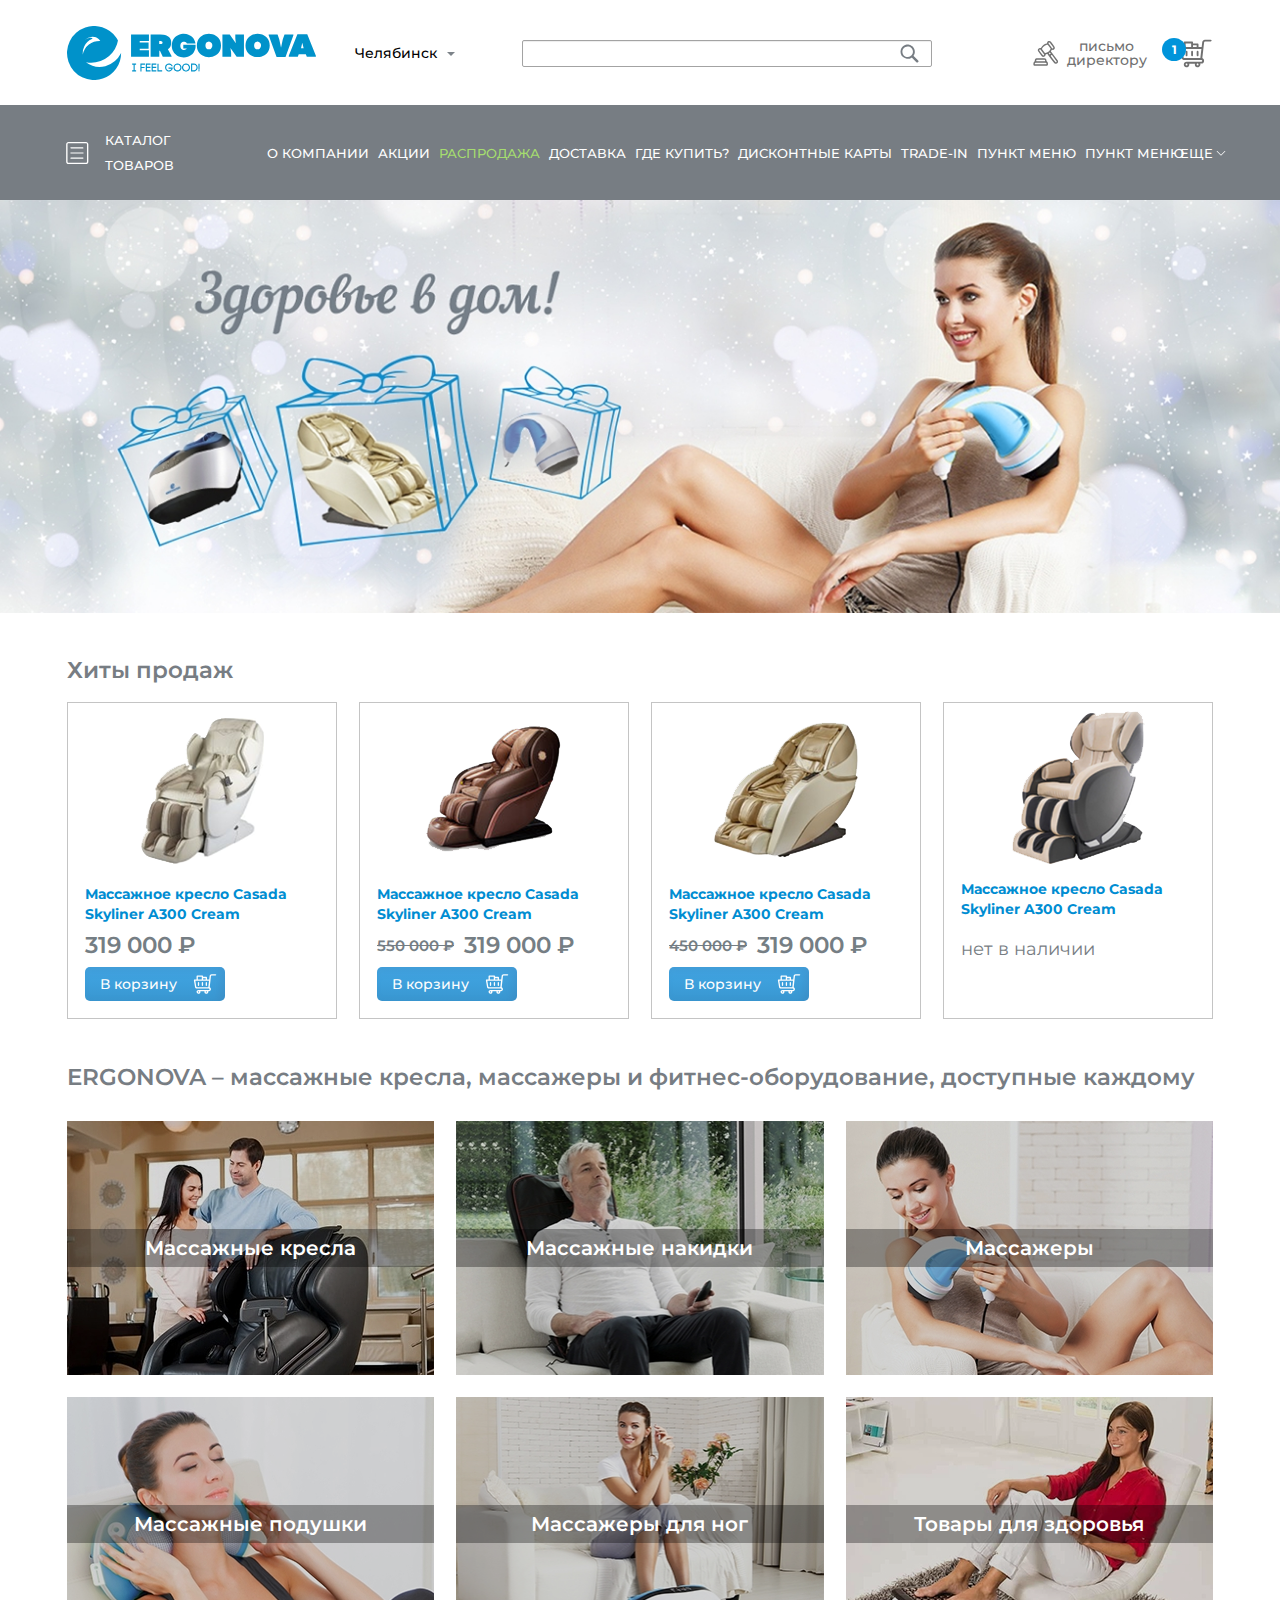
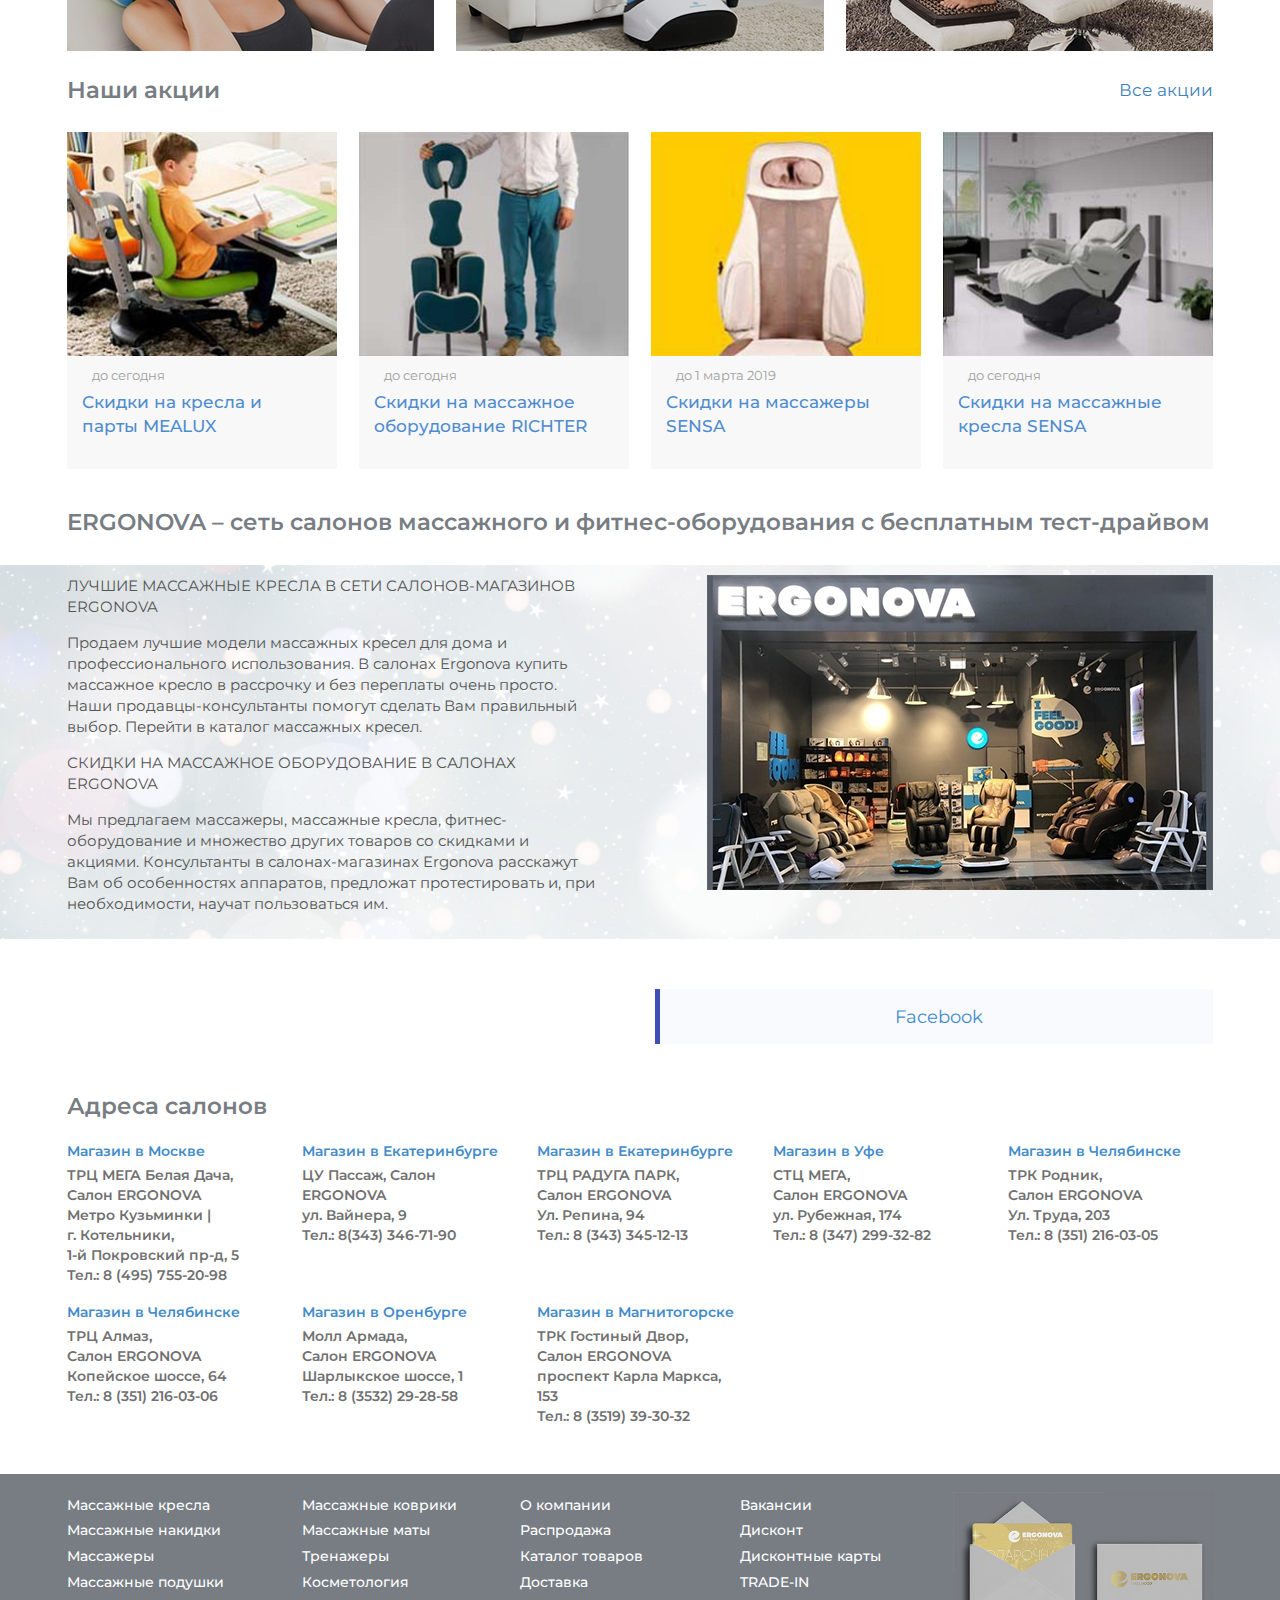
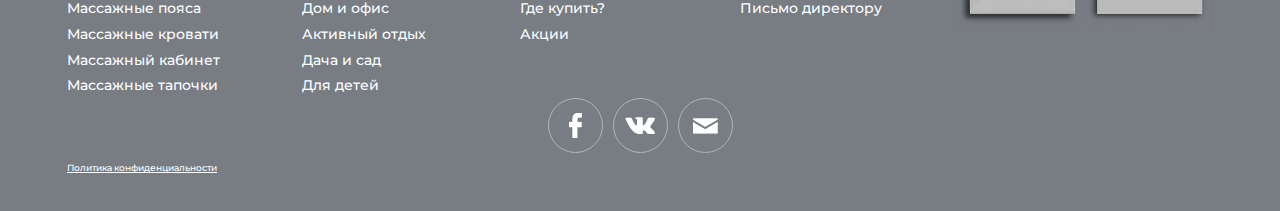
<file: index.html>
<!doctype html>
<html lang="ru">

    <head>

        <meta charset="utf-8">
        <meta http-equiv="X-UA-Compatible" content="IE=edge">
        <meta http-equiv="cleartype" content="on">

        <meta name="theme-color" content="#3E50B4">

        <meta name="SKYPE_TOOLBAR" content="SKYPE_TOOLBAR_PARSER_COMPATIBLE">
        <meta name="format-detection" content="telephone=no">

        <meta name="viewport" content="width=device-width, initial-scale=1">

        <meta name="msapplication-tap-highlight" content="no">

        <meta name="mobile-web-app-capable" content="yes">
        <meta name="apple-mobile-web-app-capable" content="yes">

        <meta name="MobileOptimized" content="320">
        <meta name="HandheldFriendly" content="True">

        <title>Main</title>

        <link href="https://fonts.googleapis.com/css?family=Montserrat:400,500,600,700,900&amp;subset=cyrillic,cyrillic-ext,latin-ext,vietnamese" rel="stylesheet">


        <link rel="stylesheet" href="css/plugins.min.css">
        <link rel="stylesheet" href="css/style.css">

        <script src="https://api-maps.yandex.ru/2.1/?lang=ru_RU"></script>

    </head>

    <body class="app app--main ">

    <svg class="main-svg-sprite main-svg-sprite--icons" xmlns="http://www.w3.org/2000/svg" xmlns:xlink="http://www.w3.org/1999/xlink"><symbol viewBox="0 0 60.013 60.013" id="basket" xmlns="http://www.w3.org/2000/svg"><path d="M11.68 12.506l-.832-5h-2.99c-.447-1.72-1.999-3-3.858-3-2.206 0-4 1.794-4 4s1.794 4 4 4c1.859 0 3.411-1.28 3.858-3h1.294l.5 3h-.028l.222 1.161v.003l2.559 13.374 1.044 5.462h.001l1.342 7.015c-2.468.186-4.525 2.084-4.768 4.475a5.01 5.01 0 0 0 4.975 5.51h2c0 3.309 2.691 6 6 6s6-2.691 6-6h11c0 3.309 2.691 6 6 6s6-2.691 6-6h4a1 1 0 1 0 0-2h-4.35c-.826-2.327-3.043-4-5.65-4s-4.824 1.673-5.65 4h-11.7c-.826-2.327-3.043-4-5.65-4s-4.824 1.673-5.65 4H15a3.01 3.01 0 0 1-2.224-.993 2.968 2.968 0 0 1-.761-2.316c.152-1.509 1.546-2.69 3.173-2.69h.841l6.128-.002L33 41.501V41.5l7.145-.002L51 41.496v-.001l4.024-.001a4.993 4.993 0 0 0 4.988-4.987V12.494l-48.332.012zm-7.68-2c-1.103 0-2-.897-2-2s.897-2 2-2 2 .897 2 2-.897 2-2 2zm42 35c2.206 0 4 1.794 4 4s-1.794 4-4 4-4-1.794-4-4 1.794-4 4-4zm-23 0c2.206 0 4 1.794 4 4s-1.794 4-4 4-4-1.794-4-4 1.794-4 4-4zm35.013-24H51v-7.011l7.013-.002v7.013zM42 39.498v-6.991h7v6.989l-7 .002zm0-8.992v-7h7v7h-7zm-18 8.997v-6.997h7v6.995l-7 .002zm0-8.997v-7h7v7h-7zm-10.235-7H22v7h-6.895l-1.34-7zm35.235-2h-7v-7h7v7zm-9 0h-7V14.5l7-.002v7.008zm-9-7v7h-7v-7h7zm2 9h7v7h-7v-7zm18 0h7v7h-7v-7zm-29-9.002v7.003h-8.618l-1.34-7L22 14.504zm-6.513 18.002H22v6.997l-5.173.002-1.34-6.999zm17.513 0h7v6.992l-7 .002v-6.994zm22.024 6.988L51 39.495v-6.989h7.013v4a2.992 2.992 0 0 1-2.989 2.988z"></path></symbol><symbol viewBox="0 0 56 54" id="card-slider" xmlns="http://www.w3.org/2000/svg"><image width="56" height="54" xmlns:xlink="http://www.w3.org/1999/xlink" xlink:href="[data-uri]"></image></symbol><symbol viewBox="0 0 35 48" id="categories-list1" xmlns="http://www.w3.org/2000/svg"><defs><path id="aca" d="M70.799 531c-.712 0-1.289-.561-1.289-1.252v-12.01l.135-.263c.043-.084 4.286-8.54 2.19-16.032-2.504-8.952-5.389-14.774-6.426-15.376-1.613-.756-14.212-.756-15.842.009-1.02.593-3.906 6.415-6.41 15.367-2.095 7.492 2.148 15.948 2.191 16.033l.134.262v12.01c0 .69-.577 1.251-1.288 1.251-.712 0-1.289-.56-1.289-1.251v-11.433c-.774-1.618-4.392-9.814-2.235-17.527 1.55-5.54 4.896-15.33 7.606-16.878 1.388-.793 6.372-.91 9.22-.91 2.848 0 7.833.117 9.22.91 2.71 1.549 6.057 11.337 7.606 16.878 2.157 7.713-1.46 15.91-2.234 17.527v11.433c0 .69-.577 1.251-1.289 1.251zm-8.49-30.004h-9.625c-2.26 0-4.1-1.786-4.1-3.982v-4.757c0-2.195 1.84-3.98 4.1-3.98h9.624c2.261 0 4.1 1.785 4.1 3.98v4.757c0 2.196-1.839 3.982-4.1 3.982zm-9.625-10.217c-.84 0-1.523.663-1.523 1.478v4.757c0 .816.684 1.479 1.523 1.479h9.624c.84 0 1.523-.663 1.523-1.479v-4.757c0-.815-.683-1.478-1.523-1.478zm4.812 33.872c-.711 0-1.288-.56-1.288-1.251v-7.523c0-.69.577-1.25 1.288-1.25.712 0 1.289.56 1.289 1.25v7.523c0 .69-.577 1.251-1.289 1.251zm-8.105 0c-.712 0-1.289-.56-1.289-1.251v-5.368c0-.691.577-1.252 1.289-1.252.711 0 1.288.56 1.288 1.252v5.368c0 .69-.577 1.251-1.288 1.251zm16.21 0c-.71 0-1.288-.56-1.288-1.251v-5.368c0-.691.577-1.252 1.289-1.252.711 0 1.288.56 1.288 1.252v5.368c0 .69-.577 1.251-1.288 1.251zm0-11.44c-.15 0-.303-.026-.452-.08-.039-.014-3.998-1.433-8.293-1.433-3.413 0-6.936 1.402-6.972 1.417-.656.264-1.41-.038-1.684-.677a1.24 1.24 0 0 1 .697-1.635c.163-.065 4.039-1.608 7.96-1.608 4.777 0 9.02 1.528 9.198 1.593a1.24 1.24 0 0 1 .753 1.611 1.289 1.289 0 0 1-1.206.812zm0 17.788h-16.21c-.712 0-1.289-.56-1.289-1.251 0-.69.577-1.251 1.289-1.251H65.6c.712 0 1.29.56 1.29 1.251 0 .69-.578 1.251-1.29 1.251z"></path></defs><use xlink:href="#aca" transform="translate(-40 -483)"></use></symbol><symbol viewBox="0 0 37 43" id="categories-list2" xmlns="http://www.w3.org/2000/svg"><defs><path id="ada" d="M76.998 600.612c0 .66-.543 1.194-1.216 1.194h-1.207l-.448 7.476c-.345 3.784-3.492 6.604-7.32 6.604h-7.51v6.341h3.13c4.267 0 7.742 2.946 7.742 6.578 0 .66-.543 1.194-1.216 1.194a1.203 1.203 0 0 1-1.215-1.194c0-2.311-2.38-4.19-5.303-4.19h-3.13v4.182c0 .66-.543 1.193-1.215 1.193a1.203 1.203 0 0 1-1.216-1.193v-4.182h-3.13c-2.923 0-5.303 1.879-5.303 4.19 0 .66-.543 1.194-1.215 1.194a1.203 1.203 0 0 1-1.216-1.194c0-3.623 3.475-6.578 7.743-6.578h3.13v-6.341h-7.51c-3.829 0-6.967-2.82-7.312-6.562l-.448-7.51h-.397A1.203 1.203 0 0 1 40 600.621c0-.66.544-1.194 1.216-1.194h4.673c.673 0 1.216.533 1.216 1.194 0 .66-.543 1.193-1.216 1.193h-1.836l.44 7.332a4.76 4.76 0 0 0 1.664 3.184c.526-2.405 2.604-4.352 5.31-5.072-1.724-4.021-5.44-13.656-2.888-16.915 1.932-2.464 6.338-3.345 9.821-3.345 3.483 0 7.89.88 9.82 3.336 2.587 3.302-1.258 13.148-2.957 17.069 2.457.82 4.303 2.666 4.794 4.919a4.783 4.783 0 0 0 1.664-3.21l.44-7.298h-1.026a1.203 1.203 0 0 1-1.216-1.193c0-.66.543-1.194 1.216-1.194h4.673c.664 0 1.216.533 1.19 1.185zm-26.056-2.108h4.13c.672 0 1.216.533 1.216 1.194 0 .66-.544 1.194-1.216 1.194h-3.406a66.23 66.23 0 0 0 2.32 6.07h8.837c2.337-5.308 4.906-13.334 3.475-15.155-1.138-1.448-4.303-2.413-7.898-2.413-3.595 0-6.768.973-7.898 2.413-.302.38-.422 1.05-.405 1.913h4.975c.672 0 1.216.534 1.216 1.194 0 .66-.544 1.194-1.216 1.194h-4.69c.137.745.336 1.549.56 2.387zm16.813 14.918c-.078-2.26-2.423-4.08-5.303-4.08h-8.69c-2.88 0-5.226 1.82-5.303 4.08.302.059.612.085.922.085h17.451c.31 0 .621-.034.923-.085z"></path></defs><use xlink:href="#ada" transform="translate(-40 -587)"></use></symbol><symbol viewBox="0 0 37 36" id="categories-list3" xmlns="http://www.w3.org/2000/svg"><defs><path id="aea" d="M70.379 694.372l-3.938 13.167 3.92 1.647c2.437.907 4.233 2.983 4.673 5.413.454 2.5-.368 5.07-2.144 6.705-.18.165-.368.323-.563.471h3.063c.711 0 1.084.559 1.084 1.112 0 .552-.373 1.112-1.084 1.112H41.903c-.711 0-1.083-.56-1.083-1.112 0-.553.372-1.112 1.083-1.112h3.31a10.679 10.679 0 0 1-1.362-.92c-2.425-1.924-3.864-4.943-3.85-8.075.015-3.21 1.452-6.318 3.844-8.308a11.17 11.17 0 0 1 5.11-2.407l-1.74-3.256H43.16c-.887 0-1.637-.529-1.955-1.381-.181-.484-.174-.988-.167-1.475l.003-.269c0-.746.077-1.514.633-2.072.4-.402.925-.606 1.558-.606h7.913c.128 0 .264-.005.402-.01.411-.016.877-.034 1.288.077.98.262 1.64 1.182 1.64 2.289v1.091c0 .046-.003.09-.007.133-.061 1.008-.606 1.8-1.458 2.102-.3.107-.607.121-.894.121H49.73l1.649 3.084c.73.031 1.45.137 2.146.314.38.097.747.24 1.102.379l.281.108a11.63 11.63 0 0 1 .95.398l8.524 3.583 3.68-12.303h-3.164c-.711 0-1.083-.559-1.083-1.111 0-.553.372-1.112 1.083-1.112h6.996l3.166-3.801a.981.981 0 0 1 .726-.345c.322-.017.646.106.862.324.42.42.428 1.059.018 1.55l-3.453 4.147c-.295.355-.721.352-1.035.348zm2.218 23.529c.502-1.333.48-2.762-.064-3.918-.596-1.268-1.6-2.218-2.826-2.674a1.89 1.89 0 0 1-.102-.043l-14.582-6.129a7.225 7.225 0 0 1-.237-.105l-.425-.175c-.4-.154-.83-.31-1.315-.48-.54-.186-1.197-.278-1.998-.278-.196 0-.4.005-.613.016a8.11 8.11 0 0 0-2.02.346c-1.273.383-2.486 1.076-3.416 1.953-.993.936-1.776 2.089-2.204 3.246-.521 1.41-.685 2.738-.515 4.183.299 2.532 1.916 4.878 4.22 6.12a9.17 9.17 0 0 0 3.842 1.068c.383.018.777.016 1.16.015h16.283c.887 0 1.66-.162 2.296-.479.66-.328 1.093-.648 1.546-1.14.401-.438.791-1.051.97-1.526zm-29.23-21.332v.017l.095.001h8.773a.486.486 0 0 1 .009-.028c.003-.042.009-.095.012-.123l.001-.921c.001-.073.003-.146-.003-.219v-.014l-.005-.017a.38.38 0 0 1-.024-.036h-8.85v.008l-.103.002a2.21 2.21 0 0 0-.01.236v.847c-.002.113-.002.187.005.248zm15.112 22.186c0 .552-.372 1.111-1.084 1.111h-5.41c-.711 0-1.084-.559-1.084-1.111 0-.284.096-.551.269-.753.198-.23.488-.359.815-.359h1.03l-.637-1.193c-1.206.33-2.473.099-3.435-.638-1.553-1.191-2.056-3.242-1.224-4.988.792-1.665 2.744-2.599 4.536-2.174 1.755.418 3.033 1.988 3.108 3.82.002.03.004.07.003.114.001.034-.001.079-.005.122-.04 1-.427 1.945-1.067 2.621l1.233 2.305.006.011h1.862c.712 0 1.084.56 1.084 1.112zm-5.87-7.456a1.722 1.722 0 0 0-1.236-.531h-.027c-.997.016-1.826.843-1.812 1.806.016.99.826 1.814 1.776 1.814h.026a1.83 1.83 0 0 0 1.81-1.814 1.892 1.892 0 0 0-.536-1.275z"></path></defs><use xlink:href="#aea" transform="translate(-40 -688)"></use></symbol><symbol viewBox="0 0 48 34" id="categories-list4" xmlns="http://www.w3.org/2000/svg"><defs><path id="afa" d="M88 816.023C88 822.083 83.09 827 77.048 827s-10.953-4.916-10.953-10.976v-.095H65l.571 2.29c.153.615-.22 1.23-.833 1.385-.093.023-.17.047-.262.047a1.17 1.17 0 0 1-1.119-.883l-.714-2.839h-.715v.095c0 6.06-4.91 10.976-10.952 10.976C44.935 827 40 822.084 40 816.024c0-6.059 4.935-10.998 10.976-10.998 1.255 0 2.447.228 3.571.62l2.953-3.603-.381-1.98a1.21 1.21 0 0 1-.024-.192h-3.38a1.906 1.906 0 0 1-1.906-1.908c0-1.055.853-1.909 1.905-1.909h4.572c1.052 0 1.904.854 1.904 1.91 0 .658-.326 1.254-.833 1.598.004.015-.003.032 0 .047l.333 1.79h11.858l-2.762-6.824a1.15 1.15 0 0 1 .095-1.074c.212-.316.571-.5.952-.5h4.738c.445 0 .86.263 1.048.667l1.286 2.768c.265.574 0 1.26-.572 1.527a1.118 1.118 0 0 1-1.5-.549l-.976-2.123h-2.333l2.738 6.68c.046.116.064.259.071.382l.19 3.006c.818-.196 1.648-.333 2.525-.333 6.04 0 10.952 4.94 10.952 10.998zm-28.357 0a8.728 8.728 0 0 0-4.429-7.587l-2.786 3.412a4.425 4.425 0 0 1 2.953 4.175 4.408 4.408 0 0 1-4.405 4.414c-2.432 0-4.429-1.974-4.429-4.414 0-1.936 1.27-3.577 3-4.175a1.11 1.11 0 0 1 .167-.286l3.262-3.985c-.646-.154-1.308-.262-2-.262-4.782 0-8.69 3.914-8.69 8.708 0 4.796 3.908 8.685 8.69 8.685 4.783 0 8.667-3.889 8.667-8.685zm-10.81 0c0 1.175.971 2.124 2.143 2.124a2.12 2.12 0 0 0 2.12-2.124 2.119 2.119 0 0 0-2.12-2.123c-1.172 0-2.143.949-2.143 2.123zm17.524-2.386a10.997 10.997 0 0 1 5.929-7.491l-.143-2.458H59.095l-2.429 2.959a11.009 11.009 0 0 1 5 6.99zm19.357 2.386c0-4.794-3.885-8.708-8.666-8.708-.829 0-1.622.14-2.381.358l.285 4.461a4.345 4.345 0 0 1 2.096-.524c2.432 0 4.428 1.975 4.428 4.413 0 2.44-1.996 4.414-4.428 4.414a4.408 4.408 0 0 1-4.405-4.414c0-.467.08-.912.214-1.336-.018-.07-.043-.139-.047-.214l-.358-5.798c-2.435 1.541-4.071 4.254-4.071 7.348 0 4.796 3.884 8.685 8.667 8.685 4.781 0 8.666-3.889 8.666-8.685zm-8.666 2.124c1.171 0 2.143-.949 2.143-2.124 0-1.174-.972-2.123-2.143-2.123a2.12 2.12 0 0 0-2.12 2.123 2.12 2.12 0 0 0 2.12 2.124z"></path></defs><use xlink:href="#afa" transform="translate(-40 -793)"></use></symbol><symbol viewBox="0 0 41 41" id="categories-list5" xmlns="http://www.w3.org/2000/svg"><defs><path id="aga" d="M81 908.244a3.217 3.217 0 0 1-1.445 2.699v1.104c0 4.93-3.238 9.256-7.909 10.619v.427c0 1.602-1.294 2.906-2.885 2.906a2.9 2.9 0 0 1-2.789-2.173H55.74A2.9 2.9 0 0 1 52.95 926c-1.59 0-2.884-1.304-2.884-2.906v-.428c-4.671-1.37-7.909-5.695-7.909-10.618v-.733a3.265 3.265 0 0 1-2.157-3.07 3.26 3.26 0 0 1 2.155-3.07 7.136 7.136 0 0 1 .002-.37c-.04-1.644-.117-4.716 3.274-6.543a6.435 6.435 0 0 1-.031-.62c0-3.744 3.023-6.79 6.738-6.79 2.983 0 5.6 1.978 6.448 4.838 4.424.904 7.64 4.745 7.792 9.287h11.378c1.789 0 3.244 1.466 3.244 3.268zm-33.123-8.685l-.839.35c-2.804 1.18-2.756 3.137-2.713 4.864 0 .072 0 .14.002.203H64.2c-.16-3.698-2.963-6.779-6.643-7.235l-.795-.099-.142-.798a4.564 4.564 0 0 0-4.49-3.8c-2.516 0-4.563 2.061-4.563 4.597 0 .349.037.691.112 1.017zm29.879 7.608H43.245c-.59 0-1.07.483-1.07 1.077 0 .595.48 1.078 1.07 1.078h34.51c.59 0 1.07-.483 1.07-1.078 0-.594-.48-1.077-1.07-1.077zm-9.698 14.468v1.458c0 .394.319.715.71.715.392 0 .71-.32.71-.715v-2.177l.867-.186c4.082-.835 7.042-4.486 7.042-8.683v-.534H44.332v.534c0 4.2 2.96 7.856 7.038 8.69l.87.175v2.181c0 .394.32.715.71.715.392 0 .71-.32.71-.715v-1.458zm-18.446-4.675c.039.291-.038.58-.216.812a1.08 1.08 0 0 1-1.523.197c-.875-.671-1.48-1.588-1.702-2.58a1.11 1.11 0 0 1 .833-1.307 1.087 1.087 0 0 1 1.295.833c.104.485.421.953.894 1.322.23.173.38.43.419.723zm11.393 2.36a1.098 1.098 0 0 1-1.045 1.138c-.743.03-1.724.066-2.71.066-2.557 0-4.59-.257-6.397-.806h-.002a1.08 1.08 0 0 1-.638-.532 1.088 1.088 0 0 1-.08-.83 1.086 1.086 0 0 1 1.357-.732c2.681.815 5.612.765 8.383.643.595-.002 1.11.47 1.132 1.053zm-2.175-27.67c0-1.734 1.4-3.145 3.122-3.145s3.123 1.411 3.123 3.145c0 1.735-1.401 3.146-3.123 3.146-1.721 0-3.122-1.411-3.122-3.146zm3.122.947a.951.951 0 0 0 .948-.953.952.952 0 0 0-.948-.955.952.952 0 0 0-.947.955.95.95 0 0 0 .947.953zm-21.894-3.663c0-2.17 1.752-3.934 3.905-3.934 2.154 0 3.906 1.761 3.906 3.927 0 2.17-1.752 3.935-3.906 3.935-2.153 0-3.905-1.762-3.905-3.928zm3.905 1.737c.955 0 1.731-.78 1.731-1.737a1.74 1.74 0 0 0-1.73-1.744c-.955 0-1.731.78-1.731 1.737a1.74 1.74 0 0 0 1.73 1.744zm24.077 8.157c0-.603.488-1.095 1.088-1.095.6 0 1.087.492 1.087 1.095 0 .604-.488 1.096-1.087 1.096-.6 0-1.088-.492-1.088-1.096zm-12.94 2.897c0-.604.487-1.095 1.087-1.095s1.088.491 1.088 1.095c0 .605-.488 1.096-1.088 1.096-.6 0-1.087-.491-1.087-1.096zm-2.876-13.761c0-.604.487-1.096 1.087-1.096s1.088.492 1.088 1.096c0 .604-.488 1.095-1.088 1.095-.6 0-1.087-.491-1.087-1.095z"></path></defs><use xlink:href="#aga" transform="translate(-40 -885)"></use></symbol><symbol viewBox="0 0 42 42" id="categories-list6" xmlns="http://www.w3.org/2000/svg"><defs><path id="aha" d="M81 1027.786c0 .669-.544 1.212-1.213 1.212H72.25a1.214 1.214 0 0 1-1.212-1.212c0-2.274 1.572-4.269 3.769-4.824v-28.83H68.28v21.134h.672c.746 0 1.482.387 1.968 1.035.43.574.658 1.287.658 2.062 0 .774-.227 1.487-.658 2.06-.486.65-1.222 1.037-1.968 1.037H51.047c-.746 0-1.481-.387-1.968-1.035-.43-.574-.658-1.287-.658-2.062 0-.775.228-1.488.658-2.062.486-.648 1.222-1.035 1.968-1.035h.672v-21.133h-6.527v28.829c2.197.555 3.77 2.55 3.77 4.824 0 .669-.544 1.212-1.213 1.212h-7.538a1.214 1.214 0 0 1-1.213-1.212c0-2.274 1.572-4.269 3.77-4.824v-28.83h-.673c-1.938 0-3.097-1.813-3.097-3.567 0-1.754 1.159-3.568 3.097-3.568h35.808c1.938 0 3.097 1.814 3.097 3.568s-1.159 3.568-3.097 3.568h-.672v28.829c2.197.555 3.769 2.55 3.769 4.824zm-30.154-9.423c0 .28.09.501.167.604.029.037.05.058.06.068h17.852a.502.502 0 0 0 .06-.069c.077-.102.167-.322.167-.603 0-.282-.09-.501-.167-.604a.471.471 0 0 0-.06-.069H51.074a.462.462 0 0 0-.061.069c-.077.103-.167.322-.167.604zm22.95 8.21h4.445a2.494 2.494 0 0 0-2.223-1.344c-.949 0-1.786.517-2.223 1.344zm4.779-36.008c0-.761-.431-1.143-.672-1.143h-7.74v2.286h7.74c.241 0 .672-.382.672-1.143zm-12.18-1.143v2.286h1.343v-2.286zm-14.135 0v2.286h1.344v-2.286zm13.594 25.844v-21.133h-11.71v21.133zm-1.885-23.558v-2.286h-7.94v2.286zm-22.212 34.865h4.446a2.495 2.495 0 0 0-2.223-1.344c-.95 0-1.786.517-2.223 1.344zm.338-37.151c-.24 0-.672.382-.672 1.143s.431 1.143.672 1.143h7.74v-2.286z"></path></defs><use xlink:href="#aha" transform="translate(-39 -987)"></use></symbol><symbol viewBox="0 0 33 33" id="categories-list7" xmlns="http://www.w3.org/2000/svg"><defs><path id="aia" d="M53.535 1097.497H47.09c-.272 0-.535-.1-.74-.28a199.95 199.95 0 0 0-4.932-4.182c-.866-.719-1.367-1.704-1.417-2.78-.05-1.078.358-2.107 1.15-2.9l.209-.208c.79-.79 1.817-1.197 2.895-1.148 1.077.05 2.064.55 2.778 1.407.048.059 4.207 5.14 6.4 7.333.251.252.54.526.855.815a1.118 1.118 0 0 1-.754 1.943zm-6.022-2.237h3.326c-2.3-2.484-5.38-6.248-5.53-6.431a1.599 1.599 0 0 0-1.155-.596c-.445-.021-.873.155-1.212.495l-.208.208c-.342.342-.52.773-.499 1.215.021.44.236.85.606 1.157.02.016 2.438 1.995 4.672 3.952zM65.728 1119h-18.46a1.118 1.118 0 0 1-1.117-1.119v-3.076c0-.618.5-1.119 1.118-1.119h18.46c.617 0 1.117.501 1.117 1.119v3.076c0 .618-.5 1.119-1.118 1.119zm-17.341-2.237H64.61v-.84H48.387zm15.811-3.917H48.8c-3.916 0-7.593-3.146-8.198-7.013l-.116-.744c-.27-1.729-.487-4.514-.487-5.668 0-.617.5-1.118 1.118-1.118h30.766c.617 0 1.118.5 1.118 1.118 0 1.404-.219 3.947-.488 5.668l-.116.744c-.604 3.867-4.282 7.013-8.198 7.013zm-21.387-7.359c.44 2.825 3.127 5.123 5.988 5.123h15.4c2.86 0 5.546-2.298 5.987-5.122l.117-.745c.189-1.208.355-2.896.425-4.204H42.274c.073 1.271.237 3.032.42 4.205z"></path></defs><use xlink:href="#aia" transform="translate(-40 -1086)"></use></symbol><symbol viewBox="0 0 37 37" id="categories-list8" xmlns="http://www.w3.org/2000/svg"><defs><path id="aja" d="M77.003 1224.575c-.01.706-.57 1.272-1.255 1.273H73.62c-.497 1.26-1.698 2.15-3.099 2.15-1.844 0-3.345-1.543-3.345-3.442 0-1.357.77-2.53 1.882-3.09l-1.653-8.525h-2.14c.156.8.239 1.627.239 2.473 0 6.94-5.487 12.585-12.23 12.585-6.745 0-12.231-5.646-12.231-12.585 0-3.227 1.188-6.173 3.136-8.403v-13.43h-2.942c-.695-.01-1.25-.597-1.24-1.31.01-.705.57-1.272 1.254-1.272l.017.001h4.165c.692 0 1.255.578 1.255 1.29v6.238h13.38c.692 0 1.255.58 1.255 1.291v6.133a12.63 12.63 0 0 1 3.147 4.407h3.964c.597 0 1.114.437 1.23 1.039l1.922 9.898a3.402 3.402 0 0 1 2.034 1.97h2.147c.69.01 1.246.597 1.236 1.31zm-7.318-.019c0 .491.36.86.836.86.477 0 .836-.369.836-.86 0-.49-.36-.86-.836-.86s-.836.37-.836.86zm-10.872-23.446H46.688v3.709a11.907 11.907 0 0 1 6.585-1.99c1.994 0 3.876.497 5.54 1.372zm-15.26 14.304c0 5.516 4.36 10.003 9.72 10.003s9.722-4.487 9.722-10.003c0-5.515-4.361-10.002-9.722-10.002-5.36 0-9.72 4.487-9.72 10.002zm3.762 0c0-3.38 2.673-6.13 5.958-6.13 3.286 0 5.959 2.75 5.959 6.13 0 3.381-2.673 6.131-5.959 6.131-3.285 0-5.958-2.75-5.958-6.13zm5.958 3.55c1.902 0 3.45-1.593 3.45-3.55 0-1.956-1.548-3.549-3.45-3.549-1.902 0-3.449 1.593-3.449 3.55 0 1.956 1.547 3.548 3.45 3.548z"></path></defs><use xlink:href="#aja" transform="translate(-40 -1191)"></use></symbol><symbol viewBox="0 0 20 20" id="chevron-down" xmlns="http://www.w3.org/2000/svg"><path d="M17.418 6.109c.272-.268.709-.268.979 0s.271.701 0 .969l-7.908 7.83a.697.697 0 0 1-.979 0l-7.908-7.83c-.27-.268-.27-.701 0-.969s.709-.268.979 0L10 13.25l7.418-7.141z"></path></symbol><symbol viewBox="0 0 20 20" id="chevron-left" xmlns="http://www.w3.org/2000/svg"><path d="M13.891 17.418c.268.272.268.709 0 .979s-.701.271-.969 0l-7.83-7.908a.697.697 0 0 1 0-.979l7.83-7.908c.268-.27.701-.27.969 0s.268.709 0 .979L6.75 10l7.141 7.418z"></path></symbol><symbol viewBox="0 0 20 20" id="chevron-right" xmlns="http://www.w3.org/2000/svg"><path d="M13.25 10L6.109 2.58a.697.697 0 0 1 0-.979.68.68 0 0 1 .969 0l7.83 7.908a.697.697 0 0 1 0 .979l-7.83 7.908c-.268.271-.701.27-.969 0s-.268-.707 0-.979L13.25 10z"></path></symbol><symbol viewBox="0 0 20 20" id="chevron-up" xmlns="http://www.w3.org/2000/svg"><path d="M2.582 13.891c-.272.268-.709.268-.979 0s-.271-.701 0-.969l7.908-7.83a.697.697 0 0 1 .979 0l7.908 7.83c.27.268.27.701 0 .969s-.709.268-.978 0L10 6.75l-7.418 7.141z"></path></symbol><symbol viewBox="0 0 24 24" id="close" xmlns="http://www.w3.org/2000/svg"><path d="M18.984 6.422L13.406 12l5.578 5.578-1.406 1.406L12 13.406l-5.578 5.578-1.406-1.406L10.594 12 5.016 6.422l1.406-1.406L12 10.594l5.578-5.578z"></path></symbol><symbol viewBox="-467 269 24 24" id="favorite" xmlns="http://www.w3.org/2000/svg"><path d="M-455 290.4l-1.5-1.3c-5.1-4.7-8.5-7.8-8.5-11.5 0-3.1 2.4-5.5 5.5-5.5 1.7 0 3.4.8 4.5 2.1 1.1-1.3 2.8-2.1 4.5-2.1 3.1 0 5.5 2.4 5.5 5.5 0 3.8-3.4 6.9-8.5 11.5l-1.5 1.3z"></path></symbol><symbol viewBox="-467 269 24 24" id="favorite_border" xmlns="http://www.w3.org/2000/svg"><path d="M-450.5 272c-1.7 0-3.4.8-4.5 2.1-1.1-1.3-2.8-2.1-4.5-2.1-3.1 0-5.5 2.4-5.5 5.5 0 3.8 3.4 6.9 8.5 11.5l1.5 1.3 1.5-1.3c5.1-4.7 8.5-7.8 8.5-11.5 0-3.1-2.4-5.5-5.5-5.5zm-4.4 15.5l-.1.1-.1-.1c-4.8-4.3-7.9-7.2-7.9-10 0-2 1.5-3.5 3.5-3.5 1.5 0 3 1 3.6 2.4h1.9c.5-1.4 2-2.4 3.6-2.4 2 0 3.5 1.5 3.5 3.5-.1 2.9-3.2 5.7-8 10z"></path></symbol><symbol id="korzina" viewBox="0 0 51.9 47.2" xml:space="preserve" xmlns="http://www.w3.org/2000/svg"><path d="M3.3 14.8c.4-.8 1-1.1 1.8-1h3.8v-.5V7c0-1.1.6-1.6 1.6-1.6h10.8c1.1 0 1.6.6 1.6 1.6v1.2h6.8c1 0 1.6.6 1.6 1.6v4h4.8c.1-.9.2-1.9.3-2.9.3-1.6.4-3.3.6-4.9.3-2 2-3.4 4-3.5h8.7c.7 0 1.2.4 1.5 1v.7c-.4.8-1 1.1-1.9 1h-8c-.9 0-1.5.5-1.5 1.5V7l-1.2 10.5c-.5 4.1-.9 8.1-1.4 12.2-.1.7-.1 1.2.7 1.5 0 0 .1 0 .1.1 1.5 1 2.1 2.9 1.6 4.7-.5 1.7-2.1 2.9-3.9 3H34c.5 2 0 3.7-1.7 4.9-1.4 1-2.9 1-4.4.2-2-1.1-2.5-2.9-2-5h-8.8v.1c0 .1.1.2.1.3.3 1.7-.1 3.2-1.5 4.3-1.4 1.1-2.9 1.2-4.5.4-1.6-.8-2.3-2.2-2.3-3.9.1-2.3 1.9-4 4.3-4h22.4c.7 0 1.2-.6 1.3-1.2.1-.7-.3-1.3-1-1.5-.2-.1-.5-.1-.7-.1H9.9c-2.2 0-3.9-1.4-4.3-3.5-.6-3.8-1.3-7.6-1.9-11.3-.2-1-.4-2-.5-3 .1-.4.1-.6.1-.9zm3 1.8c.1.9.3 1.8.4 2.6.5 3.3 1.1 6.6 1.6 9.9.2 1.1.6 1.5 1.7 1.5h24.1c.5-4.7 1-9.3 1.6-14H6.3zm5.4-8.4v5.6h8.4V8.2h-8.4zm16.8 5.6V11h-5.6v2.8h5.6zm1.4 28c.8 0 1.4-.7 1.4-1.4 0-.8-.7-1.4-1.4-1.4-.8 0-1.4.7-1.4 1.4 0 .8.7 1.4 1.4 1.4zm-16.8 0c.8 0 1.4-.6 1.4-1.4 0-.8-.6-1.4-1.4-1.4-.8 0-1.4.6-1.4 1.4 0 .8.6 1.4 1.4 1.4z"></path><path class="arst0" d="M31.3 23.6v-2.7c0-.9-.6-1.5-1.4-1.5-.8 0-1.4.6-1.4 1.5v5.4c0 .9.6 1.5 1.4 1.5.8 0 1.4-.6 1.4-1.5v-2.7zM22.9 23.6v-2.7c0-.9-.6-1.5-1.4-1.5-.8 0-1.4.6-1.4 1.5v5.4c0 .9.6 1.5 1.4 1.5.8 0 1.4-.6 1.4-1.5v-2.7zM14.5 23.6v-2.7c0-.9-.6-1.5-1.4-1.5-.8 0-1.4.6-1.4 1.5v5.4c0 .9.6 1.5 1.4 1.5.8 0 1.4-.6 1.4-1.5v-2.7z"></path><g class="arst1"><path class="arst2" d="M-73.6 42.5c0-2.5 2.2-4.4 4.6-3.9.7.1.9 0 1.3-.6 2.2-3.9 5.5-6.4 9.8-7.4.6-.1.8-.3.9-1 .1-1.7 1.1-2.9 2.8-3.4 1.7-.5 3.1 0 4.2 1.4l6 8.1c1.1 1.5 1.2 3.1.2 4.6-1 1.5-2.4 2-4.2 1.6-.1 0-.3-.1-.4-.1-.8.7-1.1 1.7-1.7 2.5-.3.4.2.7.4 1 3.8 5.1 7.6 10.2 11.5 15.2 1 1.4 1.2 2.9.3 4.4-.8 1.4-2.1 2-3.8 1.9-1.3-.1-2.2-.9-3-1.9-3.7-5-7.5-9.9-11.2-14.9-.4-.6-.8-.9-1.5-.5-.2.1-.4.2-.6.2-1.2.1-1.7.5-1.9 1.9-.2 1.5-1.4 2.4-2.9 2.8-1.5.3-2.8-.1-3.7-1.3-2.2-2.8-4.4-5.8-6.5-8.6-.5-.6-.7-1.4-.6-2zm17.3-9.6c-3.4 0-9 4.2-9.8 7.4-.1.3 0 .5.2.8 1.6 2.1 3.1 4.2 4.7 6.2.3.4.6.4 1 .4 4.3-.8 7.5-3.2 9.4-7.1.2-.4.2-.7 0-1-1.6-2.1-3.1-4.1-4.7-6.2-.2-.4-.4-.6-.8-.5zM-39.9 63c0-.3-.1-.6-.3-.8l-8.1-10.8c-.3-.4-.6-.4-.9-.1-.2.2-.5.4-.7.6-.8.4-.7.8-.2 1.4 2.4 3.2 4.8 6.4 7.2 9.5.3.4.6.8 1 1.2.4.4.8.4 1.3.2.4-.2.6-.6.7-1.2zm-14.6-33.3c0 .6.1.8.2 1 2.1 2.7 4.1 5.5 6.2 8.2.4.6 1 .7 1.7.4.8-.4.9-1.2.3-2.1-1.4-1.9-2.9-3.9-4.4-5.8-.6-.7-1.1-1.5-1.7-2.2-.4-.5-.9-.7-1.5-.4-.5.1-.8.6-.8.9zm-9 22.2c.5 0 .9-.2 1.1-.6.3-.6.1-1.1-.2-1.5-2-2.7-4-5.3-6-8-.5-.7-1.1-.9-1.9-.4-.7.4-.7 1.2-.2 2 2 2.6 4 5.3 5.9 7.9.4.3.7.6 1.3.6zm11.2-1.7c.3 0 1.8-1.4 1.8-1.6 0-.3-1.5-2-1.7-2-.2 0-1.8 1.4-1.8 1.6 0 .3 1.5 2.1 1.7 2z"></path><path class="arst2" d="M-68.6 70.2h-11.1c-1.5 0-1.8-.4-1.8-1.8V66c.1-1.2.5-2.3 1.6-2.9.9-.5 1-1.2 1-2 0-2 1.1-3.5 3-3.9.3-.1.7-.1 1-.1H-62c2.5 0 4 1.6 4 4 0 .9.1 1.4 1 1.9 1 .6 1.5 1.7 1.6 2.9v2.4c0 1.5-.4 1.9-1.8 1.9h-11.4zm.1-2.5h9.1c1.4 0 1.5 0 1.3-1.4-.1-1-.6-1.4-1.8-1.4h-18c-.9.2-1.2.9-1.1 2.2.1 1 .8.6 1.2.6h9.3zm-.1-5.4h7.2c.3 0 .7.1.8-.4.3-1.5-.2-2.2-1.8-2.2h-12.2c-.3 0-.6 0-.9.1-1 .3-.8 1.2-.8 2 0 .9.7.5 1.1.5h6.6z"></path></g></symbol><symbol viewBox="0 0 52 52" id="list" xmlns="http://www.w3.org/2000/svg"><image width="52" height="52" xmlns:xlink="http://www.w3.org/1999/xlink" xlink:href="[data-uri]"></image></symbol><symbol viewBox="0 0 40 30" id="list-mark" xmlns="http://www.w3.org/2000/svg"><image width="40" height="30" xmlns:xlink="http://www.w3.org/1999/xlink" xlink:href="[data-uri]"></image></symbol><symbol viewBox="0 0 36 31" id="little-cart" xmlns="http://www.w3.org/2000/svg"><image width="36" height="31" xmlns:xlink="http://www.w3.org/1999/xlink" xlink:href="[data-uri]"></image></symbol><symbol id="lupa" viewBox="0 0 78.7 71.8" xml:space="preserve" xmlns="http://www.w3.org/2000/svg"><path d="M32.4 7.5h2.3c.2 0 .3 0 .5.1.9.1 1.9.2 2.8.4 5.3 1.1 9.7 3.7 13.1 7.9 3.9 4.8 5.5 10.3 5 16.5-.3 3.3-1.4 6.5-3.1 9.3-.3.5-.6.9-.9 1.4l.3.3L66 57c.9.8 1.6 1.7 1.8 2.9v.9c0 .1 0 .1-.1.2-.3 1.5-1.2 2.6-2.7 3.1-1.5.5-2.8.1-4-1L48.7 50.8l-2.2-2.2c-.2.1-.3.2-.5.3-4.6 3-9.7 4.3-15.1 3.6-4.5-.5-8.5-2.3-11.9-5.2-6.8-5.8-9.5-15-7.1-23.5 1.5-5.3 4.7-9.4 9.2-12.5 2.8-1.9 5.9-3.1 9.3-3.5.7-.1 1.3-.2 2-.3zm.9 6c-9.5.2-17.1 8.4-16.2 18.1.7 8.7 8.3 15.7 17.7 15 8.9-.6 16.1-8.4 15.3-17.9-.7-8.7-8-15.4-16.8-15.2z"></path></symbol><symbol viewBox="0 0 24 24" id="menu" xmlns="http://www.w3.org/2000/svg"><path d="M3 18h18v-2H3v2zm0-5h18v-2H3v2zm0-7v2h18V6H3z"></path></symbol><symbol viewBox="0 0 21 16" id="menu-burger" xmlns="http://www.w3.org/2000/svg"><image width="21" height="16" xmlns:xlink="http://www.w3.org/1999/xlink" xlink:href="[data-uri]"></image></symbol><symbol viewBox="0 0 50 50" id="menu2" xmlns="http://www.w3.org/2000/svg"><path d="M0 3h50v2H0zM0 17h50v2H0zM0 31h50v2H0zM0 45h50v2H0z"></path></symbol><symbol id="menyu_beloe" viewBox="0 0 85.9 78.3" xml:space="preserve" xmlns="http://www.w3.org/2000/svg"><path d="M41.2 40.9H23.4c-1.4 0-1.8-.3-1.8-1.6 0-1.4.3-1.8 1.8-1.8h35.9c1.4 0 1.8.3 1.8 1.6 0 1.4-.3 1.6-1.8 1.6-6.2.2-12.2.2-18.1.2zM41.1 25.5H23.5c-1.4 0-1.9-.5-1.9-1.8s.5-1.6 1.9-1.6h35.4c1.4 0 1.9.5 1.9 1.8s-.5 1.6-1.9 1.6H41.1zM41.2 52.8H59c1.4 0 2.2 1.3 1.6 2.6-.3.6-.8.8-1.4.8h-36c-1.1 0-1.6-.5-1.6-1.6s.5-1.6 1.6-1.6c6-.2 11.9-.2 18-.2z"></path><g><path class="azst0" d="M68.6 72.6H15.8c-3.8 0-7-3.2-7-7V12.7c0-3.8 3.2-7 7-7h52.8c3.8 0 7 3.2 7 7v52.8c0 3.9-3 7.1-7 7.1zM15.8 9.9c-1.6 0-2.9 1.3-2.9 2.9v52.8c0 1.6 1.3 2.9 2.9 2.9h52.8c1.6 0 2.9-1.3 2.9-2.9V12.7c0-1.6-1.3-2.9-2.9-2.9H15.8z"></path></g></symbol><symbol id="menyu_seroe" viewBox="0 0 85.9 78.3" xml:space="preserve" xmlns="http://www.w3.org/2000/svg"><path d="M41.2 40.9H23.4c-1.4 0-1.8-.3-1.8-1.6 0-1.4.3-1.8 1.8-1.8h35.9c1.4 0 1.8.3 1.8 1.6 0 1.4-.3 1.6-1.8 1.6-6.2.2-12.2.2-18.1.2zM41.1 25.5H23.5c-1.4 0-1.9-.5-1.9-1.8s.5-1.6 1.9-1.6h35.4c1.4 0 1.9.5 1.9 1.8s-.5 1.6-1.9 1.6H41.1zM41.2 52.8H59c1.4 0 2.2 1.3 1.6 2.6-.3.6-.8.8-1.4.8h-36c-1.1 0-1.6-.5-1.6-1.6s.5-1.6 1.6-1.6c6-.2 11.9-.2 18-.2z"></path><g><path class="bast0" d="M68.6 72.6H15.8c-3.8 0-7-3.2-7-7V12.7c0-3.8 3.2-7 7-7h52.8c3.8 0 7 3.2 7 7v52.8c0 3.9-3 7.1-7 7.1zM15.8 9.9c-1.6 0-2.9 1.3-2.9 2.9v52.8c0 1.6 1.3 2.9 2.9 2.9h52.8c1.6 0 2.9-1.3 2.9-2.9V12.7c0-1.6-1.3-2.9-2.9-2.9H15.8z"></path></g></symbol><symbol viewBox="0 0 24 24" id="more_horiz" xmlns="http://www.w3.org/2000/svg"><path d="M12 9.984c1.078 0 2.016.938 2.016 2.016s-.938 2.016-2.016 2.016S9.984 13.078 9.984 12 10.922 9.984 12 9.984zm6 0c1.078 0 2.016.938 2.016 2.016s-.938 2.016-2.016 2.016-2.016-.938-2.016-2.016.938-2.016 2.016-2.016zm-12 0c1.078 0 2.016.938 2.016 2.016S7.078 14.016 6 14.016 3.984 13.078 3.984 12 4.922 9.984 6 9.984z"></path></symbol><symbol viewBox="0 0 24 24" id="more_vert" xmlns="http://www.w3.org/2000/svg"><path d="M12 15.984c1.078 0 2.016.938 2.016 2.016s-.938 2.016-2.016 2.016S9.984 19.078 9.984 18s.938-2.016 2.016-2.016zm0-6c1.078 0 2.016.938 2.016 2.016s-.938 2.016-2.016 2.016S9.984 13.078 9.984 12 10.922 9.984 12 9.984zm0-1.968c-1.078 0-2.016-.938-2.016-2.016S10.922 3.984 12 3.984s2.016.938 2.016 2.016S13.078 8.016 12 8.016z"></path></symbol><symbol viewBox="0 0 61 58" id="options" xmlns="http://www.w3.org/2000/svg"><image width="61" height="58" xmlns:xlink="http://www.w3.org/1999/xlink" xlink:href="[data-uri]"></image></symbol><symbol viewBox="0 0 79 93" id="pdf" xmlns="http://www.w3.org/2000/svg"><image width="79" height="93" xmlns:xlink="http://www.w3.org/1999/xlink" xlink:href="[data-uri]"></image></symbol><symbol id="pismo_direktoru" viewBox="0 0 51.9 47.2" xml:space="preserve" xmlns="http://www.w3.org/2000/svg"><style>.bfst0{display:none}.bfst1{display:inline;fill:#787e83}.bfst2{fill:#727272}</style><g class="bfst0"><path class="bfst1" d="M3.3 14.8c.4-.8 1-1.1 1.8-1h3.8v-.5V7c0-1.1.6-1.6 1.6-1.6h10.8c1.1 0 1.6.6 1.6 1.6v1.2h6.8c1 0 1.6.6 1.6 1.6v4h4.8c.1-.9.2-1.9.3-2.9.3-1.6.4-3.3.6-4.9.3-2 2-3.4 4-3.5h8.7c.7 0 1.2.4 1.5 1v.7c-.4.8-1 1.1-1.9 1h-8c-.9 0-1.5.5-1.5 1.5V7l-1.2 10.5c-.5 4.1-.9 8.1-1.4 12.2-.1.7-.1 1.2.7 1.5 0 0 .1 0 .1.1 1.5 1 2.1 2.9 1.6 4.7-.5 1.7-2.1 2.9-3.9 3H34c.5 2 0 3.7-1.7 4.9-1.4 1-2.9 1-4.4.2-2-1.1-2.5-2.9-2-5h-8.8v.1c0 .1.1.2.1.3.3 1.7-.1 3.2-1.5 4.3-1.4 1.1-2.9 1.2-4.5.4-1.6-.8-2.3-2.2-2.3-3.9.1-2.3 1.9-4 4.3-4h22.4c.7 0 1.2-.6 1.3-1.2.1-.7-.3-1.3-1-1.5-.2-.1-.5-.1-.7-.1H9.9c-2.2 0-3.9-1.4-4.3-3.5-.6-3.8-1.3-7.6-1.9-11.3-.2-1-.4-2-.5-3 .1-.4.1-.6.1-.9zm3 1.8c.1.9.3 1.8.4 2.6.5 3.3 1.1 6.6 1.6 9.9.2 1.1.6 1.5 1.7 1.5h24.1c.5-4.7 1-9.3 1.6-14H6.3zm5.4-8.4v5.6h8.4V8.2h-8.4zm16.8 5.6V11h-5.6v2.8h5.6zm1.4 28c.8 0 1.4-.7 1.4-1.4 0-.8-.7-1.4-1.4-1.4-.8 0-1.4.7-1.4 1.4 0 .8.7 1.4 1.4 1.4zm-16.8 0c.8 0 1.4-.6 1.4-1.4 0-.8-.6-1.4-1.4-1.4-.8 0-1.4.6-1.4 1.4 0 .8.6 1.4 1.4 1.4z"></path><path class="bfst1" d="M31.3 23.6v-2.7c0-.9-.6-1.5-1.4-1.5-.8 0-1.4.6-1.4 1.5v5.4c0 .9.6 1.5 1.4 1.5.8 0 1.4-.6 1.4-1.5v-2.7zM22.9 23.6v-2.7c0-.9-.6-1.5-1.4-1.5-.8 0-1.4.6-1.4 1.5v5.4c0 .9.6 1.5 1.4 1.5.8 0 1.4-.6 1.4-1.5v-2.7zM14.5 23.6v-2.7c0-.9-.6-1.5-1.4-1.5-.8 0-1.4.6-1.4 1.5v5.4c0 .9.6 1.5 1.4 1.5.8 0 1.4-.6 1.4-1.5v-2.7z"></path></g><path class="bfst2" d="M10.4 17.6c0-2.5 2.2-4.4 4.6-3.9.7.1.9 0 1.3-.6 2.2-3.9 5.5-6.4 9.8-7.4.6-.1.8-.3.9-1 .1-1.7 1-2.9 2.7-3.4 1.7-.5 3.1 0 4.2 1.4C36 5.4 38 8.1 40 10.9c1.1 1.5 1.2 3.1.2 4.6-1 1.5-2.4 2-4.2 1.6-.1 0-.3-.1-.4-.1-.8.7-1.1 1.7-1.7 2.5-.3.4.2.7.4 1 3.8 5.1 7.6 10.2 11.5 15.2 1 1.4 1.2 2.9.3 4.4-.8 1.4-2.1 2-3.8 1.9-1.3-.1-2.2-.9-3-1.9-3.7-5-7.5-9.9-11.2-14.9-.4-.6-.8-.9-1.5-.5-.2.1-.4.2-.6.2-1.2.1-1.7.5-1.9 1.9-.2 1.5-1.4 2.4-2.9 2.8-1.5.3-2.8-.1-3.7-1.3-2.2-2.8-4.4-5.8-6.5-8.6-.5-.7-.7-1.5-.6-2.1zM27.7 8c-3.4 0-9 4.2-9.8 7.4-.1.3 0 .5.2.8 1.6 2.1 3.1 4.2 4.7 6.2.3.4.6.4 1 .4 4.3-.8 7.5-3.2 9.4-7.1.2-.4.2-.7 0-1-1.6-2.1-3.1-4.1-4.7-6.2-.2-.4-.4-.6-.8-.5zm16.4 30.1c0-.3-.1-.6-.3-.8l-8.1-10.8c-.3-.4-.6-.4-.9-.1-.2.2-.5.4-.7.6-.8.4-.7.8-.2 1.4 2.4 3.2 4.8 6.4 7.2 9.5.3.4.6.8 1 1.2.4.4.8.4 1.3.2.4-.2.6-.6.7-1.2zM29.5 4.8c0 .6.1.8.2 1 2.1 2.7 4.1 5.5 6.2 8.2.4.6 1 .7 1.7.4.8-.4.9-1.2.3-2.1-1.4-1.9-2.9-3.9-4.4-5.8-.6-.7-1.1-1.5-1.7-2.2-.4-.5-.9-.7-1.5-.4-.5.1-.8.6-.8.9zm-9 22.2c.5 0 .9-.2 1.1-.6.3-.6.1-1.1-.2-1.5-2-2.7-4-5.3-6-8-.5-.7-1.1-.9-1.9-.4-.7.4-.7 1.2-.2 2 2 2.6 4 5.3 5.9 7.9.4.3.7.6 1.3.6zm11.2-1.7c.3 0 1.8-1.4 1.8-1.6 0-.3-1.5-2-1.7-2-.2 0-1.8 1.4-1.8 1.6 0 .3 1.5 2.1 1.7 2z"></path><path class="bfst2" d="M15.4 45.3H4.3c-1.5 0-1.8-.4-1.8-1.8v-2.4c0-1.2.5-2.3 1.5-2.9.9-.5 1-1.2 1-2 0-2 1.1-3.5 3-3.9.3-.1.7-.1 1-.1h12.9c2.5 0 4 1.6 4 4 0 .9.1 1.4 1 1.9 1 .6 1.5 1.7 1.6 2.9v2.4c0 1.5-.4 1.9-1.8 1.9H15.4zm.1-2.5h9.1c1.4 0 1.5 0 1.3-1.4-.1-1-.6-1.4-1.8-1.4h-18c-.9.2-1.2.9-1.1 2.2.1 1 .8.6 1.2.6h9.3zm-.1-5.4h7.2c.3 0 .7.1.8-.4.3-1.5-.2-2.2-1.8-2.2H9.4c-.3 0-.6 0-.9.1-1 .3-.8 1.2-.8 2 0 .9.7.5 1.1.5h6.6z"></path></symbol><symbol viewBox="0 0 82 53" id="reviews-icon" xmlns="http://www.w3.org/2000/svg"><image width="82" height="53" xmlns:xlink="http://www.w3.org/1999/xlink" xlink:href="[data-uri]"></image></symbol><symbol viewBox="0 0 32 32" id="search" xmlns="http://www.w3.org/2000/svg"><path d="M19.427 20.427a8.5 8.5 0 1 1 2-2l5.585 5.585c.55.55.546 1.431 0 1.976l-.023.023a1.398 1.398 0 0 1-1.976 0l-5.585-5.585zM14.5 20a6.5 6.5 0 1 0 0-13 6.5 6.5 0 0 0 0 13z"></path></symbol><symbol viewBox="0 0 29 29" id="send-email" xmlns="http://www.w3.org/2000/svg"><image width="29" height="29" xmlns:xlink="http://www.w3.org/1999/xlink" xlink:href="[data-uri]"></image></symbol><symbol viewBox="0 0 32 32" id="spinner" xmlns="http://www.w3.org/2000/svg"><path d="M16 0C7.163 0 0 7.163 0 16s7.163 16 16 16 16-7.163 16-16S24.837 0 16 0zm0 8a8 8 0 1 1 0 16 8 8 0 0 1 0-16zm9.546 17.546c-2.55 2.55-5.94 3.954-9.546 3.954s-6.996-1.404-9.546-3.954S2.5 19.606 2.5 16c0-3.606 1.404-6.996 3.954-9.546l2.121 2.121c-4.094 4.094-4.094 10.755 0 14.849 1.983 1.983 4.62 3.075 7.425 3.075s5.441-1.092 7.425-3.075c4.094-4.094 4.094-10.755 0-14.849l2.121-2.121c2.55 2.55 3.954 5.94 3.954 9.546s-1.404 6.996-3.954 9.546z"></path></symbol><symbol viewBox="0 0 63 57" id="video-icon" xmlns="http://www.w3.org/2000/svg"><image width="63" height="57" xmlns:xlink="http://www.w3.org/1999/xlink" xlink:href="[data-uri]"></image></symbol></svg>


        <!--[if lte IE 9]>
            <p class="browserupgrade">You are using an <strong>outdated</strong> browser. Please <a href="http://browsehappy.com/">upgrade your browser</a> to improve your experience and security.</p>
        <![endif]-->

        <div class="b-aside-menu">
    <div class="b-aside-menu__content">
        <div class="b-aside-menu__close">
            <div class="svg-icon svg-icon--close"><svg viewBox="0 0 24 24"><path d="M19 6.41L17.59 5 12 10.59 6.41 5 5 6.41 10.59 12 5 17.59 6.41 19 12 13.41 17.59 19 19 17.59 13.41 12z"></path></svg></div>
        </div>
        <div class="b-aside-menu__navs">
            <div class="b-aside-menu__scroller">
                <div class="b-aside-menu__scroller-content">
                </div>
                <div class="b-aside-menu__foot"></div>
            </div>
        </div>
    </div>
    <div class="b-aside-menu__overlay"></div>
</div>


        <div class="app__wrapper">
            
            
            <header class="app-header">
	
	<div class="app-header__topline">
	    <div class="app-header__topline-container container">
	    	<div class="app-header__topline-row">
				<div class="app-header__logo">
					<a href="#">
						<svg xmlns="http://www.w3.org/2000/svg" viewBox="0 0 37.6113 8.16071" style="fill: #0092ca;">
						    <path class="cls-1" d="M11.227,2.20618a4.07425,4.07425,0,0,1,4.63772,1.4761,3.4625,3.4625,0,0,1,.30135.49544c-.04087.18387-.08683.36774-.143.54651A4.10743,4.10743,0,0,1,11.3343,7.4568a3.41941,3.41941,0,0,0,2.92156.59759,3.83933,3.83933,0,0,0,2.38525-1.98175,4.05476,4.05476,0,0,1-2.76832,3.85625A4.08972,4.08972,0,0,1,8.68856,7.3904,4.0747,4.0747,0,0,1,11.227,2.20618Zm33.4804,4.42319h1.36884v-.1328L44.77384,3.21238H43.28242L41.98,6.49657v.1328h1.36373l.143-.39329h1.0726ZM44.023,4.51482l.20431.84786h-.3984Zm-2.53337,2.1503,1.19007-3.28419V3.25324h-1.3433l-.2656.75082-.25538,1.236h-.01021l-.25538-1.236-.26049-.75082H38.941v.12769l1.19518,3.28419Zm-4.745-1.74169a.6963.6963,0,0,1,.05619-.286.57628.57628,0,0,1,.14812-.19409.50414.50414,0,0,1,.20431-.097.53013.53013,0,0,1,.21962,0,.5047.5047,0,0,1,.34732.29113.622.622,0,0,1,.06129.286.60738.60738,0,0,1-.06129.286.51768.51768,0,0,1-.14812.19409.60164.60164,0,0,1-.1992.09705.53047.53047,0,0,1-.21962,0,.50415.50415,0,0,1-.20431-.09705.55515.55515,0,0,1-.14812-.189.72158.72158,0,0,1-.05619-.29113Zm-1.30244.00511a1.90227,1.90227,0,0,0,.10216.63845,1.70744,1.70744,0,0,0,.28092.49033,1.57611,1.57611,0,0,0,.4086.35242,1.92683,1.92683,0,0,0,.49544.20942,2.15355,2.15355,0,0,0,.54141.06639,2.08854,2.08854,0,0,0,.5363-.0715,1.961,1.961,0,0,0,.50055-.20941,1.79785,1.79785,0,0,0,.4086-.35243,1.64588,1.64588,0,0,0,.27581-.49033,1.92351,1.92351,0,0,0,0-1.26669,1.55456,1.55456,0,0,0-.27581-.49544,1.701,1.701,0,0,0-.4086-.35753,1.96067,1.96067,0,0,0-.50055-.20941,1.88686,1.88686,0,0,0-.5363-.07151,1.94718,1.94718,0,0,0-.54141.07151,1.9268,1.9268,0,0,0-.49544.20941,1.7976,1.7976,0,0,0-.4086.35243,1.73607,1.73607,0,0,0-.28092.49543,1.92407,1.92407,0,0,0-.10216.63846Zm-2.27288.36774L34.104,6.62937h1.10325V3.25324H33.89974v.618l.08172.70485L33.057,3.25324H31.95374V6.62937H33.2715V6.0471Zm-3.77964-.37285a.69614.69614,0,0,1,.05619-.286.57628.57628,0,0,1,.14812-.19409.50416.50416,0,0,1,.2043-.097.53.53,0,0,1,.21963,0,.5047.5047,0,0,1,.34732.29113.69485.69485,0,0,1,.06129.286.67663.67663,0,0,1-.06129.286.51778.51778,0,0,1-.14812.19409.60164.60164,0,0,1-.1992.09705.53036.53036,0,0,1-.21963,0,.50418.50418,0,0,1-.2043-.09705.55515.55515,0,0,1-.14812-.189.72141.72141,0,0,1-.05619-.29113Zm-1.30244.00511a1.90252,1.90252,0,0,0,.10215.63845,1.597,1.597,0,0,0,.28092.49033,1.57615,1.57615,0,0,0,.40861.35242,1.85413,1.85413,0,0,0,.49544.20942,2.13992,2.13992,0,0,0,1.07771-.00511,1.85457,1.85457,0,0,0,.49544-.20941,1.82376,1.82376,0,0,0,.41371-.35243,1.64588,1.64588,0,0,0,.27581-.49033,2.0143,2.0143,0,0,0,0-1.26669,1.55456,1.55456,0,0,0-.27581-.49544,1.72453,1.72453,0,0,0-.41371-.35753,1.85424,1.85424,0,0,0-.49544-.20941,2.06595,2.06595,0,0,0-1.07771,0,1.85411,1.85411,0,0,0-.49544.20941,1.79765,1.79765,0,0,0-.40861.35243,1.62334,1.62334,0,0,0-.28092.49543,1.92433,1.92433,0,0,0-.10215.63846Zm-.189-.10726H26.03912v.56694h.52608a.32174.32174,0,0,1-.10215.11747.69376.69376,0,0,1-.15323.0664.897.897,0,0,1-.15833.02044.5746.5746,0,0,1-.20431-.03576.46494.46494,0,0,1-.17876-.10726.55775.55775,0,0,1-.12769-.19409.83933.83933,0,0,1-.046-.29624.69634.69634,0,0,1,.05618-.286.4902.4902,0,0,1,.15323-.19408.46459.46459,0,0,1,.1992-.10216.55668.55668,0,0,1,.22473-.01021.51614.51614,0,0,1,.20431.08683.44068.44068,0,0,1,.15322.17876H27.883a1.70383,1.70383,0,0,0-.17366-.55162,1.76737,1.76737,0,0,0-.31667-.42393,1.81066,1.81066,0,0,0-.41883-.29113,1.87479,1.87479,0,0,0-.48522-.16345,2.15147,2.15147,0,0,0-.51076-.03575,2.39288,2.39288,0,0,0-.50565.097,1.9017,1.9017,0,0,0-.45458.22985,1.62726,1.62726,0,0,0-.37286.35242,1.75866,1.75866,0,0,0-.25538.48522,2.14858,2.14858,0,0,0-.09194.618,2.02446,2.02446,0,0,0,.10726.65888,1.60752,1.60752,0,0,0,.71507.85808,1.83175,1.83175,0,0,0,.51076.19919,1.946,1.946,0,0,0,1.09814-.046A1.83776,1.83776,0,0,0,27.219,6.374a1.601,1.601,0,0,0,.38818-.39839,1.642,1.642,0,0,0,.24516-.54141,1.79927,1.79927,0,0,0,.03576-.20941c.0051-.0664.01021-.1328.01021-.1992v-.2043ZM22.4025,4.71912V4.26455h.18387a.42629.42629,0,0,1,.24006.05618.201.201,0,0,1,.07662.17366.195.195,0,0,1-.07662.17366.47949.47949,0,0,1-.24006.05107Zm.10726,1.01131.429.89894h1.32287V6.52211l-.54651-1.04195a1.21353,1.21353,0,0,0,.26049-.22474,1.04878,1.04878,0,0,0,.17365-.32688,1.39148,1.39148,0,0,0,.06129-.43415,1.31178,1.31178,0,0,0-.09193-.51587.94071.94071,0,0,0-.25027-.35242,1.227,1.227,0,0,0-.36775-.22474,2.06839,2.06839,0,0,0-.44947-.11237,3.18757,3.18757,0,0,0-.49544-.03575H21.10006V6.62937h1.31776V5.73043Zm-4.367.89894h2.707v-.996H19.45541V5.41376H20.7936V4.474H19.45541V4.24412h1.39438V3.25324h-2.707Zm-7.28856-.35243a2.61255,2.61255,0,0,1,.91426-1.49653,2.823,2.823,0,0,1,1.72127-.52608c.09193.02043-.86319-1.40459-2.40569-.09194.63335-.41371.97045-.40861,1.11346-.36774.143.03575.17877.08172.02554.14812a2.10093,2.10093,0,0,0-1.139,1.11346,2.35426,2.35426,0,0,0-.22984,1.22071Z" transform="translate(-8.46498 -1.98215)"></path>

						    <path class="cls-2" d="M28.40905,8.64688a.07129.07129,0,0,0-.046.01532.09091.09091,0,0,0-.04086.03575.15791.15791,0,0,0-.01021.05619.14929.14929,0,0,0,.01021.046.13776.13776,0,0,0,.04086.03576c.01022.01021.03065.01021.046.01532a.14833.14833,0,0,0,.05619-.01532.13776.13776,0,0,0,.04086-.03576.14929.14929,0,0,0,.01021-.046A.15791.15791,0,0,0,28.5061,8.698a.12538.12538,0,0,0-.097-.05107Zm-.08172-.97556v.90916H28.501V7.67132Zm-1.11346-.01021V8.841h.41883a.66537.66537,0,0,0,.20941-.03576.52582.52582,0,0,0,.15833-.08683.53575.53575,0,0,0,.18388-.29113.64231.64231,0,0,0,.02554-.16855.64878.64878,0,0,0-.02554-.17366.57829.57829,0,0,0-.0664-.16344.48847.48847,0,0,0-.11748-.1328.4452.4452,0,0,0-.15833-.09194.54646.54646,0,0,0-.20941-.03575Zm.16855,1.0113V7.82966h.25028a.44968.44968,0,0,1,.14812.02554.31207.31207,0,0,1,.11236.0664.29629.29629,0,0,1,.08172.097A.44657.44657,0,0,1,28.026,8.131a.54519.54519,0,0,1,.01532.12769.50348.50348,0,0,1-.01532.12258.547.547,0,0,1-.05108.11237.27962.27962,0,0,1-.08172.09193.39644.39644,0,0,1-.11236.0613.44994.44994,0,0,1-.14812.02553ZM25.845,8.25359a.59475.59475,0,0,0,.03065.19409.529.529,0,0,0,.08683.16855.60491.60491,0,0,0,.12769.12769.65821.65821,0,0,0,.16855.08683.58613.58613,0,0,0,.189.03065.59475.59475,0,0,0,.19409-.03065.65837.65837,0,0,0,.16855-.08683.75478.75478,0,0,0,.12769-.12769.65837.65837,0,0,0,.08683-.16855.59475.59475,0,0,0,.03064-.19409.58612.58612,0,0,0-.03064-.189.65821.65821,0,0,0-.08683-.16855.78563.78563,0,0,0-.12769-.1328.64459.64459,0,0,0-.16855-.08172.59475.59475,0,0,0-.19409-.03065.58613.58613,0,0,0-.189.03065.64444.64444,0,0,0-.16855.08172.62718.62718,0,0,0-.12769.1328.52888.52888,0,0,0-.08683.16855.58613.58613,0,0,0-.03065.189Zm.17366,0a.49035.49035,0,0,1,.03065-.16855.42245.42245,0,0,1,.22984-.22984.47877.47877,0,0,1,.3371,0,.46448.46448,0,0,1,.13791.09193.5183.5183,0,0,1,.097.13791.49035.49035,0,0,1,.03065.16855.44989.44989,0,0,1-.03065.16855.39438.39438,0,0,1-.097.13791.32838.32838,0,0,1-.13791.09193.4151.4151,0,0,1-.3371,0,.40814.40814,0,0,1-.13791-.09193.46416.46416,0,0,1-.09193-.13791.44989.44989,0,0,1-.03065-.16855Zm-1.46078,0a.59475.59475,0,0,0,.03065.19409.529.529,0,0,0,.08683.16855.60491.60491,0,0,0,.12769.12769.65821.65821,0,0,0,.16855.08683.58613.58613,0,0,0,.189.03065.59475.59475,0,0,0,.19409-.03065.65821.65821,0,0,0,.16855-.08683.60491.60491,0,0,0,.12769-.12769.529.529,0,0,0,.08683-.16855.59475.59475,0,0,0,.03065-.19409.58613.58613,0,0,0-.03065-.189.52888.52888,0,0,0-.08683-.16855.62718.62718,0,0,0-.12769-.1328.64444.64444,0,0,0-.16855-.08172.59475.59475,0,0,0-.19409-.03065.58613.58613,0,0,0-.189.03065.64444.64444,0,0,0-.16855.08172.62718.62718,0,0,0-.12769.1328.52888.52888,0,0,0-.08683.16855.58613.58613,0,0,0-.03065.189Zm.17366,0a.49035.49035,0,0,1,.03065-.16855.42245.42245,0,0,1,.22984-.22984.49035.49035,0,0,1,.16855-.03065.44989.44989,0,0,1,.16855.03065.46422.46422,0,0,1,.13791.09193.5183.5183,0,0,1,.097.13791.49035.49035,0,0,1,.03065.16855.44989.44989,0,0,1-.03065.16855.39438.39438,0,0,1-.097.13791.32825.32825,0,0,1-.13791.09193.37.37,0,0,1-.16855.03576.40057.40057,0,0,1-.16855-.03576.40823.40823,0,0,1-.13791-.09193.46435.46435,0,0,1-.09193-.13791.44989.44989,0,0,1-.03065-.16855Zm-.29113-.17366a.68163.68163,0,0,0-.06129-.16344.59265.59265,0,0,0-.10216-.12258.64023.64023,0,0,0-.12258-.08173.66825.66825,0,0,0-.143-.046.62734.62734,0,0,0-.13791-.01022.54177.54177,0,0,0-.34732.10726.60509.60509,0,0,0-.12768.12769.6443.6443,0,0,0-.08173.16855.62629.62629,0,0,0-.03064.1992.61186.61186,0,0,0,.16855.429.51813.51813,0,0,0,.18387.12769.687.687,0,0,0,.235.046.647.647,0,0,0,.1328-.02043.66657.66657,0,0,0,.12769-.05108.96291.96291,0,0,0,.11748-.08172.65763.65763,0,0,0,.097-.10726.60649.60649,0,0,0,.0664-.12769h0a.52139.52139,0,0,0,.02043-.07662.86054.86054,0,0,0,.01022-.12769h-.63846v.17366h.43926a.81259.81259,0,0,1-.0664.11237.43148.43148,0,0,1-.09194.07661.40009.40009,0,0,1-.10726.046.38858.38858,0,0,1-.10726.01532.42348.42348,0,0,1-.16344-.03064.3887.3887,0,0,1-.1328-.09194.48442.48442,0,0,1-.08683-.1379.49739.49739,0,0,1-.03064-.17366.4582.4582,0,0,1,.03064-.17366.48433.48433,0,0,1,.08683-.13791.4757.4757,0,0,1,.1328-.09193.42349.42349,0,0,1,.16344-.03065.49531.49531,0,0,1,.11748.01532.298.298,0,0,1,.11236.04087.27976.27976,0,0,1,.09194.08172.28644.28644,0,0,1,.06129.11747Zm-2.14009-.40861H22.1318V8.841h.71506V8.67241h-.54651Zm-.87851.65378H21.953V8.15655h-.53119V7.82966h.54141V7.66111h-.71V8.841h.71V8.67241h-.54141Zm-.8734,0h.52608V8.15655h-.52608V7.82966h.5414V7.66111h-.71506V8.841h.71506V8.67241h-.5414Zm-.82233,0h.46479V8.17187h-.46479V7.82455h.52609V7.66111h-.69464V8.841h.16855Zm-.81722-.664H18.3062v.15833h.21962v.86319H18.3062V8.841h.60269V8.68263h-.21452V7.81944h.21452Z" transform="translate(-8.46498 -1.98215)"></path>
						</svg>
					</a>
				</div>
				<div class="app-header__city-change">
					<div class="dropdown" style="margin-bottom:16px;">
					  <button class="dropdown-toggle" type="button" id="city-change" data-toggle="dropdown" aria-expanded="true">Челябинск<span class="caret"></span></button>
					  <ul class="dropdown-menu" role="menu" aria-labelledby="city-change">
					    <li role="presentation"><a role="menuitem" href="#">Москва</a></li>
					  </ul>
					</div>
				</div>
				<div class="app-header__search">
					<form action="#">
						<div class="input-group">
					        <input type="text" class="form-control" placeholder="">
					        <div class="input-group-btn">
					          <button class="btn" type="submit">
					          	
      <span class="svg-icon svg-icon--lupa" aria-hidden="true" focusable="false">
        <svg class="svg-icon__link">
          <use xlink:href="#lupa"></use>
        </svg>
      </span>
    
					          </button>
					        </div>
					      </div>
				    </form>
				</div>		
				<div class="app-header__send-email">
					<a href="#" class="app-header__send-email-link">
						<span class="app-header__send-email-icon">
							
      <span class="svg-icon svg-icon--pismo_direktoru" aria-hidden="true" focusable="false">
        <svg class="svg-icon__link">
          <use xlink:href="#pismo_direktoru"></use>
        </svg>
      </span>
    
						</span>
						<span class="app-header__send-email-text">письмо директору</span>
					</a>
				</div>
				<div class="app-header__little-cart">
					<a href="#" class="app-header__little-cart-link">
						<input type="text" name="cart-count" value="1" class="app-header__little-cart-count">
						
      <span class="svg-icon svg-icon--korzina" aria-hidden="true" focusable="false">
        <svg class="svg-icon__link">
          <use xlink:href="#korzina"></use>
        </svg>
      </span>
    
					</a>
				</div>
				<div class="app-header__adaptive-menu b-aside-menu-btn">
					
      <span class="svg-icon svg-icon--menyu_seroe" aria-hidden="true" focusable="false">
        <svg class="svg-icon__link">
          <use xlink:href="#menyu_seroe"></use>
        </svg>
      </span>
    
	    		</div>
			</div>
	    </div>
    </div>
    <div class="app-header__middleline">
		<div class="app-header__middleline-inner">
			<div class="app-header__adaptive-catalog-button">
				<a href="#">
					КАТАЛОГ ТОВАРОВ
				</a>	
			</div>
			<div class="app-header__adaptive-catalog-button-icon">
				<a href="#" class="app-header__catalog-button-icon">
					<span class="app-header__little-cart-count">1</span>
					
      <span class="svg-icon svg-icon--korzina" aria-hidden="true" focusable="false">
        <svg class="svg-icon__link">
          <use xlink:href="#korzina"></use>
        </svg>
      </span>
    
				</a>
			</div>
		</div>
    </div>
    <div class="app-header__bottomline">
		<nav class="app-header__bottomline-inner container">
			<div class="app-header__bottomline-inner-row row">
				<div class="app-header__catalog-list">
					<div class="app-header__catalog-list-button">
						<a href="#">
							
      <span class="svg-icon svg-icon--menyu_beloe" aria-hidden="true" focusable="false">
        <svg class="svg-icon__link">
          <use xlink:href="#menyu_beloe"></use>
        </svg>
      </span>
    
								КАТАЛОГ ТОВАРОВ
							
      <span class="svg-icon svg-icon--chevron-down" aria-hidden="true" focusable="false">
        <svg class="svg-icon__link">
          <use xlink:href="#chevron-down"></use>
        </svg>
      </span>
    
						</a>
					</div>
					<ul class="nav-bar">
						<li>
							<a href="#">
								
      <span class="svg-icon svg-icon--chevron-right" aria-hidden="true" focusable="false">
        <svg class="svg-icon__link">
          <use xlink:href="#chevron-right"></use>
        </svg>
      </span>
    Массажное оборудование
							</a>
							<ul>
								<li><a href="#">Массажные кресла</a></li>
								<li><a href="#">Массажеры</a></li>
								<li><a href="#">Массажные накидки</a></li>
								<li><a href="#">Массажные подушки</a></li>
								<li><a href="#">Массажные пояса</a></li>
								<li><a href="#">Массажные кровати</a></li>
								<li>
									<a href="#">
										Массажный кабинет
										
      <span class="svg-icon svg-icon--chevron-right" aria-hidden="true" focusable="false">
        <svg class="svg-icon__link">
          <use xlink:href="#chevron-right"></use>
        </svg>
      </span>
    
									</a>
									<ul>
										<li><a href="#">Массажные столы</a></li>
										<li><a href="#">Массажные стулья</a></li>
										<li>
											<a href="#">Аксессуары для массажиста</a>
										</li>
										<li><a href="#">Стулья для массажиста</a></li>
									</ul>
								</li>
								<li><a href="#">Массажные тапочки</a></li>
								<li><a href="#">Массажные коврики</a></li>
								<li><a href="#">Массажные маты</a></li>

							</ul>
						</li>
						<li>
							<a href="#">
								Дом и офис
							</a>
						</li>
						<li>
							<a href="#">Тренажеры
							</a>
						</li>
						<li>
							<a href="#">
								Активный отдых
							</a>
						</li>
						<li>
							<a href="#">
								Дача и сад
							</a>
						</li>
						<li>
							<a href="#">
								Для детей
							</a>
						</li>
						<li>
							<a href="#">
								Косметология
							</a>
						</li>
					</ul>
				</div>	
				<div class="app-header__menu app-header__menu--desktop">
					<ul class="app-header__ul">
						<li><a href="#">О компании</a></li>
						<li><a href="#">Акции</a></li>
						<li><a href="#" class="green-color">Распродажа</a></li>
						<li><a href="#">Доставка</a></li>
						<li><a href="#">Где купить?</a></li>
						<li><a href="#">Дисконтные карты</a></li>
						<li><a href="#">TRADE-IN</a></li>
						<li>
							<a href="#">Пункт меню</a>
						</li>
						<li>
							<a href="#">Пункт меню</a>
						</li>
						<li class="more-button">
							<a href="#">
								Еще 
								<span class="svg-icon svg-icon--chevron-down"><svg class="svg-icon__link"><use xlink:href="#chevron-down"></use></svg>
								</span>
							</a>
						</li>
					</ul>
				</div>
			</div>
		</nav>
    </div>
</header><!-- b:app-header -->

            

            <div class="app__content">

                <main class="app__main">
                    

    <div data-section-bg="img/main-banner.jpg" class="e-main-banner">
	<img src="img/main-banner.jpg" alt="">
</div><!-- b:e-main-banner -->
    <div class="e-categories-list">
	<div class="e-categories-list__inner">
		<ul class="e-categories-list__block">
			<li>
				<a href="#">
					
      <span class="svg-icon svg-icon--categories-list1" aria-hidden="true" focusable="false">
        <svg class="svg-icon__link">
          <use xlink:href="#categories-list1"></use>
        </svg>
      </span>
    
					Массажное оборудование
				</a>
			</li>
			<li>
				<a href="#">
					
      <span class="svg-icon svg-icon--categories-list2" aria-hidden="true" focusable="false">
        <svg class="svg-icon__link">
          <use xlink:href="#categories-list2"></use>
        </svg>
      </span>
    
					Дом и офис
				</a>
			</li>
			<li>
				<a href="#">
					
      <span class="svg-icon svg-icon--categories-list3" aria-hidden="true" focusable="false">
        <svg class="svg-icon__link">
          <use xlink:href="#categories-list3"></use>
        </svg>
      </span>
    
					Тренажеры
				</a>
			</li>
			<li>
				<a href="#">
					
      <span class="svg-icon svg-icon--categories-list4" aria-hidden="true" focusable="false">
        <svg class="svg-icon__link">
          <use xlink:href="#categories-list4"></use>
        </svg>
      </span>
    
					Активный отдых
				</a>
			</li>
			<li>
				<a href="#">
					
      <span class="svg-icon svg-icon--categories-list5" aria-hidden="true" focusable="false">
        <svg class="svg-icon__link">
          <use xlink:href="#categories-list5"></use>
        </svg>
      </span>
    
					Дача и сад
				</a>
			</li>
			<li>
				<a href="#">
					
      <span class="svg-icon svg-icon--categories-list6" aria-hidden="true" focusable="false">
        <svg class="svg-icon__link">
          <use xlink:href="#categories-list6"></use>
        </svg>
      </span>
    
					Для детей
				</a>
			</li>
			<li>
				<a href="#">
					
      <span class="svg-icon svg-icon--categories-list7" aria-hidden="true" focusable="false">
        <svg class="svg-icon__link">
          <use xlink:href="#categories-list7"></use>
        </svg>
      </span>
    
					Косметология
				</a>
			</li>
			<li>
				<a href="#">
					
      <span class="svg-icon svg-icon--categories-list8" aria-hidden="true" focusable="false">
        <svg class="svg-icon__link">
          <use xlink:href="#categories-list8"></use>
        </svg>
      </span>
    
					Медтехника
				</a>
			</li>
		</ul>
	</div>
</div><!-- b:e-categories-list -->
    <div class="e-bestsellers">
	<div class="e-bestsellers__inner container">
		<div class="e-bestsellers__title">
			Хиты продаж
		</div>
		<div class="e-bestsellers__items row">
			
				<div class="e-bestsellers__item col-md-3 col-sm-4 col-xs-6">
					<div class="e-product-item">
	
	<div class="e-product-item__img">
		<img src="img/product-img1.png" alt="Массажное кресло Casada Skyliner A300 Cream">
	</div>
	<div class="e-product-item__title">
		<a href="#">
			Массажное кресло Casada Skyliner A300 Cream
		</a>
	</div>	
	
	<div class="e-product-item__not-available">
		нет в наличии
	</div>
	<div class="e-product-item__prices">
		
		<div class="e-product-item__price e-product-item__price--current">
			319 000 ₽
		</div>
	</div>
	<div class="e-product-item__add-button">
			
			<a href="#">
				В корзину 
      <span class="svg-icon svg-icon--korzina" aria-hidden="true" focusable="false">
        <svg class="svg-icon__link">
          <use xlink:href="#korzina"></use>
        </svg>
      </span>
    
			</a>
		
	</div>
	
</div><!-- b:e-product-item -->
				</div>
			
				<div class="e-bestsellers__item col-md-3 col-sm-4 col-xs-6">
					<div class="e-product-item">
	
	<div class="e-product-item__img">
		<img src="img/product-img2.png" alt="Массажное кресло Casada Skyliner A300 Cream">
	</div>
	<div class="e-product-item__title">
		<a href="#">
			Массажное кресло Casada Skyliner A300 Cream
		</a>
	</div>	
	
	<div class="e-product-item__not-available">
		нет в наличии
	</div>
	<div class="e-product-item__prices">
		
		<div class="e-product-item__price e-product-item__price--old">
			550 000 ₽
		</div>
		
		<div class="e-product-item__price e-product-item__price--current">
			319 000 ₽
		</div>
	</div>
	<div class="e-product-item__add-button">
			
			<a href="#">
				В корзину 
      <span class="svg-icon svg-icon--korzina" aria-hidden="true" focusable="false">
        <svg class="svg-icon__link">
          <use xlink:href="#korzina"></use>
        </svg>
      </span>
    
			</a>
		
	</div>
	
</div><!-- b:e-product-item -->
				</div>
			
				<div class="e-bestsellers__item col-md-3 col-sm-4 col-xs-6">
					<div class="e-product-item">
	
	<div class="e-product-item__img">
		<img src="img/product-img3.png" alt="Массажное кресло Casada Skyliner A300 Cream">
	</div>
	<div class="e-product-item__title">
		<a href="#">
			Массажное кресло Casada Skyliner A300 Cream
		</a>
	</div>	
	
	<div class="e-product-item__not-available">
		нет в наличии
	</div>
	<div class="e-product-item__prices">
		
		<div class="e-product-item__price e-product-item__price--old">
			450 000 ₽
		</div>
		
		<div class="e-product-item__price e-product-item__price--current">
			319 000 ₽
		</div>
	</div>
	<div class="e-product-item__add-button">
			
			<a href="#">
				В корзину 
      <span class="svg-icon svg-icon--korzina" aria-hidden="true" focusable="false">
        <svg class="svg-icon__link">
          <use xlink:href="#korzina"></use>
        </svg>
      </span>
    
			</a>
		
	</div>
	
</div><!-- b:e-product-item -->
				</div>
			
				<div class="e-bestsellers__item col-md-3 col-sm-4 col-xs-6">
					<div class="e-product-item not-available">
	
	<div class="e-product-item__img">
		<img src="img/product-img4.png" alt="Массажное кресло Casada Skyliner A300 Cream">
	</div>
	<div class="e-product-item__title">
		<a href="#">
			Массажное кресло Casada Skyliner A300 Cream
		</a>
	</div>	
	
	<div class="e-product-item__not-available">
		нет в наличии
	</div>
	<div class="e-product-item__prices">
		
		<div class="e-product-item__price e-product-item__price--old">
			650 000 ₽
		</div>
		
		<div class="e-product-item__price e-product-item__price--current">
			319 000 ₽
		</div>
	</div>
	<div class="e-product-item__add-button">
			
			<a href="#">
				В корзину 
      <span class="svg-icon svg-icon--korzina" aria-hidden="true" focusable="false">
        <svg class="svg-icon__link">
          <use xlink:href="#korzina"></use>
        </svg>
      </span>
    
			</a>
		
	</div>
	
</div><!-- b:e-product-item -->
				</div>
			
		</div>
	</div>
</div><!-- b:e-bestsellers -->
    <div class="e-folders-list">
	<div class="e-folders-list__inner container">
		<div class="e-folders-list__title">
			ERGONOVA – массажные кресла, массажеры и фитнес-оборудование, доступные каждому
		</div>
		<div class="e-folders-list__items row">
			
			<a href="#" class="e-folders-list__elem col-md-4 col-sm-6 col-xs-6">
				<span class="e-folders-list__item">
					<span class="e-folders-list__item-img">
						<img src="img/folders-list-img1.jpg" alt="Массажные кресла">
					</span>
					<span class="e-folders-list__item-title">
						Массажные кресла
					</span>
				</span>
			</a>
			
			<a href="#" class="e-folders-list__elem col-md-4 col-sm-6 col-xs-6">
				<span class="e-folders-list__item">
					<span class="e-folders-list__item-img">
						<img src="img/folders-list-img2.jpg" alt="Массажные накидки">
					</span>
					<span class="e-folders-list__item-title">
						Массажные накидки
					</span>
				</span>
			</a>
			
			<a href="#" class="e-folders-list__elem col-md-4 col-sm-6 col-xs-6">
				<span class="e-folders-list__item">
					<span class="e-folders-list__item-img">
						<img src="img/folders-list-img3.jpg" alt="Массажеры">
					</span>
					<span class="e-folders-list__item-title">
						Массажеры
					</span>
				</span>
			</a>
			
			<a href="#" class="e-folders-list__elem col-md-4 col-sm-6 col-xs-6">
				<span class="e-folders-list__item">
					<span class="e-folders-list__item-img">
						<img src="img/folders-list-img4.jpg" alt="Массажные подушки">
					</span>
					<span class="e-folders-list__item-title">
						Массажные подушки
					</span>
				</span>
			</a>
			
			<a href="#" class="e-folders-list__elem col-md-4 col-sm-6 col-xs-6">
				<span class="e-folders-list__item">
					<span class="e-folders-list__item-img">
						<img src="img/folders-list-img5.jpg" alt="Массажеры для ног">
					</span>
					<span class="e-folders-list__item-title">
						Массажеры для ног
					</span>
				</span>
			</a>
			
			<a href="#" class="e-folders-list__elem col-md-4 col-sm-6 col-xs-6">
				<span class="e-folders-list__item">
					<span class="e-folders-list__item-img">
						<img src="img/folders-list-img6.jpg" alt="Товары для здоровья">
					</span>
					<span class="e-folders-list__item-title">
						Товары для здоровья
					</span>
				</span>
			</a>
			
		</div>
	</div>
</div><!-- b:e-folders-list -->
    <div class="e-promo">
	<div class="e-promo__inner container">
		<div class="e-promo__title-row">
			<div class="e-promo__title">
				Наши акции
			</div>
			<div class="e-promo__all-link">
				<a href="#">
					Все акции
				</a>
			</div>
		</div>
		<div class="e-promo__items row">
			
				<div class="e-promo__elem col-lg-3 col-md-6 col-sm-6 col-xs-6">
					<div class="e-promo__item">
						<div class="e-promo__item-img">
							<img src="img/promo-img1.jpg" alt="Скидки на кресла и парты MEALUX">
						</div>
						<div class="e-promo__item-content">
							<div class="e-promo__item-data">
								до сегодня
							</div>
							<div class="e-promo__item-title">
								<a href="#">
									Скидки на кресла и парты MEALUX
								</a>
							</div>
						</div>
					</div>
				</div>
			
				<div class="e-promo__elem col-lg-3 col-md-6 col-sm-6 col-xs-6">
					<div class="e-promo__item">
						<div class="e-promo__item-img">
							<img src="img/promo-img2.jpg" alt="Скидки на массажное оборудование RICHTER">
						</div>
						<div class="e-promo__item-content">
							<div class="e-promo__item-data">
								до сегодня
							</div>
							<div class="e-promo__item-title">
								<a href="#">
									Скидки на массажное оборудование RICHTER
								</a>
							</div>
						</div>
					</div>
				</div>
			
				<div class="e-promo__elem col-lg-3 col-md-6 col-sm-6 col-xs-6">
					<div class="e-promo__item">
						<div class="e-promo__item-img">
							<img src="img/promo-img3.jpg" alt="Скидки на массажеры SENSA">
						</div>
						<div class="e-promo__item-content">
							<div class="e-promo__item-data">
								до 1 марта 2019
							</div>
							<div class="e-promo__item-title">
								<a href="#">
									Скидки на массажеры SENSA
								</a>
							</div>
						</div>
					</div>
				</div>
			
				<div class="e-promo__elem col-lg-3 col-md-6 col-sm-6 col-xs-6">
					<div class="e-promo__item">
						<div class="e-promo__item-img">
							<img src="img/promo-img4.jpg" alt="Скидки на массажные кресла SENSA">
						</div>
						<div class="e-promo__item-content">
							<div class="e-promo__item-data">
								до сегодня
							</div>
							<div class="e-promo__item-title">
								<a href="#">
									Скидки на массажные кресла SENSA
								</a>
							</div>
						</div>
					</div>
				</div>
			
		</div>
	</div>
</div><!-- b:e-promo -->
    <div class="e-about">
	<div class="e-about__topline">
		<div class="e-about__topline-inner container">
			<div class="e-about__title">
				ERGONOVA – сеть салонов массажного и фитнес-оборудования с бесплатным тест-драйвом
			</div>
		</div>
	</div>
	<div class="e-about__middle">
		<div class="e-about__middle-inner container">
			<div class="e-about__middle-layouts">
				<div class="e-about__middle-layout e-about__middle-layout--content">
					<div class="e-about__content">
						<p>
							ЛУЧШИЕ МАССАЖНЫЕ КРЕСЛА В СЕТИ САЛОНОВ-МАГАЗИНОВ ERGONOVA
						</p>
						<p>
							Продаем лучшие модели массажных кресел для дома и профессионального использования. В салонах Ergonova купить массажное кресло в рассрочку и без переплаты очень просто. Наши продавцы-консультанты помогут сделать Вам правильный выбор. Перейти в каталог массажных кресел.
						</p>
						<p>
							СКИДКИ НА МАССАЖНОЕ ОБОРУДОВАНИЕ В САЛОНАХ ERGONOVA
						</p>
						<p>
							Мы предлагаем массажеры, массажные кресла, фитнес- оборудование и множество других товаров со скидками и акциями. Консультанты в салонах-магазинах Ergonova расскажут Вам об особенностях аппаратов, предложат протестировать и, при необходимости, научат пользоваться им.
						</p>
					</div>
				</div>	
				<div class="e-about__middle-layout e-about__middle-layout--img">
					<div class="e-about__img">
						<img src="img/about-img.jpg" alt="">
					</div>
				</div>
			</div>
		</div>
	</div>
</div><!-- b:e-about -->
    <div class="cool-designer">
        <div class="e-widgets">
	<div class="e-widgets__inner container">
		<div class="e-widgets__items row">
			<div class="e-widgets__item col-md-6">
				<script type="text/javascript" src="https://vk.com/js/api/openapi.js?160"></script>
				<!-- VK Widget -->
				<div id="vk_groups"></div>
				<script type="text/javascript">
				VK.Widgets.Group("vk_groups", {mode: 4, wide: 1, height: "300", width: "auto"}, 66820345);
				</script>
			</div>
			<div class="e-widgets__item col-md-6">
				<div id="fb-root"></div>
				<script async="" defer="" src="https://connect.facebook.net/ru_RU/sdk.js#xfbml=1&version=v3.2"></script>
				<div class="fb-page" data-href="https://www.facebook.com/facebook" data-tabs="timeline" data-small-header="false" data-adapt-container-width="true" data-hide-cover="false" data-show-facepile="true" data-width="545" data-height="300"><blockquote cite="https://www.facebook.com/facebook" class="fb-xfbml-parse-ignore"><a href="https://www.facebook.com/facebook">Facebook</a></blockquote></div>
			</div>
		</div>
	</div>
</div><!-- b:e-widgets -->
        <div class="e-address-list">
	<div class="e-address-list__inner container">
		<div class="e-address-list__title">
			Адреса салонов
		</div>
		<div class="e-address-list__items row">
			
			<div class="e-address-list__item col-lg-5ths col-md-3 col-sm-4 col-xs-4">
				<div class="e-address-list__item-title">
					<a href="#">
						Mагазин в Москве
					</a>
				</div>
				<div class="e-address-list__item-content">
					ТРЦ МЕГА Белая Дача, Салон ERGONOVA <br> Метро Кузьминки | <br> г. Котельники,<br> 1-й Покровский пр-д, 5 <br> Тел.: <a href="tel:84957552098">8 (495) 755-20-98</a>
				</div>
			</div>
			
			<div class="e-address-list__item col-lg-5ths col-md-3 col-sm-4 col-xs-4">
				<div class="e-address-list__item-title">
					<a href="#">
						Mагазин в Екатеринбурге
					</a>
				</div>
				<div class="e-address-list__item-content">
					ЦУ Пассаж, Салон <br> ERGONOVA <br> ул. Вайнера, 9 <br> Тел.: <a href="tel:83433467190">8(343) 346-71-90</a>
				</div>
			</div>
			
			<div class="e-address-list__item col-lg-5ths col-md-3 col-sm-4 col-xs-4">
				<div class="e-address-list__item-title">
					<a href="#">
						Mагазин в Екатеринбурге
					</a>
				</div>
				<div class="e-address-list__item-content">
					ТРЦ РАДУГА ПАРК, <br> Салон ERGONOVA <br> Ул. Репина, 94 <br> Тел.: <a href="tel:83433451213">8 (343) 345-12-13</a>
				</div>
			</div>
			
			<div class="e-address-list__item col-lg-5ths col-md-3 col-sm-4 col-xs-4">
				<div class="e-address-list__item-title">
					<a href="#">
						Mагазин в Уфе
					</a>
				</div>
				<div class="e-address-list__item-content">
					СТЦ МЕГА, <br> Салон ERGONOVA <br> ул. Рубежная, 174 <br> Тел.: <a href="tel:83472993282">8 (347) 299-32-82</a>
				</div>
			</div>
			
			<div class="e-address-list__item col-lg-5ths col-md-3 col-sm-4 col-xs-4">
				<div class="e-address-list__item-title">
					<a href="#">
						Mагазин в Челябинске
					</a>
				</div>
				<div class="e-address-list__item-content">
					ТРК Родник, <br> Салон ERGONOVA <br> Ул. Труда, 203 <br> Тел.: <a href="tel:83512160305">8 (351) 216-03-05</a>
				</div>
			</div>
			
			<div class="e-address-list__item col-lg-5ths col-md-3 col-sm-4 col-xs-4">
				<div class="e-address-list__item-title">
					<a href="#">
						Mагазин в Челябинске
					</a>
				</div>
				<div class="e-address-list__item-content">
					ТРЦ Алмаз, <br> Салон ERGONOVA <br> Копейское шоссе, 64 <br> Тел.: <a href="tel:83512160306">8 (351) 216-03-06</a>
				</div>
			</div>
			
			<div class="e-address-list__item col-lg-5ths col-md-3 col-sm-4 col-xs-4">
				<div class="e-address-list__item-title">
					<a href="#">
						Mагазин в Оренбурге
					</a>
				</div>
				<div class="e-address-list__item-content">
					Молл Армада, <br> Салон ERGONOVA <br> Шарлыкское шоссе, 1 <br> Тел.: <a href="tel:83532292858">8 (3532) 29-28-58</a>
				</div>
			</div>
			
			<div class="e-address-list__item col-lg-5ths col-md-3 col-sm-4 col-xs-4">
				<div class="e-address-list__item-title">
					<a href="#">
						Mагазин в Магнитогорске
					</a>
				</div>
				<div class="e-address-list__item-content">
					ТРК Гостиный Двор, <br> Салон ERGONOVA <br> проспект Карла Маркса, 153 <br> Тел.: <a href="tel:83519393032">8 (3519) 39-30-32</a>
				</div>
			</div>
			
		</div>
	</div>
</div><!-- b:e-address-list -->
    </div>


                </main><!-- e:main -->
                
                

                

            </div><!-- b:m-content -->
            
            
            <footer class="app-footer">
    <div class="app-footer__inner container">
		<div class="app-footer__topline">
			<div class="app-footer__menus">
				<div class="app-footer__catalog-menu">
					<ul>
						<li><a href="#">Массажные кресла</a></li>
						<li><a href="#">Массажные накидки</a></li>
						<li><a href="#">Массажеры</a></li>
						<li><a href="#">Массажные подушки</a></li>
						<li><a href="#">Массажные пояса</a></li>
						<li><a href="#">Массажные кровати</a></li>
						<li><a href="#">Массажный кабинет</a></li>
						<li><a href="#">Массажные тапочки</a></li>
						<li><a href="#">Массажные коврики</a></li>
						<li><a href="#">Массажные маты</a></li>
						<li><a href="#">Тренажеры</a></li>
						<li><a href="#">Косметология</a></li>
						<li><a href="#">Дом и офис</a></li>
						<li><a href="#">Активный отдых</a></li>
						<li><a href="#">Дача и сад</a></li>
						<li><a href="#">Для детей</a></li>
					</ul>
				</div>
				<div class="app-footer__main-menu">
					<ul>
						<li><a href="#">О компании</a></li>
						<li><a href="#">Распродажа </a></li>
						<li><a href="#">Каталог товаров</a></li>
						<li><a href="#">Доставка </a></li>
						<li><a href="#">Где купить?</a></li>
						<li><a href="#">Акции</a></li>
						<li><a href="#">Вакансии</a></li>
						<li><a href="#">Дисконт</a></li>
						<li><a href="#">Дисконтные карты</a></li>
						<li><a href="#">TRADE-IN</a></li>
						<li><a href="#">Письмо директору</a></li>
					</ul>
				</div>
			</div>
			<div class="app-footer__letters">
				<div class="app-footer__letter">
					<a href="#">
						<img src="img/gift-card.jpg" alt="">
					</a>
				</div>
			</div>
		</div>
		<div class="app-footer__middle">
			<div class="app-footer__socials">
				<div class="app-footer__socials-item">
					<a href="#">
						<img src="img/fb.png" alt="facebook">
					</a>
				</div>
				<div class="app-footer__socials-item">
					<a href="#">
						<img src="img/vk.png" alt="vk">
					</a>
				</div>
				<div class="app-footer__socials-item">
					<a href="#">
						<img src="img/mail.png" alt="mail">
					</a>
				</div>
			</div>
		</div>
		<div class="app-footer__bottom">
			<div class="app-footer__policy">
				<a href="#">Политика конфиденциальности</a>
			</div>
		</div>
    </div>
</footer><!-- b:app-footer -->

            

        </div><!-- b:wrapper -->

        <div class="remodal remodal-is-initialized remodal-is-closed" data-remodal-id="leftbar-filter" data-remodal-options="hashTracking: false, closeOnOutsideClick: true" tabindex="-1">
            <div class="remodal-title">
                <div data-remodal-action="close" class="remodal-close">
                </div>
            </div>    
            <div class="remodal-content">
                
            </div>
        </div><!-- leftbar-filter -->

        <script src="js/vendors/jquery-3.2.1.min.js"></script>
        <script src="js/plugins.min.js"></script>
        <script src="js/app.js"></script>

    </body><!-- b:w-page -->
</html>
</file>
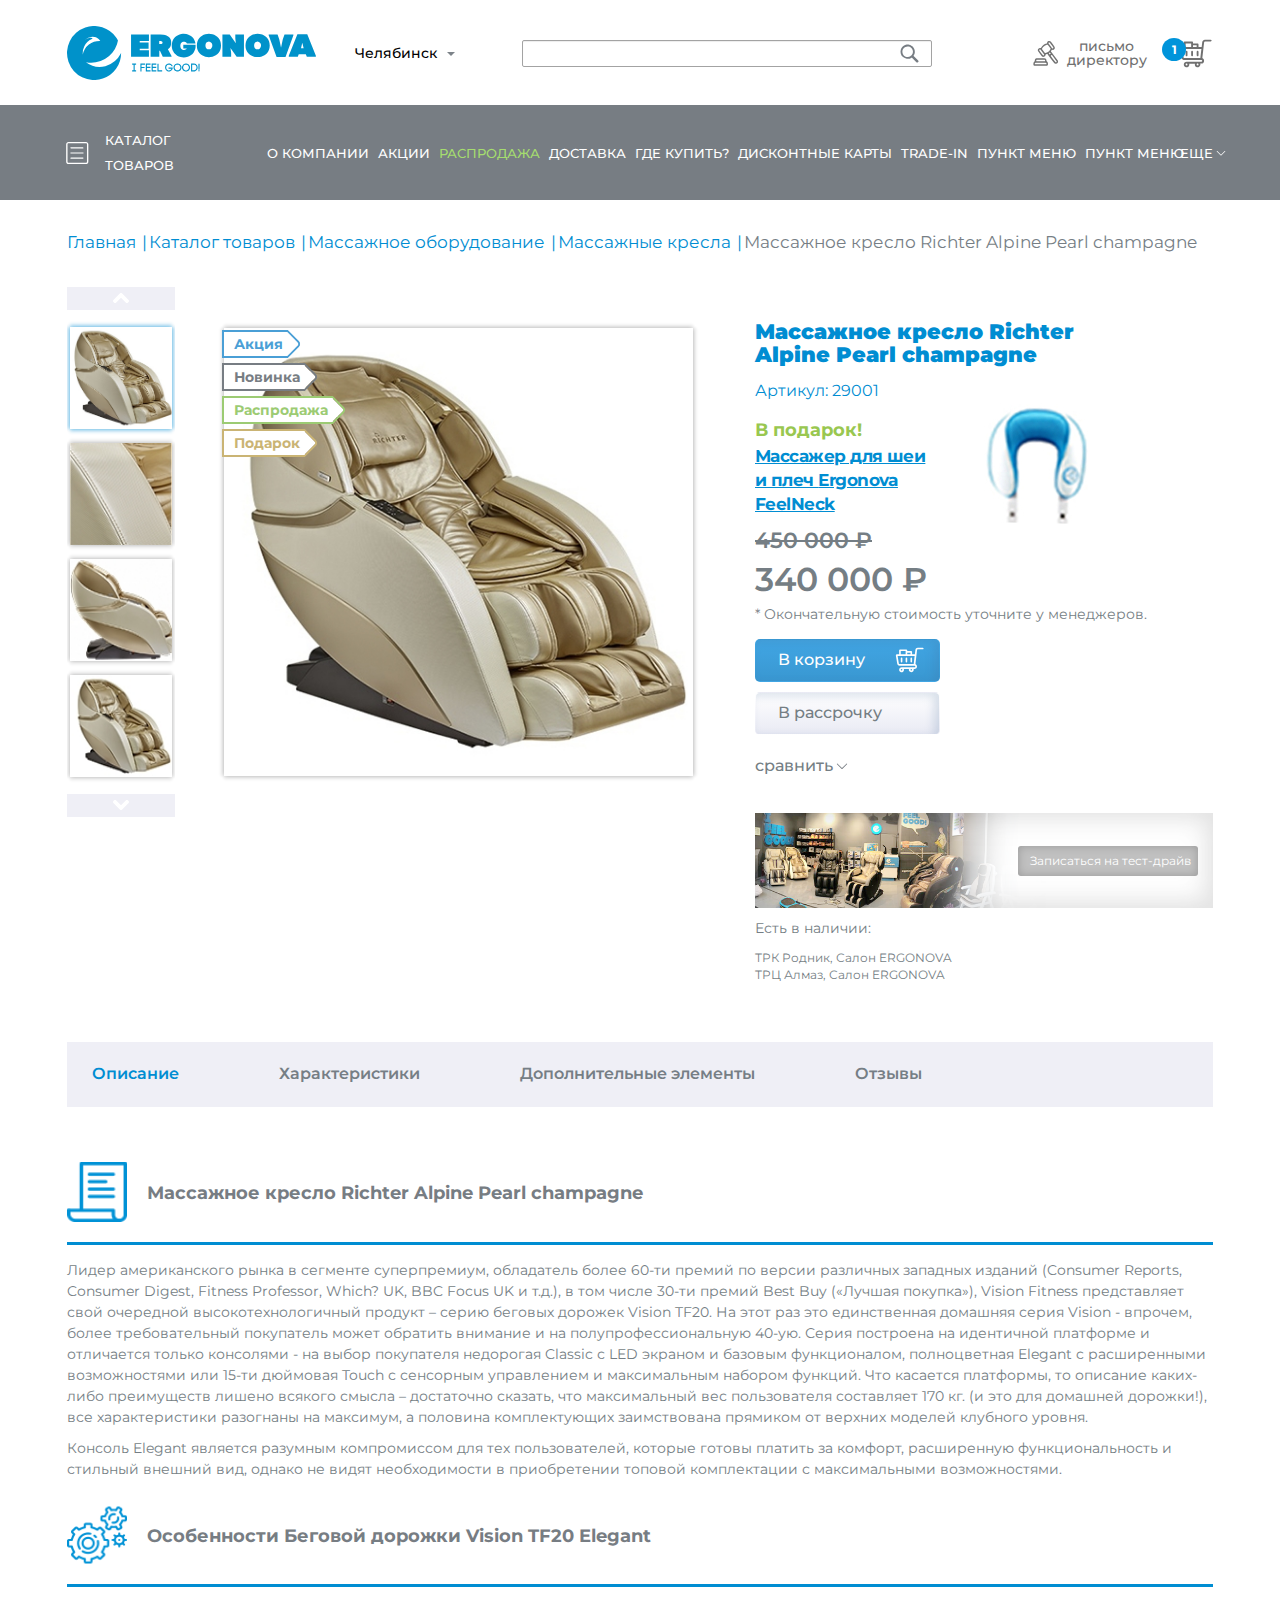
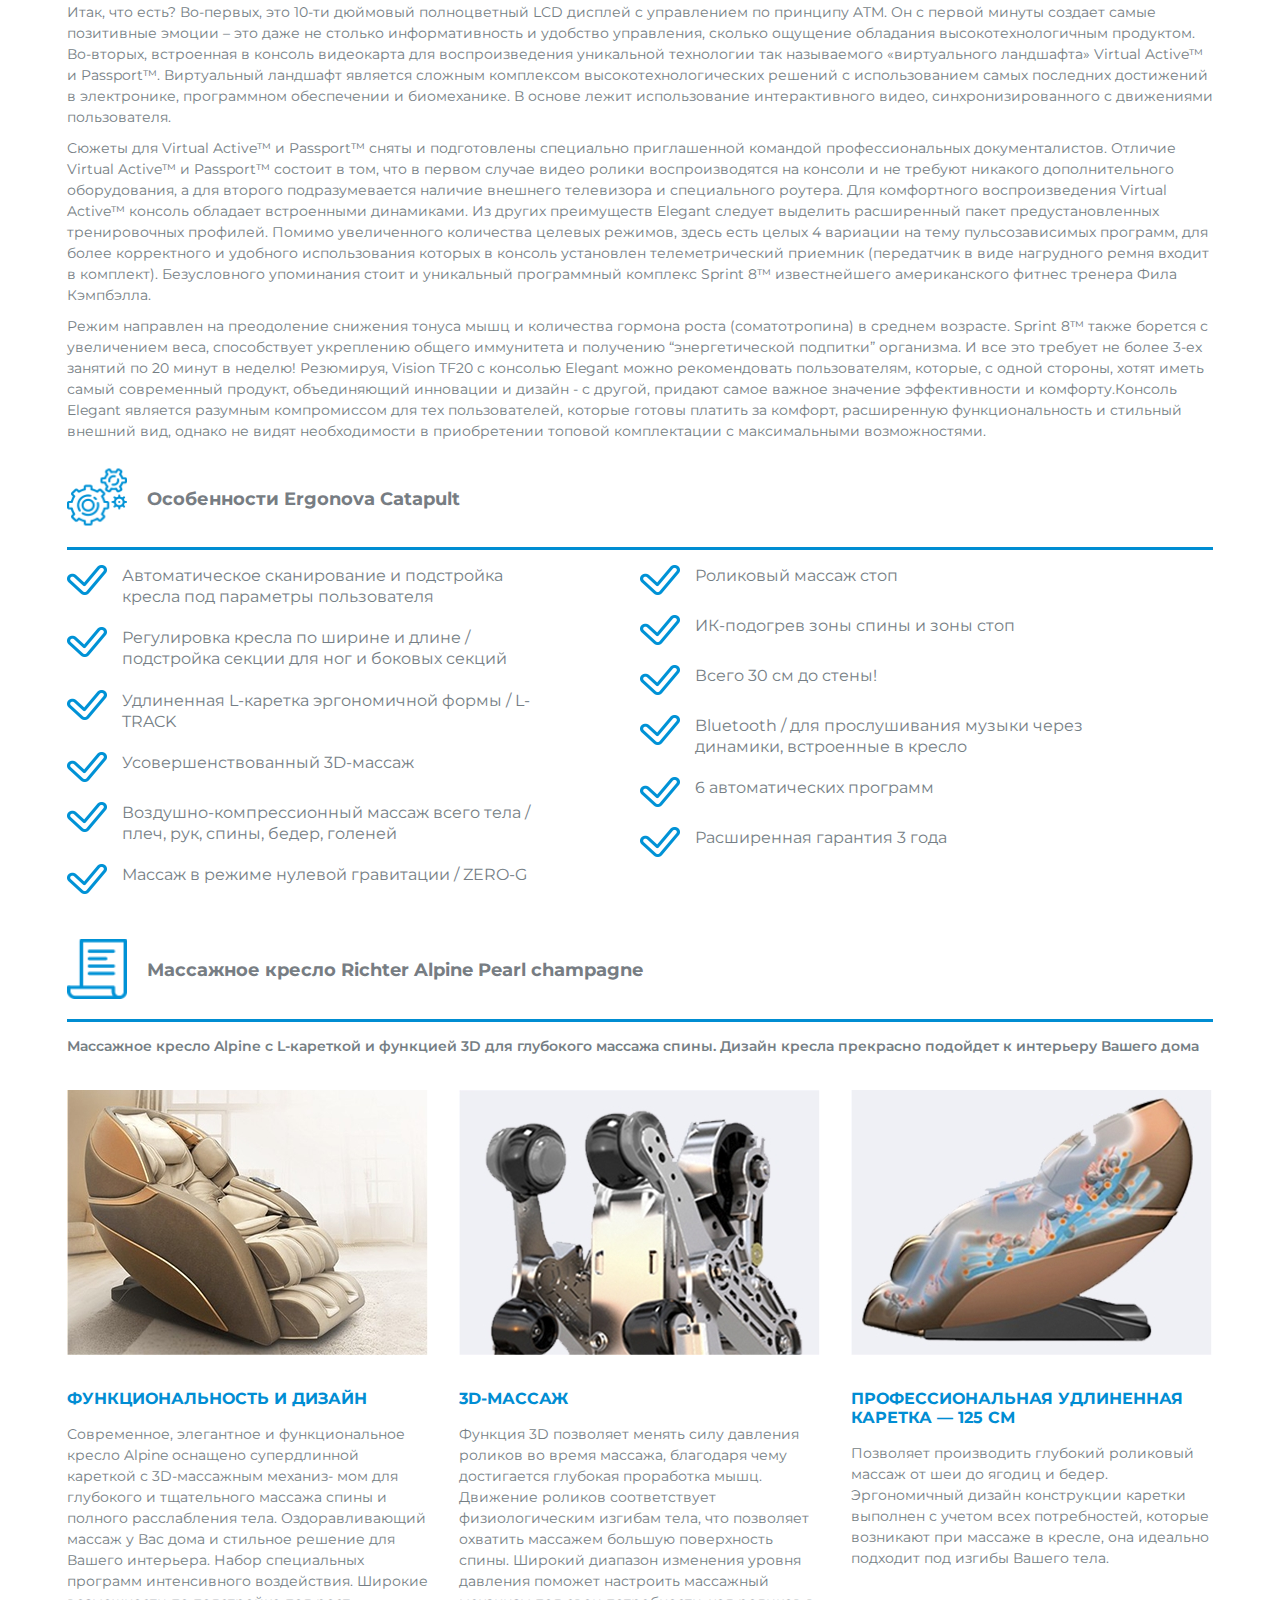
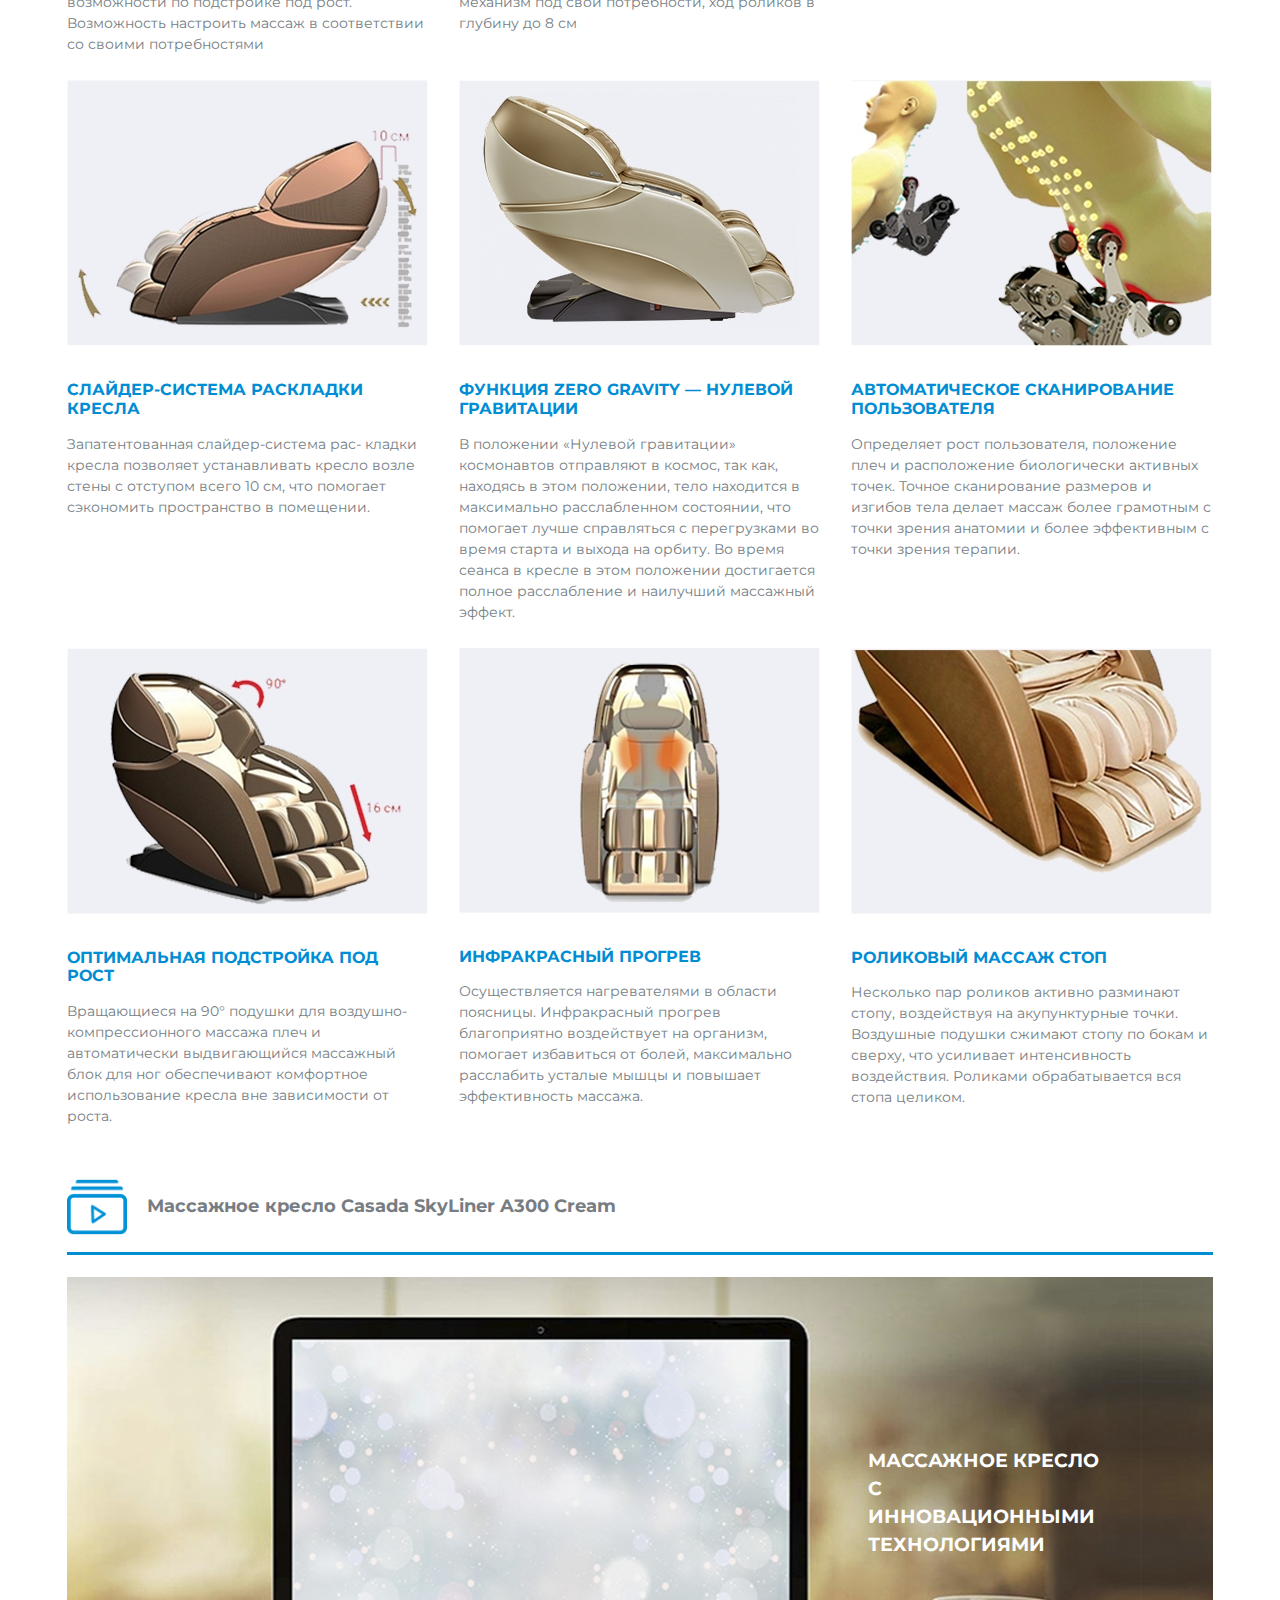
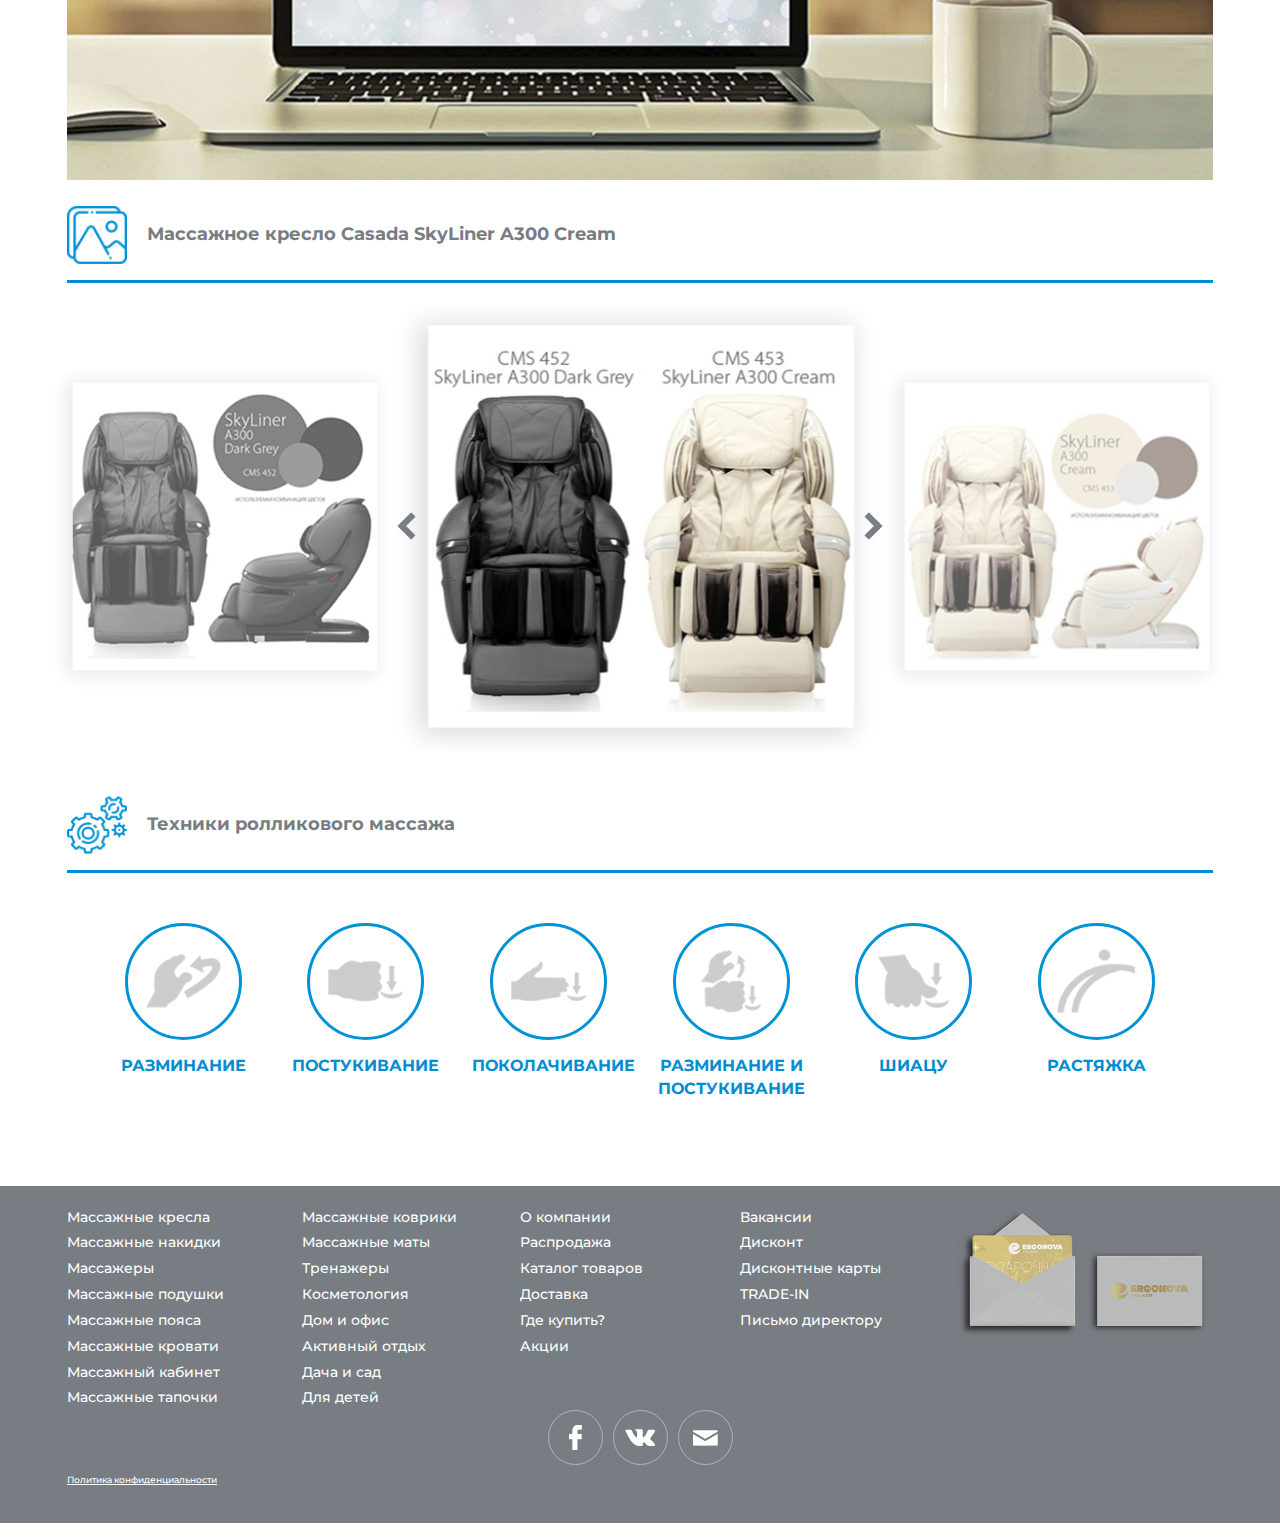
<file: card.html>
<!doctype html>
<html lang="ru">

    <head>

        <meta charset="utf-8">
        <meta http-equiv="X-UA-Compatible" content="IE=edge">
        <meta http-equiv="cleartype" content="on">

        <meta name="theme-color" content="#3E50B4">

        <meta name="SKYPE_TOOLBAR" content="SKYPE_TOOLBAR_PARSER_COMPATIBLE">
        <meta name="format-detection" content="telephone=no">

        <meta name="viewport" content="width=device-width, initial-scale=1">

        <meta name="msapplication-tap-highlight" content="no">

        <meta name="mobile-web-app-capable" content="yes">
        <meta name="apple-mobile-web-app-capable" content="yes">

        <meta name="MobileOptimized" content="320">
        <meta name="HandheldFriendly" content="True">

        <title>Card</title>

        <link href="https://fonts.googleapis.com/css?family=Montserrat:400,500,600,700,900&amp;subset=cyrillic,cyrillic-ext,latin-ext,vietnamese" rel="stylesheet">


        <link rel="stylesheet" href="css/plugins.min.css">
        <link rel="stylesheet" href="css/style.css">

        <script src="https://api-maps.yandex.ru/2.1/?lang=ru_RU"></script>

    </head>

    <body class="app app--card ">

    <svg class="main-svg-sprite main-svg-sprite--icons" xmlns="http://www.w3.org/2000/svg" xmlns:xlink="http://www.w3.org/1999/xlink"><symbol viewBox="0 0 60.013 60.013" id="basket" xmlns="http://www.w3.org/2000/svg"><path d="M11.68 12.506l-.832-5h-2.99c-.447-1.72-1.999-3-3.858-3-2.206 0-4 1.794-4 4s1.794 4 4 4c1.859 0 3.411-1.28 3.858-3h1.294l.5 3h-.028l.222 1.161v.003l2.559 13.374 1.044 5.462h.001l1.342 7.015c-2.468.186-4.525 2.084-4.768 4.475a5.01 5.01 0 0 0 4.975 5.51h2c0 3.309 2.691 6 6 6s6-2.691 6-6h11c0 3.309 2.691 6 6 6s6-2.691 6-6h4a1 1 0 1 0 0-2h-4.35c-.826-2.327-3.043-4-5.65-4s-4.824 1.673-5.65 4h-11.7c-.826-2.327-3.043-4-5.65-4s-4.824 1.673-5.65 4H15a3.01 3.01 0 0 1-2.224-.993 2.968 2.968 0 0 1-.761-2.316c.152-1.509 1.546-2.69 3.173-2.69h.841l6.128-.002L33 41.501V41.5l7.145-.002L51 41.496v-.001l4.024-.001a4.993 4.993 0 0 0 4.988-4.987V12.494l-48.332.012zm-7.68-2c-1.103 0-2-.897-2-2s.897-2 2-2 2 .897 2 2-.897 2-2 2zm42 35c2.206 0 4 1.794 4 4s-1.794 4-4 4-4-1.794-4-4 1.794-4 4-4zm-23 0c2.206 0 4 1.794 4 4s-1.794 4-4 4-4-1.794-4-4 1.794-4 4-4zm35.013-24H51v-7.011l7.013-.002v7.013zM42 39.498v-6.991h7v6.989l-7 .002zm0-8.992v-7h7v7h-7zm-18 8.997v-6.997h7v6.995l-7 .002zm0-8.997v-7h7v7h-7zm-10.235-7H22v7h-6.895l-1.34-7zm35.235-2h-7v-7h7v7zm-9 0h-7V14.5l7-.002v7.008zm-9-7v7h-7v-7h7zm2 9h7v7h-7v-7zm18 0h7v7h-7v-7zm-29-9.002v7.003h-8.618l-1.34-7L22 14.504zm-6.513 18.002H22v6.997l-5.173.002-1.34-6.999zm17.513 0h7v6.992l-7 .002v-6.994zm22.024 6.988L51 39.495v-6.989h7.013v4a2.992 2.992 0 0 1-2.989 2.988z"></path></symbol><symbol viewBox="0 0 56 54" id="card-slider" xmlns="http://www.w3.org/2000/svg"><image width="56" height="54" xmlns:xlink="http://www.w3.org/1999/xlink" xlink:href="[data-uri]"></image></symbol><symbol viewBox="0 0 35 48" id="categories-list1" xmlns="http://www.w3.org/2000/svg"><defs><path id="aca" d="M70.799 531c-.712 0-1.289-.561-1.289-1.252v-12.01l.135-.263c.043-.084 4.286-8.54 2.19-16.032-2.504-8.952-5.389-14.774-6.426-15.376-1.613-.756-14.212-.756-15.842.009-1.02.593-3.906 6.415-6.41 15.367-2.095 7.492 2.148 15.948 2.191 16.033l.134.262v12.01c0 .69-.577 1.251-1.288 1.251-.712 0-1.289-.56-1.289-1.251v-11.433c-.774-1.618-4.392-9.814-2.235-17.527 1.55-5.54 4.896-15.33 7.606-16.878 1.388-.793 6.372-.91 9.22-.91 2.848 0 7.833.117 9.22.91 2.71 1.549 6.057 11.337 7.606 16.878 2.157 7.713-1.46 15.91-2.234 17.527v11.433c0 .69-.577 1.251-1.289 1.251zm-8.49-30.004h-9.625c-2.26 0-4.1-1.786-4.1-3.982v-4.757c0-2.195 1.84-3.98 4.1-3.98h9.624c2.261 0 4.1 1.785 4.1 3.98v4.757c0 2.196-1.839 3.982-4.1 3.982zm-9.625-10.217c-.84 0-1.523.663-1.523 1.478v4.757c0 .816.684 1.479 1.523 1.479h9.624c.84 0 1.523-.663 1.523-1.479v-4.757c0-.815-.683-1.478-1.523-1.478zm4.812 33.872c-.711 0-1.288-.56-1.288-1.251v-7.523c0-.69.577-1.25 1.288-1.25.712 0 1.289.56 1.289 1.25v7.523c0 .69-.577 1.251-1.289 1.251zm-8.105 0c-.712 0-1.289-.56-1.289-1.251v-5.368c0-.691.577-1.252 1.289-1.252.711 0 1.288.56 1.288 1.252v5.368c0 .69-.577 1.251-1.288 1.251zm16.21 0c-.71 0-1.288-.56-1.288-1.251v-5.368c0-.691.577-1.252 1.289-1.252.711 0 1.288.56 1.288 1.252v5.368c0 .69-.577 1.251-1.288 1.251zm0-11.44c-.15 0-.303-.026-.452-.08-.039-.014-3.998-1.433-8.293-1.433-3.413 0-6.936 1.402-6.972 1.417-.656.264-1.41-.038-1.684-.677a1.24 1.24 0 0 1 .697-1.635c.163-.065 4.039-1.608 7.96-1.608 4.777 0 9.02 1.528 9.198 1.593a1.24 1.24 0 0 1 .753 1.611 1.289 1.289 0 0 1-1.206.812zm0 17.788h-16.21c-.712 0-1.289-.56-1.289-1.251 0-.69.577-1.251 1.289-1.251H65.6c.712 0 1.29.56 1.29 1.251 0 .69-.578 1.251-1.29 1.251z"></path></defs><use xlink:href="#aca" transform="translate(-40 -483)"></use></symbol><symbol viewBox="0 0 37 43" id="categories-list2" xmlns="http://www.w3.org/2000/svg"><defs><path id="ada" d="M76.998 600.612c0 .66-.543 1.194-1.216 1.194h-1.207l-.448 7.476c-.345 3.784-3.492 6.604-7.32 6.604h-7.51v6.341h3.13c4.267 0 7.742 2.946 7.742 6.578 0 .66-.543 1.194-1.216 1.194a1.203 1.203 0 0 1-1.215-1.194c0-2.311-2.38-4.19-5.303-4.19h-3.13v4.182c0 .66-.543 1.193-1.215 1.193a1.203 1.203 0 0 1-1.216-1.193v-4.182h-3.13c-2.923 0-5.303 1.879-5.303 4.19 0 .66-.543 1.194-1.215 1.194a1.203 1.203 0 0 1-1.216-1.194c0-3.623 3.475-6.578 7.743-6.578h3.13v-6.341h-7.51c-3.829 0-6.967-2.82-7.312-6.562l-.448-7.51h-.397A1.203 1.203 0 0 1 40 600.621c0-.66.544-1.194 1.216-1.194h4.673c.673 0 1.216.533 1.216 1.194 0 .66-.543 1.193-1.216 1.193h-1.836l.44 7.332a4.76 4.76 0 0 0 1.664 3.184c.526-2.405 2.604-4.352 5.31-5.072-1.724-4.021-5.44-13.656-2.888-16.915 1.932-2.464 6.338-3.345 9.821-3.345 3.483 0 7.89.88 9.82 3.336 2.587 3.302-1.258 13.148-2.957 17.069 2.457.82 4.303 2.666 4.794 4.919a4.783 4.783 0 0 0 1.664-3.21l.44-7.298h-1.026a1.203 1.203 0 0 1-1.216-1.193c0-.66.543-1.194 1.216-1.194h4.673c.664 0 1.216.533 1.19 1.185zm-26.056-2.108h4.13c.672 0 1.216.533 1.216 1.194 0 .66-.544 1.194-1.216 1.194h-3.406a66.23 66.23 0 0 0 2.32 6.07h8.837c2.337-5.308 4.906-13.334 3.475-15.155-1.138-1.448-4.303-2.413-7.898-2.413-3.595 0-6.768.973-7.898 2.413-.302.38-.422 1.05-.405 1.913h4.975c.672 0 1.216.534 1.216 1.194 0 .66-.544 1.194-1.216 1.194h-4.69c.137.745.336 1.549.56 2.387zm16.813 14.918c-.078-2.26-2.423-4.08-5.303-4.08h-8.69c-2.88 0-5.226 1.82-5.303 4.08.302.059.612.085.922.085h17.451c.31 0 .621-.034.923-.085z"></path></defs><use xlink:href="#ada" transform="translate(-40 -587)"></use></symbol><symbol viewBox="0 0 37 36" id="categories-list3" xmlns="http://www.w3.org/2000/svg"><defs><path id="aea" d="M70.379 694.372l-3.938 13.167 3.92 1.647c2.437.907 4.233 2.983 4.673 5.413.454 2.5-.368 5.07-2.144 6.705-.18.165-.368.323-.563.471h3.063c.711 0 1.084.559 1.084 1.112 0 .552-.373 1.112-1.084 1.112H41.903c-.711 0-1.083-.56-1.083-1.112 0-.553.372-1.112 1.083-1.112h3.31a10.679 10.679 0 0 1-1.362-.92c-2.425-1.924-3.864-4.943-3.85-8.075.015-3.21 1.452-6.318 3.844-8.308a11.17 11.17 0 0 1 5.11-2.407l-1.74-3.256H43.16c-.887 0-1.637-.529-1.955-1.381-.181-.484-.174-.988-.167-1.475l.003-.269c0-.746.077-1.514.633-2.072.4-.402.925-.606 1.558-.606h7.913c.128 0 .264-.005.402-.01.411-.016.877-.034 1.288.077.98.262 1.64 1.182 1.64 2.289v1.091c0 .046-.003.09-.007.133-.061 1.008-.606 1.8-1.458 2.102-.3.107-.607.121-.894.121H49.73l1.649 3.084c.73.031 1.45.137 2.146.314.38.097.747.24 1.102.379l.281.108a11.63 11.63 0 0 1 .95.398l8.524 3.583 3.68-12.303h-3.164c-.711 0-1.083-.559-1.083-1.111 0-.553.372-1.112 1.083-1.112h6.996l3.166-3.801a.981.981 0 0 1 .726-.345c.322-.017.646.106.862.324.42.42.428 1.059.018 1.55l-3.453 4.147c-.295.355-.721.352-1.035.348zm2.218 23.529c.502-1.333.48-2.762-.064-3.918-.596-1.268-1.6-2.218-2.826-2.674a1.89 1.89 0 0 1-.102-.043l-14.582-6.129a7.225 7.225 0 0 1-.237-.105l-.425-.175c-.4-.154-.83-.31-1.315-.48-.54-.186-1.197-.278-1.998-.278-.196 0-.4.005-.613.016a8.11 8.11 0 0 0-2.02.346c-1.273.383-2.486 1.076-3.416 1.953-.993.936-1.776 2.089-2.204 3.246-.521 1.41-.685 2.738-.515 4.183.299 2.532 1.916 4.878 4.22 6.12a9.17 9.17 0 0 0 3.842 1.068c.383.018.777.016 1.16.015h16.283c.887 0 1.66-.162 2.296-.479.66-.328 1.093-.648 1.546-1.14.401-.438.791-1.051.97-1.526zm-29.23-21.332v.017l.095.001h8.773a.486.486 0 0 1 .009-.028c.003-.042.009-.095.012-.123l.001-.921c.001-.073.003-.146-.003-.219v-.014l-.005-.017a.38.38 0 0 1-.024-.036h-8.85v.008l-.103.002a2.21 2.21 0 0 0-.01.236v.847c-.002.113-.002.187.005.248zm15.112 22.186c0 .552-.372 1.111-1.084 1.111h-5.41c-.711 0-1.084-.559-1.084-1.111 0-.284.096-.551.269-.753.198-.23.488-.359.815-.359h1.03l-.637-1.193c-1.206.33-2.473.099-3.435-.638-1.553-1.191-2.056-3.242-1.224-4.988.792-1.665 2.744-2.599 4.536-2.174 1.755.418 3.033 1.988 3.108 3.82.002.03.004.07.003.114.001.034-.001.079-.005.122-.04 1-.427 1.945-1.067 2.621l1.233 2.305.006.011h1.862c.712 0 1.084.56 1.084 1.112zm-5.87-7.456a1.722 1.722 0 0 0-1.236-.531h-.027c-.997.016-1.826.843-1.812 1.806.016.99.826 1.814 1.776 1.814h.026a1.83 1.83 0 0 0 1.81-1.814 1.892 1.892 0 0 0-.536-1.275z"></path></defs><use xlink:href="#aea" transform="translate(-40 -688)"></use></symbol><symbol viewBox="0 0 48 34" id="categories-list4" xmlns="http://www.w3.org/2000/svg"><defs><path id="afa" d="M88 816.023C88 822.083 83.09 827 77.048 827s-10.953-4.916-10.953-10.976v-.095H65l.571 2.29c.153.615-.22 1.23-.833 1.385-.093.023-.17.047-.262.047a1.17 1.17 0 0 1-1.119-.883l-.714-2.839h-.715v.095c0 6.06-4.91 10.976-10.952 10.976C44.935 827 40 822.084 40 816.024c0-6.059 4.935-10.998 10.976-10.998 1.255 0 2.447.228 3.571.62l2.953-3.603-.381-1.98a1.21 1.21 0 0 1-.024-.192h-3.38a1.906 1.906 0 0 1-1.906-1.908c0-1.055.853-1.909 1.905-1.909h4.572c1.052 0 1.904.854 1.904 1.91 0 .658-.326 1.254-.833 1.598.004.015-.003.032 0 .047l.333 1.79h11.858l-2.762-6.824a1.15 1.15 0 0 1 .095-1.074c.212-.316.571-.5.952-.5h4.738c.445 0 .86.263 1.048.667l1.286 2.768c.265.574 0 1.26-.572 1.527a1.118 1.118 0 0 1-1.5-.549l-.976-2.123h-2.333l2.738 6.68c.046.116.064.259.071.382l.19 3.006c.818-.196 1.648-.333 2.525-.333 6.04 0 10.952 4.94 10.952 10.998zm-28.357 0a8.728 8.728 0 0 0-4.429-7.587l-2.786 3.412a4.425 4.425 0 0 1 2.953 4.175 4.408 4.408 0 0 1-4.405 4.414c-2.432 0-4.429-1.974-4.429-4.414 0-1.936 1.27-3.577 3-4.175a1.11 1.11 0 0 1 .167-.286l3.262-3.985c-.646-.154-1.308-.262-2-.262-4.782 0-8.69 3.914-8.69 8.708 0 4.796 3.908 8.685 8.69 8.685 4.783 0 8.667-3.889 8.667-8.685zm-10.81 0c0 1.175.971 2.124 2.143 2.124a2.12 2.12 0 0 0 2.12-2.124 2.119 2.119 0 0 0-2.12-2.123c-1.172 0-2.143.949-2.143 2.123zm17.524-2.386a10.997 10.997 0 0 1 5.929-7.491l-.143-2.458H59.095l-2.429 2.959a11.009 11.009 0 0 1 5 6.99zm19.357 2.386c0-4.794-3.885-8.708-8.666-8.708-.829 0-1.622.14-2.381.358l.285 4.461a4.345 4.345 0 0 1 2.096-.524c2.432 0 4.428 1.975 4.428 4.413 0 2.44-1.996 4.414-4.428 4.414a4.408 4.408 0 0 1-4.405-4.414c0-.467.08-.912.214-1.336-.018-.07-.043-.139-.047-.214l-.358-5.798c-2.435 1.541-4.071 4.254-4.071 7.348 0 4.796 3.884 8.685 8.667 8.685 4.781 0 8.666-3.889 8.666-8.685zm-8.666 2.124c1.171 0 2.143-.949 2.143-2.124 0-1.174-.972-2.123-2.143-2.123a2.12 2.12 0 0 0-2.12 2.123 2.12 2.12 0 0 0 2.12 2.124z"></path></defs><use xlink:href="#afa" transform="translate(-40 -793)"></use></symbol><symbol viewBox="0 0 41 41" id="categories-list5" xmlns="http://www.w3.org/2000/svg"><defs><path id="aga" d="M81 908.244a3.217 3.217 0 0 1-1.445 2.699v1.104c0 4.93-3.238 9.256-7.909 10.619v.427c0 1.602-1.294 2.906-2.885 2.906a2.9 2.9 0 0 1-2.789-2.173H55.74A2.9 2.9 0 0 1 52.95 926c-1.59 0-2.884-1.304-2.884-2.906v-.428c-4.671-1.37-7.909-5.695-7.909-10.618v-.733a3.265 3.265 0 0 1-2.157-3.07 3.26 3.26 0 0 1 2.155-3.07 7.136 7.136 0 0 1 .002-.37c-.04-1.644-.117-4.716 3.274-6.543a6.435 6.435 0 0 1-.031-.62c0-3.744 3.023-6.79 6.738-6.79 2.983 0 5.6 1.978 6.448 4.838 4.424.904 7.64 4.745 7.792 9.287h11.378c1.789 0 3.244 1.466 3.244 3.268zm-33.123-8.685l-.839.35c-2.804 1.18-2.756 3.137-2.713 4.864 0 .072 0 .14.002.203H64.2c-.16-3.698-2.963-6.779-6.643-7.235l-.795-.099-.142-.798a4.564 4.564 0 0 0-4.49-3.8c-2.516 0-4.563 2.061-4.563 4.597 0 .349.037.691.112 1.017zm29.879 7.608H43.245c-.59 0-1.07.483-1.07 1.077 0 .595.48 1.078 1.07 1.078h34.51c.59 0 1.07-.483 1.07-1.078 0-.594-.48-1.077-1.07-1.077zm-9.698 14.468v1.458c0 .394.319.715.71.715.392 0 .71-.32.71-.715v-2.177l.867-.186c4.082-.835 7.042-4.486 7.042-8.683v-.534H44.332v.534c0 4.2 2.96 7.856 7.038 8.69l.87.175v2.181c0 .394.32.715.71.715.392 0 .71-.32.71-.715v-1.458zm-18.446-4.675c.039.291-.038.58-.216.812a1.08 1.08 0 0 1-1.523.197c-.875-.671-1.48-1.588-1.702-2.58a1.11 1.11 0 0 1 .833-1.307 1.087 1.087 0 0 1 1.295.833c.104.485.421.953.894 1.322.23.173.38.43.419.723zm11.393 2.36a1.098 1.098 0 0 1-1.045 1.138c-.743.03-1.724.066-2.71.066-2.557 0-4.59-.257-6.397-.806h-.002a1.08 1.08 0 0 1-.638-.532 1.088 1.088 0 0 1-.08-.83 1.086 1.086 0 0 1 1.357-.732c2.681.815 5.612.765 8.383.643.595-.002 1.11.47 1.132 1.053zm-2.175-27.67c0-1.734 1.4-3.145 3.122-3.145s3.123 1.411 3.123 3.145c0 1.735-1.401 3.146-3.123 3.146-1.721 0-3.122-1.411-3.122-3.146zm3.122.947a.951.951 0 0 0 .948-.953.952.952 0 0 0-.948-.955.952.952 0 0 0-.947.955.95.95 0 0 0 .947.953zm-21.894-3.663c0-2.17 1.752-3.934 3.905-3.934 2.154 0 3.906 1.761 3.906 3.927 0 2.17-1.752 3.935-3.906 3.935-2.153 0-3.905-1.762-3.905-3.928zm3.905 1.737c.955 0 1.731-.78 1.731-1.737a1.74 1.74 0 0 0-1.73-1.744c-.955 0-1.731.78-1.731 1.737a1.74 1.74 0 0 0 1.73 1.744zm24.077 8.157c0-.603.488-1.095 1.088-1.095.6 0 1.087.492 1.087 1.095 0 .604-.488 1.096-1.087 1.096-.6 0-1.088-.492-1.088-1.096zm-12.94 2.897c0-.604.487-1.095 1.087-1.095s1.088.491 1.088 1.095c0 .605-.488 1.096-1.088 1.096-.6 0-1.087-.491-1.087-1.096zm-2.876-13.761c0-.604.487-1.096 1.087-1.096s1.088.492 1.088 1.096c0 .604-.488 1.095-1.088 1.095-.6 0-1.087-.491-1.087-1.095z"></path></defs><use xlink:href="#aga" transform="translate(-40 -885)"></use></symbol><symbol viewBox="0 0 42 42" id="categories-list6" xmlns="http://www.w3.org/2000/svg"><defs><path id="aha" d="M81 1027.786c0 .669-.544 1.212-1.213 1.212H72.25a1.214 1.214 0 0 1-1.212-1.212c0-2.274 1.572-4.269 3.769-4.824v-28.83H68.28v21.134h.672c.746 0 1.482.387 1.968 1.035.43.574.658 1.287.658 2.062 0 .774-.227 1.487-.658 2.06-.486.65-1.222 1.037-1.968 1.037H51.047c-.746 0-1.481-.387-1.968-1.035-.43-.574-.658-1.287-.658-2.062 0-.775.228-1.488.658-2.062.486-.648 1.222-1.035 1.968-1.035h.672v-21.133h-6.527v28.829c2.197.555 3.77 2.55 3.77 4.824 0 .669-.544 1.212-1.213 1.212h-7.538a1.214 1.214 0 0 1-1.213-1.212c0-2.274 1.572-4.269 3.77-4.824v-28.83h-.673c-1.938 0-3.097-1.813-3.097-3.567 0-1.754 1.159-3.568 3.097-3.568h35.808c1.938 0 3.097 1.814 3.097 3.568s-1.159 3.568-3.097 3.568h-.672v28.829c2.197.555 3.769 2.55 3.769 4.824zm-30.154-9.423c0 .28.09.501.167.604.029.037.05.058.06.068h17.852a.502.502 0 0 0 .06-.069c.077-.102.167-.322.167-.603 0-.282-.09-.501-.167-.604a.471.471 0 0 0-.06-.069H51.074a.462.462 0 0 0-.061.069c-.077.103-.167.322-.167.604zm22.95 8.21h4.445a2.494 2.494 0 0 0-2.223-1.344c-.949 0-1.786.517-2.223 1.344zm4.779-36.008c0-.761-.431-1.143-.672-1.143h-7.74v2.286h7.74c.241 0 .672-.382.672-1.143zm-12.18-1.143v2.286h1.343v-2.286zm-14.135 0v2.286h1.344v-2.286zm13.594 25.844v-21.133h-11.71v21.133zm-1.885-23.558v-2.286h-7.94v2.286zm-22.212 34.865h4.446a2.495 2.495 0 0 0-2.223-1.344c-.95 0-1.786.517-2.223 1.344zm.338-37.151c-.24 0-.672.382-.672 1.143s.431 1.143.672 1.143h7.74v-2.286z"></path></defs><use xlink:href="#aha" transform="translate(-39 -987)"></use></symbol><symbol viewBox="0 0 33 33" id="categories-list7" xmlns="http://www.w3.org/2000/svg"><defs><path id="aia" d="M53.535 1097.497H47.09c-.272 0-.535-.1-.74-.28a199.95 199.95 0 0 0-4.932-4.182c-.866-.719-1.367-1.704-1.417-2.78-.05-1.078.358-2.107 1.15-2.9l.209-.208c.79-.79 1.817-1.197 2.895-1.148 1.077.05 2.064.55 2.778 1.407.048.059 4.207 5.14 6.4 7.333.251.252.54.526.855.815a1.118 1.118 0 0 1-.754 1.943zm-6.022-2.237h3.326c-2.3-2.484-5.38-6.248-5.53-6.431a1.599 1.599 0 0 0-1.155-.596c-.445-.021-.873.155-1.212.495l-.208.208c-.342.342-.52.773-.499 1.215.021.44.236.85.606 1.157.02.016 2.438 1.995 4.672 3.952zM65.728 1119h-18.46a1.118 1.118 0 0 1-1.117-1.119v-3.076c0-.618.5-1.119 1.118-1.119h18.46c.617 0 1.117.501 1.117 1.119v3.076c0 .618-.5 1.119-1.118 1.119zm-17.341-2.237H64.61v-.84H48.387zm15.811-3.917H48.8c-3.916 0-7.593-3.146-8.198-7.013l-.116-.744c-.27-1.729-.487-4.514-.487-5.668 0-.617.5-1.118 1.118-1.118h30.766c.617 0 1.118.5 1.118 1.118 0 1.404-.219 3.947-.488 5.668l-.116.744c-.604 3.867-4.282 7.013-8.198 7.013zm-21.387-7.359c.44 2.825 3.127 5.123 5.988 5.123h15.4c2.86 0 5.546-2.298 5.987-5.122l.117-.745c.189-1.208.355-2.896.425-4.204H42.274c.073 1.271.237 3.032.42 4.205z"></path></defs><use xlink:href="#aia" transform="translate(-40 -1086)"></use></symbol><symbol viewBox="0 0 37 37" id="categories-list8" xmlns="http://www.w3.org/2000/svg"><defs><path id="aja" d="M77.003 1224.575c-.01.706-.57 1.272-1.255 1.273H73.62c-.497 1.26-1.698 2.15-3.099 2.15-1.844 0-3.345-1.543-3.345-3.442 0-1.357.77-2.53 1.882-3.09l-1.653-8.525h-2.14c.156.8.239 1.627.239 2.473 0 6.94-5.487 12.585-12.23 12.585-6.745 0-12.231-5.646-12.231-12.585 0-3.227 1.188-6.173 3.136-8.403v-13.43h-2.942c-.695-.01-1.25-.597-1.24-1.31.01-.705.57-1.272 1.254-1.272l.017.001h4.165c.692 0 1.255.578 1.255 1.29v6.238h13.38c.692 0 1.255.58 1.255 1.291v6.133a12.63 12.63 0 0 1 3.147 4.407h3.964c.597 0 1.114.437 1.23 1.039l1.922 9.898a3.402 3.402 0 0 1 2.034 1.97h2.147c.69.01 1.246.597 1.236 1.31zm-7.318-.019c0 .491.36.86.836.86.477 0 .836-.369.836-.86 0-.49-.36-.86-.836-.86s-.836.37-.836.86zm-10.872-23.446H46.688v3.709a11.907 11.907 0 0 1 6.585-1.99c1.994 0 3.876.497 5.54 1.372zm-15.26 14.304c0 5.516 4.36 10.003 9.72 10.003s9.722-4.487 9.722-10.003c0-5.515-4.361-10.002-9.722-10.002-5.36 0-9.72 4.487-9.72 10.002zm3.762 0c0-3.38 2.673-6.13 5.958-6.13 3.286 0 5.959 2.75 5.959 6.13 0 3.381-2.673 6.131-5.959 6.131-3.285 0-5.958-2.75-5.958-6.13zm5.958 3.55c1.902 0 3.45-1.593 3.45-3.55 0-1.956-1.548-3.549-3.45-3.549-1.902 0-3.449 1.593-3.449 3.55 0 1.956 1.547 3.548 3.45 3.548z"></path></defs><use xlink:href="#aja" transform="translate(-40 -1191)"></use></symbol><symbol viewBox="0 0 20 20" id="chevron-down" xmlns="http://www.w3.org/2000/svg"><path d="M17.418 6.109c.272-.268.709-.268.979 0s.271.701 0 .969l-7.908 7.83a.697.697 0 0 1-.979 0l-7.908-7.83c-.27-.268-.27-.701 0-.969s.709-.268.979 0L10 13.25l7.418-7.141z"></path></symbol><symbol viewBox="0 0 20 20" id="chevron-left" xmlns="http://www.w3.org/2000/svg"><path d="M13.891 17.418c.268.272.268.709 0 .979s-.701.271-.969 0l-7.83-7.908a.697.697 0 0 1 0-.979l7.83-7.908c.268-.27.701-.27.969 0s.268.709 0 .979L6.75 10l7.141 7.418z"></path></symbol><symbol viewBox="0 0 20 20" id="chevron-right" xmlns="http://www.w3.org/2000/svg"><path d="M13.25 10L6.109 2.58a.697.697 0 0 1 0-.979.68.68 0 0 1 .969 0l7.83 7.908a.697.697 0 0 1 0 .979l-7.83 7.908c-.268.271-.701.27-.969 0s-.268-.707 0-.979L13.25 10z"></path></symbol><symbol viewBox="0 0 20 20" id="chevron-up" xmlns="http://www.w3.org/2000/svg"><path d="M2.582 13.891c-.272.268-.709.268-.979 0s-.271-.701 0-.969l7.908-7.83a.697.697 0 0 1 .979 0l7.908 7.83c.27.268.27.701 0 .969s-.709.268-.978 0L10 6.75l-7.418 7.141z"></path></symbol><symbol viewBox="0 0 24 24" id="close" xmlns="http://www.w3.org/2000/svg"><path d="M18.984 6.422L13.406 12l5.578 5.578-1.406 1.406L12 13.406l-5.578 5.578-1.406-1.406L10.594 12 5.016 6.422l1.406-1.406L12 10.594l5.578-5.578z"></path></symbol><symbol viewBox="-467 269 24 24" id="favorite" xmlns="http://www.w3.org/2000/svg"><path d="M-455 290.4l-1.5-1.3c-5.1-4.7-8.5-7.8-8.5-11.5 0-3.1 2.4-5.5 5.5-5.5 1.7 0 3.4.8 4.5 2.1 1.1-1.3 2.8-2.1 4.5-2.1 3.1 0 5.5 2.4 5.5 5.5 0 3.8-3.4 6.9-8.5 11.5l-1.5 1.3z"></path></symbol><symbol viewBox="-467 269 24 24" id="favorite_border" xmlns="http://www.w3.org/2000/svg"><path d="M-450.5 272c-1.7 0-3.4.8-4.5 2.1-1.1-1.3-2.8-2.1-4.5-2.1-3.1 0-5.5 2.4-5.5 5.5 0 3.8 3.4 6.9 8.5 11.5l1.5 1.3 1.5-1.3c5.1-4.7 8.5-7.8 8.5-11.5 0-3.1-2.4-5.5-5.5-5.5zm-4.4 15.5l-.1.1-.1-.1c-4.8-4.3-7.9-7.2-7.9-10 0-2 1.5-3.5 3.5-3.5 1.5 0 3 1 3.6 2.4h1.9c.5-1.4 2-2.4 3.6-2.4 2 0 3.5 1.5 3.5 3.5-.1 2.9-3.2 5.7-8 10z"></path></symbol><symbol id="korzina" viewBox="0 0 51.9 47.2" xml:space="preserve" xmlns="http://www.w3.org/2000/svg"><path d="M3.3 14.8c.4-.8 1-1.1 1.8-1h3.8v-.5V7c0-1.1.6-1.6 1.6-1.6h10.8c1.1 0 1.6.6 1.6 1.6v1.2h6.8c1 0 1.6.6 1.6 1.6v4h4.8c.1-.9.2-1.9.3-2.9.3-1.6.4-3.3.6-4.9.3-2 2-3.4 4-3.5h8.7c.7 0 1.2.4 1.5 1v.7c-.4.8-1 1.1-1.9 1h-8c-.9 0-1.5.5-1.5 1.5V7l-1.2 10.5c-.5 4.1-.9 8.1-1.4 12.2-.1.7-.1 1.2.7 1.5 0 0 .1 0 .1.1 1.5 1 2.1 2.9 1.6 4.7-.5 1.7-2.1 2.9-3.9 3H34c.5 2 0 3.7-1.7 4.9-1.4 1-2.9 1-4.4.2-2-1.1-2.5-2.9-2-5h-8.8v.1c0 .1.1.2.1.3.3 1.7-.1 3.2-1.5 4.3-1.4 1.1-2.9 1.2-4.5.4-1.6-.8-2.3-2.2-2.3-3.9.1-2.3 1.9-4 4.3-4h22.4c.7 0 1.2-.6 1.3-1.2.1-.7-.3-1.3-1-1.5-.2-.1-.5-.1-.7-.1H9.9c-2.2 0-3.9-1.4-4.3-3.5-.6-3.8-1.3-7.6-1.9-11.3-.2-1-.4-2-.5-3 .1-.4.1-.6.1-.9zm3 1.8c.1.9.3 1.8.4 2.6.5 3.3 1.1 6.6 1.6 9.9.2 1.1.6 1.5 1.7 1.5h24.1c.5-4.7 1-9.3 1.6-14H6.3zm5.4-8.4v5.6h8.4V8.2h-8.4zm16.8 5.6V11h-5.6v2.8h5.6zm1.4 28c.8 0 1.4-.7 1.4-1.4 0-.8-.7-1.4-1.4-1.4-.8 0-1.4.7-1.4 1.4 0 .8.7 1.4 1.4 1.4zm-16.8 0c.8 0 1.4-.6 1.4-1.4 0-.8-.6-1.4-1.4-1.4-.8 0-1.4.6-1.4 1.4 0 .8.6 1.4 1.4 1.4z"></path><path class="arst0" d="M31.3 23.6v-2.7c0-.9-.6-1.5-1.4-1.5-.8 0-1.4.6-1.4 1.5v5.4c0 .9.6 1.5 1.4 1.5.8 0 1.4-.6 1.4-1.5v-2.7zM22.9 23.6v-2.7c0-.9-.6-1.5-1.4-1.5-.8 0-1.4.6-1.4 1.5v5.4c0 .9.6 1.5 1.4 1.5.8 0 1.4-.6 1.4-1.5v-2.7zM14.5 23.6v-2.7c0-.9-.6-1.5-1.4-1.5-.8 0-1.4.6-1.4 1.5v5.4c0 .9.6 1.5 1.4 1.5.8 0 1.4-.6 1.4-1.5v-2.7z"></path><g class="arst1"><path class="arst2" d="M-73.6 42.5c0-2.5 2.2-4.4 4.6-3.9.7.1.9 0 1.3-.6 2.2-3.9 5.5-6.4 9.8-7.4.6-.1.8-.3.9-1 .1-1.7 1.1-2.9 2.8-3.4 1.7-.5 3.1 0 4.2 1.4l6 8.1c1.1 1.5 1.2 3.1.2 4.6-1 1.5-2.4 2-4.2 1.6-.1 0-.3-.1-.4-.1-.8.7-1.1 1.7-1.7 2.5-.3.4.2.7.4 1 3.8 5.1 7.6 10.2 11.5 15.2 1 1.4 1.2 2.9.3 4.4-.8 1.4-2.1 2-3.8 1.9-1.3-.1-2.2-.9-3-1.9-3.7-5-7.5-9.9-11.2-14.9-.4-.6-.8-.9-1.5-.5-.2.1-.4.2-.6.2-1.2.1-1.7.5-1.9 1.9-.2 1.5-1.4 2.4-2.9 2.8-1.5.3-2.8-.1-3.7-1.3-2.2-2.8-4.4-5.8-6.5-8.6-.5-.6-.7-1.4-.6-2zm17.3-9.6c-3.4 0-9 4.2-9.8 7.4-.1.3 0 .5.2.8 1.6 2.1 3.1 4.2 4.7 6.2.3.4.6.4 1 .4 4.3-.8 7.5-3.2 9.4-7.1.2-.4.2-.7 0-1-1.6-2.1-3.1-4.1-4.7-6.2-.2-.4-.4-.6-.8-.5zM-39.9 63c0-.3-.1-.6-.3-.8l-8.1-10.8c-.3-.4-.6-.4-.9-.1-.2.2-.5.4-.7.6-.8.4-.7.8-.2 1.4 2.4 3.2 4.8 6.4 7.2 9.5.3.4.6.8 1 1.2.4.4.8.4 1.3.2.4-.2.6-.6.7-1.2zm-14.6-33.3c0 .6.1.8.2 1 2.1 2.7 4.1 5.5 6.2 8.2.4.6 1 .7 1.7.4.8-.4.9-1.2.3-2.1-1.4-1.9-2.9-3.9-4.4-5.8-.6-.7-1.1-1.5-1.7-2.2-.4-.5-.9-.7-1.5-.4-.5.1-.8.6-.8.9zm-9 22.2c.5 0 .9-.2 1.1-.6.3-.6.1-1.1-.2-1.5-2-2.7-4-5.3-6-8-.5-.7-1.1-.9-1.9-.4-.7.4-.7 1.2-.2 2 2 2.6 4 5.3 5.9 7.9.4.3.7.6 1.3.6zm11.2-1.7c.3 0 1.8-1.4 1.8-1.6 0-.3-1.5-2-1.7-2-.2 0-1.8 1.4-1.8 1.6 0 .3 1.5 2.1 1.7 2z"></path><path class="arst2" d="M-68.6 70.2h-11.1c-1.5 0-1.8-.4-1.8-1.8V66c.1-1.2.5-2.3 1.6-2.9.9-.5 1-1.2 1-2 0-2 1.1-3.5 3-3.9.3-.1.7-.1 1-.1H-62c2.5 0 4 1.6 4 4 0 .9.1 1.4 1 1.9 1 .6 1.5 1.7 1.6 2.9v2.4c0 1.5-.4 1.9-1.8 1.9h-11.4zm.1-2.5h9.1c1.4 0 1.5 0 1.3-1.4-.1-1-.6-1.4-1.8-1.4h-18c-.9.2-1.2.9-1.1 2.2.1 1 .8.6 1.2.6h9.3zm-.1-5.4h7.2c.3 0 .7.1.8-.4.3-1.5-.2-2.2-1.8-2.2h-12.2c-.3 0-.6 0-.9.1-1 .3-.8 1.2-.8 2 0 .9.7.5 1.1.5h6.6z"></path></g></symbol><symbol viewBox="0 0 52 52" id="list" xmlns="http://www.w3.org/2000/svg"><image width="52" height="52" xmlns:xlink="http://www.w3.org/1999/xlink" xlink:href="[data-uri]"></image></symbol><symbol viewBox="0 0 40 30" id="list-mark" xmlns="http://www.w3.org/2000/svg"><image width="40" height="30" xmlns:xlink="http://www.w3.org/1999/xlink" xlink:href="[data-uri]"></image></symbol><symbol viewBox="0 0 36 31" id="little-cart" xmlns="http://www.w3.org/2000/svg"><image width="36" height="31" xmlns:xlink="http://www.w3.org/1999/xlink" xlink:href="[data-uri]"></image></symbol><symbol id="lupa" viewBox="0 0 78.7 71.8" xml:space="preserve" xmlns="http://www.w3.org/2000/svg"><path d="M32.4 7.5h2.3c.2 0 .3 0 .5.1.9.1 1.9.2 2.8.4 5.3 1.1 9.7 3.7 13.1 7.9 3.9 4.8 5.5 10.3 5 16.5-.3 3.3-1.4 6.5-3.1 9.3-.3.5-.6.9-.9 1.4l.3.3L66 57c.9.8 1.6 1.7 1.8 2.9v.9c0 .1 0 .1-.1.2-.3 1.5-1.2 2.6-2.7 3.1-1.5.5-2.8.1-4-1L48.7 50.8l-2.2-2.2c-.2.1-.3.2-.5.3-4.6 3-9.7 4.3-15.1 3.6-4.5-.5-8.5-2.3-11.9-5.2-6.8-5.8-9.5-15-7.1-23.5 1.5-5.3 4.7-9.4 9.2-12.5 2.8-1.9 5.9-3.1 9.3-3.5.7-.1 1.3-.2 2-.3zm.9 6c-9.5.2-17.1 8.4-16.2 18.1.7 8.7 8.3 15.7 17.7 15 8.9-.6 16.1-8.4 15.3-17.9-.7-8.7-8-15.4-16.8-15.2z"></path></symbol><symbol viewBox="0 0 24 24" id="menu" xmlns="http://www.w3.org/2000/svg"><path d="M3 18h18v-2H3v2zm0-5h18v-2H3v2zm0-7v2h18V6H3z"></path></symbol><symbol viewBox="0 0 21 16" id="menu-burger" xmlns="http://www.w3.org/2000/svg"><image width="21" height="16" xmlns:xlink="http://www.w3.org/1999/xlink" xlink:href="[data-uri]"></image></symbol><symbol viewBox="0 0 50 50" id="menu2" xmlns="http://www.w3.org/2000/svg"><path d="M0 3h50v2H0zM0 17h50v2H0zM0 31h50v2H0zM0 45h50v2H0z"></path></symbol><symbol id="menyu_beloe" viewBox="0 0 85.9 78.3" xml:space="preserve" xmlns="http://www.w3.org/2000/svg"><path d="M41.2 40.9H23.4c-1.4 0-1.8-.3-1.8-1.6 0-1.4.3-1.8 1.8-1.8h35.9c1.4 0 1.8.3 1.8 1.6 0 1.4-.3 1.6-1.8 1.6-6.2.2-12.2.2-18.1.2zM41.1 25.5H23.5c-1.4 0-1.9-.5-1.9-1.8s.5-1.6 1.9-1.6h35.4c1.4 0 1.9.5 1.9 1.8s-.5 1.6-1.9 1.6H41.1zM41.2 52.8H59c1.4 0 2.2 1.3 1.6 2.6-.3.6-.8.8-1.4.8h-36c-1.1 0-1.6-.5-1.6-1.6s.5-1.6 1.6-1.6c6-.2 11.9-.2 18-.2z"></path><g><path class="azst0" d="M68.6 72.6H15.8c-3.8 0-7-3.2-7-7V12.7c0-3.8 3.2-7 7-7h52.8c3.8 0 7 3.2 7 7v52.8c0 3.9-3 7.1-7 7.1zM15.8 9.9c-1.6 0-2.9 1.3-2.9 2.9v52.8c0 1.6 1.3 2.9 2.9 2.9h52.8c1.6 0 2.9-1.3 2.9-2.9V12.7c0-1.6-1.3-2.9-2.9-2.9H15.8z"></path></g></symbol><symbol id="menyu_seroe" viewBox="0 0 85.9 78.3" xml:space="preserve" xmlns="http://www.w3.org/2000/svg"><path d="M41.2 40.9H23.4c-1.4 0-1.8-.3-1.8-1.6 0-1.4.3-1.8 1.8-1.8h35.9c1.4 0 1.8.3 1.8 1.6 0 1.4-.3 1.6-1.8 1.6-6.2.2-12.2.2-18.1.2zM41.1 25.5H23.5c-1.4 0-1.9-.5-1.9-1.8s.5-1.6 1.9-1.6h35.4c1.4 0 1.9.5 1.9 1.8s-.5 1.6-1.9 1.6H41.1zM41.2 52.8H59c1.4 0 2.2 1.3 1.6 2.6-.3.6-.8.8-1.4.8h-36c-1.1 0-1.6-.5-1.6-1.6s.5-1.6 1.6-1.6c6-.2 11.9-.2 18-.2z"></path><g><path class="bast0" d="M68.6 72.6H15.8c-3.8 0-7-3.2-7-7V12.7c0-3.8 3.2-7 7-7h52.8c3.8 0 7 3.2 7 7v52.8c0 3.9-3 7.1-7 7.1zM15.8 9.9c-1.6 0-2.9 1.3-2.9 2.9v52.8c0 1.6 1.3 2.9 2.9 2.9h52.8c1.6 0 2.9-1.3 2.9-2.9V12.7c0-1.6-1.3-2.9-2.9-2.9H15.8z"></path></g></symbol><symbol viewBox="0 0 24 24" id="more_horiz" xmlns="http://www.w3.org/2000/svg"><path d="M12 9.984c1.078 0 2.016.938 2.016 2.016s-.938 2.016-2.016 2.016S9.984 13.078 9.984 12 10.922 9.984 12 9.984zm6 0c1.078 0 2.016.938 2.016 2.016s-.938 2.016-2.016 2.016-2.016-.938-2.016-2.016.938-2.016 2.016-2.016zm-12 0c1.078 0 2.016.938 2.016 2.016S7.078 14.016 6 14.016 3.984 13.078 3.984 12 4.922 9.984 6 9.984z"></path></symbol><symbol viewBox="0 0 24 24" id="more_vert" xmlns="http://www.w3.org/2000/svg"><path d="M12 15.984c1.078 0 2.016.938 2.016 2.016s-.938 2.016-2.016 2.016S9.984 19.078 9.984 18s.938-2.016 2.016-2.016zm0-6c1.078 0 2.016.938 2.016 2.016s-.938 2.016-2.016 2.016S9.984 13.078 9.984 12 10.922 9.984 12 9.984zm0-1.968c-1.078 0-2.016-.938-2.016-2.016S10.922 3.984 12 3.984s2.016.938 2.016 2.016S13.078 8.016 12 8.016z"></path></symbol><symbol viewBox="0 0 61 58" id="options" xmlns="http://www.w3.org/2000/svg"><image width="61" height="58" xmlns:xlink="http://www.w3.org/1999/xlink" xlink:href="[data-uri]"></image></symbol><symbol viewBox="0 0 79 93" id="pdf" xmlns="http://www.w3.org/2000/svg"><image width="79" height="93" xmlns:xlink="http://www.w3.org/1999/xlink" xlink:href="[data-uri]"></image></symbol><symbol id="pismo_direktoru" viewBox="0 0 51.9 47.2" xml:space="preserve" xmlns="http://www.w3.org/2000/svg"><style>.bfst0{display:none}.bfst1{display:inline;fill:#787e83}.bfst2{fill:#727272}</style><g class="bfst0"><path class="bfst1" d="M3.3 14.8c.4-.8 1-1.1 1.8-1h3.8v-.5V7c0-1.1.6-1.6 1.6-1.6h10.8c1.1 0 1.6.6 1.6 1.6v1.2h6.8c1 0 1.6.6 1.6 1.6v4h4.8c.1-.9.2-1.9.3-2.9.3-1.6.4-3.3.6-4.9.3-2 2-3.4 4-3.5h8.7c.7 0 1.2.4 1.5 1v.7c-.4.8-1 1.1-1.9 1h-8c-.9 0-1.5.5-1.5 1.5V7l-1.2 10.5c-.5 4.1-.9 8.1-1.4 12.2-.1.7-.1 1.2.7 1.5 0 0 .1 0 .1.1 1.5 1 2.1 2.9 1.6 4.7-.5 1.7-2.1 2.9-3.9 3H34c.5 2 0 3.7-1.7 4.9-1.4 1-2.9 1-4.4.2-2-1.1-2.5-2.9-2-5h-8.8v.1c0 .1.1.2.1.3.3 1.7-.1 3.2-1.5 4.3-1.4 1.1-2.9 1.2-4.5.4-1.6-.8-2.3-2.2-2.3-3.9.1-2.3 1.9-4 4.3-4h22.4c.7 0 1.2-.6 1.3-1.2.1-.7-.3-1.3-1-1.5-.2-.1-.5-.1-.7-.1H9.9c-2.2 0-3.9-1.4-4.3-3.5-.6-3.8-1.3-7.6-1.9-11.3-.2-1-.4-2-.5-3 .1-.4.1-.6.1-.9zm3 1.8c.1.9.3 1.8.4 2.6.5 3.3 1.1 6.6 1.6 9.9.2 1.1.6 1.5 1.7 1.5h24.1c.5-4.7 1-9.3 1.6-14H6.3zm5.4-8.4v5.6h8.4V8.2h-8.4zm16.8 5.6V11h-5.6v2.8h5.6zm1.4 28c.8 0 1.4-.7 1.4-1.4 0-.8-.7-1.4-1.4-1.4-.8 0-1.4.7-1.4 1.4 0 .8.7 1.4 1.4 1.4zm-16.8 0c.8 0 1.4-.6 1.4-1.4 0-.8-.6-1.4-1.4-1.4-.8 0-1.4.6-1.4 1.4 0 .8.6 1.4 1.4 1.4z"></path><path class="bfst1" d="M31.3 23.6v-2.7c0-.9-.6-1.5-1.4-1.5-.8 0-1.4.6-1.4 1.5v5.4c0 .9.6 1.5 1.4 1.5.8 0 1.4-.6 1.4-1.5v-2.7zM22.9 23.6v-2.7c0-.9-.6-1.5-1.4-1.5-.8 0-1.4.6-1.4 1.5v5.4c0 .9.6 1.5 1.4 1.5.8 0 1.4-.6 1.4-1.5v-2.7zM14.5 23.6v-2.7c0-.9-.6-1.5-1.4-1.5-.8 0-1.4.6-1.4 1.5v5.4c0 .9.6 1.5 1.4 1.5.8 0 1.4-.6 1.4-1.5v-2.7z"></path></g><path class="bfst2" d="M10.4 17.6c0-2.5 2.2-4.4 4.6-3.9.7.1.9 0 1.3-.6 2.2-3.9 5.5-6.4 9.8-7.4.6-.1.8-.3.9-1 .1-1.7 1-2.9 2.7-3.4 1.7-.5 3.1 0 4.2 1.4C36 5.4 38 8.1 40 10.9c1.1 1.5 1.2 3.1.2 4.6-1 1.5-2.4 2-4.2 1.6-.1 0-.3-.1-.4-.1-.8.7-1.1 1.7-1.7 2.5-.3.4.2.7.4 1 3.8 5.1 7.6 10.2 11.5 15.2 1 1.4 1.2 2.9.3 4.4-.8 1.4-2.1 2-3.8 1.9-1.3-.1-2.2-.9-3-1.9-3.7-5-7.5-9.9-11.2-14.9-.4-.6-.8-.9-1.5-.5-.2.1-.4.2-.6.2-1.2.1-1.7.5-1.9 1.9-.2 1.5-1.4 2.4-2.9 2.8-1.5.3-2.8-.1-3.7-1.3-2.2-2.8-4.4-5.8-6.5-8.6-.5-.7-.7-1.5-.6-2.1zM27.7 8c-3.4 0-9 4.2-9.8 7.4-.1.3 0 .5.2.8 1.6 2.1 3.1 4.2 4.7 6.2.3.4.6.4 1 .4 4.3-.8 7.5-3.2 9.4-7.1.2-.4.2-.7 0-1-1.6-2.1-3.1-4.1-4.7-6.2-.2-.4-.4-.6-.8-.5zm16.4 30.1c0-.3-.1-.6-.3-.8l-8.1-10.8c-.3-.4-.6-.4-.9-.1-.2.2-.5.4-.7.6-.8.4-.7.8-.2 1.4 2.4 3.2 4.8 6.4 7.2 9.5.3.4.6.8 1 1.2.4.4.8.4 1.3.2.4-.2.6-.6.7-1.2zM29.5 4.8c0 .6.1.8.2 1 2.1 2.7 4.1 5.5 6.2 8.2.4.6 1 .7 1.7.4.8-.4.9-1.2.3-2.1-1.4-1.9-2.9-3.9-4.4-5.8-.6-.7-1.1-1.5-1.7-2.2-.4-.5-.9-.7-1.5-.4-.5.1-.8.6-.8.9zm-9 22.2c.5 0 .9-.2 1.1-.6.3-.6.1-1.1-.2-1.5-2-2.7-4-5.3-6-8-.5-.7-1.1-.9-1.9-.4-.7.4-.7 1.2-.2 2 2 2.6 4 5.3 5.9 7.9.4.3.7.6 1.3.6zm11.2-1.7c.3 0 1.8-1.4 1.8-1.6 0-.3-1.5-2-1.7-2-.2 0-1.8 1.4-1.8 1.6 0 .3 1.5 2.1 1.7 2z"></path><path class="bfst2" d="M15.4 45.3H4.3c-1.5 0-1.8-.4-1.8-1.8v-2.4c0-1.2.5-2.3 1.5-2.9.9-.5 1-1.2 1-2 0-2 1.1-3.5 3-3.9.3-.1.7-.1 1-.1h12.9c2.5 0 4 1.6 4 4 0 .9.1 1.4 1 1.9 1 .6 1.5 1.7 1.6 2.9v2.4c0 1.5-.4 1.9-1.8 1.9H15.4zm.1-2.5h9.1c1.4 0 1.5 0 1.3-1.4-.1-1-.6-1.4-1.8-1.4h-18c-.9.2-1.2.9-1.1 2.2.1 1 .8.6 1.2.6h9.3zm-.1-5.4h7.2c.3 0 .7.1.8-.4.3-1.5-.2-2.2-1.8-2.2H9.4c-.3 0-.6 0-.9.1-1 .3-.8 1.2-.8 2 0 .9.7.5 1.1.5h6.6z"></path></symbol><symbol viewBox="0 0 82 53" id="reviews-icon" xmlns="http://www.w3.org/2000/svg"><image width="82" height="53" xmlns:xlink="http://www.w3.org/1999/xlink" xlink:href="[data-uri]"></image></symbol><symbol viewBox="0 0 32 32" id="search" xmlns="http://www.w3.org/2000/svg"><path d="M19.427 20.427a8.5 8.5 0 1 1 2-2l5.585 5.585c.55.55.546 1.431 0 1.976l-.023.023a1.398 1.398 0 0 1-1.976 0l-5.585-5.585zM14.5 20a6.5 6.5 0 1 0 0-13 6.5 6.5 0 0 0 0 13z"></path></symbol><symbol viewBox="0 0 29 29" id="send-email" xmlns="http://www.w3.org/2000/svg"><image width="29" height="29" xmlns:xlink="http://www.w3.org/1999/xlink" xlink:href="[data-uri]"></image></symbol><symbol viewBox="0 0 32 32" id="spinner" xmlns="http://www.w3.org/2000/svg"><path d="M16 0C7.163 0 0 7.163 0 16s7.163 16 16 16 16-7.163 16-16S24.837 0 16 0zm0 8a8 8 0 1 1 0 16 8 8 0 0 1 0-16zm9.546 17.546c-2.55 2.55-5.94 3.954-9.546 3.954s-6.996-1.404-9.546-3.954S2.5 19.606 2.5 16c0-3.606 1.404-6.996 3.954-9.546l2.121 2.121c-4.094 4.094-4.094 10.755 0 14.849 1.983 1.983 4.62 3.075 7.425 3.075s5.441-1.092 7.425-3.075c4.094-4.094 4.094-10.755 0-14.849l2.121-2.121c2.55 2.55 3.954 5.94 3.954 9.546s-1.404 6.996-3.954 9.546z"></path></symbol><symbol viewBox="0 0 63 57" id="video-icon" xmlns="http://www.w3.org/2000/svg"><image width="63" height="57" xmlns:xlink="http://www.w3.org/1999/xlink" xlink:href="[data-uri]"></image></symbol></svg>


        <!--[if lte IE 9]>
            <p class="browserupgrade">You are using an <strong>outdated</strong> browser. Please <a href="http://browsehappy.com/">upgrade your browser</a> to improve your experience and security.</p>
        <![endif]-->

        <div class="b-aside-menu">
    <div class="b-aside-menu__content">
        <div class="b-aside-menu__close">
            <div class="svg-icon svg-icon--close"><svg viewBox="0 0 24 24"><path d="M19 6.41L17.59 5 12 10.59 6.41 5 5 6.41 10.59 12 5 17.59 6.41 19 12 13.41 17.59 19 19 17.59 13.41 12z"></path></svg></div>
        </div>
        <div class="b-aside-menu__navs">
            <div class="b-aside-menu__scroller">
                <div class="b-aside-menu__scroller-content">
                </div>
                <div class="b-aside-menu__foot"></div>
            </div>
        </div>
    </div>
    <div class="b-aside-menu__overlay"></div>
</div>


        <div class="app__wrapper">
            
            
            <header class="app-header">
	
	<div class="app-header__topline">
	    <div class="app-header__topline-container container">
	    	<div class="app-header__topline-row">
				<div class="app-header__logo">
					<a href="#">
						<svg xmlns="http://www.w3.org/2000/svg" viewBox="0 0 37.6113 8.16071" style="fill: #0092ca;">
						    <path class="cls-1" d="M11.227,2.20618a4.07425,4.07425,0,0,1,4.63772,1.4761,3.4625,3.4625,0,0,1,.30135.49544c-.04087.18387-.08683.36774-.143.54651A4.10743,4.10743,0,0,1,11.3343,7.4568a3.41941,3.41941,0,0,0,2.92156.59759,3.83933,3.83933,0,0,0,2.38525-1.98175,4.05476,4.05476,0,0,1-2.76832,3.85625A4.08972,4.08972,0,0,1,8.68856,7.3904,4.0747,4.0747,0,0,1,11.227,2.20618Zm33.4804,4.42319h1.36884v-.1328L44.77384,3.21238H43.28242L41.98,6.49657v.1328h1.36373l.143-.39329h1.0726ZM44.023,4.51482l.20431.84786h-.3984Zm-2.53337,2.1503,1.19007-3.28419V3.25324h-1.3433l-.2656.75082-.25538,1.236h-.01021l-.25538-1.236-.26049-.75082H38.941v.12769l1.19518,3.28419Zm-4.745-1.74169a.6963.6963,0,0,1,.05619-.286.57628.57628,0,0,1,.14812-.19409.50414.50414,0,0,1,.20431-.097.53013.53013,0,0,1,.21962,0,.5047.5047,0,0,1,.34732.29113.622.622,0,0,1,.06129.286.60738.60738,0,0,1-.06129.286.51768.51768,0,0,1-.14812.19409.60164.60164,0,0,1-.1992.09705.53047.53047,0,0,1-.21962,0,.50415.50415,0,0,1-.20431-.09705.55515.55515,0,0,1-.14812-.189.72158.72158,0,0,1-.05619-.29113Zm-1.30244.00511a1.90227,1.90227,0,0,0,.10216.63845,1.70744,1.70744,0,0,0,.28092.49033,1.57611,1.57611,0,0,0,.4086.35242,1.92683,1.92683,0,0,0,.49544.20942,2.15355,2.15355,0,0,0,.54141.06639,2.08854,2.08854,0,0,0,.5363-.0715,1.961,1.961,0,0,0,.50055-.20941,1.79785,1.79785,0,0,0,.4086-.35243,1.64588,1.64588,0,0,0,.27581-.49033,1.92351,1.92351,0,0,0,0-1.26669,1.55456,1.55456,0,0,0-.27581-.49544,1.701,1.701,0,0,0-.4086-.35753,1.96067,1.96067,0,0,0-.50055-.20941,1.88686,1.88686,0,0,0-.5363-.07151,1.94718,1.94718,0,0,0-.54141.07151,1.9268,1.9268,0,0,0-.49544.20941,1.7976,1.7976,0,0,0-.4086.35243,1.73607,1.73607,0,0,0-.28092.49543,1.92407,1.92407,0,0,0-.10216.63846Zm-2.27288.36774L34.104,6.62937h1.10325V3.25324H33.89974v.618l.08172.70485L33.057,3.25324H31.95374V6.62937H33.2715V6.0471Zm-3.77964-.37285a.69614.69614,0,0,1,.05619-.286.57628.57628,0,0,1,.14812-.19409.50416.50416,0,0,1,.2043-.097.53.53,0,0,1,.21963,0,.5047.5047,0,0,1,.34732.29113.69485.69485,0,0,1,.06129.286.67663.67663,0,0,1-.06129.286.51778.51778,0,0,1-.14812.19409.60164.60164,0,0,1-.1992.09705.53036.53036,0,0,1-.21963,0,.50418.50418,0,0,1-.2043-.09705.55515.55515,0,0,1-.14812-.189.72141.72141,0,0,1-.05619-.29113Zm-1.30244.00511a1.90252,1.90252,0,0,0,.10215.63845,1.597,1.597,0,0,0,.28092.49033,1.57615,1.57615,0,0,0,.40861.35242,1.85413,1.85413,0,0,0,.49544.20942,2.13992,2.13992,0,0,0,1.07771-.00511,1.85457,1.85457,0,0,0,.49544-.20941,1.82376,1.82376,0,0,0,.41371-.35243,1.64588,1.64588,0,0,0,.27581-.49033,2.0143,2.0143,0,0,0,0-1.26669,1.55456,1.55456,0,0,0-.27581-.49544,1.72453,1.72453,0,0,0-.41371-.35753,1.85424,1.85424,0,0,0-.49544-.20941,2.06595,2.06595,0,0,0-1.07771,0,1.85411,1.85411,0,0,0-.49544.20941,1.79765,1.79765,0,0,0-.40861.35243,1.62334,1.62334,0,0,0-.28092.49543,1.92433,1.92433,0,0,0-.10215.63846Zm-.189-.10726H26.03912v.56694h.52608a.32174.32174,0,0,1-.10215.11747.69376.69376,0,0,1-.15323.0664.897.897,0,0,1-.15833.02044.5746.5746,0,0,1-.20431-.03576.46494.46494,0,0,1-.17876-.10726.55775.55775,0,0,1-.12769-.19409.83933.83933,0,0,1-.046-.29624.69634.69634,0,0,1,.05618-.286.4902.4902,0,0,1,.15323-.19408.46459.46459,0,0,1,.1992-.10216.55668.55668,0,0,1,.22473-.01021.51614.51614,0,0,1,.20431.08683.44068.44068,0,0,1,.15322.17876H27.883a1.70383,1.70383,0,0,0-.17366-.55162,1.76737,1.76737,0,0,0-.31667-.42393,1.81066,1.81066,0,0,0-.41883-.29113,1.87479,1.87479,0,0,0-.48522-.16345,2.15147,2.15147,0,0,0-.51076-.03575,2.39288,2.39288,0,0,0-.50565.097,1.9017,1.9017,0,0,0-.45458.22985,1.62726,1.62726,0,0,0-.37286.35242,1.75866,1.75866,0,0,0-.25538.48522,2.14858,2.14858,0,0,0-.09194.618,2.02446,2.02446,0,0,0,.10726.65888,1.60752,1.60752,0,0,0,.71507.85808,1.83175,1.83175,0,0,0,.51076.19919,1.946,1.946,0,0,0,1.09814-.046A1.83776,1.83776,0,0,0,27.219,6.374a1.601,1.601,0,0,0,.38818-.39839,1.642,1.642,0,0,0,.24516-.54141,1.79927,1.79927,0,0,0,.03576-.20941c.0051-.0664.01021-.1328.01021-.1992v-.2043ZM22.4025,4.71912V4.26455h.18387a.42629.42629,0,0,1,.24006.05618.201.201,0,0,1,.07662.17366.195.195,0,0,1-.07662.17366.47949.47949,0,0,1-.24006.05107Zm.10726,1.01131.429.89894h1.32287V6.52211l-.54651-1.04195a1.21353,1.21353,0,0,0,.26049-.22474,1.04878,1.04878,0,0,0,.17365-.32688,1.39148,1.39148,0,0,0,.06129-.43415,1.31178,1.31178,0,0,0-.09193-.51587.94071.94071,0,0,0-.25027-.35242,1.227,1.227,0,0,0-.36775-.22474,2.06839,2.06839,0,0,0-.44947-.11237,3.18757,3.18757,0,0,0-.49544-.03575H21.10006V6.62937h1.31776V5.73043Zm-4.367.89894h2.707v-.996H19.45541V5.41376H20.7936V4.474H19.45541V4.24412h1.39438V3.25324h-2.707Zm-7.28856-.35243a2.61255,2.61255,0,0,1,.91426-1.49653,2.823,2.823,0,0,1,1.72127-.52608c.09193.02043-.86319-1.40459-2.40569-.09194.63335-.41371.97045-.40861,1.11346-.36774.143.03575.17877.08172.02554.14812a2.10093,2.10093,0,0,0-1.139,1.11346,2.35426,2.35426,0,0,0-.22984,1.22071Z" transform="translate(-8.46498 -1.98215)"></path>

						    <path class="cls-2" d="M28.40905,8.64688a.07129.07129,0,0,0-.046.01532.09091.09091,0,0,0-.04086.03575.15791.15791,0,0,0-.01021.05619.14929.14929,0,0,0,.01021.046.13776.13776,0,0,0,.04086.03576c.01022.01021.03065.01021.046.01532a.14833.14833,0,0,0,.05619-.01532.13776.13776,0,0,0,.04086-.03576.14929.14929,0,0,0,.01021-.046A.15791.15791,0,0,0,28.5061,8.698a.12538.12538,0,0,0-.097-.05107Zm-.08172-.97556v.90916H28.501V7.67132Zm-1.11346-.01021V8.841h.41883a.66537.66537,0,0,0,.20941-.03576.52582.52582,0,0,0,.15833-.08683.53575.53575,0,0,0,.18388-.29113.64231.64231,0,0,0,.02554-.16855.64878.64878,0,0,0-.02554-.17366.57829.57829,0,0,0-.0664-.16344.48847.48847,0,0,0-.11748-.1328.4452.4452,0,0,0-.15833-.09194.54646.54646,0,0,0-.20941-.03575Zm.16855,1.0113V7.82966h.25028a.44968.44968,0,0,1,.14812.02554.31207.31207,0,0,1,.11236.0664.29629.29629,0,0,1,.08172.097A.44657.44657,0,0,1,28.026,8.131a.54519.54519,0,0,1,.01532.12769.50348.50348,0,0,1-.01532.12258.547.547,0,0,1-.05108.11237.27962.27962,0,0,1-.08172.09193.39644.39644,0,0,1-.11236.0613.44994.44994,0,0,1-.14812.02553ZM25.845,8.25359a.59475.59475,0,0,0,.03065.19409.529.529,0,0,0,.08683.16855.60491.60491,0,0,0,.12769.12769.65821.65821,0,0,0,.16855.08683.58613.58613,0,0,0,.189.03065.59475.59475,0,0,0,.19409-.03065.65837.65837,0,0,0,.16855-.08683.75478.75478,0,0,0,.12769-.12769.65837.65837,0,0,0,.08683-.16855.59475.59475,0,0,0,.03064-.19409.58612.58612,0,0,0-.03064-.189.65821.65821,0,0,0-.08683-.16855.78563.78563,0,0,0-.12769-.1328.64459.64459,0,0,0-.16855-.08172.59475.59475,0,0,0-.19409-.03065.58613.58613,0,0,0-.189.03065.64444.64444,0,0,0-.16855.08172.62718.62718,0,0,0-.12769.1328.52888.52888,0,0,0-.08683.16855.58613.58613,0,0,0-.03065.189Zm.17366,0a.49035.49035,0,0,1,.03065-.16855.42245.42245,0,0,1,.22984-.22984.47877.47877,0,0,1,.3371,0,.46448.46448,0,0,1,.13791.09193.5183.5183,0,0,1,.097.13791.49035.49035,0,0,1,.03065.16855.44989.44989,0,0,1-.03065.16855.39438.39438,0,0,1-.097.13791.32838.32838,0,0,1-.13791.09193.4151.4151,0,0,1-.3371,0,.40814.40814,0,0,1-.13791-.09193.46416.46416,0,0,1-.09193-.13791.44989.44989,0,0,1-.03065-.16855Zm-1.46078,0a.59475.59475,0,0,0,.03065.19409.529.529,0,0,0,.08683.16855.60491.60491,0,0,0,.12769.12769.65821.65821,0,0,0,.16855.08683.58613.58613,0,0,0,.189.03065.59475.59475,0,0,0,.19409-.03065.65821.65821,0,0,0,.16855-.08683.60491.60491,0,0,0,.12769-.12769.529.529,0,0,0,.08683-.16855.59475.59475,0,0,0,.03065-.19409.58613.58613,0,0,0-.03065-.189.52888.52888,0,0,0-.08683-.16855.62718.62718,0,0,0-.12769-.1328.64444.64444,0,0,0-.16855-.08172.59475.59475,0,0,0-.19409-.03065.58613.58613,0,0,0-.189.03065.64444.64444,0,0,0-.16855.08172.62718.62718,0,0,0-.12769.1328.52888.52888,0,0,0-.08683.16855.58613.58613,0,0,0-.03065.189Zm.17366,0a.49035.49035,0,0,1,.03065-.16855.42245.42245,0,0,1,.22984-.22984.49035.49035,0,0,1,.16855-.03065.44989.44989,0,0,1,.16855.03065.46422.46422,0,0,1,.13791.09193.5183.5183,0,0,1,.097.13791.49035.49035,0,0,1,.03065.16855.44989.44989,0,0,1-.03065.16855.39438.39438,0,0,1-.097.13791.32825.32825,0,0,1-.13791.09193.37.37,0,0,1-.16855.03576.40057.40057,0,0,1-.16855-.03576.40823.40823,0,0,1-.13791-.09193.46435.46435,0,0,1-.09193-.13791.44989.44989,0,0,1-.03065-.16855Zm-.29113-.17366a.68163.68163,0,0,0-.06129-.16344.59265.59265,0,0,0-.10216-.12258.64023.64023,0,0,0-.12258-.08173.66825.66825,0,0,0-.143-.046.62734.62734,0,0,0-.13791-.01022.54177.54177,0,0,0-.34732.10726.60509.60509,0,0,0-.12768.12769.6443.6443,0,0,0-.08173.16855.62629.62629,0,0,0-.03064.1992.61186.61186,0,0,0,.16855.429.51813.51813,0,0,0,.18387.12769.687.687,0,0,0,.235.046.647.647,0,0,0,.1328-.02043.66657.66657,0,0,0,.12769-.05108.96291.96291,0,0,0,.11748-.08172.65763.65763,0,0,0,.097-.10726.60649.60649,0,0,0,.0664-.12769h0a.52139.52139,0,0,0,.02043-.07662.86054.86054,0,0,0,.01022-.12769h-.63846v.17366h.43926a.81259.81259,0,0,1-.0664.11237.43148.43148,0,0,1-.09194.07661.40009.40009,0,0,1-.10726.046.38858.38858,0,0,1-.10726.01532.42348.42348,0,0,1-.16344-.03064.3887.3887,0,0,1-.1328-.09194.48442.48442,0,0,1-.08683-.1379.49739.49739,0,0,1-.03064-.17366.4582.4582,0,0,1,.03064-.17366.48433.48433,0,0,1,.08683-.13791.4757.4757,0,0,1,.1328-.09193.42349.42349,0,0,1,.16344-.03065.49531.49531,0,0,1,.11748.01532.298.298,0,0,1,.11236.04087.27976.27976,0,0,1,.09194.08172.28644.28644,0,0,1,.06129.11747Zm-2.14009-.40861H22.1318V8.841h.71506V8.67241h-.54651Zm-.87851.65378H21.953V8.15655h-.53119V7.82966h.54141V7.66111h-.71V8.841h.71V8.67241h-.54141Zm-.8734,0h.52608V8.15655h-.52608V7.82966h.5414V7.66111h-.71506V8.841h.71506V8.67241h-.5414Zm-.82233,0h.46479V8.17187h-.46479V7.82455h.52609V7.66111h-.69464V8.841h.16855Zm-.81722-.664H18.3062v.15833h.21962v.86319H18.3062V8.841h.60269V8.68263h-.21452V7.81944h.21452Z" transform="translate(-8.46498 -1.98215)"></path>
						</svg>
					</a>
				</div>
				<div class="app-header__city-change">
					<div class="dropdown" style="margin-bottom:16px;">
					  <button class="dropdown-toggle" type="button" id="city-change" data-toggle="dropdown" aria-expanded="true">Челябинск<span class="caret"></span></button>
					  <ul class="dropdown-menu" role="menu" aria-labelledby="city-change">
					    <li role="presentation"><a role="menuitem" href="#">Москва</a></li>
					  </ul>
					</div>
				</div>
				<div class="app-header__search">
					<form action="#">
						<div class="input-group">
					        <input type="text" class="form-control" placeholder="">
					        <div class="input-group-btn">
					          <button class="btn" type="submit">
					          	
      <span class="svg-icon svg-icon--lupa" aria-hidden="true" focusable="false">
        <svg class="svg-icon__link">
          <use xlink:href="#lupa"></use>
        </svg>
      </span>
    
					          </button>
					        </div>
					      </div>
				    </form>
				</div>		
				<div class="app-header__send-email">
					<a href="#" class="app-header__send-email-link">
						<span class="app-header__send-email-icon">
							
      <span class="svg-icon svg-icon--pismo_direktoru" aria-hidden="true" focusable="false">
        <svg class="svg-icon__link">
          <use xlink:href="#pismo_direktoru"></use>
        </svg>
      </span>
    
						</span>
						<span class="app-header__send-email-text">письмо директору</span>
					</a>
				</div>
				<div class="app-header__little-cart">
					<a href="#" class="app-header__little-cart-link">
						<input type="text" name="cart-count" value="1" class="app-header__little-cart-count">
						
      <span class="svg-icon svg-icon--korzina" aria-hidden="true" focusable="false">
        <svg class="svg-icon__link">
          <use xlink:href="#korzina"></use>
        </svg>
      </span>
    
					</a>
				</div>
				<div class="app-header__adaptive-menu b-aside-menu-btn">
					
      <span class="svg-icon svg-icon--menyu_seroe" aria-hidden="true" focusable="false">
        <svg class="svg-icon__link">
          <use xlink:href="#menyu_seroe"></use>
        </svg>
      </span>
    
	    		</div>
			</div>
	    </div>
    </div>
    <div class="app-header__middleline">
		<div class="app-header__middleline-inner">
			<div class="app-header__adaptive-catalog-button">
				<a href="#">
					КАТАЛОГ ТОВАРОВ
				</a>	
			</div>
			<div class="app-header__adaptive-catalog-button-icon">
				<a href="#" class="app-header__catalog-button-icon">
					<span class="app-header__little-cart-count">1</span>
					
      <span class="svg-icon svg-icon--korzina" aria-hidden="true" focusable="false">
        <svg class="svg-icon__link">
          <use xlink:href="#korzina"></use>
        </svg>
      </span>
    
				</a>
			</div>
		</div>
    </div>
    <div class="app-header__bottomline">
		<nav class="app-header__bottomline-inner container">
			<div class="app-header__bottomline-inner-row row">
				<div class="app-header__catalog-list">
					<div class="app-header__catalog-list-button">
						<a href="#">
							
      <span class="svg-icon svg-icon--menyu_beloe" aria-hidden="true" focusable="false">
        <svg class="svg-icon__link">
          <use xlink:href="#menyu_beloe"></use>
        </svg>
      </span>
    
								КАТАЛОГ ТОВАРОВ
							
      <span class="svg-icon svg-icon--chevron-down" aria-hidden="true" focusable="false">
        <svg class="svg-icon__link">
          <use xlink:href="#chevron-down"></use>
        </svg>
      </span>
    
						</a>
					</div>
					<ul class="nav-bar">
						<li>
							<a href="#">
								
      <span class="svg-icon svg-icon--chevron-right" aria-hidden="true" focusable="false">
        <svg class="svg-icon__link">
          <use xlink:href="#chevron-right"></use>
        </svg>
      </span>
    Массажное оборудование
							</a>
							<ul>
								<li><a href="#">Массажные кресла</a></li>
								<li><a href="#">Массажеры</a></li>
								<li><a href="#">Массажные накидки</a></li>
								<li><a href="#">Массажные подушки</a></li>
								<li><a href="#">Массажные пояса</a></li>
								<li><a href="#">Массажные кровати</a></li>
								<li>
									<a href="#">
										Массажный кабинет
										
      <span class="svg-icon svg-icon--chevron-right" aria-hidden="true" focusable="false">
        <svg class="svg-icon__link">
          <use xlink:href="#chevron-right"></use>
        </svg>
      </span>
    
									</a>
									<ul>
										<li><a href="#">Массажные столы</a></li>
										<li><a href="#">Массажные стулья</a></li>
										<li>
											<a href="#">Аксессуары для массажиста</a>
										</li>
										<li><a href="#">Стулья для массажиста</a></li>
									</ul>
								</li>
								<li><a href="#">Массажные тапочки</a></li>
								<li><a href="#">Массажные коврики</a></li>
								<li><a href="#">Массажные маты</a></li>

							</ul>
						</li>
						<li>
							<a href="#">
								Дом и офис
							</a>
						</li>
						<li>
							<a href="#">Тренажеры
							</a>
						</li>
						<li>
							<a href="#">
								Активный отдых
							</a>
						</li>
						<li>
							<a href="#">
								Дача и сад
							</a>
						</li>
						<li>
							<a href="#">
								Для детей
							</a>
						</li>
						<li>
							<a href="#">
								Косметология
							</a>
						</li>
					</ul>
				</div>	
				<div class="app-header__menu app-header__menu--desktop">
					<ul class="app-header__ul">
						<li><a href="#">О компании</a></li>
						<li><a href="#">Акции</a></li>
						<li><a href="#" class="green-color">Распродажа</a></li>
						<li><a href="#">Доставка</a></li>
						<li><a href="#">Где купить?</a></li>
						<li><a href="#">Дисконтные карты</a></li>
						<li><a href="#">TRADE-IN</a></li>
						<li>
							<a href="#">Пункт меню</a>
						</li>
						<li>
							<a href="#">Пункт меню</a>
						</li>
						<li class="more-button">
							<a href="#">
								Еще 
								<span class="svg-icon svg-icon--chevron-down"><svg class="svg-icon__link"><use xlink:href="#chevron-down"></use></svg>
								</span>
							</a>
						</li>
					</ul>
				</div>
			</div>
		</nav>
    </div>
</header><!-- b:app-header -->

            

            <div class="app__content">

                <main class="app__main">
                    

    <ol class="breadcrumb">
  <li><a href="/index.html">Главная</a></li>
  <li><a href="#">Каталог товаров</a></li>
  <li><a href="#">Массажное оборудование</a></li>
  <li><a href="#">Массажные кресла</a></li>
  <li class="active">Массажное кресло Richter Alpine Pearl champagne</li>
</ol>
    <div class="e-card">
	<div class="e-card__inner container">
		<div class="e-card__layout e-card__layout--slider">
			<div class="e-card__sliders">
				<div class="e-card__vertical-slider">
					<div class="e-card__vertical-slider-item">
						<img src="img/card-img1.jpg" alt="">
					</div>
					<div class="e-card__vertical-slider-item">
						<img src="img/card-img2.jpg" alt="">
					</div>
					<div class="e-card__vertical-slider-item"> 
						<img src="img/card-img3.jpg" alt="">
					</div>
					<div class="e-card__vertical-slider-item">
						<img src="img/card-img4.jpg" alt="">
					</div>
					<div class="e-card__vertical-slider-item">
						<img src="img/card-img1.jpg" alt="">
					</div>
					<div class="e-card__vertical-slider-item">
						<img src="img/card-img2.jpg" alt="">
					</div>
					<div class="e-card__vertical-slider-item"> 
						<img src="img/card-img3.jpg" alt="">
					</div>
					<div class="e-card__vertical-slider-item">
						<img src="img/card-img4.jpg" alt="">
					</div>
				</div>
				<div class="e-card__main-item">
					<div class="e-product-item__labels">
						<div class="e-product-item__label-item-wrap">
							<div class="e-product-item__label-item e-product-item__label-item--stock">
								<span>Акция</span>
							</div>
						</div>
						<div class="e-product-item__label-item-wrap">
							<div class="e-product-item__label-item e-product-item__label-item--new">
								<span>Новинка</span>
							</div>
						</div>
						<div class="e-product-item__label-item-wrap">
							<div class="e-product-item__label-item e-product-item__label-item--sale">
								<span>Распродажа</span>
							</div>
						</div>
						<div class="e-product-item__label-item-wrap">
							<div class="e-product-item__label-item e-product-item__label-item--gift">
								<span>Подарок</span>
							</div>
						</div>
					</div>
					<div class="e-card__main-item-wrap">
						<div class="e-card__main-item-block"></div>
					</div>
				</div>
			</div>
		</div>
		<div class="e-card__layout e-card__layout--content">
			<div class="e-card__content">
				<h1 class="e-card__title">
					Массажное кресло Richter <br> Alpine Pearl champagne
				</h1>
				<div class="e-card__code">
					Артикул: 29001
				</div>
				<div class="e-card__gift">
					<div class="e-card__gift-titles">
						<div class="e-card__gift-title">
							В подарок!
						</div>
						<a href="#" class="e-card__gift-product-title">
							Массажер для шеи
							и плеч <span>Ergonova<br>
							FeelNeck</span>
						</a>
					</div>
					<div class="e-card__gift-pic">
						<img src="img/gift-pic.jpg">
					</div>
				</div>
				<div class="e-card__prices">
					<div class="e-card__price e-card__price--old">
						450 000 ₽ 
					</div>
					<div class="e-card__price e-card__price--current">
						340 000 ₽ 
					</div>
					<div class="e-card__end-text">
						* Окончательную стоимость уточните у менеджеров.
					</div>
				</div>
				<div class="e-card__buttons">
					<div class="e-card__button e-card__button--cart">
						<a href="#" class="btn">В корзину 
      <span class="svg-icon svg-icon--korzina" aria-hidden="true" focusable="false">
        <svg class="svg-icon__link">
          <use xlink:href="#korzina"></use>
        </svg>
      </span>
    </a>
					</div>
					<div class="e-card__button e-card__button--installment">
						<a href="#" class="btn">В рассрочку</a>
					</div>
				</div>
				<div class="e-card__compare">
					<a href="#">
						сравнить 
      <span class="svg-icon svg-icon--chevron-down" aria-hidden="true" focusable="false">
        <svg class="svg-icon__link">
          <use xlink:href="#chevron-down"></use>
        </svg>
      </span>
    
					</a>
				</div>
				<div class="e-card__test-drive">
					<img src="img/test_drayv.png" alt="">
					<a href="#" class="btn">
						Записаться на тест-драйв
					</a>
				</div>
				<div class="e-card__available">
					<div class="e-card__available-title">
						Есть в наличии:
					</div>
					<div class="e-card__available-items">
						<div class="e-card__available-item"><a href="#">ТРК Родник, Салон ERGONOVA</a></div>
						<div class="e-card__available-item"><a href="#">ТРЦ Алмаз, Салон ERGONOVA</a></div>
					</div>
				</div>
			</div>
		</div>
	</div>
</div><!-- b:e-card -->
    <div class="e-card-tabs">
	<div class="e-card-tabs__inner container">
		<div class="e-card-tabs__links">
			<div class="e-card-tabs__link">
				Описание 
      <div class="svg-icon svg-icon--chevron-down" aria-hidden="true" focusable="false">
        <svg class="svg-icon__link">
          <use xlink:href="#chevron-down"></use>
        </svg>
      </div>
    
			</div>
			<div class="e-card-tabs__link">
				Характеристики 
      <div class="svg-icon svg-icon--chevron-down" aria-hidden="true" focusable="false">
        <svg class="svg-icon__link">
          <use xlink:href="#chevron-down"></use>
        </svg>
      </div>
    
			</div>
			<div class="e-card-tabs__link">
				Дополнительные элементы 
      <div class="svg-icon svg-icon--chevron-down" aria-hidden="true" focusable="false">
        <svg class="svg-icon__link">
          <use xlink:href="#chevron-down"></use>
        </svg>
      </div>
    
			</div>
			<div class="e-card-tabs__link">
				Отзывы 
      <div class="svg-icon svg-icon--chevron-down" aria-hidden="true" focusable="false">
        <svg class="svg-icon__link">
          <use xlink:href="#chevron-down"></use>
        </svg>
      </div>
    
			</div>
		</div>
		<div class="e-card-tabs__blocks">
			<div class="e-card-tabs__block">
				<div class="e-card-content">
					<div class="e-card-content__inner">
						<h2 class="e-card-content__title">
							<div class="e-card-content__title-icon">
								<svg xmlns="http://www.w3.org/2000/svg" xmlns:xlink="http://www.w3.org/1999/xlink" width="52" height="52" viewBox="0 0 52 52"><g><g transform="translate(-378 -887)"><image width="52" height="52" transform="translate(378 887)" xlink:href="[data-uri]"></image></g></g></svg>
							</div>	
							Массажное кресло Richter Alpine Pearl champagne
						</h2>
						<div class="e-card-content__text">
							<p>Лидер американского рынка в сегменте суперпремиум, обладатель более 60-ти премий по версии различных западных изданий (Consumer Reports, Consumer Digest, Fitness Professor, Which? UK, BBC Focus UK и т.д.), в том числе 30-ти премий Best Buy («Лучшая покупка»), Vision Fitness представляет свой очередной высокотехнологичный продукт – серию беговых дорожек Vision TF20. На этот раз это единственная домашняя серия Vision - впрочем, более требовательный покупатель может обратить внимание и на полупрофессиональную 40-ую. Серия построена на идентичной платформе и отличается только консолями - на выбор покупателя недорогая Classic с LED экраном и базовым функционалом, полноцветная Elegant c расширенными возможностями или 15-ти дюймовая Touch с сенсорным управлением и максимальным набором функций. Что касается платформы, то описание каких-либо преимуществ лишено всякого смысла – достаточно сказать, что максимальный вес пользователя составляет 170 кг. (и это для домашней дорожки!), все характеристики разогнаны на максимум, а половина комплектующих заимствована прямиком от верхних моделей клубного уровня.</p>
							<p>Консоль Elegant является разумным компромиссом для тех пользователей, которые готовы платить за комфорт, расширенную функциональность и стильный внешний вид, однако не видят необходимости в приобретении топовой комплектации с максимальными возможностями.</p>
						</div>
					</div>
				</div><!-- b:e-card-content -->

				<div class="e-card-content">
					<div class="e-card-content__inner">
						<h2 class="e-card-content__title">
							<div class="e-card-content__title-icon">
								<svg xmlns="http://www.w3.org/2000/svg" xmlns:xlink="http://www.w3.org/1999/xlink" width="61" height="58" viewBox="0 0 61 58"><g><g transform="translate(-379 -1231)"><image width="61" height="58" transform="translate(379 1231)" xlink:href="[data-uri]"></image></g></g></svg>
							</div>	
							Особенности Беговой дорожки Vision TF20 Elegant
						</h2>
						<div class="e-card-content__text">
							<p>Итак, что есть? Во-первых, это 10-ти дюймовый полноцветный LCD дисплей c управлением по принципу ATM. Он с первой минуты создает самые позитивные эмоции – это даже не столько информативность и удобство управления, сколько ощущение обладания высокотехнологичным продуктом. Во-вторых, встроенная в консоль видеокарта для воспроизведения уникальной технологии так называемого «виртуального ландшафта» Virtual Active™ и Passport™. Виртуальный ландшафт является сложным комплексом высокотехнологических решений с использованием самых последних достижений в электронике, программном обеспечении и биомеханике. В основе лежит использование интерактивного видео, синхронизированного с движениями пользователя.</p>
							<p>
							Сюжеты для Virtual Active™ и Passport™ сняты и подготовлены специально приглашенной командой профессиональных документалистов. Отличие Virtual Active™ и Passport™ состоит в том, что в первом случае видео ролики воспроизводятся на консоли и не требуют никакого дополнительного оборудования, а для второго подразумевается наличие внешнего телевизора и специального роутера. Для комфортного воспроизведения Virtual Active™ консоль обладает встроенными динамиками. Из других преимуществ Elegant следует выделить расширенный пакет предустановленных тренировочных профилей. Помимо увеличенного количества целевых режимов, здесь есть целых 4 вариации на тему пульсозависимых программ, для более корректного и удобного использования которых в консоль установлен телеметрический приемник (передатчик в виде нагрудного ремня входит в комплект). Безусловного упоминания стоит и уникальный программный комплекс Sprint 8™ известнейшего американского фитнес тренера Фила Кэмпбэлла.
							</p>
							<p>
							Режим направлен на преодоление снижения тонуса мышц и количества гормона роста (соматотропина) в среднем возрасте. Sprint 8™ также борется с увеличением веса, способствует укреплению общего иммунитета и получению “энергетической подпитки” организма. И все это требует не более 3-ех занятий по 20 минут в неделю! Резюмируя, Vision TF20 с консолью Elegant можно рекомендовать пользователям, которые, с одной стороны, хотят иметь самый современный продукт, объединяющий инновации и дизайн - с другой, придают самое важное значение эффективности и комфорту.Консоль Elegant является разумным компромиссом для тех пользователей, которые готовы платить за комфорт, расширенную функциональность и стильный внешний вид, однако не видят необходимости в приобретении топовой комплектации с максимальными возможностями.</p>
						</div>
					</div>
				</div><!-- b:e-card-content -->

				<div class="e-card-content">
					<div class="e-card-content__inner">
						<h2 class="e-card-content__title">
							<div class="e-card-content__title-icon">
								<svg xmlns="http://www.w3.org/2000/svg" xmlns:xlink="http://www.w3.org/1999/xlink" width="61" height="58" viewBox="0 0 61 58"><g><g transform="translate(-379 -1231)"><image width="61" height="58" transform="translate(379 1231)" xlink:href="[data-uri]"></image></g></g></svg>
							</div>	
							Особенности Ergonova Catapult
						</h2>
						<div class="e-card-content__text">
							<div class="columns-list columns-list--two">
								<div class="columns-list__item">
									<ul class="icons-list">
										<li>
      <div class="svg-icon svg-icon--list-mark" aria-hidden="true" focusable="false">
        <svg class="svg-icon__link">
          <use xlink:href="#list-mark"></use>
        </svg>
      </div>
     Автоматическое сканирование и подстройка кресла под параметры пользователя</li>
										<li>
      <div class="svg-icon svg-icon--list-mark" aria-hidden="true" focusable="false">
        <svg class="svg-icon__link">
          <use xlink:href="#list-mark"></use>
        </svg>
      </div>
     Регулировка кресла по ширине и длине / подстройка секции для ног и боковых секций</li>
										<li>
      <div class="svg-icon svg-icon--list-mark" aria-hidden="true" focusable="false">
        <svg class="svg-icon__link">
          <use xlink:href="#list-mark"></use>
        </svg>
      </div>
     Удлиненная L-каретка эргономичной формы / L-TRACK</li>
										<li>
      <div class="svg-icon svg-icon--list-mark" aria-hidden="true" focusable="false">
        <svg class="svg-icon__link">
          <use xlink:href="#list-mark"></use>
        </svg>
      </div>
     Усовершенствованный 3D-массаж</li>
										<li>
      <div class="svg-icon svg-icon--list-mark" aria-hidden="true" focusable="false">
        <svg class="svg-icon__link">
          <use xlink:href="#list-mark"></use>
        </svg>
      </div>
     Воздушно-компрессионный массаж всего тела / плеч, рук, спины, бедер, голеней</li>
										<li>
      <div class="svg-icon svg-icon--list-mark" aria-hidden="true" focusable="false">
        <svg class="svg-icon__link">
          <use xlink:href="#list-mark"></use>
        </svg>
      </div>
     Массаж в режиме нулевой гравитации / ZERO-G</li>
									</ul>
								</div>
								<div class="columns-list__item">
									<ul class="icons-list">
										<li>
      <div class="svg-icon svg-icon--list-mark" aria-hidden="true" focusable="false">
        <svg class="svg-icon__link">
          <use xlink:href="#list-mark"></use>
        </svg>
      </div>
     Роликовый массаж стоп</li>
										<li>
      <div class="svg-icon svg-icon--list-mark" aria-hidden="true" focusable="false">
        <svg class="svg-icon__link">
          <use xlink:href="#list-mark"></use>
        </svg>
      </div>
     ИК-подогрев зоны спины и зоны стоп</li>
										<li>
      <div class="svg-icon svg-icon--list-mark" aria-hidden="true" focusable="false">
        <svg class="svg-icon__link">
          <use xlink:href="#list-mark"></use>
        </svg>
      </div>
     Всего 30 см до стены!</li>
										<li>
      <div class="svg-icon svg-icon--list-mark" aria-hidden="true" focusable="false">
        <svg class="svg-icon__link">
          <use xlink:href="#list-mark"></use>
        </svg>
      </div>
     Bluetooth / для прослушивания музыки через динамики, встроенные в кресло</li>
										<li>
      <div class="svg-icon svg-icon--list-mark" aria-hidden="true" focusable="false">
        <svg class="svg-icon__link">
          <use xlink:href="#list-mark"></use>
        </svg>
      </div>
     6 автоматических программ</li>
										<li>
      <div class="svg-icon svg-icon--list-mark" aria-hidden="true" focusable="false">
        <svg class="svg-icon__link">
          <use xlink:href="#list-mark"></use>
        </svg>
      </div>
     Расширенная гарантия 3 года</li>
									</ul>
								</div>
							</div><!-- b:columns-list -->
						</div>
					</div>
				</div><!-- b:e-card-content -->

				<div class="e-card-content">
					<div class="e-card-content__inner">
						<h2 class="e-card-content__title">
							<div class="e-card-content__title-icon">
								<svg xmlns="http://www.w3.org/2000/svg" xmlns:xlink="http://www.w3.org/1999/xlink" width="52" height="52" viewBox="0 0 52 52"><g><g transform="translate(-378 -887)"><image width="52" height="52" transform="translate(378 887)" xlink:href="[data-uri]"></image></g></g></svg>
							</div>	
							Массажное кресло Richter Alpine Pearl champagne
						</h2>
						<div class="e-card-content__text">
							Массажное кресло Alpine с L-кареткой и функцией 3D для глубокого массажа спины. Дизайн кресла прекрасно подойдет к интерьеру Вашего дома

							<div class="e-card-content__text-items container-fluid">
								<div class="e-card-content__text-items-row row">
									<div class="e-card-content__text-item col-md-4 col-sm-6 col-xs-12">
										<div class="e-card-content__text-item-img">
											<img src="img/card-grid1.jpg" alt="ФУНКЦИОНАЛЬНОСТЬ И ДИЗАЙН">
										</div>
										<h3 class="e-card-content__text-item-title">
											ФУНКЦИОНАЛЬНОСТЬ И ДИЗАЙН
										</h3>
										<div class="e-card-content__text-item-content">
											Современное, элегантное и функциональное кресло Alpine оснащено супердлинной кареткой с 3D-массажным механиз- мом для глубокого и тщательного массажа спины и полного расслабления тела. Оздоравливающий массаж у Вас дома и стильное решение для Вашего интерьера. 
											Набор специальных программ интенсивного воздействия. Широкие возможности по подстройке под рост. Возможность настроить массаж в соответствии со своими потребностями
										</div>
									</div>
									<div class="e-card-content__text-item col-md-4 col-sm-6 col-xs-12">
										<div class="e-card-content__text-item-img">
											<img src="img/card-grid2.jpg" alt="3D-МАССАЖ">
										</div>
										<h3 class="e-card-content__text-item-title">
											3D-МАССАЖ
										</h3>
										<div class="e-card-content__text-item-content">
											Функция 3D позволяет менять силу давления роликов во время массажа, благодаря чему достигается глубокая проработка мышц. Движение роликов соответствует физиологическим изгибам тела, что позволяет охватить массажем большую поверхность спины. Широкий диапазон изменения уровня давления поможет настроить массажный механизм под свои потребности, ход роликов в глубину до 8 см
										</div>
									</div>
									<div class="e-card-content__text-item col-md-4 col-sm-6 col-xs-12">
										<div class="e-card-content__text-item-img">
											<img src="img/card-grid3.jpg" alt="ПРОФЕССИОНАЛЬНАЯ УДЛИНЕННАЯ КАРЕТКА — 125 СМ">
										</div>
										<h3 class="e-card-content__text-item-title">
											ПРОФЕССИОНАЛЬНАЯ УДЛИНЕННАЯ КАРЕТКА — 125 СМ
										</h3>
										<div class="e-card-content__text-item-content">
											Позволяет производить глубокий роликовый массаж от шеи до ягодиц и бедер. Эргономичный дизайн конструкции каретки выполнен с учетом всех потребностей, которые возникают при массаже в кресле, она идеально подходит под изгибы Вашего тела.
										</div>
									</div>
									<div class="e-card-content__text-item col-md-4 col-sm-6 col-xs-12">
										<div class="e-card-content__text-item-img">
											<img src="img/card-grid4.jpg" alt="СЛАЙДЕР-СИСТЕМА РАСКЛАДКИ КРЕСЛА">
										</div>
										<h3 class="e-card-content__text-item-title">
											СЛАЙДЕР-СИСТЕМА РАСКЛАДКИ КРЕСЛА
										</h3>
										<div class="e-card-content__text-item-content">
											Запатентованная слайдер-система рас- кладки кресла позволяет устанавливать кресло возле стены с отступом всего 10 см, что помогает сэкономить пространство в помещении.
										</div>
									</div>
									<div class="e-card-content__text-item col-md-4 col-sm-6 col-xs-12">
										<div class="e-card-content__text-item-img">
											<img src="img/card-grid5.jpg" alt="ФУНКЦИЯ ZERO GRAVITY — НУЛЕВОЙ ГРАВИТАЦИИ">
										</div>
										<h3 class="e-card-content__text-item-title">
											ФУНКЦИЯ ZERO GRAVITY — НУЛЕВОЙ ГРАВИТАЦИИ
										</h3>
										<div class="e-card-content__text-item-content">
											В положении «Нулевой гравитации» космонавтов отправляют в космос, так как, находясь в этом положении, тело находится в максимально расслабленном состоянии, что помогает лучше справляться с перегрузками во время старта и выхода на орбиту. Во время сеанса в кресле в этом положении достигается полное расслабление и наилучший массажный эффект.
										</div>
									</div>
									<div class="e-card-content__text-item col-md-4 col-sm-6 col-xs-12">
										<div class="e-card-content__text-item-img">
											<img src="img/card-grid6.jpg" alt="АВТОМАТИЧЕСКОЕ СКАНИРОВАНИЕ ПОЛЬЗОВАТЕЛЯ">
										</div>
										<h3 class="e-card-content__text-item-title">
											АВТОМАТИЧЕСКОЕ СКАНИРОВАНИЕ ПОЛЬЗОВАТЕЛЯ
										</h3>
										<div class="e-card-content__text-item-content">
											Определяет рост пользователя, положение плеч и расположение биологически активных точек. Точное сканирование размеров и изгибов тела делает массаж более грамотным с точки зрения анатомии и более эффективным с точки зрения терапии.
										</div>
									</div>
									<div class="e-card-content__text-item col-md-4 col-sm-6 col-xs-12">
										<div class="e-card-content__text-item-img">
											<img src="img/card-grid7.jpg" alt="ОПТИМАЛЬНАЯ ПОДСТРОЙКА ПОД РОСТ">
										</div>
										<h3 class="e-card-content__text-item-title">
											ОПТИМАЛЬНАЯ ПОДСТРОЙКА ПОД РОСТ
										</h3>
										<div class="e-card-content__text-item-content">
											Вращающиеся на 90° подушки для воздушно-компрессионного массажа плеч и автоматически выдвигающийся массажный блок для ног обеспечивают комфортное использование кресла вне зависимости от роста.
										</div>
									</div>
									<div class="e-card-content__text-item col-md-4 col-sm-6 col-xs-12">
										<div class="e-card-content__text-item-img">
											<img src="img/card-grid8.jpg" alt="ИНФРАКРАСНЫЙ ПРОГРЕВ">
										</div>
										<h3 class="e-card-content__text-item-title">
											ИНФРАКРАСНЫЙ ПРОГРЕВ
										</h3>
										<div class="e-card-content__text-item-content">
											Осуществляется нагревателями в области поясницы. Инфракрасный прогрев благоприятно воздействует на организм, помогает избавиться от болей, максимально расслабить усталые мышцы и повышает эффективность массажа.
										</div>
									</div>
									<div class="e-card-content__text-item col-md-4 col-sm-6 col-xs-12">
										<div class="e-card-content__text-item-img">
											<img src="img/card-grid9.jpg" alt="РОЛИКОВЫЙ МАССАЖ СТОП">
										</div>
										<h3 class="e-card-content__text-item-title">
											РОЛИКОВЫЙ МАССАЖ СТОП
										</h3>
										<div class="e-card-content__text-item-content">
											Несколько пар роликов активно разминают стопу, воздействуя на акупунктурные точки. Воздушные подушки сжимают стопу по бокам и сверху, что усиливает интенсивность воздействия. Роликами обрабатывается вся стопа целиком.
										</div>
									</div>
								</div>
							</div>
						</div>
					</div>
				</div><!-- b:e-card-content -->

				<div class="e-card-video">
	<div class="e-card-video__inner">
		<h2 class="e-card-video__title">
			<div class="e-card-video__title-icon">
				
      <span class="svg-icon svg-icon--video-icon" aria-hidden="true" focusable="false">
        <svg class="svg-icon__link">
          <use xlink:href="#video-icon"></use>
        </svg>
      </span>
    
			</div>	
			Массажное кресло Casada SkyLiner A300 Cream
		</h2>
		<div class="e-card-video__video">
			<div class="e-card-video__video-box-wrap">
				<div class="e-card-video__video-box">
					<iframe width="450" height="240" src="//www.youtube.com/embed/wgqcDElnMVQ" frameborder="0" allow="accelerometer; autoplay; encrypted-media; gyroscope; picture-in-picture" allowfullscreen=""></iframe>
				</div>
			</div>
			<div class="e-card-video__video-text">
				Массажное кресло
				с инновационными
				технологиями
			</div>
		</div>
	</div>
</div><!-- b:e-card-video -->
				<div class="e-card-slider">
	<div class="e-card-slider__inner">
		<h2 class="e-card-slider__title">
			<div class="e-card-slider__title-icon">
				
      <span class="svg-icon svg-icon--card-slider" aria-hidden="true" focusable="false">
        <svg class="svg-icon__link">
          <use xlink:href="#card-slider"></use>
        </svg>
      </span>
    
			</div>	
			Массажное кресло Casada SkyLiner A300 Cream
		</h2>
		<div class="e-card-slider__blocks">
			<div class="e-card-slider__block">
				<div class="e-card-slider__elem">
					<img src="img/card-slider1.jpg" alt="">
				</div>
			</div>
			<div class="e-card-slider__block">
				<div class="e-card-slider__elem">
					<img src="img/card-slider2.jpg" alt="">
				</div>
			</div>
			<div class="e-card-slider__block">
				<div class="e-card-slider__elem">
					<img src="img/card-slider3.jpg" alt="">
				</div>
			</div>
			<div class="e-card-slider__block">
				<div class="e-card-slider__elem">
					<img src="img/card-slider1.jpg" alt="">
				</div>
			</div>
			<div class="e-card-slider__block">
				<div class="e-card-slider__elem">
					<img src="img/card-slider2.jpg" alt="">
				</div>
			</div>
			<div class="e-card-slider__block">
				<div class="e-card-slider__elem">
					<img src="img/card-slider3.jpg" alt="">
				</div>
			</div>
		</div>
	</div>
</div><!-- b:e-card-slider -->
				<div class="e-card-icons">
	<div class="e-card-icons__inner container-fluid">
		<h2 class="e-card-icons__title">
			<div class="e-card-icons__title-icon">
				<svg xmlns="http://www.w3.org/2000/svg" xmlns:xlink="http://www.w3.org/1999/xlink" width="61" height="58" viewBox="0 0 61 58"><g><g transform="translate(-379 -1231)"><image width="61" height="58" transform="translate(379 1231)" xlink:href="[data-uri]"></image></g></g></svg>
			</div>	
			Техники ролликового массажа 
		</h2>
		<div class="e-card-icons__items row">
			<div class="e-card-icons__item col-xs-4 col-sm-4 col-md-4 col-lg-2">
				<div class="e-card-icons__item-icon">
					<img src="img/card-icons1.svg" alt="Разминание">
				</div>
				<div class="e-card-icons__item-title">
					Разминание
				</div>
			</div>
			<div class="e-card-icons__item col-xs-4 col-sm-4 col-md-4 col-lg-2">
				<div class="e-card-icons__item-icon">
					<img src="img/card-icons2.svg" alt="Постукивание">
				</div>
				<div class="e-card-icons__item-title">
					Постукивание
				</div>
			</div>
			<div class="e-card-icons__item col-xs-4 col-sm-4 col-md-4 col-lg-2">
				<div class="e-card-icons__item-icon">
					<img src="img/card-icons3.svg" alt="Поколачивание">
				</div>
				<div class="e-card-icons__item-title">
					Поколачивание
				</div>
			</div>
			<div class="e-card-icons__item col-xs-4 col-sm-4 col-md-4 col-lg-2">
				<div class="e-card-icons__item-icon">
					<img src="img/card-icons4.svg" alt="Разминание и постукивание">
				</div>
				<div class="e-card-icons__item-title">
					 Разминание и постукивание
				</div>
			</div>
			<div class="e-card-icons__item col-xs-4 col-sm-4 col-md-4 col-lg-2">
				<div class="e-card-icons__item-icon">
					<img src="img/card-icons5.svg" alt="Шиацу">
				</div>
				<div class="e-card-icons__item-title">
					Шиацу
				</div>
			</div>
			<div class="e-card-icons__item col-xs-4 col-sm-4 col-md-4 col-lg-2">
				<div class="e-card-icons__item-icon">
					<img src="img/card-icons6.svg" alt="Растяжка">
				</div>
				<div class="e-card-icons__item-title">
					Растяжка
				</div>
			</div>
		</div>
	</div>
</div><!-- b:e-card-icons -->
			</div>
			<div class="e-card-tabs__block">
				<div class="e-card-char">
	<div class="e-card-char__inner">
		<div class="e-card-char__title">
			<div class="e-card-char__title-icon">
				<svg xmlns="http://www.w3.org/2000/svg" xmlns:xlink="http://www.w3.org/1999/xlink" width="61" height="58" viewBox="0 0 61 58"><g><g transform="translate(-379 -1231)"><image width="61" height="58" transform="translate(379 1231)" xlink:href="[data-uri]"></image></g></g></svg>
			</div>	
			Общие характеристики
		</div>
		<div class="e-card-char__table">
			<table class="table table-striped">
				<tr>
					<td>Бренд</td>
					<td>Yamaguchi</td>
				</tr>
				<tr>
					<td>Тип кресла</td>
					<td>Классическое</td>
				</tr>
				<tr>
					<td>Виды массажа</td>
					<td>Шиацу Разминающая Похлопывающая Постукивающая Комбинированная</td>
				</tr>
				<tr>
					<td>Шиацу</td>
					<td>есть</td>
				</tr>
				<tr>
					<td>Скручивание</td>
					<td>есть</td>
				</tr>
				<tr>
					<td>Растяжка</td>
					<td>ноги, спина</td>
				</tr>
				<tr>
					<td>Зоны воздействия</td>
					<td>Стопы Голени Бедра Ягодицы Поясница Спина Плечи Руки Шея</td>
				</tr>
				<tr>
					<td>Массаж шеи</td>
					<td>есть</td>
				</tr>
				<tr>
					<td>Массаж рук</td>
					<td>есть</td>
				</tr>
				<tr>
					<td>Массаж поясницы</td>
					<td>есть</td>
				</tr>
				<tr>
					<td>Массаж ягодиц</td>
					<td>есть</td>
				</tr>
				<tr>
					<td>Массаж бедер</td>
					<td>есть</td>
				</tr>
				<tr>
					<td>Массаж ног (голени)</td>
					<td>есть</td>
				</tr>
				<tr>
					<td>Массаж стоп</td>
					<td>есть</td>
				</tr>	
			</table>
		</div>
	</div>
</div><!-- b:e-card-char -->
			</div>
			<div class="e-card-tabs__block">
				<div class="e-card-content">
					<div class="e-card-content__inner">
						<h2 class="e-card-content__title">
							<div class="e-card-content__title-icon">
								<svg xmlns="http://www.w3.org/2000/svg" xmlns:xlink="http://www.w3.org/1999/xlink" width="52" height="52" viewBox="0 0 52 52"><g><g transform="translate(-378 -887)"><image width="52" height="52" transform="translate(378 887)" xlink:href="[data-uri]"></image></g></g></svg>
							</div>	
							Файлы
						</h2>
						<div class="e-card-content__text">
							<div class="e-card-content__pdf">
								<div class="e-card-content__pdf-icon">
									
      <span class="svg-icon svg-icon--pdf" aria-hidden="true" focusable="false">
        <svg class="svg-icon__link">
          <use xlink:href="#pdf"></use>
        </svg>
      </span>
    
								</div>
								<div class="e-card-content__pdf-content">
									<div class="e-card-content__pdf-title">
										Инструкция для массажного кресла Richter Alpine
									</div>
									<div class="e-card-content__pdf-download">
										<a href="#" class="btn" download="#">Скачать</a>
									</div>
								</div>
							</div>
						</div>
					</div>
				</div><!-- b:e-card-content -->
			</div>
			<div class="e-card-tabs__block">
				<div class="e-card-reviews">
	<div class="e-card-reviews__inner">
		<div class="e-card-reviews__title">
			<div class="e-card-reviews__title-icon">
				
      <span class="svg-icon svg-icon--reviews-icon" aria-hidden="true" focusable="false">
        <svg class="svg-icon__link">
          <use xlink:href="#reviews-icon"></use>
        </svg>
      </span>
    
			</div>	
			Отзывы
		</div>
		<div class="e-card-reviews__items">
			<div class="e-card-reviews__item">
				<div class="e-card-reviews__item-topline">
					<div class="e-card-reviews__rating-wrap">
						<div class="e-card-reviews__name">
							Ольга
						</div>
						<div class="e-card-reviews__rating">
							
							
							<!-- [+] rating -->
<div data-rate="4" class="rating rating--static rating--rate-4">
	<div class="rating__stars">
	    <svg class="svg-icon" xmlns="http://www.w3.org/2000/svg" viewBox="0 0 378.79 360.82"><path d="M378.79,136.68l-130.3-19.3L188.72,0,130.1,118,0,138.53l94.07,92.2L73.43,360.82l116.76-61,117.34,59.83L285.63,229.79Zm0,0"></path></svg>
	    <svg class="svg-icon" xmlns="http://www.w3.org/2000/svg" viewBox="0 0 378.79 360.82"><path d="M378.79,136.68l-130.3-19.3L188.72,0,130.1,118,0,138.53l94.07,92.2L73.43,360.82l116.76-61,117.34,59.83L285.63,229.79Zm0,0"></path></svg>
	    <svg class="svg-icon" xmlns="http://www.w3.org/2000/svg" viewBox="0 0 378.79 360.82"><path d="M378.79,136.68l-130.3-19.3L188.72,0,130.1,118,0,138.53l94.07,92.2L73.43,360.82l116.76-61,117.34,59.83L285.63,229.79Zm0,0"></path></svg>
	    <svg class="svg-icon" xmlns="http://www.w3.org/2000/svg" viewBox="0 0 378.79 360.82"><path d="M378.79,136.68l-130.3-19.3L188.72,0,130.1,118,0,138.53l94.07,92.2L73.43,360.82l116.76-61,117.34,59.83L285.63,229.79Zm0,0"></path></svg>
	    <svg class="svg-icon" xmlns="http://www.w3.org/2000/svg" viewBox="0 0 378.79 360.82"><path d="M378.79,136.68l-130.3-19.3L188.72,0,130.1,118,0,138.53l94.07,92.2L73.43,360.82l116.76-61,117.34,59.83L285.63,229.79Zm0,0"></path></svg>
    </div>
</div>
<!-- [-] rating -->

						</div>
					</div>
					<div class="e-card-reviews__date">
						16/08/2018
					</div>
				</div>
				<div class="e-card-reviews__item-middle">
					<div class="e-card-reviews__item-content">
						<p>
							Достоинства: Для того, чтобы принять решение о покупке, стоит разобраться не только в технических характеристиках, гарантийных сроках, и обслуживании данного массажного кресла, но и в том, как оно повлияет на ваше здоровье...
						</p>
						<p>
							Недостатки: Компрессы и многие другие. Но как именно воздейстует тепло на ткани нашего организма?последовательных приближений.
						</p>
						<p>
							Коментарий:  Последовательных приближений
						</p>
					</div>
				</div>
			</div>
			<div class="e-card-reviews__item">
				<div class="e-card-reviews__item-topline">
					<div class="e-card-reviews__rating-wrap">
						<div class="e-card-reviews__name">
							Валерий Долгоруконогий
						</div>
						<div class="e-card-reviews__rating">
							
							
							<!-- [+] rating -->
<div data-rate="4" class="rating rating--static rating--rate-4">
	<div class="rating__stars">
	    <svg class="svg-icon" xmlns="http://www.w3.org/2000/svg" viewBox="0 0 378.79 360.82"><path d="M378.79,136.68l-130.3-19.3L188.72,0,130.1,118,0,138.53l94.07,92.2L73.43,360.82l116.76-61,117.34,59.83L285.63,229.79Zm0,0"></path></svg>
	    <svg class="svg-icon" xmlns="http://www.w3.org/2000/svg" viewBox="0 0 378.79 360.82"><path d="M378.79,136.68l-130.3-19.3L188.72,0,130.1,118,0,138.53l94.07,92.2L73.43,360.82l116.76-61,117.34,59.83L285.63,229.79Zm0,0"></path></svg>
	    <svg class="svg-icon" xmlns="http://www.w3.org/2000/svg" viewBox="0 0 378.79 360.82"><path d="M378.79,136.68l-130.3-19.3L188.72,0,130.1,118,0,138.53l94.07,92.2L73.43,360.82l116.76-61,117.34,59.83L285.63,229.79Zm0,0"></path></svg>
	    <svg class="svg-icon" xmlns="http://www.w3.org/2000/svg" viewBox="0 0 378.79 360.82"><path d="M378.79,136.68l-130.3-19.3L188.72,0,130.1,118,0,138.53l94.07,92.2L73.43,360.82l116.76-61,117.34,59.83L285.63,229.79Zm0,0"></path></svg>
	    <svg class="svg-icon" xmlns="http://www.w3.org/2000/svg" viewBox="0 0 378.79 360.82"><path d="M378.79,136.68l-130.3-19.3L188.72,0,130.1,118,0,138.53l94.07,92.2L73.43,360.82l116.76-61,117.34,59.83L285.63,229.79Zm0,0"></path></svg>
    </div>
</div>
<!-- [-] rating -->

						</div>
					</div>
					<div class="e-card-reviews__date">
						16/08/2018
					</div>
				</div>
				<div class="e-card-reviews__item-middle">
					<div class="e-card-reviews__item-content">
						<p>
							Достоинства: Для того, чтобы принять решение о покупке, стоит разобраться не только в технических характеристиках, гарантийных сроках, и обслуживании данного массажного кресла, но и в том, как оно повлияет на ваше здоровье...
						</p>
						<p>
							Недостатки: Компрессы и многие другие. Но как именно воздейстует тепло на ткани нашего организма?последовательных приближений.
						</p>
						<p>
							Коментарий:  Последовательных приближений
						</p>
					</div>
				</div>
			</div>
		</div>
		<div class="e-card-reviews__form">
			<div class="e-card-reviews__form-title">
				Оставить отзыв
			</div>
			<form action="#" class="e-card-reviews__form-block">
				<div class="row">
					<div class="col-sm-6">
						<div class="form-group field-productopinion-name has-error">
							<label class="control-label" for="productopinion-name">Имя:</label>
							<input type="text" id="productopinion-name" class="form-control" name="ProductOpinion[name]">
							<div class="help-block">Необходимо заполнить «Имя»</div>
						</div>
					</div>
					<div class="col-sm-6">
						<div class="form-group field-productopinion-rating">
							<label class="control-label" for="productopinion-rating">Оценка:</label>
							
							
							<!-- [+] rating -->
<div data-rate="0" class="rating rating--dynamic rating--rate-0">
	<div class="rating__stars">
	    <svg class="svg-icon" xmlns="http://www.w3.org/2000/svg" viewBox="0 0 378.79 360.82"><path d="M378.79,136.68l-130.3-19.3L188.72,0,130.1,118,0,138.53l94.07,92.2L73.43,360.82l116.76-61,117.34,59.83L285.63,229.79Zm0,0"></path></svg>
	    <svg class="svg-icon" xmlns="http://www.w3.org/2000/svg" viewBox="0 0 378.79 360.82"><path d="M378.79,136.68l-130.3-19.3L188.72,0,130.1,118,0,138.53l94.07,92.2L73.43,360.82l116.76-61,117.34,59.83L285.63,229.79Zm0,0"></path></svg>
	    <svg class="svg-icon" xmlns="http://www.w3.org/2000/svg" viewBox="0 0 378.79 360.82"><path d="M378.79,136.68l-130.3-19.3L188.72,0,130.1,118,0,138.53l94.07,92.2L73.43,360.82l116.76-61,117.34,59.83L285.63,229.79Zm0,0"></path></svg>
	    <svg class="svg-icon" xmlns="http://www.w3.org/2000/svg" viewBox="0 0 378.79 360.82"><path d="M378.79,136.68l-130.3-19.3L188.72,0,130.1,118,0,138.53l94.07,92.2L73.43,360.82l116.76-61,117.34,59.83L285.63,229.79Zm0,0"></path></svg>
	    <svg class="svg-icon" xmlns="http://www.w3.org/2000/svg" viewBox="0 0 378.79 360.82"><path d="M378.79,136.68l-130.3-19.3L188.72,0,130.1,118,0,138.53l94.07,92.2L73.43,360.82l116.76-61,117.34,59.83L285.63,229.79Zm0,0"></path></svg>
    </div>
</div>
<!-- [-] rating -->

						</div>
					</div>
				</div>
				<div class="row">
					<div class="col-sm-6">
						<div class="form-group field-productopinion-good required">
							<label class="control-label" for="productopinion-good">Достоинства:</label>
							<textarea id="productopinion-good" class="form-control comment-area" name="ProductOpinion[good]" aria-required="true"></textarea>
							<div class="help-block"></div>
						</div>	
					</div>
					<div class="col-sm-6">
						<div class="form-group field-productopinion-bad required">
							<label class="control-label" for="productopinion-bad">Недостатки:</label>
							<textarea id="productopinion-bad" class="form-control comment-area" name="ProductOpinion[bad]" aria-required="true"></textarea>
							<div class="help-block"></div>
						</div>					
					</div>
				</div>
				<div class="row">
					<div class="col-sm-12">
						<div class="form-group field-productopinion-comment required">
						<label class="control-label" for="productopinion-comment">Комментарий:</label>
						<textarea id="productopinion-comment" class="form-control comment-area" name="ProductOpinion[comment]" aria-required="true"></textarea>
						<div class="help-block"></div>
						</div>
					</div>
				</div>
				<div class="row">
					<div class="col-sm-6">
						<div class="form-group field-productopinion-verifycode">
							<script src="https://www.google.com/recaptcha/api.js" async="" defer=""></script>
							<div class="g-recaptcha" data-sitekey="6Lfc2zwUAAAAACDLsOJW-otwJ6HeuEZ9TJL_niDq"></div>						  
							<div class="help-block"></div>
						</div>					
					</div>
				</div>
				<div class="row">
					<div class="col-sm-12">
						<div class="comment-btn">
							<button type="submit" class="btn">
								Отправить отзыв
							</button>
						</div>
					</div>
				</div>
			</form>
		</div>
	</div>
</div><!-- b:e-card-reviews -->
			</div>
		</div>
	</div>
</div><!-- b:e-card-tabs -->


                </main><!-- e:main -->
                
                

                

            </div><!-- b:m-content -->
            
            
            <footer class="app-footer">
    <div class="app-footer__inner container">
		<div class="app-footer__topline">
			<div class="app-footer__menus">
				<div class="app-footer__catalog-menu">
					<ul>
						<li><a href="#">Массажные кресла</a></li>
						<li><a href="#">Массажные накидки</a></li>
						<li><a href="#">Массажеры</a></li>
						<li><a href="#">Массажные подушки</a></li>
						<li><a href="#">Массажные пояса</a></li>
						<li><a href="#">Массажные кровати</a></li>
						<li><a href="#">Массажный кабинет</a></li>
						<li><a href="#">Массажные тапочки</a></li>
						<li><a href="#">Массажные коврики</a></li>
						<li><a href="#">Массажные маты</a></li>
						<li><a href="#">Тренажеры</a></li>
						<li><a href="#">Косметология</a></li>
						<li><a href="#">Дом и офис</a></li>
						<li><a href="#">Активный отдых</a></li>
						<li><a href="#">Дача и сад</a></li>
						<li><a href="#">Для детей</a></li>
					</ul>
				</div>
				<div class="app-footer__main-menu">
					<ul>
						<li><a href="#">О компании</a></li>
						<li><a href="#">Распродажа </a></li>
						<li><a href="#">Каталог товаров</a></li>
						<li><a href="#">Доставка </a></li>
						<li><a href="#">Где купить?</a></li>
						<li><a href="#">Акции</a></li>
						<li><a href="#">Вакансии</a></li>
						<li><a href="#">Дисконт</a></li>
						<li><a href="#">Дисконтные карты</a></li>
						<li><a href="#">TRADE-IN</a></li>
						<li><a href="#">Письмо директору</a></li>
					</ul>
				</div>
			</div>
			<div class="app-footer__letters">
				<div class="app-footer__letter">
					<a href="#">
						<img src="img/gift-card.jpg" alt="">
					</a>
				</div>
			</div>
		</div>
		<div class="app-footer__middle">
			<div class="app-footer__socials">
				<div class="app-footer__socials-item">
					<a href="#">
						<img src="img/fb.png" alt="facebook">
					</a>
				</div>
				<div class="app-footer__socials-item">
					<a href="#">
						<img src="img/vk.png" alt="vk">
					</a>
				</div>
				<div class="app-footer__socials-item">
					<a href="#">
						<img src="img/mail.png" alt="mail">
					</a>
				</div>
			</div>
		</div>
		<div class="app-footer__bottom">
			<div class="app-footer__policy">
				<a href="#">Политика конфиденциальности</a>
			</div>
		</div>
    </div>
</footer><!-- b:app-footer -->

            

        </div><!-- b:wrapper -->

        <div class="remodal remodal-is-initialized remodal-is-closed" data-remodal-id="leftbar-filter" data-remodal-options="hashTracking: false, closeOnOutsideClick: true" tabindex="-1">
            <div class="remodal-title">
                <div data-remodal-action="close" class="remodal-close">
                </div>
            </div>    
            <div class="remodal-content">
                
            </div>
        </div><!-- leftbar-filter -->

        <script src="js/vendors/jquery-3.2.1.min.js"></script>
        <script src="js/plugins.min.js"></script>
        <script src="js/app.js"></script>

    </body><!-- b:w-page -->
</html>
</file>
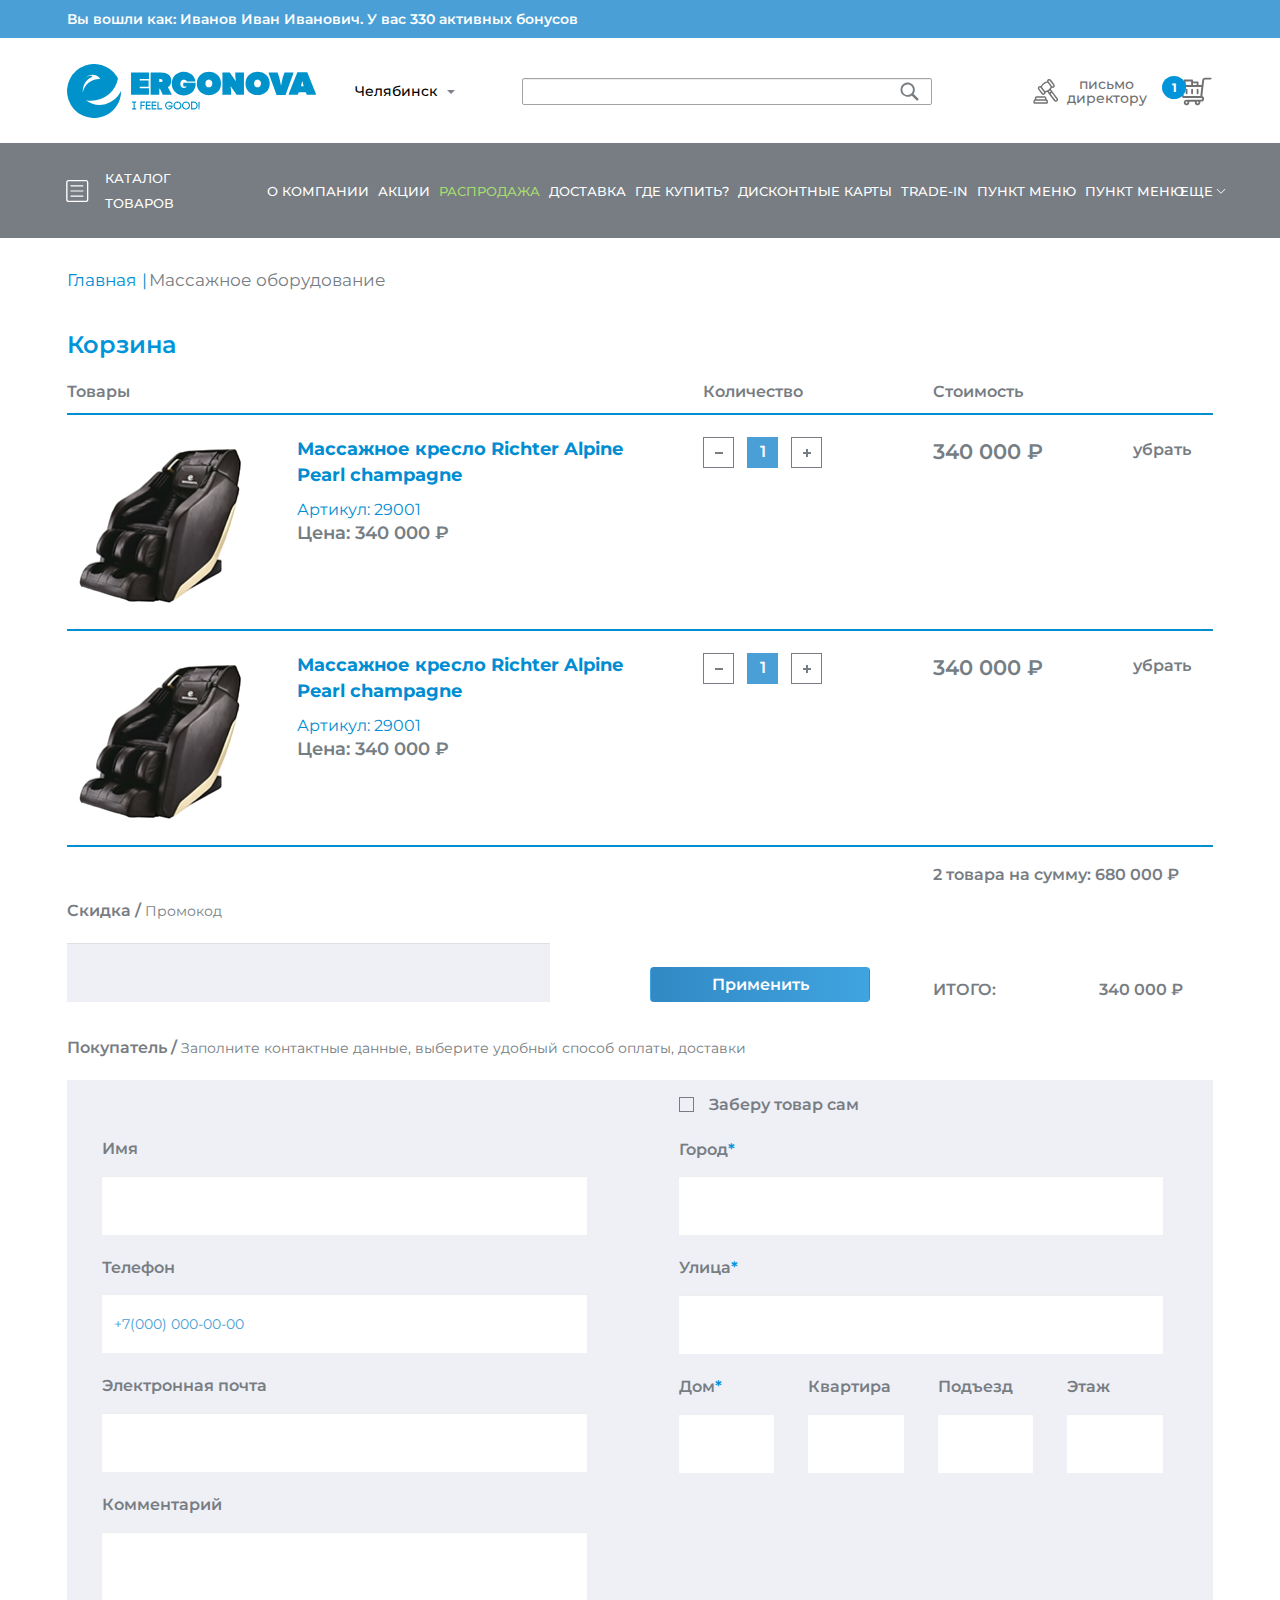
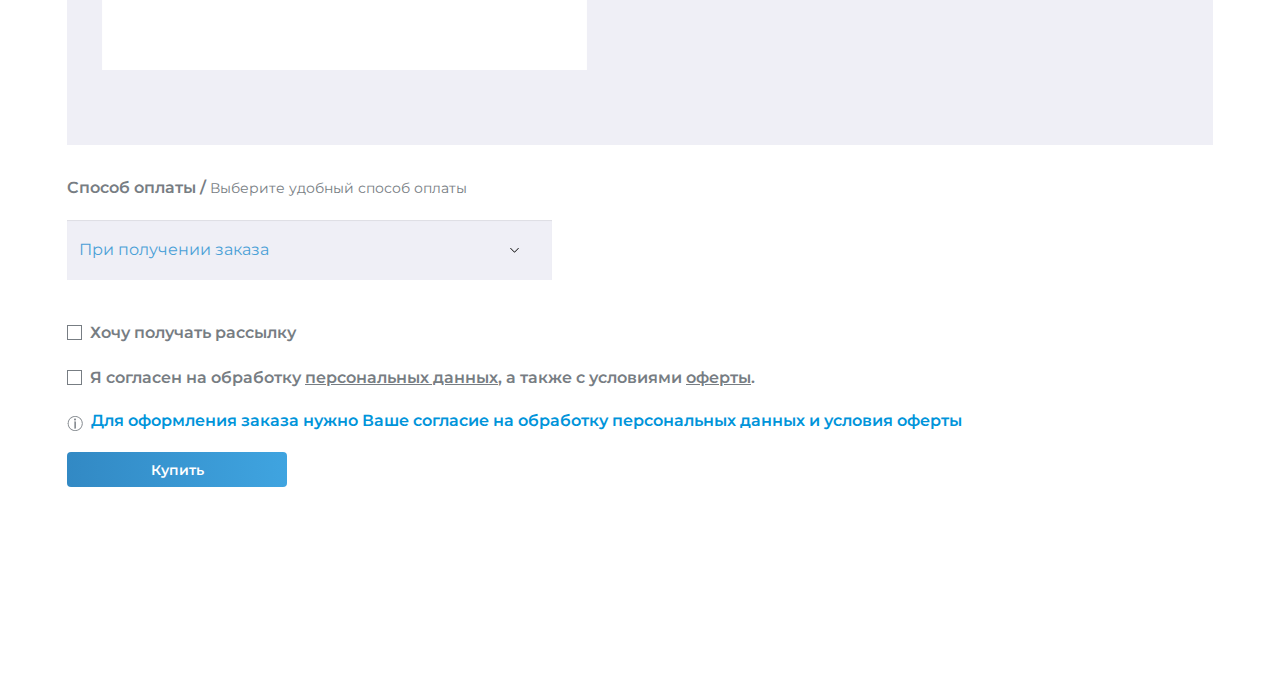
<file: cart.html>
<!doctype html>
<html lang="ru">

    <head>

        <meta charset="utf-8">
        <meta http-equiv="X-UA-Compatible" content="IE=edge">
        <meta http-equiv="cleartype" content="on">

        <meta name="theme-color" content="#3E50B4">

        <meta name="SKYPE_TOOLBAR" content="SKYPE_TOOLBAR_PARSER_COMPATIBLE">
        <meta name="format-detection" content="telephone=no">

        <meta name="viewport" content="width=device-width, initial-scale=1">

        <meta name="msapplication-tap-highlight" content="no">

        <meta name="mobile-web-app-capable" content="yes">
        <meta name="apple-mobile-web-app-capable" content="yes">

        <meta name="MobileOptimized" content="320">
        <meta name="HandheldFriendly" content="True">

        <title>Корзина</title>

        <link href="https://fonts.googleapis.com/css?family=Montserrat:400,500,600,700,900&amp;subset=cyrillic,cyrillic-ext,latin-ext,vietnamese" rel="stylesheet">


        <link rel="stylesheet" href="css/plugins.min.css">
        <link rel="stylesheet" href="css/style.css">

        <script src="https://api-maps.yandex.ru/2.1/?lang=ru_RU"></script>

    </head>

    <body class="app app--cart ">

    <svg class="main-svg-sprite main-svg-sprite--icons" xmlns="http://www.w3.org/2000/svg" xmlns:xlink="http://www.w3.org/1999/xlink"><symbol viewBox="0 0 60.013 60.013" id="basket" xmlns="http://www.w3.org/2000/svg"><path d="M11.68 12.506l-.832-5h-2.99c-.447-1.72-1.999-3-3.858-3-2.206 0-4 1.794-4 4s1.794 4 4 4c1.859 0 3.411-1.28 3.858-3h1.294l.5 3h-.028l.222 1.161v.003l2.559 13.374 1.044 5.462h.001l1.342 7.015c-2.468.186-4.525 2.084-4.768 4.475a5.01 5.01 0 0 0 4.975 5.51h2c0 3.309 2.691 6 6 6s6-2.691 6-6h11c0 3.309 2.691 6 6 6s6-2.691 6-6h4a1 1 0 1 0 0-2h-4.35c-.826-2.327-3.043-4-5.65-4s-4.824 1.673-5.65 4h-11.7c-.826-2.327-3.043-4-5.65-4s-4.824 1.673-5.65 4H15a3.01 3.01 0 0 1-2.224-.993 2.968 2.968 0 0 1-.761-2.316c.152-1.509 1.546-2.69 3.173-2.69h.841l6.128-.002L33 41.501V41.5l7.145-.002L51 41.496v-.001l4.024-.001a4.993 4.993 0 0 0 4.988-4.987V12.494l-48.332.012zm-7.68-2c-1.103 0-2-.897-2-2s.897-2 2-2 2 .897 2 2-.897 2-2 2zm42 35c2.206 0 4 1.794 4 4s-1.794 4-4 4-4-1.794-4-4 1.794-4 4-4zm-23 0c2.206 0 4 1.794 4 4s-1.794 4-4 4-4-1.794-4-4 1.794-4 4-4zm35.013-24H51v-7.011l7.013-.002v7.013zM42 39.498v-6.991h7v6.989l-7 .002zm0-8.992v-7h7v7h-7zm-18 8.997v-6.997h7v6.995l-7 .002zm0-8.997v-7h7v7h-7zm-10.235-7H22v7h-6.895l-1.34-7zm35.235-2h-7v-7h7v7zm-9 0h-7V14.5l7-.002v7.008zm-9-7v7h-7v-7h7zm2 9h7v7h-7v-7zm18 0h7v7h-7v-7zm-29-9.002v7.003h-8.618l-1.34-7L22 14.504zm-6.513 18.002H22v6.997l-5.173.002-1.34-6.999zm17.513 0h7v6.992l-7 .002v-6.994zm22.024 6.988L51 39.495v-6.989h7.013v4a2.992 2.992 0 0 1-2.989 2.988z"></path></symbol><symbol viewBox="0 0 56 54" id="card-slider" xmlns="http://www.w3.org/2000/svg"><image width="56" height="54" xmlns:xlink="http://www.w3.org/1999/xlink" xlink:href="[data-uri]"></image></symbol><symbol viewBox="0 0 35 48" id="categories-list1" xmlns="http://www.w3.org/2000/svg"><defs><path id="aca" d="M70.799 531c-.712 0-1.289-.561-1.289-1.252v-12.01l.135-.263c.043-.084 4.286-8.54 2.19-16.032-2.504-8.952-5.389-14.774-6.426-15.376-1.613-.756-14.212-.756-15.842.009-1.02.593-3.906 6.415-6.41 15.367-2.095 7.492 2.148 15.948 2.191 16.033l.134.262v12.01c0 .69-.577 1.251-1.288 1.251-.712 0-1.289-.56-1.289-1.251v-11.433c-.774-1.618-4.392-9.814-2.235-17.527 1.55-5.54 4.896-15.33 7.606-16.878 1.388-.793 6.372-.91 9.22-.91 2.848 0 7.833.117 9.22.91 2.71 1.549 6.057 11.337 7.606 16.878 2.157 7.713-1.46 15.91-2.234 17.527v11.433c0 .69-.577 1.251-1.289 1.251zm-8.49-30.004h-9.625c-2.26 0-4.1-1.786-4.1-3.982v-4.757c0-2.195 1.84-3.98 4.1-3.98h9.624c2.261 0 4.1 1.785 4.1 3.98v4.757c0 2.196-1.839 3.982-4.1 3.982zm-9.625-10.217c-.84 0-1.523.663-1.523 1.478v4.757c0 .816.684 1.479 1.523 1.479h9.624c.84 0 1.523-.663 1.523-1.479v-4.757c0-.815-.683-1.478-1.523-1.478zm4.812 33.872c-.711 0-1.288-.56-1.288-1.251v-7.523c0-.69.577-1.25 1.288-1.25.712 0 1.289.56 1.289 1.25v7.523c0 .69-.577 1.251-1.289 1.251zm-8.105 0c-.712 0-1.289-.56-1.289-1.251v-5.368c0-.691.577-1.252 1.289-1.252.711 0 1.288.56 1.288 1.252v5.368c0 .69-.577 1.251-1.288 1.251zm16.21 0c-.71 0-1.288-.56-1.288-1.251v-5.368c0-.691.577-1.252 1.289-1.252.711 0 1.288.56 1.288 1.252v5.368c0 .69-.577 1.251-1.288 1.251zm0-11.44c-.15 0-.303-.026-.452-.08-.039-.014-3.998-1.433-8.293-1.433-3.413 0-6.936 1.402-6.972 1.417-.656.264-1.41-.038-1.684-.677a1.24 1.24 0 0 1 .697-1.635c.163-.065 4.039-1.608 7.96-1.608 4.777 0 9.02 1.528 9.198 1.593a1.24 1.24 0 0 1 .753 1.611 1.289 1.289 0 0 1-1.206.812zm0 17.788h-16.21c-.712 0-1.289-.56-1.289-1.251 0-.69.577-1.251 1.289-1.251H65.6c.712 0 1.29.56 1.29 1.251 0 .69-.578 1.251-1.29 1.251z"></path></defs><use xlink:href="#aca" transform="translate(-40 -483)"></use></symbol><symbol viewBox="0 0 37 43" id="categories-list2" xmlns="http://www.w3.org/2000/svg"><defs><path id="ada" d="M76.998 600.612c0 .66-.543 1.194-1.216 1.194h-1.207l-.448 7.476c-.345 3.784-3.492 6.604-7.32 6.604h-7.51v6.341h3.13c4.267 0 7.742 2.946 7.742 6.578 0 .66-.543 1.194-1.216 1.194a1.203 1.203 0 0 1-1.215-1.194c0-2.311-2.38-4.19-5.303-4.19h-3.13v4.182c0 .66-.543 1.193-1.215 1.193a1.203 1.203 0 0 1-1.216-1.193v-4.182h-3.13c-2.923 0-5.303 1.879-5.303 4.19 0 .66-.543 1.194-1.215 1.194a1.203 1.203 0 0 1-1.216-1.194c0-3.623 3.475-6.578 7.743-6.578h3.13v-6.341h-7.51c-3.829 0-6.967-2.82-7.312-6.562l-.448-7.51h-.397A1.203 1.203 0 0 1 40 600.621c0-.66.544-1.194 1.216-1.194h4.673c.673 0 1.216.533 1.216 1.194 0 .66-.543 1.193-1.216 1.193h-1.836l.44 7.332a4.76 4.76 0 0 0 1.664 3.184c.526-2.405 2.604-4.352 5.31-5.072-1.724-4.021-5.44-13.656-2.888-16.915 1.932-2.464 6.338-3.345 9.821-3.345 3.483 0 7.89.88 9.82 3.336 2.587 3.302-1.258 13.148-2.957 17.069 2.457.82 4.303 2.666 4.794 4.919a4.783 4.783 0 0 0 1.664-3.21l.44-7.298h-1.026a1.203 1.203 0 0 1-1.216-1.193c0-.66.543-1.194 1.216-1.194h4.673c.664 0 1.216.533 1.19 1.185zm-26.056-2.108h4.13c.672 0 1.216.533 1.216 1.194 0 .66-.544 1.194-1.216 1.194h-3.406a66.23 66.23 0 0 0 2.32 6.07h8.837c2.337-5.308 4.906-13.334 3.475-15.155-1.138-1.448-4.303-2.413-7.898-2.413-3.595 0-6.768.973-7.898 2.413-.302.38-.422 1.05-.405 1.913h4.975c.672 0 1.216.534 1.216 1.194 0 .66-.544 1.194-1.216 1.194h-4.69c.137.745.336 1.549.56 2.387zm16.813 14.918c-.078-2.26-2.423-4.08-5.303-4.08h-8.69c-2.88 0-5.226 1.82-5.303 4.08.302.059.612.085.922.085h17.451c.31 0 .621-.034.923-.085z"></path></defs><use xlink:href="#ada" transform="translate(-40 -587)"></use></symbol><symbol viewBox="0 0 37 36" id="categories-list3" xmlns="http://www.w3.org/2000/svg"><defs><path id="aea" d="M70.379 694.372l-3.938 13.167 3.92 1.647c2.437.907 4.233 2.983 4.673 5.413.454 2.5-.368 5.07-2.144 6.705-.18.165-.368.323-.563.471h3.063c.711 0 1.084.559 1.084 1.112 0 .552-.373 1.112-1.084 1.112H41.903c-.711 0-1.083-.56-1.083-1.112 0-.553.372-1.112 1.083-1.112h3.31a10.679 10.679 0 0 1-1.362-.92c-2.425-1.924-3.864-4.943-3.85-8.075.015-3.21 1.452-6.318 3.844-8.308a11.17 11.17 0 0 1 5.11-2.407l-1.74-3.256H43.16c-.887 0-1.637-.529-1.955-1.381-.181-.484-.174-.988-.167-1.475l.003-.269c0-.746.077-1.514.633-2.072.4-.402.925-.606 1.558-.606h7.913c.128 0 .264-.005.402-.01.411-.016.877-.034 1.288.077.98.262 1.64 1.182 1.64 2.289v1.091c0 .046-.003.09-.007.133-.061 1.008-.606 1.8-1.458 2.102-.3.107-.607.121-.894.121H49.73l1.649 3.084c.73.031 1.45.137 2.146.314.38.097.747.24 1.102.379l.281.108a11.63 11.63 0 0 1 .95.398l8.524 3.583 3.68-12.303h-3.164c-.711 0-1.083-.559-1.083-1.111 0-.553.372-1.112 1.083-1.112h6.996l3.166-3.801a.981.981 0 0 1 .726-.345c.322-.017.646.106.862.324.42.42.428 1.059.018 1.55l-3.453 4.147c-.295.355-.721.352-1.035.348zm2.218 23.529c.502-1.333.48-2.762-.064-3.918-.596-1.268-1.6-2.218-2.826-2.674a1.89 1.89 0 0 1-.102-.043l-14.582-6.129a7.225 7.225 0 0 1-.237-.105l-.425-.175c-.4-.154-.83-.31-1.315-.48-.54-.186-1.197-.278-1.998-.278-.196 0-.4.005-.613.016a8.11 8.11 0 0 0-2.02.346c-1.273.383-2.486 1.076-3.416 1.953-.993.936-1.776 2.089-2.204 3.246-.521 1.41-.685 2.738-.515 4.183.299 2.532 1.916 4.878 4.22 6.12a9.17 9.17 0 0 0 3.842 1.068c.383.018.777.016 1.16.015h16.283c.887 0 1.66-.162 2.296-.479.66-.328 1.093-.648 1.546-1.14.401-.438.791-1.051.97-1.526zm-29.23-21.332v.017l.095.001h8.773a.486.486 0 0 1 .009-.028c.003-.042.009-.095.012-.123l.001-.921c.001-.073.003-.146-.003-.219v-.014l-.005-.017a.38.38 0 0 1-.024-.036h-8.85v.008l-.103.002a2.21 2.21 0 0 0-.01.236v.847c-.002.113-.002.187.005.248zm15.112 22.186c0 .552-.372 1.111-1.084 1.111h-5.41c-.711 0-1.084-.559-1.084-1.111 0-.284.096-.551.269-.753.198-.23.488-.359.815-.359h1.03l-.637-1.193c-1.206.33-2.473.099-3.435-.638-1.553-1.191-2.056-3.242-1.224-4.988.792-1.665 2.744-2.599 4.536-2.174 1.755.418 3.033 1.988 3.108 3.82.002.03.004.07.003.114.001.034-.001.079-.005.122-.04 1-.427 1.945-1.067 2.621l1.233 2.305.006.011h1.862c.712 0 1.084.56 1.084 1.112zm-5.87-7.456a1.722 1.722 0 0 0-1.236-.531h-.027c-.997.016-1.826.843-1.812 1.806.016.99.826 1.814 1.776 1.814h.026a1.83 1.83 0 0 0 1.81-1.814 1.892 1.892 0 0 0-.536-1.275z"></path></defs><use xlink:href="#aea" transform="translate(-40 -688)"></use></symbol><symbol viewBox="0 0 48 34" id="categories-list4" xmlns="http://www.w3.org/2000/svg"><defs><path id="afa" d="M88 816.023C88 822.083 83.09 827 77.048 827s-10.953-4.916-10.953-10.976v-.095H65l.571 2.29c.153.615-.22 1.23-.833 1.385-.093.023-.17.047-.262.047a1.17 1.17 0 0 1-1.119-.883l-.714-2.839h-.715v.095c0 6.06-4.91 10.976-10.952 10.976C44.935 827 40 822.084 40 816.024c0-6.059 4.935-10.998 10.976-10.998 1.255 0 2.447.228 3.571.62l2.953-3.603-.381-1.98a1.21 1.21 0 0 1-.024-.192h-3.38a1.906 1.906 0 0 1-1.906-1.908c0-1.055.853-1.909 1.905-1.909h4.572c1.052 0 1.904.854 1.904 1.91 0 .658-.326 1.254-.833 1.598.004.015-.003.032 0 .047l.333 1.79h11.858l-2.762-6.824a1.15 1.15 0 0 1 .095-1.074c.212-.316.571-.5.952-.5h4.738c.445 0 .86.263 1.048.667l1.286 2.768c.265.574 0 1.26-.572 1.527a1.118 1.118 0 0 1-1.5-.549l-.976-2.123h-2.333l2.738 6.68c.046.116.064.259.071.382l.19 3.006c.818-.196 1.648-.333 2.525-.333 6.04 0 10.952 4.94 10.952 10.998zm-28.357 0a8.728 8.728 0 0 0-4.429-7.587l-2.786 3.412a4.425 4.425 0 0 1 2.953 4.175 4.408 4.408 0 0 1-4.405 4.414c-2.432 0-4.429-1.974-4.429-4.414 0-1.936 1.27-3.577 3-4.175a1.11 1.11 0 0 1 .167-.286l3.262-3.985c-.646-.154-1.308-.262-2-.262-4.782 0-8.69 3.914-8.69 8.708 0 4.796 3.908 8.685 8.69 8.685 4.783 0 8.667-3.889 8.667-8.685zm-10.81 0c0 1.175.971 2.124 2.143 2.124a2.12 2.12 0 0 0 2.12-2.124 2.119 2.119 0 0 0-2.12-2.123c-1.172 0-2.143.949-2.143 2.123zm17.524-2.386a10.997 10.997 0 0 1 5.929-7.491l-.143-2.458H59.095l-2.429 2.959a11.009 11.009 0 0 1 5 6.99zm19.357 2.386c0-4.794-3.885-8.708-8.666-8.708-.829 0-1.622.14-2.381.358l.285 4.461a4.345 4.345 0 0 1 2.096-.524c2.432 0 4.428 1.975 4.428 4.413 0 2.44-1.996 4.414-4.428 4.414a4.408 4.408 0 0 1-4.405-4.414c0-.467.08-.912.214-1.336-.018-.07-.043-.139-.047-.214l-.358-5.798c-2.435 1.541-4.071 4.254-4.071 7.348 0 4.796 3.884 8.685 8.667 8.685 4.781 0 8.666-3.889 8.666-8.685zm-8.666 2.124c1.171 0 2.143-.949 2.143-2.124 0-1.174-.972-2.123-2.143-2.123a2.12 2.12 0 0 0-2.12 2.123 2.12 2.12 0 0 0 2.12 2.124z"></path></defs><use xlink:href="#afa" transform="translate(-40 -793)"></use></symbol><symbol viewBox="0 0 41 41" id="categories-list5" xmlns="http://www.w3.org/2000/svg"><defs><path id="aga" d="M81 908.244a3.217 3.217 0 0 1-1.445 2.699v1.104c0 4.93-3.238 9.256-7.909 10.619v.427c0 1.602-1.294 2.906-2.885 2.906a2.9 2.9 0 0 1-2.789-2.173H55.74A2.9 2.9 0 0 1 52.95 926c-1.59 0-2.884-1.304-2.884-2.906v-.428c-4.671-1.37-7.909-5.695-7.909-10.618v-.733a3.265 3.265 0 0 1-2.157-3.07 3.26 3.26 0 0 1 2.155-3.07 7.136 7.136 0 0 1 .002-.37c-.04-1.644-.117-4.716 3.274-6.543a6.435 6.435 0 0 1-.031-.62c0-3.744 3.023-6.79 6.738-6.79 2.983 0 5.6 1.978 6.448 4.838 4.424.904 7.64 4.745 7.792 9.287h11.378c1.789 0 3.244 1.466 3.244 3.268zm-33.123-8.685l-.839.35c-2.804 1.18-2.756 3.137-2.713 4.864 0 .072 0 .14.002.203H64.2c-.16-3.698-2.963-6.779-6.643-7.235l-.795-.099-.142-.798a4.564 4.564 0 0 0-4.49-3.8c-2.516 0-4.563 2.061-4.563 4.597 0 .349.037.691.112 1.017zm29.879 7.608H43.245c-.59 0-1.07.483-1.07 1.077 0 .595.48 1.078 1.07 1.078h34.51c.59 0 1.07-.483 1.07-1.078 0-.594-.48-1.077-1.07-1.077zm-9.698 14.468v1.458c0 .394.319.715.71.715.392 0 .71-.32.71-.715v-2.177l.867-.186c4.082-.835 7.042-4.486 7.042-8.683v-.534H44.332v.534c0 4.2 2.96 7.856 7.038 8.69l.87.175v2.181c0 .394.32.715.71.715.392 0 .71-.32.71-.715v-1.458zm-18.446-4.675c.039.291-.038.58-.216.812a1.08 1.08 0 0 1-1.523.197c-.875-.671-1.48-1.588-1.702-2.58a1.11 1.11 0 0 1 .833-1.307 1.087 1.087 0 0 1 1.295.833c.104.485.421.953.894 1.322.23.173.38.43.419.723zm11.393 2.36a1.098 1.098 0 0 1-1.045 1.138c-.743.03-1.724.066-2.71.066-2.557 0-4.59-.257-6.397-.806h-.002a1.08 1.08 0 0 1-.638-.532 1.088 1.088 0 0 1-.08-.83 1.086 1.086 0 0 1 1.357-.732c2.681.815 5.612.765 8.383.643.595-.002 1.11.47 1.132 1.053zm-2.175-27.67c0-1.734 1.4-3.145 3.122-3.145s3.123 1.411 3.123 3.145c0 1.735-1.401 3.146-3.123 3.146-1.721 0-3.122-1.411-3.122-3.146zm3.122.947a.951.951 0 0 0 .948-.953.952.952 0 0 0-.948-.955.952.952 0 0 0-.947.955.95.95 0 0 0 .947.953zm-21.894-3.663c0-2.17 1.752-3.934 3.905-3.934 2.154 0 3.906 1.761 3.906 3.927 0 2.17-1.752 3.935-3.906 3.935-2.153 0-3.905-1.762-3.905-3.928zm3.905 1.737c.955 0 1.731-.78 1.731-1.737a1.74 1.74 0 0 0-1.73-1.744c-.955 0-1.731.78-1.731 1.737a1.74 1.74 0 0 0 1.73 1.744zm24.077 8.157c0-.603.488-1.095 1.088-1.095.6 0 1.087.492 1.087 1.095 0 .604-.488 1.096-1.087 1.096-.6 0-1.088-.492-1.088-1.096zm-12.94 2.897c0-.604.487-1.095 1.087-1.095s1.088.491 1.088 1.095c0 .605-.488 1.096-1.088 1.096-.6 0-1.087-.491-1.087-1.096zm-2.876-13.761c0-.604.487-1.096 1.087-1.096s1.088.492 1.088 1.096c0 .604-.488 1.095-1.088 1.095-.6 0-1.087-.491-1.087-1.095z"></path></defs><use xlink:href="#aga" transform="translate(-40 -885)"></use></symbol><symbol viewBox="0 0 42 42" id="categories-list6" xmlns="http://www.w3.org/2000/svg"><defs><path id="aha" d="M81 1027.786c0 .669-.544 1.212-1.213 1.212H72.25a1.214 1.214 0 0 1-1.212-1.212c0-2.274 1.572-4.269 3.769-4.824v-28.83H68.28v21.134h.672c.746 0 1.482.387 1.968 1.035.43.574.658 1.287.658 2.062 0 .774-.227 1.487-.658 2.06-.486.65-1.222 1.037-1.968 1.037H51.047c-.746 0-1.481-.387-1.968-1.035-.43-.574-.658-1.287-.658-2.062 0-.775.228-1.488.658-2.062.486-.648 1.222-1.035 1.968-1.035h.672v-21.133h-6.527v28.829c2.197.555 3.77 2.55 3.77 4.824 0 .669-.544 1.212-1.213 1.212h-7.538a1.214 1.214 0 0 1-1.213-1.212c0-2.274 1.572-4.269 3.77-4.824v-28.83h-.673c-1.938 0-3.097-1.813-3.097-3.567 0-1.754 1.159-3.568 3.097-3.568h35.808c1.938 0 3.097 1.814 3.097 3.568s-1.159 3.568-3.097 3.568h-.672v28.829c2.197.555 3.769 2.55 3.769 4.824zm-30.154-9.423c0 .28.09.501.167.604.029.037.05.058.06.068h17.852a.502.502 0 0 0 .06-.069c.077-.102.167-.322.167-.603 0-.282-.09-.501-.167-.604a.471.471 0 0 0-.06-.069H51.074a.462.462 0 0 0-.061.069c-.077.103-.167.322-.167.604zm22.95 8.21h4.445a2.494 2.494 0 0 0-2.223-1.344c-.949 0-1.786.517-2.223 1.344zm4.779-36.008c0-.761-.431-1.143-.672-1.143h-7.74v2.286h7.74c.241 0 .672-.382.672-1.143zm-12.18-1.143v2.286h1.343v-2.286zm-14.135 0v2.286h1.344v-2.286zm13.594 25.844v-21.133h-11.71v21.133zm-1.885-23.558v-2.286h-7.94v2.286zm-22.212 34.865h4.446a2.495 2.495 0 0 0-2.223-1.344c-.95 0-1.786.517-2.223 1.344zm.338-37.151c-.24 0-.672.382-.672 1.143s.431 1.143.672 1.143h7.74v-2.286z"></path></defs><use xlink:href="#aha" transform="translate(-39 -987)"></use></symbol><symbol viewBox="0 0 33 33" id="categories-list7" xmlns="http://www.w3.org/2000/svg"><defs><path id="aia" d="M53.535 1097.497H47.09c-.272 0-.535-.1-.74-.28a199.95 199.95 0 0 0-4.932-4.182c-.866-.719-1.367-1.704-1.417-2.78-.05-1.078.358-2.107 1.15-2.9l.209-.208c.79-.79 1.817-1.197 2.895-1.148 1.077.05 2.064.55 2.778 1.407.048.059 4.207 5.14 6.4 7.333.251.252.54.526.855.815a1.118 1.118 0 0 1-.754 1.943zm-6.022-2.237h3.326c-2.3-2.484-5.38-6.248-5.53-6.431a1.599 1.599 0 0 0-1.155-.596c-.445-.021-.873.155-1.212.495l-.208.208c-.342.342-.52.773-.499 1.215.021.44.236.85.606 1.157.02.016 2.438 1.995 4.672 3.952zM65.728 1119h-18.46a1.118 1.118 0 0 1-1.117-1.119v-3.076c0-.618.5-1.119 1.118-1.119h18.46c.617 0 1.117.501 1.117 1.119v3.076c0 .618-.5 1.119-1.118 1.119zm-17.341-2.237H64.61v-.84H48.387zm15.811-3.917H48.8c-3.916 0-7.593-3.146-8.198-7.013l-.116-.744c-.27-1.729-.487-4.514-.487-5.668 0-.617.5-1.118 1.118-1.118h30.766c.617 0 1.118.5 1.118 1.118 0 1.404-.219 3.947-.488 5.668l-.116.744c-.604 3.867-4.282 7.013-8.198 7.013zm-21.387-7.359c.44 2.825 3.127 5.123 5.988 5.123h15.4c2.86 0 5.546-2.298 5.987-5.122l.117-.745c.189-1.208.355-2.896.425-4.204H42.274c.073 1.271.237 3.032.42 4.205z"></path></defs><use xlink:href="#aia" transform="translate(-40 -1086)"></use></symbol><symbol viewBox="0 0 37 37" id="categories-list8" xmlns="http://www.w3.org/2000/svg"><defs><path id="aja" d="M77.003 1224.575c-.01.706-.57 1.272-1.255 1.273H73.62c-.497 1.26-1.698 2.15-3.099 2.15-1.844 0-3.345-1.543-3.345-3.442 0-1.357.77-2.53 1.882-3.09l-1.653-8.525h-2.14c.156.8.239 1.627.239 2.473 0 6.94-5.487 12.585-12.23 12.585-6.745 0-12.231-5.646-12.231-12.585 0-3.227 1.188-6.173 3.136-8.403v-13.43h-2.942c-.695-.01-1.25-.597-1.24-1.31.01-.705.57-1.272 1.254-1.272l.017.001h4.165c.692 0 1.255.578 1.255 1.29v6.238h13.38c.692 0 1.255.58 1.255 1.291v6.133a12.63 12.63 0 0 1 3.147 4.407h3.964c.597 0 1.114.437 1.23 1.039l1.922 9.898a3.402 3.402 0 0 1 2.034 1.97h2.147c.69.01 1.246.597 1.236 1.31zm-7.318-.019c0 .491.36.86.836.86.477 0 .836-.369.836-.86 0-.49-.36-.86-.836-.86s-.836.37-.836.86zm-10.872-23.446H46.688v3.709a11.907 11.907 0 0 1 6.585-1.99c1.994 0 3.876.497 5.54 1.372zm-15.26 14.304c0 5.516 4.36 10.003 9.72 10.003s9.722-4.487 9.722-10.003c0-5.515-4.361-10.002-9.722-10.002-5.36 0-9.72 4.487-9.72 10.002zm3.762 0c0-3.38 2.673-6.13 5.958-6.13 3.286 0 5.959 2.75 5.959 6.13 0 3.381-2.673 6.131-5.959 6.131-3.285 0-5.958-2.75-5.958-6.13zm5.958 3.55c1.902 0 3.45-1.593 3.45-3.55 0-1.956-1.548-3.549-3.45-3.549-1.902 0-3.449 1.593-3.449 3.55 0 1.956 1.547 3.548 3.45 3.548z"></path></defs><use xlink:href="#aja" transform="translate(-40 -1191)"></use></symbol><symbol viewBox="0 0 20 20" id="chevron-down" xmlns="http://www.w3.org/2000/svg"><path d="M17.418 6.109c.272-.268.709-.268.979 0s.271.701 0 .969l-7.908 7.83a.697.697 0 0 1-.979 0l-7.908-7.83c-.27-.268-.27-.701 0-.969s.709-.268.979 0L10 13.25l7.418-7.141z"></path></symbol><symbol viewBox="0 0 20 20" id="chevron-left" xmlns="http://www.w3.org/2000/svg"><path d="M13.891 17.418c.268.272.268.709 0 .979s-.701.271-.969 0l-7.83-7.908a.697.697 0 0 1 0-.979l7.83-7.908c.268-.27.701-.27.969 0s.268.709 0 .979L6.75 10l7.141 7.418z"></path></symbol><symbol viewBox="0 0 20 20" id="chevron-right" xmlns="http://www.w3.org/2000/svg"><path d="M13.25 10L6.109 2.58a.697.697 0 0 1 0-.979.68.68 0 0 1 .969 0l7.83 7.908a.697.697 0 0 1 0 .979l-7.83 7.908c-.268.271-.701.27-.969 0s-.268-.707 0-.979L13.25 10z"></path></symbol><symbol viewBox="0 0 20 20" id="chevron-up" xmlns="http://www.w3.org/2000/svg"><path d="M2.582 13.891c-.272.268-.709.268-.979 0s-.271-.701 0-.969l7.908-7.83a.697.697 0 0 1 .979 0l7.908 7.83c.27.268.27.701 0 .969s-.709.268-.978 0L10 6.75l-7.418 7.141z"></path></symbol><symbol viewBox="0 0 24 24" id="close" xmlns="http://www.w3.org/2000/svg"><path d="M18.984 6.422L13.406 12l5.578 5.578-1.406 1.406L12 13.406l-5.578 5.578-1.406-1.406L10.594 12 5.016 6.422l1.406-1.406L12 10.594l5.578-5.578z"></path></symbol><symbol viewBox="-467 269 24 24" id="favorite" xmlns="http://www.w3.org/2000/svg"><path d="M-455 290.4l-1.5-1.3c-5.1-4.7-8.5-7.8-8.5-11.5 0-3.1 2.4-5.5 5.5-5.5 1.7 0 3.4.8 4.5 2.1 1.1-1.3 2.8-2.1 4.5-2.1 3.1 0 5.5 2.4 5.5 5.5 0 3.8-3.4 6.9-8.5 11.5l-1.5 1.3z"></path></symbol><symbol viewBox="-467 269 24 24" id="favorite_border" xmlns="http://www.w3.org/2000/svg"><path d="M-450.5 272c-1.7 0-3.4.8-4.5 2.1-1.1-1.3-2.8-2.1-4.5-2.1-3.1 0-5.5 2.4-5.5 5.5 0 3.8 3.4 6.9 8.5 11.5l1.5 1.3 1.5-1.3c5.1-4.7 8.5-7.8 8.5-11.5 0-3.1-2.4-5.5-5.5-5.5zm-4.4 15.5l-.1.1-.1-.1c-4.8-4.3-7.9-7.2-7.9-10 0-2 1.5-3.5 3.5-3.5 1.5 0 3 1 3.6 2.4h1.9c.5-1.4 2-2.4 3.6-2.4 2 0 3.5 1.5 3.5 3.5-.1 2.9-3.2 5.7-8 10z"></path></symbol><symbol id="korzina" viewBox="0 0 51.9 47.2" xml:space="preserve" xmlns="http://www.w3.org/2000/svg"><path d="M3.3 14.8c.4-.8 1-1.1 1.8-1h3.8v-.5V7c0-1.1.6-1.6 1.6-1.6h10.8c1.1 0 1.6.6 1.6 1.6v1.2h6.8c1 0 1.6.6 1.6 1.6v4h4.8c.1-.9.2-1.9.3-2.9.3-1.6.4-3.3.6-4.9.3-2 2-3.4 4-3.5h8.7c.7 0 1.2.4 1.5 1v.7c-.4.8-1 1.1-1.9 1h-8c-.9 0-1.5.5-1.5 1.5V7l-1.2 10.5c-.5 4.1-.9 8.1-1.4 12.2-.1.7-.1 1.2.7 1.5 0 0 .1 0 .1.1 1.5 1 2.1 2.9 1.6 4.7-.5 1.7-2.1 2.9-3.9 3H34c.5 2 0 3.7-1.7 4.9-1.4 1-2.9 1-4.4.2-2-1.1-2.5-2.9-2-5h-8.8v.1c0 .1.1.2.1.3.3 1.7-.1 3.2-1.5 4.3-1.4 1.1-2.9 1.2-4.5.4-1.6-.8-2.3-2.2-2.3-3.9.1-2.3 1.9-4 4.3-4h22.4c.7 0 1.2-.6 1.3-1.2.1-.7-.3-1.3-1-1.5-.2-.1-.5-.1-.7-.1H9.9c-2.2 0-3.9-1.4-4.3-3.5-.6-3.8-1.3-7.6-1.9-11.3-.2-1-.4-2-.5-3 .1-.4.1-.6.1-.9zm3 1.8c.1.9.3 1.8.4 2.6.5 3.3 1.1 6.6 1.6 9.9.2 1.1.6 1.5 1.7 1.5h24.1c.5-4.7 1-9.3 1.6-14H6.3zm5.4-8.4v5.6h8.4V8.2h-8.4zm16.8 5.6V11h-5.6v2.8h5.6zm1.4 28c.8 0 1.4-.7 1.4-1.4 0-.8-.7-1.4-1.4-1.4-.8 0-1.4.7-1.4 1.4 0 .8.7 1.4 1.4 1.4zm-16.8 0c.8 0 1.4-.6 1.4-1.4 0-.8-.6-1.4-1.4-1.4-.8 0-1.4.6-1.4 1.4 0 .8.6 1.4 1.4 1.4z"></path><path class="arst0" d="M31.3 23.6v-2.7c0-.9-.6-1.5-1.4-1.5-.8 0-1.4.6-1.4 1.5v5.4c0 .9.6 1.5 1.4 1.5.8 0 1.4-.6 1.4-1.5v-2.7zM22.9 23.6v-2.7c0-.9-.6-1.5-1.4-1.5-.8 0-1.4.6-1.4 1.5v5.4c0 .9.6 1.5 1.4 1.5.8 0 1.4-.6 1.4-1.5v-2.7zM14.5 23.6v-2.7c0-.9-.6-1.5-1.4-1.5-.8 0-1.4.6-1.4 1.5v5.4c0 .9.6 1.5 1.4 1.5.8 0 1.4-.6 1.4-1.5v-2.7z"></path><g class="arst1"><path class="arst2" d="M-73.6 42.5c0-2.5 2.2-4.4 4.6-3.9.7.1.9 0 1.3-.6 2.2-3.9 5.5-6.4 9.8-7.4.6-.1.8-.3.9-1 .1-1.7 1.1-2.9 2.8-3.4 1.7-.5 3.1 0 4.2 1.4l6 8.1c1.1 1.5 1.2 3.1.2 4.6-1 1.5-2.4 2-4.2 1.6-.1 0-.3-.1-.4-.1-.8.7-1.1 1.7-1.7 2.5-.3.4.2.7.4 1 3.8 5.1 7.6 10.2 11.5 15.2 1 1.4 1.2 2.9.3 4.4-.8 1.4-2.1 2-3.8 1.9-1.3-.1-2.2-.9-3-1.9-3.7-5-7.5-9.9-11.2-14.9-.4-.6-.8-.9-1.5-.5-.2.1-.4.2-.6.2-1.2.1-1.7.5-1.9 1.9-.2 1.5-1.4 2.4-2.9 2.8-1.5.3-2.8-.1-3.7-1.3-2.2-2.8-4.4-5.8-6.5-8.6-.5-.6-.7-1.4-.6-2zm17.3-9.6c-3.4 0-9 4.2-9.8 7.4-.1.3 0 .5.2.8 1.6 2.1 3.1 4.2 4.7 6.2.3.4.6.4 1 .4 4.3-.8 7.5-3.2 9.4-7.1.2-.4.2-.7 0-1-1.6-2.1-3.1-4.1-4.7-6.2-.2-.4-.4-.6-.8-.5zM-39.9 63c0-.3-.1-.6-.3-.8l-8.1-10.8c-.3-.4-.6-.4-.9-.1-.2.2-.5.4-.7.6-.8.4-.7.8-.2 1.4 2.4 3.2 4.8 6.4 7.2 9.5.3.4.6.8 1 1.2.4.4.8.4 1.3.2.4-.2.6-.6.7-1.2zm-14.6-33.3c0 .6.1.8.2 1 2.1 2.7 4.1 5.5 6.2 8.2.4.6 1 .7 1.7.4.8-.4.9-1.2.3-2.1-1.4-1.9-2.9-3.9-4.4-5.8-.6-.7-1.1-1.5-1.7-2.2-.4-.5-.9-.7-1.5-.4-.5.1-.8.6-.8.9zm-9 22.2c.5 0 .9-.2 1.1-.6.3-.6.1-1.1-.2-1.5-2-2.7-4-5.3-6-8-.5-.7-1.1-.9-1.9-.4-.7.4-.7 1.2-.2 2 2 2.6 4 5.3 5.9 7.9.4.3.7.6 1.3.6zm11.2-1.7c.3 0 1.8-1.4 1.8-1.6 0-.3-1.5-2-1.7-2-.2 0-1.8 1.4-1.8 1.6 0 .3 1.5 2.1 1.7 2z"></path><path class="arst2" d="M-68.6 70.2h-11.1c-1.5 0-1.8-.4-1.8-1.8V66c.1-1.2.5-2.3 1.6-2.9.9-.5 1-1.2 1-2 0-2 1.1-3.5 3-3.9.3-.1.7-.1 1-.1H-62c2.5 0 4 1.6 4 4 0 .9.1 1.4 1 1.9 1 .6 1.5 1.7 1.6 2.9v2.4c0 1.5-.4 1.9-1.8 1.9h-11.4zm.1-2.5h9.1c1.4 0 1.5 0 1.3-1.4-.1-1-.6-1.4-1.8-1.4h-18c-.9.2-1.2.9-1.1 2.2.1 1 .8.6 1.2.6h9.3zm-.1-5.4h7.2c.3 0 .7.1.8-.4.3-1.5-.2-2.2-1.8-2.2h-12.2c-.3 0-.6 0-.9.1-1 .3-.8 1.2-.8 2 0 .9.7.5 1.1.5h6.6z"></path></g></symbol><symbol viewBox="0 0 52 52" id="list" xmlns="http://www.w3.org/2000/svg"><image width="52" height="52" xmlns:xlink="http://www.w3.org/1999/xlink" xlink:href="[data-uri]"></image></symbol><symbol viewBox="0 0 40 30" id="list-mark" xmlns="http://www.w3.org/2000/svg"><image width="40" height="30" xmlns:xlink="http://www.w3.org/1999/xlink" xlink:href="[data-uri]"></image></symbol><symbol viewBox="0 0 36 31" id="little-cart" xmlns="http://www.w3.org/2000/svg"><image width="36" height="31" xmlns:xlink="http://www.w3.org/1999/xlink" xlink:href="[data-uri]"></image></symbol><symbol id="lupa" viewBox="0 0 78.7 71.8" xml:space="preserve" xmlns="http://www.w3.org/2000/svg"><path d="M32.4 7.5h2.3c.2 0 .3 0 .5.1.9.1 1.9.2 2.8.4 5.3 1.1 9.7 3.7 13.1 7.9 3.9 4.8 5.5 10.3 5 16.5-.3 3.3-1.4 6.5-3.1 9.3-.3.5-.6.9-.9 1.4l.3.3L66 57c.9.8 1.6 1.7 1.8 2.9v.9c0 .1 0 .1-.1.2-.3 1.5-1.2 2.6-2.7 3.1-1.5.5-2.8.1-4-1L48.7 50.8l-2.2-2.2c-.2.1-.3.2-.5.3-4.6 3-9.7 4.3-15.1 3.6-4.5-.5-8.5-2.3-11.9-5.2-6.8-5.8-9.5-15-7.1-23.5 1.5-5.3 4.7-9.4 9.2-12.5 2.8-1.9 5.9-3.1 9.3-3.5.7-.1 1.3-.2 2-.3zm.9 6c-9.5.2-17.1 8.4-16.2 18.1.7 8.7 8.3 15.7 17.7 15 8.9-.6 16.1-8.4 15.3-17.9-.7-8.7-8-15.4-16.8-15.2z"></path></symbol><symbol viewBox="0 0 24 24" id="menu" xmlns="http://www.w3.org/2000/svg"><path d="M3 18h18v-2H3v2zm0-5h18v-2H3v2zm0-7v2h18V6H3z"></path></symbol><symbol viewBox="0 0 21 16" id="menu-burger" xmlns="http://www.w3.org/2000/svg"><image width="21" height="16" xmlns:xlink="http://www.w3.org/1999/xlink" xlink:href="[data-uri]"></image></symbol><symbol viewBox="0 0 50 50" id="menu2" xmlns="http://www.w3.org/2000/svg"><path d="M0 3h50v2H0zM0 17h50v2H0zM0 31h50v2H0zM0 45h50v2H0z"></path></symbol><symbol id="menyu_beloe" viewBox="0 0 85.9 78.3" xml:space="preserve" xmlns="http://www.w3.org/2000/svg"><path d="M41.2 40.9H23.4c-1.4 0-1.8-.3-1.8-1.6 0-1.4.3-1.8 1.8-1.8h35.9c1.4 0 1.8.3 1.8 1.6 0 1.4-.3 1.6-1.8 1.6-6.2.2-12.2.2-18.1.2zM41.1 25.5H23.5c-1.4 0-1.9-.5-1.9-1.8s.5-1.6 1.9-1.6h35.4c1.4 0 1.9.5 1.9 1.8s-.5 1.6-1.9 1.6H41.1zM41.2 52.8H59c1.4 0 2.2 1.3 1.6 2.6-.3.6-.8.8-1.4.8h-36c-1.1 0-1.6-.5-1.6-1.6s.5-1.6 1.6-1.6c6-.2 11.9-.2 18-.2z"></path><g><path class="azst0" d="M68.6 72.6H15.8c-3.8 0-7-3.2-7-7V12.7c0-3.8 3.2-7 7-7h52.8c3.8 0 7 3.2 7 7v52.8c0 3.9-3 7.1-7 7.1zM15.8 9.9c-1.6 0-2.9 1.3-2.9 2.9v52.8c0 1.6 1.3 2.9 2.9 2.9h52.8c1.6 0 2.9-1.3 2.9-2.9V12.7c0-1.6-1.3-2.9-2.9-2.9H15.8z"></path></g></symbol><symbol id="menyu_seroe" viewBox="0 0 85.9 78.3" xml:space="preserve" xmlns="http://www.w3.org/2000/svg"><path d="M41.2 40.9H23.4c-1.4 0-1.8-.3-1.8-1.6 0-1.4.3-1.8 1.8-1.8h35.9c1.4 0 1.8.3 1.8 1.6 0 1.4-.3 1.6-1.8 1.6-6.2.2-12.2.2-18.1.2zM41.1 25.5H23.5c-1.4 0-1.9-.5-1.9-1.8s.5-1.6 1.9-1.6h35.4c1.4 0 1.9.5 1.9 1.8s-.5 1.6-1.9 1.6H41.1zM41.2 52.8H59c1.4 0 2.2 1.3 1.6 2.6-.3.6-.8.8-1.4.8h-36c-1.1 0-1.6-.5-1.6-1.6s.5-1.6 1.6-1.6c6-.2 11.9-.2 18-.2z"></path><g><path class="bast0" d="M68.6 72.6H15.8c-3.8 0-7-3.2-7-7V12.7c0-3.8 3.2-7 7-7h52.8c3.8 0 7 3.2 7 7v52.8c0 3.9-3 7.1-7 7.1zM15.8 9.9c-1.6 0-2.9 1.3-2.9 2.9v52.8c0 1.6 1.3 2.9 2.9 2.9h52.8c1.6 0 2.9-1.3 2.9-2.9V12.7c0-1.6-1.3-2.9-2.9-2.9H15.8z"></path></g></symbol><symbol viewBox="0 0 24 24" id="more_horiz" xmlns="http://www.w3.org/2000/svg"><path d="M12 9.984c1.078 0 2.016.938 2.016 2.016s-.938 2.016-2.016 2.016S9.984 13.078 9.984 12 10.922 9.984 12 9.984zm6 0c1.078 0 2.016.938 2.016 2.016s-.938 2.016-2.016 2.016-2.016-.938-2.016-2.016.938-2.016 2.016-2.016zm-12 0c1.078 0 2.016.938 2.016 2.016S7.078 14.016 6 14.016 3.984 13.078 3.984 12 4.922 9.984 6 9.984z"></path></symbol><symbol viewBox="0 0 24 24" id="more_vert" xmlns="http://www.w3.org/2000/svg"><path d="M12 15.984c1.078 0 2.016.938 2.016 2.016s-.938 2.016-2.016 2.016S9.984 19.078 9.984 18s.938-2.016 2.016-2.016zm0-6c1.078 0 2.016.938 2.016 2.016s-.938 2.016-2.016 2.016S9.984 13.078 9.984 12 10.922 9.984 12 9.984zm0-1.968c-1.078 0-2.016-.938-2.016-2.016S10.922 3.984 12 3.984s2.016.938 2.016 2.016S13.078 8.016 12 8.016z"></path></symbol><symbol viewBox="0 0 61 58" id="options" xmlns="http://www.w3.org/2000/svg"><image width="61" height="58" xmlns:xlink="http://www.w3.org/1999/xlink" xlink:href="[data-uri]"></image></symbol><symbol viewBox="0 0 79 93" id="pdf" xmlns="http://www.w3.org/2000/svg"><image width="79" height="93" xmlns:xlink="http://www.w3.org/1999/xlink" xlink:href="[data-uri]"></image></symbol><symbol id="pismo_direktoru" viewBox="0 0 51.9 47.2" xml:space="preserve" xmlns="http://www.w3.org/2000/svg"><style>.bfst0{display:none}.bfst1{display:inline;fill:#787e83}.bfst2{fill:#727272}</style><g class="bfst0"><path class="bfst1" d="M3.3 14.8c.4-.8 1-1.1 1.8-1h3.8v-.5V7c0-1.1.6-1.6 1.6-1.6h10.8c1.1 0 1.6.6 1.6 1.6v1.2h6.8c1 0 1.6.6 1.6 1.6v4h4.8c.1-.9.2-1.9.3-2.9.3-1.6.4-3.3.6-4.9.3-2 2-3.4 4-3.5h8.7c.7 0 1.2.4 1.5 1v.7c-.4.8-1 1.1-1.9 1h-8c-.9 0-1.5.5-1.5 1.5V7l-1.2 10.5c-.5 4.1-.9 8.1-1.4 12.2-.1.7-.1 1.2.7 1.5 0 0 .1 0 .1.1 1.5 1 2.1 2.9 1.6 4.7-.5 1.7-2.1 2.9-3.9 3H34c.5 2 0 3.7-1.7 4.9-1.4 1-2.9 1-4.4.2-2-1.1-2.5-2.9-2-5h-8.8v.1c0 .1.1.2.1.3.3 1.7-.1 3.2-1.5 4.3-1.4 1.1-2.9 1.2-4.5.4-1.6-.8-2.3-2.2-2.3-3.9.1-2.3 1.9-4 4.3-4h22.4c.7 0 1.2-.6 1.3-1.2.1-.7-.3-1.3-1-1.5-.2-.1-.5-.1-.7-.1H9.9c-2.2 0-3.9-1.4-4.3-3.5-.6-3.8-1.3-7.6-1.9-11.3-.2-1-.4-2-.5-3 .1-.4.1-.6.1-.9zm3 1.8c.1.9.3 1.8.4 2.6.5 3.3 1.1 6.6 1.6 9.9.2 1.1.6 1.5 1.7 1.5h24.1c.5-4.7 1-9.3 1.6-14H6.3zm5.4-8.4v5.6h8.4V8.2h-8.4zm16.8 5.6V11h-5.6v2.8h5.6zm1.4 28c.8 0 1.4-.7 1.4-1.4 0-.8-.7-1.4-1.4-1.4-.8 0-1.4.7-1.4 1.4 0 .8.7 1.4 1.4 1.4zm-16.8 0c.8 0 1.4-.6 1.4-1.4 0-.8-.6-1.4-1.4-1.4-.8 0-1.4.6-1.4 1.4 0 .8.6 1.4 1.4 1.4z"></path><path class="bfst1" d="M31.3 23.6v-2.7c0-.9-.6-1.5-1.4-1.5-.8 0-1.4.6-1.4 1.5v5.4c0 .9.6 1.5 1.4 1.5.8 0 1.4-.6 1.4-1.5v-2.7zM22.9 23.6v-2.7c0-.9-.6-1.5-1.4-1.5-.8 0-1.4.6-1.4 1.5v5.4c0 .9.6 1.5 1.4 1.5.8 0 1.4-.6 1.4-1.5v-2.7zM14.5 23.6v-2.7c0-.9-.6-1.5-1.4-1.5-.8 0-1.4.6-1.4 1.5v5.4c0 .9.6 1.5 1.4 1.5.8 0 1.4-.6 1.4-1.5v-2.7z"></path></g><path class="bfst2" d="M10.4 17.6c0-2.5 2.2-4.4 4.6-3.9.7.1.9 0 1.3-.6 2.2-3.9 5.5-6.4 9.8-7.4.6-.1.8-.3.9-1 .1-1.7 1-2.9 2.7-3.4 1.7-.5 3.1 0 4.2 1.4C36 5.4 38 8.1 40 10.9c1.1 1.5 1.2 3.1.2 4.6-1 1.5-2.4 2-4.2 1.6-.1 0-.3-.1-.4-.1-.8.7-1.1 1.7-1.7 2.5-.3.4.2.7.4 1 3.8 5.1 7.6 10.2 11.5 15.2 1 1.4 1.2 2.9.3 4.4-.8 1.4-2.1 2-3.8 1.9-1.3-.1-2.2-.9-3-1.9-3.7-5-7.5-9.9-11.2-14.9-.4-.6-.8-.9-1.5-.5-.2.1-.4.2-.6.2-1.2.1-1.7.5-1.9 1.9-.2 1.5-1.4 2.4-2.9 2.8-1.5.3-2.8-.1-3.7-1.3-2.2-2.8-4.4-5.8-6.5-8.6-.5-.7-.7-1.5-.6-2.1zM27.7 8c-3.4 0-9 4.2-9.8 7.4-.1.3 0 .5.2.8 1.6 2.1 3.1 4.2 4.7 6.2.3.4.6.4 1 .4 4.3-.8 7.5-3.2 9.4-7.1.2-.4.2-.7 0-1-1.6-2.1-3.1-4.1-4.7-6.2-.2-.4-.4-.6-.8-.5zm16.4 30.1c0-.3-.1-.6-.3-.8l-8.1-10.8c-.3-.4-.6-.4-.9-.1-.2.2-.5.4-.7.6-.8.4-.7.8-.2 1.4 2.4 3.2 4.8 6.4 7.2 9.5.3.4.6.8 1 1.2.4.4.8.4 1.3.2.4-.2.6-.6.7-1.2zM29.5 4.8c0 .6.1.8.2 1 2.1 2.7 4.1 5.5 6.2 8.2.4.6 1 .7 1.7.4.8-.4.9-1.2.3-2.1-1.4-1.9-2.9-3.9-4.4-5.8-.6-.7-1.1-1.5-1.7-2.2-.4-.5-.9-.7-1.5-.4-.5.1-.8.6-.8.9zm-9 22.2c.5 0 .9-.2 1.1-.6.3-.6.1-1.1-.2-1.5-2-2.7-4-5.3-6-8-.5-.7-1.1-.9-1.9-.4-.7.4-.7 1.2-.2 2 2 2.6 4 5.3 5.9 7.9.4.3.7.6 1.3.6zm11.2-1.7c.3 0 1.8-1.4 1.8-1.6 0-.3-1.5-2-1.7-2-.2 0-1.8 1.4-1.8 1.6 0 .3 1.5 2.1 1.7 2z"></path><path class="bfst2" d="M15.4 45.3H4.3c-1.5 0-1.8-.4-1.8-1.8v-2.4c0-1.2.5-2.3 1.5-2.9.9-.5 1-1.2 1-2 0-2 1.1-3.5 3-3.9.3-.1.7-.1 1-.1h12.9c2.5 0 4 1.6 4 4 0 .9.1 1.4 1 1.9 1 .6 1.5 1.7 1.6 2.9v2.4c0 1.5-.4 1.9-1.8 1.9H15.4zm.1-2.5h9.1c1.4 0 1.5 0 1.3-1.4-.1-1-.6-1.4-1.8-1.4h-18c-.9.2-1.2.9-1.1 2.2.1 1 .8.6 1.2.6h9.3zm-.1-5.4h7.2c.3 0 .7.1.8-.4.3-1.5-.2-2.2-1.8-2.2H9.4c-.3 0-.6 0-.9.1-1 .3-.8 1.2-.8 2 0 .9.7.5 1.1.5h6.6z"></path></symbol><symbol viewBox="0 0 82 53" id="reviews-icon" xmlns="http://www.w3.org/2000/svg"><image width="82" height="53" xmlns:xlink="http://www.w3.org/1999/xlink" xlink:href="[data-uri]"></image></symbol><symbol viewBox="0 0 32 32" id="search" xmlns="http://www.w3.org/2000/svg"><path d="M19.427 20.427a8.5 8.5 0 1 1 2-2l5.585 5.585c.55.55.546 1.431 0 1.976l-.023.023a1.398 1.398 0 0 1-1.976 0l-5.585-5.585zM14.5 20a6.5 6.5 0 1 0 0-13 6.5 6.5 0 0 0 0 13z"></path></symbol><symbol viewBox="0 0 29 29" id="send-email" xmlns="http://www.w3.org/2000/svg"><image width="29" height="29" xmlns:xlink="http://www.w3.org/1999/xlink" xlink:href="[data-uri]"></image></symbol><symbol viewBox="0 0 32 32" id="spinner" xmlns="http://www.w3.org/2000/svg"><path d="M16 0C7.163 0 0 7.163 0 16s7.163 16 16 16 16-7.163 16-16S24.837 0 16 0zm0 8a8 8 0 1 1 0 16 8 8 0 0 1 0-16zm9.546 17.546c-2.55 2.55-5.94 3.954-9.546 3.954s-6.996-1.404-9.546-3.954S2.5 19.606 2.5 16c0-3.606 1.404-6.996 3.954-9.546l2.121 2.121c-4.094 4.094-4.094 10.755 0 14.849 1.983 1.983 4.62 3.075 7.425 3.075s5.441-1.092 7.425-3.075c4.094-4.094 4.094-10.755 0-14.849l2.121-2.121c2.55 2.55 3.954 5.94 3.954 9.546s-1.404 6.996-3.954 9.546z"></path></symbol><symbol viewBox="0 0 63 57" id="video-icon" xmlns="http://www.w3.org/2000/svg"><image width="63" height="57" xmlns:xlink="http://www.w3.org/1999/xlink" xlink:href="[data-uri]"></image></symbol></svg>


        <!--[if lte IE 9]>
            <p class="browserupgrade">You are using an <strong>outdated</strong> browser. Please <a href="http://browsehappy.com/">upgrade your browser</a> to improve your experience and security.</p>
        <![endif]-->

        <div class="b-aside-menu">
    <div class="b-aside-menu__content">
        <div class="b-aside-menu__close">
            <div class="svg-icon svg-icon--close"><svg viewBox="0 0 24 24"><path d="M19 6.41L17.59 5 12 10.59 6.41 5 5 6.41 10.59 12 5 17.59 6.41 19 12 13.41 17.59 19 19 17.59 13.41 12z"></path></svg></div>
        </div>
        <div class="b-aside-menu__navs">
            <div class="b-aside-menu__scroller">
                <div class="b-aside-menu__scroller-content">
                </div>
                <div class="b-aside-menu__foot"></div>
            </div>
        </div>
    </div>
    <div class="b-aside-menu__overlay"></div>
</div>


        <div class="app__wrapper">
            
            
            <header class="app-header">
	
		<div class="app-header__cartrow">
			<div class="app-header__cartrow-container container">
				<div class="app-header__cartrow-block">
					Вы вошли как: Иванов Иван Иванович. У вас 330 активных бонусов
				</div>
			</div>
		</div>
	
	<div class="app-header__topline">
	    <div class="app-header__topline-container container">
	    	<div class="app-header__topline-row">
				<div class="app-header__logo">
					<a href="#">
						<svg xmlns="http://www.w3.org/2000/svg" viewBox="0 0 37.6113 8.16071" style="fill: #0092ca;">
						    <path class="cls-1" d="M11.227,2.20618a4.07425,4.07425,0,0,1,4.63772,1.4761,3.4625,3.4625,0,0,1,.30135.49544c-.04087.18387-.08683.36774-.143.54651A4.10743,4.10743,0,0,1,11.3343,7.4568a3.41941,3.41941,0,0,0,2.92156.59759,3.83933,3.83933,0,0,0,2.38525-1.98175,4.05476,4.05476,0,0,1-2.76832,3.85625A4.08972,4.08972,0,0,1,8.68856,7.3904,4.0747,4.0747,0,0,1,11.227,2.20618Zm33.4804,4.42319h1.36884v-.1328L44.77384,3.21238H43.28242L41.98,6.49657v.1328h1.36373l.143-.39329h1.0726ZM44.023,4.51482l.20431.84786h-.3984Zm-2.53337,2.1503,1.19007-3.28419V3.25324h-1.3433l-.2656.75082-.25538,1.236h-.01021l-.25538-1.236-.26049-.75082H38.941v.12769l1.19518,3.28419Zm-4.745-1.74169a.6963.6963,0,0,1,.05619-.286.57628.57628,0,0,1,.14812-.19409.50414.50414,0,0,1,.20431-.097.53013.53013,0,0,1,.21962,0,.5047.5047,0,0,1,.34732.29113.622.622,0,0,1,.06129.286.60738.60738,0,0,1-.06129.286.51768.51768,0,0,1-.14812.19409.60164.60164,0,0,1-.1992.09705.53047.53047,0,0,1-.21962,0,.50415.50415,0,0,1-.20431-.09705.55515.55515,0,0,1-.14812-.189.72158.72158,0,0,1-.05619-.29113Zm-1.30244.00511a1.90227,1.90227,0,0,0,.10216.63845,1.70744,1.70744,0,0,0,.28092.49033,1.57611,1.57611,0,0,0,.4086.35242,1.92683,1.92683,0,0,0,.49544.20942,2.15355,2.15355,0,0,0,.54141.06639,2.08854,2.08854,0,0,0,.5363-.0715,1.961,1.961,0,0,0,.50055-.20941,1.79785,1.79785,0,0,0,.4086-.35243,1.64588,1.64588,0,0,0,.27581-.49033,1.92351,1.92351,0,0,0,0-1.26669,1.55456,1.55456,0,0,0-.27581-.49544,1.701,1.701,0,0,0-.4086-.35753,1.96067,1.96067,0,0,0-.50055-.20941,1.88686,1.88686,0,0,0-.5363-.07151,1.94718,1.94718,0,0,0-.54141.07151,1.9268,1.9268,0,0,0-.49544.20941,1.7976,1.7976,0,0,0-.4086.35243,1.73607,1.73607,0,0,0-.28092.49543,1.92407,1.92407,0,0,0-.10216.63846Zm-2.27288.36774L34.104,6.62937h1.10325V3.25324H33.89974v.618l.08172.70485L33.057,3.25324H31.95374V6.62937H33.2715V6.0471Zm-3.77964-.37285a.69614.69614,0,0,1,.05619-.286.57628.57628,0,0,1,.14812-.19409.50416.50416,0,0,1,.2043-.097.53.53,0,0,1,.21963,0,.5047.5047,0,0,1,.34732.29113.69485.69485,0,0,1,.06129.286.67663.67663,0,0,1-.06129.286.51778.51778,0,0,1-.14812.19409.60164.60164,0,0,1-.1992.09705.53036.53036,0,0,1-.21963,0,.50418.50418,0,0,1-.2043-.09705.55515.55515,0,0,1-.14812-.189.72141.72141,0,0,1-.05619-.29113Zm-1.30244.00511a1.90252,1.90252,0,0,0,.10215.63845,1.597,1.597,0,0,0,.28092.49033,1.57615,1.57615,0,0,0,.40861.35242,1.85413,1.85413,0,0,0,.49544.20942,2.13992,2.13992,0,0,0,1.07771-.00511,1.85457,1.85457,0,0,0,.49544-.20941,1.82376,1.82376,0,0,0,.41371-.35243,1.64588,1.64588,0,0,0,.27581-.49033,2.0143,2.0143,0,0,0,0-1.26669,1.55456,1.55456,0,0,0-.27581-.49544,1.72453,1.72453,0,0,0-.41371-.35753,1.85424,1.85424,0,0,0-.49544-.20941,2.06595,2.06595,0,0,0-1.07771,0,1.85411,1.85411,0,0,0-.49544.20941,1.79765,1.79765,0,0,0-.40861.35243,1.62334,1.62334,0,0,0-.28092.49543,1.92433,1.92433,0,0,0-.10215.63846Zm-.189-.10726H26.03912v.56694h.52608a.32174.32174,0,0,1-.10215.11747.69376.69376,0,0,1-.15323.0664.897.897,0,0,1-.15833.02044.5746.5746,0,0,1-.20431-.03576.46494.46494,0,0,1-.17876-.10726.55775.55775,0,0,1-.12769-.19409.83933.83933,0,0,1-.046-.29624.69634.69634,0,0,1,.05618-.286.4902.4902,0,0,1,.15323-.19408.46459.46459,0,0,1,.1992-.10216.55668.55668,0,0,1,.22473-.01021.51614.51614,0,0,1,.20431.08683.44068.44068,0,0,1,.15322.17876H27.883a1.70383,1.70383,0,0,0-.17366-.55162,1.76737,1.76737,0,0,0-.31667-.42393,1.81066,1.81066,0,0,0-.41883-.29113,1.87479,1.87479,0,0,0-.48522-.16345,2.15147,2.15147,0,0,0-.51076-.03575,2.39288,2.39288,0,0,0-.50565.097,1.9017,1.9017,0,0,0-.45458.22985,1.62726,1.62726,0,0,0-.37286.35242,1.75866,1.75866,0,0,0-.25538.48522,2.14858,2.14858,0,0,0-.09194.618,2.02446,2.02446,0,0,0,.10726.65888,1.60752,1.60752,0,0,0,.71507.85808,1.83175,1.83175,0,0,0,.51076.19919,1.946,1.946,0,0,0,1.09814-.046A1.83776,1.83776,0,0,0,27.219,6.374a1.601,1.601,0,0,0,.38818-.39839,1.642,1.642,0,0,0,.24516-.54141,1.79927,1.79927,0,0,0,.03576-.20941c.0051-.0664.01021-.1328.01021-.1992v-.2043ZM22.4025,4.71912V4.26455h.18387a.42629.42629,0,0,1,.24006.05618.201.201,0,0,1,.07662.17366.195.195,0,0,1-.07662.17366.47949.47949,0,0,1-.24006.05107Zm.10726,1.01131.429.89894h1.32287V6.52211l-.54651-1.04195a1.21353,1.21353,0,0,0,.26049-.22474,1.04878,1.04878,0,0,0,.17365-.32688,1.39148,1.39148,0,0,0,.06129-.43415,1.31178,1.31178,0,0,0-.09193-.51587.94071.94071,0,0,0-.25027-.35242,1.227,1.227,0,0,0-.36775-.22474,2.06839,2.06839,0,0,0-.44947-.11237,3.18757,3.18757,0,0,0-.49544-.03575H21.10006V6.62937h1.31776V5.73043Zm-4.367.89894h2.707v-.996H19.45541V5.41376H20.7936V4.474H19.45541V4.24412h1.39438V3.25324h-2.707Zm-7.28856-.35243a2.61255,2.61255,0,0,1,.91426-1.49653,2.823,2.823,0,0,1,1.72127-.52608c.09193.02043-.86319-1.40459-2.40569-.09194.63335-.41371.97045-.40861,1.11346-.36774.143.03575.17877.08172.02554.14812a2.10093,2.10093,0,0,0-1.139,1.11346,2.35426,2.35426,0,0,0-.22984,1.22071Z" transform="translate(-8.46498 -1.98215)"></path>

						    <path class="cls-2" d="M28.40905,8.64688a.07129.07129,0,0,0-.046.01532.09091.09091,0,0,0-.04086.03575.15791.15791,0,0,0-.01021.05619.14929.14929,0,0,0,.01021.046.13776.13776,0,0,0,.04086.03576c.01022.01021.03065.01021.046.01532a.14833.14833,0,0,0,.05619-.01532.13776.13776,0,0,0,.04086-.03576.14929.14929,0,0,0,.01021-.046A.15791.15791,0,0,0,28.5061,8.698a.12538.12538,0,0,0-.097-.05107Zm-.08172-.97556v.90916H28.501V7.67132Zm-1.11346-.01021V8.841h.41883a.66537.66537,0,0,0,.20941-.03576.52582.52582,0,0,0,.15833-.08683.53575.53575,0,0,0,.18388-.29113.64231.64231,0,0,0,.02554-.16855.64878.64878,0,0,0-.02554-.17366.57829.57829,0,0,0-.0664-.16344.48847.48847,0,0,0-.11748-.1328.4452.4452,0,0,0-.15833-.09194.54646.54646,0,0,0-.20941-.03575Zm.16855,1.0113V7.82966h.25028a.44968.44968,0,0,1,.14812.02554.31207.31207,0,0,1,.11236.0664.29629.29629,0,0,1,.08172.097A.44657.44657,0,0,1,28.026,8.131a.54519.54519,0,0,1,.01532.12769.50348.50348,0,0,1-.01532.12258.547.547,0,0,1-.05108.11237.27962.27962,0,0,1-.08172.09193.39644.39644,0,0,1-.11236.0613.44994.44994,0,0,1-.14812.02553ZM25.845,8.25359a.59475.59475,0,0,0,.03065.19409.529.529,0,0,0,.08683.16855.60491.60491,0,0,0,.12769.12769.65821.65821,0,0,0,.16855.08683.58613.58613,0,0,0,.189.03065.59475.59475,0,0,0,.19409-.03065.65837.65837,0,0,0,.16855-.08683.75478.75478,0,0,0,.12769-.12769.65837.65837,0,0,0,.08683-.16855.59475.59475,0,0,0,.03064-.19409.58612.58612,0,0,0-.03064-.189.65821.65821,0,0,0-.08683-.16855.78563.78563,0,0,0-.12769-.1328.64459.64459,0,0,0-.16855-.08172.59475.59475,0,0,0-.19409-.03065.58613.58613,0,0,0-.189.03065.64444.64444,0,0,0-.16855.08172.62718.62718,0,0,0-.12769.1328.52888.52888,0,0,0-.08683.16855.58613.58613,0,0,0-.03065.189Zm.17366,0a.49035.49035,0,0,1,.03065-.16855.42245.42245,0,0,1,.22984-.22984.47877.47877,0,0,1,.3371,0,.46448.46448,0,0,1,.13791.09193.5183.5183,0,0,1,.097.13791.49035.49035,0,0,1,.03065.16855.44989.44989,0,0,1-.03065.16855.39438.39438,0,0,1-.097.13791.32838.32838,0,0,1-.13791.09193.4151.4151,0,0,1-.3371,0,.40814.40814,0,0,1-.13791-.09193.46416.46416,0,0,1-.09193-.13791.44989.44989,0,0,1-.03065-.16855Zm-1.46078,0a.59475.59475,0,0,0,.03065.19409.529.529,0,0,0,.08683.16855.60491.60491,0,0,0,.12769.12769.65821.65821,0,0,0,.16855.08683.58613.58613,0,0,0,.189.03065.59475.59475,0,0,0,.19409-.03065.65821.65821,0,0,0,.16855-.08683.60491.60491,0,0,0,.12769-.12769.529.529,0,0,0,.08683-.16855.59475.59475,0,0,0,.03065-.19409.58613.58613,0,0,0-.03065-.189.52888.52888,0,0,0-.08683-.16855.62718.62718,0,0,0-.12769-.1328.64444.64444,0,0,0-.16855-.08172.59475.59475,0,0,0-.19409-.03065.58613.58613,0,0,0-.189.03065.64444.64444,0,0,0-.16855.08172.62718.62718,0,0,0-.12769.1328.52888.52888,0,0,0-.08683.16855.58613.58613,0,0,0-.03065.189Zm.17366,0a.49035.49035,0,0,1,.03065-.16855.42245.42245,0,0,1,.22984-.22984.49035.49035,0,0,1,.16855-.03065.44989.44989,0,0,1,.16855.03065.46422.46422,0,0,1,.13791.09193.5183.5183,0,0,1,.097.13791.49035.49035,0,0,1,.03065.16855.44989.44989,0,0,1-.03065.16855.39438.39438,0,0,1-.097.13791.32825.32825,0,0,1-.13791.09193.37.37,0,0,1-.16855.03576.40057.40057,0,0,1-.16855-.03576.40823.40823,0,0,1-.13791-.09193.46435.46435,0,0,1-.09193-.13791.44989.44989,0,0,1-.03065-.16855Zm-.29113-.17366a.68163.68163,0,0,0-.06129-.16344.59265.59265,0,0,0-.10216-.12258.64023.64023,0,0,0-.12258-.08173.66825.66825,0,0,0-.143-.046.62734.62734,0,0,0-.13791-.01022.54177.54177,0,0,0-.34732.10726.60509.60509,0,0,0-.12768.12769.6443.6443,0,0,0-.08173.16855.62629.62629,0,0,0-.03064.1992.61186.61186,0,0,0,.16855.429.51813.51813,0,0,0,.18387.12769.687.687,0,0,0,.235.046.647.647,0,0,0,.1328-.02043.66657.66657,0,0,0,.12769-.05108.96291.96291,0,0,0,.11748-.08172.65763.65763,0,0,0,.097-.10726.60649.60649,0,0,0,.0664-.12769h0a.52139.52139,0,0,0,.02043-.07662.86054.86054,0,0,0,.01022-.12769h-.63846v.17366h.43926a.81259.81259,0,0,1-.0664.11237.43148.43148,0,0,1-.09194.07661.40009.40009,0,0,1-.10726.046.38858.38858,0,0,1-.10726.01532.42348.42348,0,0,1-.16344-.03064.3887.3887,0,0,1-.1328-.09194.48442.48442,0,0,1-.08683-.1379.49739.49739,0,0,1-.03064-.17366.4582.4582,0,0,1,.03064-.17366.48433.48433,0,0,1,.08683-.13791.4757.4757,0,0,1,.1328-.09193.42349.42349,0,0,1,.16344-.03065.49531.49531,0,0,1,.11748.01532.298.298,0,0,1,.11236.04087.27976.27976,0,0,1,.09194.08172.28644.28644,0,0,1,.06129.11747Zm-2.14009-.40861H22.1318V8.841h.71506V8.67241h-.54651Zm-.87851.65378H21.953V8.15655h-.53119V7.82966h.54141V7.66111h-.71V8.841h.71V8.67241h-.54141Zm-.8734,0h.52608V8.15655h-.52608V7.82966h.5414V7.66111h-.71506V8.841h.71506V8.67241h-.5414Zm-.82233,0h.46479V8.17187h-.46479V7.82455h.52609V7.66111h-.69464V8.841h.16855Zm-.81722-.664H18.3062v.15833h.21962v.86319H18.3062V8.841h.60269V8.68263h-.21452V7.81944h.21452Z" transform="translate(-8.46498 -1.98215)"></path>
						</svg>
					</a>
				</div>
				<div class="app-header__city-change">
					<div class="dropdown" style="margin-bottom:16px;">
					  <button class="dropdown-toggle" type="button" id="city-change" data-toggle="dropdown" aria-expanded="true">Челябинск<span class="caret"></span></button>
					  <ul class="dropdown-menu" role="menu" aria-labelledby="city-change">
					    <li role="presentation"><a role="menuitem" href="#">Москва</a></li>
					  </ul>
					</div>
				</div>
				<div class="app-header__search">
					<form action="#">
						<div class="input-group">
					        <input type="text" class="form-control" placeholder="">
					        <div class="input-group-btn">
					          <button class="btn" type="submit">
					          	
      <span class="svg-icon svg-icon--lupa" aria-hidden="true" focusable="false">
        <svg class="svg-icon__link">
          <use xlink:href="#lupa"></use>
        </svg>
      </span>
    
					          </button>
					        </div>
					      </div>
				    </form>
				</div>		
				<div class="app-header__send-email">
					<a href="#" class="app-header__send-email-link">
						<span class="app-header__send-email-icon">
							
      <span class="svg-icon svg-icon--pismo_direktoru" aria-hidden="true" focusable="false">
        <svg class="svg-icon__link">
          <use xlink:href="#pismo_direktoru"></use>
        </svg>
      </span>
    
						</span>
						<span class="app-header__send-email-text">письмо директору</span>
					</a>
				</div>
				<div class="app-header__little-cart">
					<a href="#" class="app-header__little-cart-link">
						<input type="text" name="cart-count" value="1" class="app-header__little-cart-count">
						
      <span class="svg-icon svg-icon--korzina" aria-hidden="true" focusable="false">
        <svg class="svg-icon__link">
          <use xlink:href="#korzina"></use>
        </svg>
      </span>
    
					</a>
				</div>
				<div class="app-header__adaptive-menu b-aside-menu-btn">
					
      <span class="svg-icon svg-icon--menyu_seroe" aria-hidden="true" focusable="false">
        <svg class="svg-icon__link">
          <use xlink:href="#menyu_seroe"></use>
        </svg>
      </span>
    
	    		</div>
			</div>
	    </div>
    </div>
    <div class="app-header__middleline">
		<div class="app-header__middleline-inner">
			<div class="app-header__adaptive-catalog-button">
				<a href="#">
					КАТАЛОГ ТОВАРОВ
				</a>	
			</div>
			<div class="app-header__adaptive-catalog-button-icon">
				<a href="#" class="app-header__catalog-button-icon">
					<span class="app-header__little-cart-count">1</span>
					
      <span class="svg-icon svg-icon--korzina" aria-hidden="true" focusable="false">
        <svg class="svg-icon__link">
          <use xlink:href="#korzina"></use>
        </svg>
      </span>
    
				</a>
			</div>
		</div>
    </div>
    <div class="app-header__bottomline">
		<nav class="app-header__bottomline-inner container">
			<div class="app-header__bottomline-inner-row row">
				<div class="app-header__catalog-list">
					<div class="app-header__catalog-list-button">
						<a href="#">
							
      <span class="svg-icon svg-icon--menyu_beloe" aria-hidden="true" focusable="false">
        <svg class="svg-icon__link">
          <use xlink:href="#menyu_beloe"></use>
        </svg>
      </span>
    
								КАТАЛОГ ТОВАРОВ
							
      <span class="svg-icon svg-icon--chevron-down" aria-hidden="true" focusable="false">
        <svg class="svg-icon__link">
          <use xlink:href="#chevron-down"></use>
        </svg>
      </span>
    
						</a>
					</div>
					<ul class="nav-bar">
						<li>
							<a href="#">
								
      <span class="svg-icon svg-icon--chevron-right" aria-hidden="true" focusable="false">
        <svg class="svg-icon__link">
          <use xlink:href="#chevron-right"></use>
        </svg>
      </span>
    Массажное оборудование
							</a>
							<ul>
								<li><a href="#">Массажные кресла</a></li>
								<li><a href="#">Массажеры</a></li>
								<li><a href="#">Массажные накидки</a></li>
								<li><a href="#">Массажные подушки</a></li>
								<li><a href="#">Массажные пояса</a></li>
								<li><a href="#">Массажные кровати</a></li>
								<li>
									<a href="#">
										Массажный кабинет
										
      <span class="svg-icon svg-icon--chevron-right" aria-hidden="true" focusable="false">
        <svg class="svg-icon__link">
          <use xlink:href="#chevron-right"></use>
        </svg>
      </span>
    
									</a>
									<ul>
										<li><a href="#">Массажные столы</a></li>
										<li><a href="#">Массажные стулья</a></li>
										<li>
											<a href="#">Аксессуары для массажиста</a>
										</li>
										<li><a href="#">Стулья для массажиста</a></li>
									</ul>
								</li>
								<li><a href="#">Массажные тапочки</a></li>
								<li><a href="#">Массажные коврики</a></li>
								<li><a href="#">Массажные маты</a></li>

							</ul>
						</li>
						<li>
							<a href="#">
								Дом и офис
							</a>
						</li>
						<li>
							<a href="#">Тренажеры
							</a>
						</li>
						<li>
							<a href="#">
								Активный отдых
							</a>
						</li>
						<li>
							<a href="#">
								Дача и сад
							</a>
						</li>
						<li>
							<a href="#">
								Для детей
							</a>
						</li>
						<li>
							<a href="#">
								Косметология
							</a>
						</li>
					</ul>
				</div>	
				<div class="app-header__menu app-header__menu--desktop">
					<ul class="app-header__ul">
						<li><a href="#">О компании</a></li>
						<li><a href="#">Акции</a></li>
						<li><a href="#" class="green-color">Распродажа</a></li>
						<li><a href="#">Доставка</a></li>
						<li><a href="#">Где купить?</a></li>
						<li><a href="#">Дисконтные карты</a></li>
						<li><a href="#">TRADE-IN</a></li>
						<li>
							<a href="#">Пункт меню</a>
						</li>
						<li>
							<a href="#">Пункт меню</a>
						</li>
						<li class="more-button">
							<a href="#">
								Еще 
								<span class="svg-icon svg-icon--chevron-down"><svg class="svg-icon__link"><use xlink:href="#chevron-down"></use></svg>
								</span>
							</a>
						</li>
					</ul>
				</div>
			</div>
		</nav>
    </div>
</header><!-- b:app-header -->

            

            <div class="app__content">

                <main class="app__main">
                    

    <ol class="breadcrumb">
      <li><a href="/index.html">Главная</a></li>
      <li class="active">Массажное оборудование</li>
    </ol>

	<h1 class="container">
    	Корзина
    </h1>

    <div class="e-cart">
	<div class="e-cart__inner container">
		<div class="e-cart-table">
	<div class="e-cart-table__inner">
		<div class="e-cart-table__table">
			<div class="e-cart-table__table-row e-cart-table__table-row--first">
				<div class="e-cart-table__table-cell e-cart-table__table-cell--goods">
					Товары
				</div>
				<div class="e-cart-table__table-cell e-cart-table__table-cell--count">
					Количество
				</div>
				<div class="e-cart-table__table-cell e-cart-table__table-cell--total">
					Стоимость
				</div>
			</div>	
			<div class="e-cart-table__table-row e-cart-table__table-row--cart-item">
				<div class="e-cart-table__table-cell e-cart-table__table-cell--img">
					<div class="e-cart-table__cart-item-img">
						<img src="img/cart-img1.jpg" alt="">
					</div>
				</div>
				<div class="e-cart-table__table-cell e-cart-table__table-cell--content">
					<div class="e-cart-table__cart-item-content">
						<div class="e-cart-table__cart-item-title">
							<a href="#">
								Массажное кресло Richter Alpine Pearl champagne
							</a>
						</div>
						<div class="e-cart-table__cart-item-code">
							Артикул: 29001
						</div>
						<div class="e-cart-table__cart-item-price">
							Цена: 340 000 ₽
						</div>
					</div>
				</div>
				<div class="e-cart-table__table-cell e-cart-table__table-cell--counter">
					<div class="e-cart-table__cart-item-counter">
						<div data-min-counter="1" class="e-cart-table__cart-item-counter-item e-cart-table__cart-item-counter-item--minus">

						</div>
						<div class="e-cart-table__cart-item-counter-item e-cart-table__cart-item-counter-item--number">
							1
						</div>
						<div data-max-counter="99" class="e-cart-table__cart-item-counter-item e-cart-table__cart-item-counter-item--plus">

						</div>
					</div>
				</div>
				<div class="e-cart-table__table-cell e-cart-table__table-cell--price">
					<div class="e-cart-table__cart-item-price">
						 340 000 ₽ 
					 </div>
				</div>
				<div class="e-cart-table__table-cell e-cart-table__table-cell--delete">
					<a href="#" class="e-cart-table__delete-button">
						убрать
					</a>
				</div>
			</div>
			<div class="e-cart-table__table-row e-cart-table__table-row--cart-item">
				<div class="e-cart-table__table-cell e-cart-table__table-cell--img">
					<div class="e-cart-table__cart-item-img">
						<img src="img/cart-img1.jpg" alt="">
					</div>
				</div>
				<div class="e-cart-table__table-cell e-cart-table__table-cell--content">
					<div class="e-cart-table__cart-item-content">
						<div class="e-cart-table__cart-item-title">
							<a href="#">
								Массажное кресло Richter Alpine Pearl champagne
							</a>
						</div>
						<div class="e-cart-table__cart-item-code">
							Артикул: 29001
						</div>
						<div class="e-cart-table__cart-item-price">
							Цена: 340 000 ₽
						</div>
					</div>
				</div>
				<div class="e-cart-table__table-cell e-cart-table__table-cell--counter">
					<div class="e-cart-table__cart-item-counter">
						<div data-min-counter="1" class="e-cart-table__cart-item-counter-item e-cart-table__cart-item-counter-item--minus">

						</div>
						<div class="e-cart-table__cart-item-counter-item e-cart-table__cart-item-counter-item--number">
							1
						</div>
						<div data-max-counter="99" class="e-cart-table__cart-item-counter-item e-cart-table__cart-item-counter-item--plus">

						</div>
					</div>
				</div>
				<div class="e-cart-table__table-cell e-cart-table__table-cell--price">
					<div class="e-cart-table__cart-item-price">
						 340 000 ₽ 
					 </div>
				</div>
				<div class="e-cart-table__table-cell e-cart-table__table-cell--delete">
					<a href="#" class="e-cart-table__delete-button">
						убрать
					</a>
				</div>
			</div>	
		</div>
		<div class="e-cart-table__bottom">
			<div class="e-cart-table__bottom-price">
				2 товара на сумму: 680 000 ₽ 
			</div>
			<div class="e-cart__title">
				Скидка / <span>Промокод</span>
			</div>
			<div class="e-cart-table__bottom-total-row">
				<div class="e-cart-table__promo">
					<div class="e-cart-table__promo-input">
						<input type="text" class="form-control">
					</div>
					<div class="e-cart-table__promo-button">
						<button class="btn">Применить</button>
					</div>
				</div>
				<div class="e-cart-table__bottom-total">
					<span>ИТОГО: </span><span>340 000 ₽</span> 
				</div>
			</div>
		</div>
	</div>
</div><!-- b:cart-table -->
		<div class="e-cart__title">
			Покупатель / <span>Заполните контактные данные, выберите удобный способ оплаты, доставки</span>
		</div>
		<div class="e-cart-form">
	<form action="/" class="e-cart-form__form">
		<div class="e-cart-form__block">
			<div class="e-cart-form__block-wrap">
				<div class="e-cart-form__block-layout e-cart-form__block-layout--left">
					<div class="e-cart-form__form-item">
						<label class="control-label" for="cart-username">Имя</label>
						<input type="text" class="form-control" id="cart-username">
					</div>
					<div class="e-cart-form__form-item e-cart-form__form-item--phone">
						<label class="control-label" for="cart-phone">Телефон</label>
						<input type="text" class="form-control" id="cart-phone" placeholder="+7 (000) 000-00-00">
					</div>
					<div class="e-cart-form__form-item">
						<label class="control-label" for="cart-email">Электронная почта</label>
						<input type="text" class="form-control" id="cart-email">
					</div>
					<div class="e-cart-form__form-item">
						<label class="control-label" for="cart-comment">Комментарий</label>
						<textarea class="form-control comment-area" id="cart-comment"></textarea>
					</div>
				</div>
				<div class="e-cart-form__block-layout e-cart-form__block-layout--right">
					<div class="e-cart-form__form-item e-cart-form__form-item--checkbox">
						<div class="e-cart-form__form-item-control custom-checkbox">
							<input type="checkbox" id="cart-pickup">
							<label for="cart-pickup"></label>
						</div>
						<div class="e-cart-form__form-item-label">
							<label for="cart-pickup"> Заберу товар сам</label>
						</div>
					</div>
					<div class="e-cart-form__form-item required">
						<label class="control-label" for="cart-city">Город<span>*</span></label>
						<input type="text" class="form-control" id="cart-city">
					</div>
					<div class="e-cart-form__form-item required">
						<label class="control-label" for="cart-street">Улица<span>*</span></label>
						<input type="text" class="form-control" id="cart-street">
					</div>
					<div class="e-cart-form__form-item-group">
						<div class="e-cart-form__form-item required">
							<label class="control-label" for="cart-house">Дом<span>*</span></label>
							<input type="text" class="form-control" id="cart-house">
						</div>
						<div class="e-cart-form__form-item">
							<label class="control-label" for="cart-apartment">Квартира</label>
							<input type="text" class="form-control" id="cart-apartment">
						</div>
						<div class="e-cart-form__form-item">
							<label class="control-label" for="cart-entrance">Подъезд</label>
							<input type="text" class="form-control" id="cart-entrance">
						</div>
						<div class="e-cart-form__form-item">
							<label class="control-label" for="cart-floor">Этаж</label>
							<input type="text" class="form-control" id="cart-floor">
						</div>
					</div>
				</div>
			</div>
		</div>
		<div class="e-cart__title">
			Способ оплаты / <span>Выберите удобный способ оплаты</span>
		</div>
		<div class="e-cart-form__bottom">
			<div class="e-cart-form__bottom-select">
				<select class="form-control">
					<option value="1">
						При получении заказа
					</option>
					<option value="2">
						При получении заказа
					</option>
				</select>
			</div>
			<div class="e-cart-form__bottom-checkbox">
				<div class="e-cart-form__form-item e-cart-form__form-item--checkbox">
					<div class="e-cart-form__form-item-control custom-checkbox">
						<input type="checkbox" id="cart-mailing">
						<label for="cart-mailing"></label>
					</div>
					<div class="e-cart-form__form-item-label">
						<label for="cart-mailing">Хочу получать рассылку </label>
					</div>
				</div>
			</div>
			<div class="e-cart-form__bottom-checkbox">
				<div class="e-cart-form__form-item e-cart-form__form-item--checkbox">
					<div class="e-cart-form__form-item-control custom-checkbox">
						<input type="checkbox" id="cart-policy">
						<label for="cart-policy"></label>
					</div>
					<div class="e-cart-form__form-item-label">
						<label for="cart-policy">Я согласен на обработку <a href="#">персональных данных</a>, а также с условиями <a href="#">оферты</a>.</label>
					</div>
				</div>
			</div>
			<div class="e-cart-form__bottom-inform">
				<div class="e-cart-form__bottom-inform-icon">
					<img src="img/inform-icon.png" alt="">
				</div>
				<div class="e-cart-form__bottom-inform-text">
					Для оформления заказа нужно Ваше согласие на обработку персональных данных и условия оферты
				</div>
			</div>
			<div class="e-cart-form__bottom-button">
				<button type="submit" class="btn">Купить</button>
			</div>
		</div>
	</form>
</div><!-- b:e-cart-form -->
	</div>
</div><!-- b:e-cart -->


                </main><!-- e:main -->
                
                

                

            </div><!-- b:m-content -->
            
            

        </div><!-- b:wrapper -->

        <div class="remodal remodal-is-initialized remodal-is-closed" data-remodal-id="leftbar-filter" data-remodal-options="hashTracking: false, closeOnOutsideClick: true" tabindex="-1">
            <div class="remodal-title">
                <div data-remodal-action="close" class="remodal-close">
                </div>
            </div>    
            <div class="remodal-content">
                
            </div>
        </div><!-- leftbar-filter -->

        <script src="js/vendors/jquery-3.2.1.min.js"></script>
        <script src="js/plugins.min.js"></script>
        <script src="js/app.js"></script>

    </body><!-- b:w-page -->
</html>
</file>
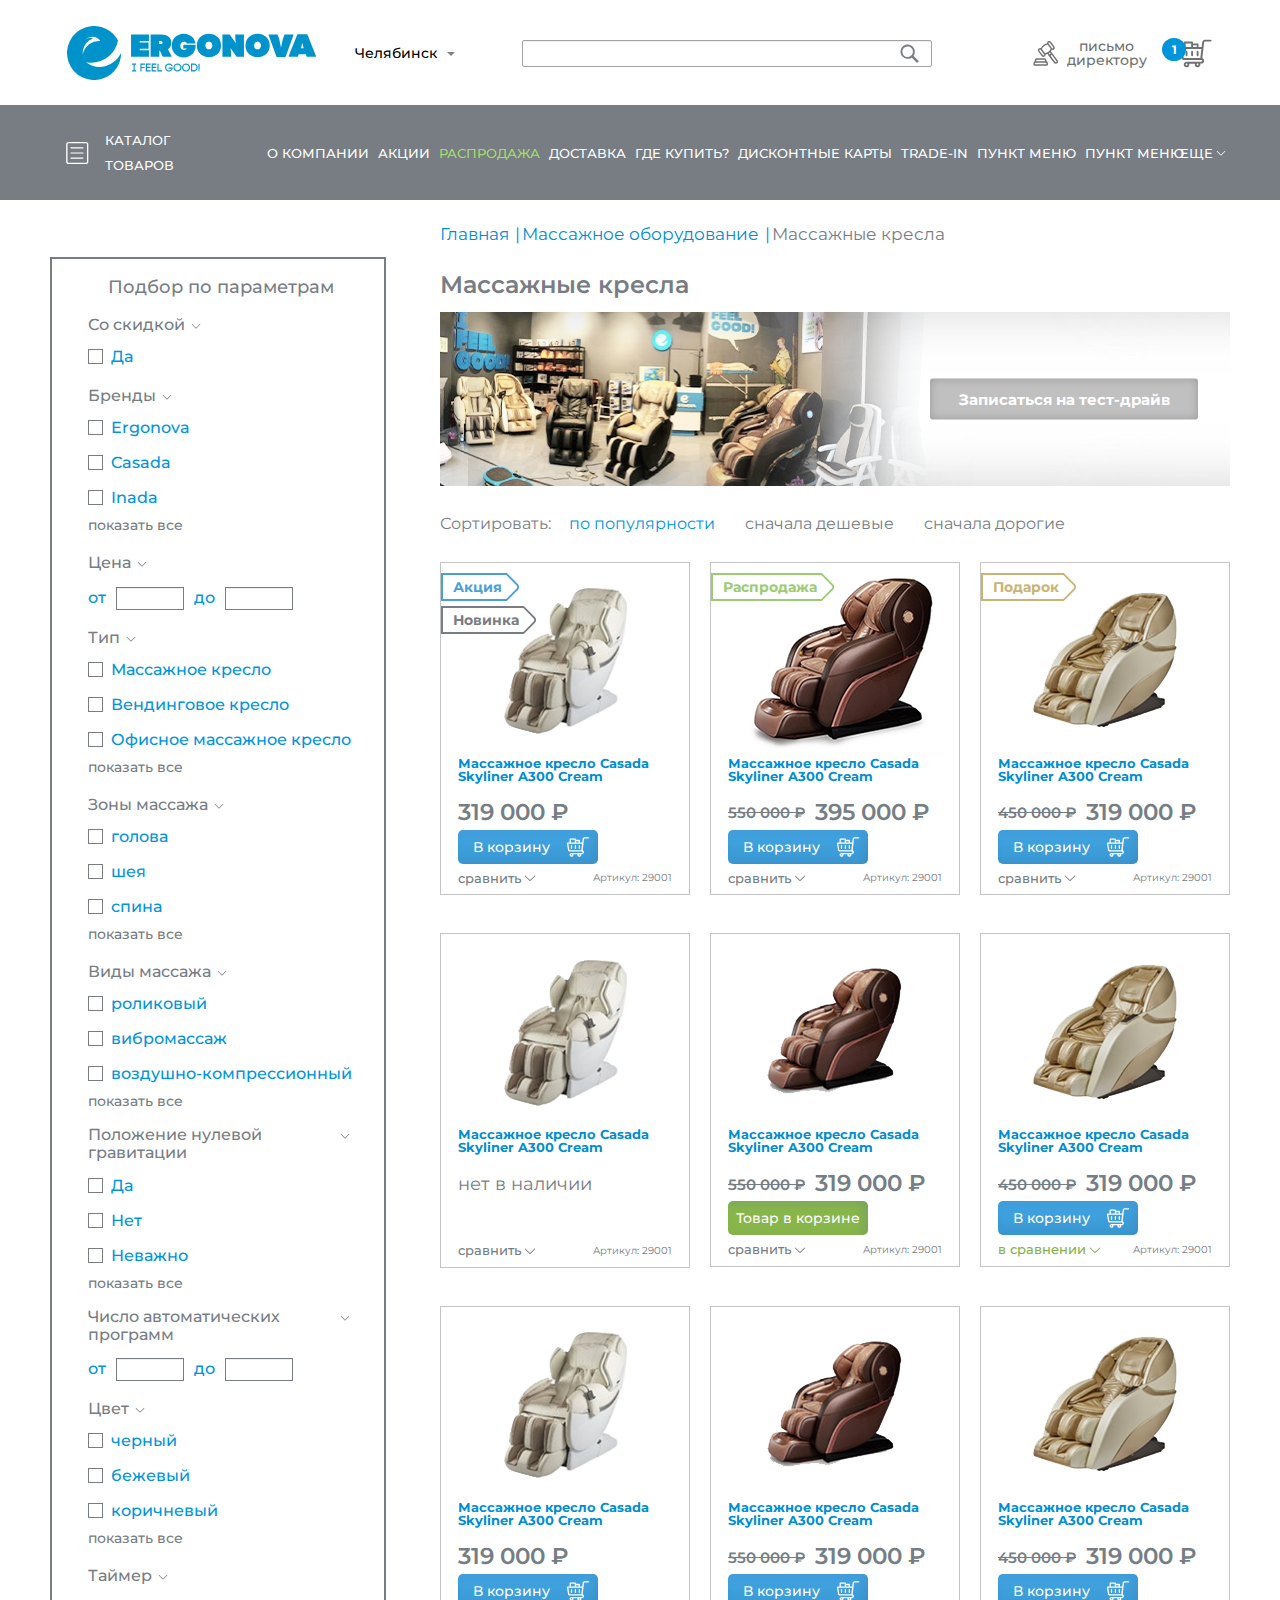
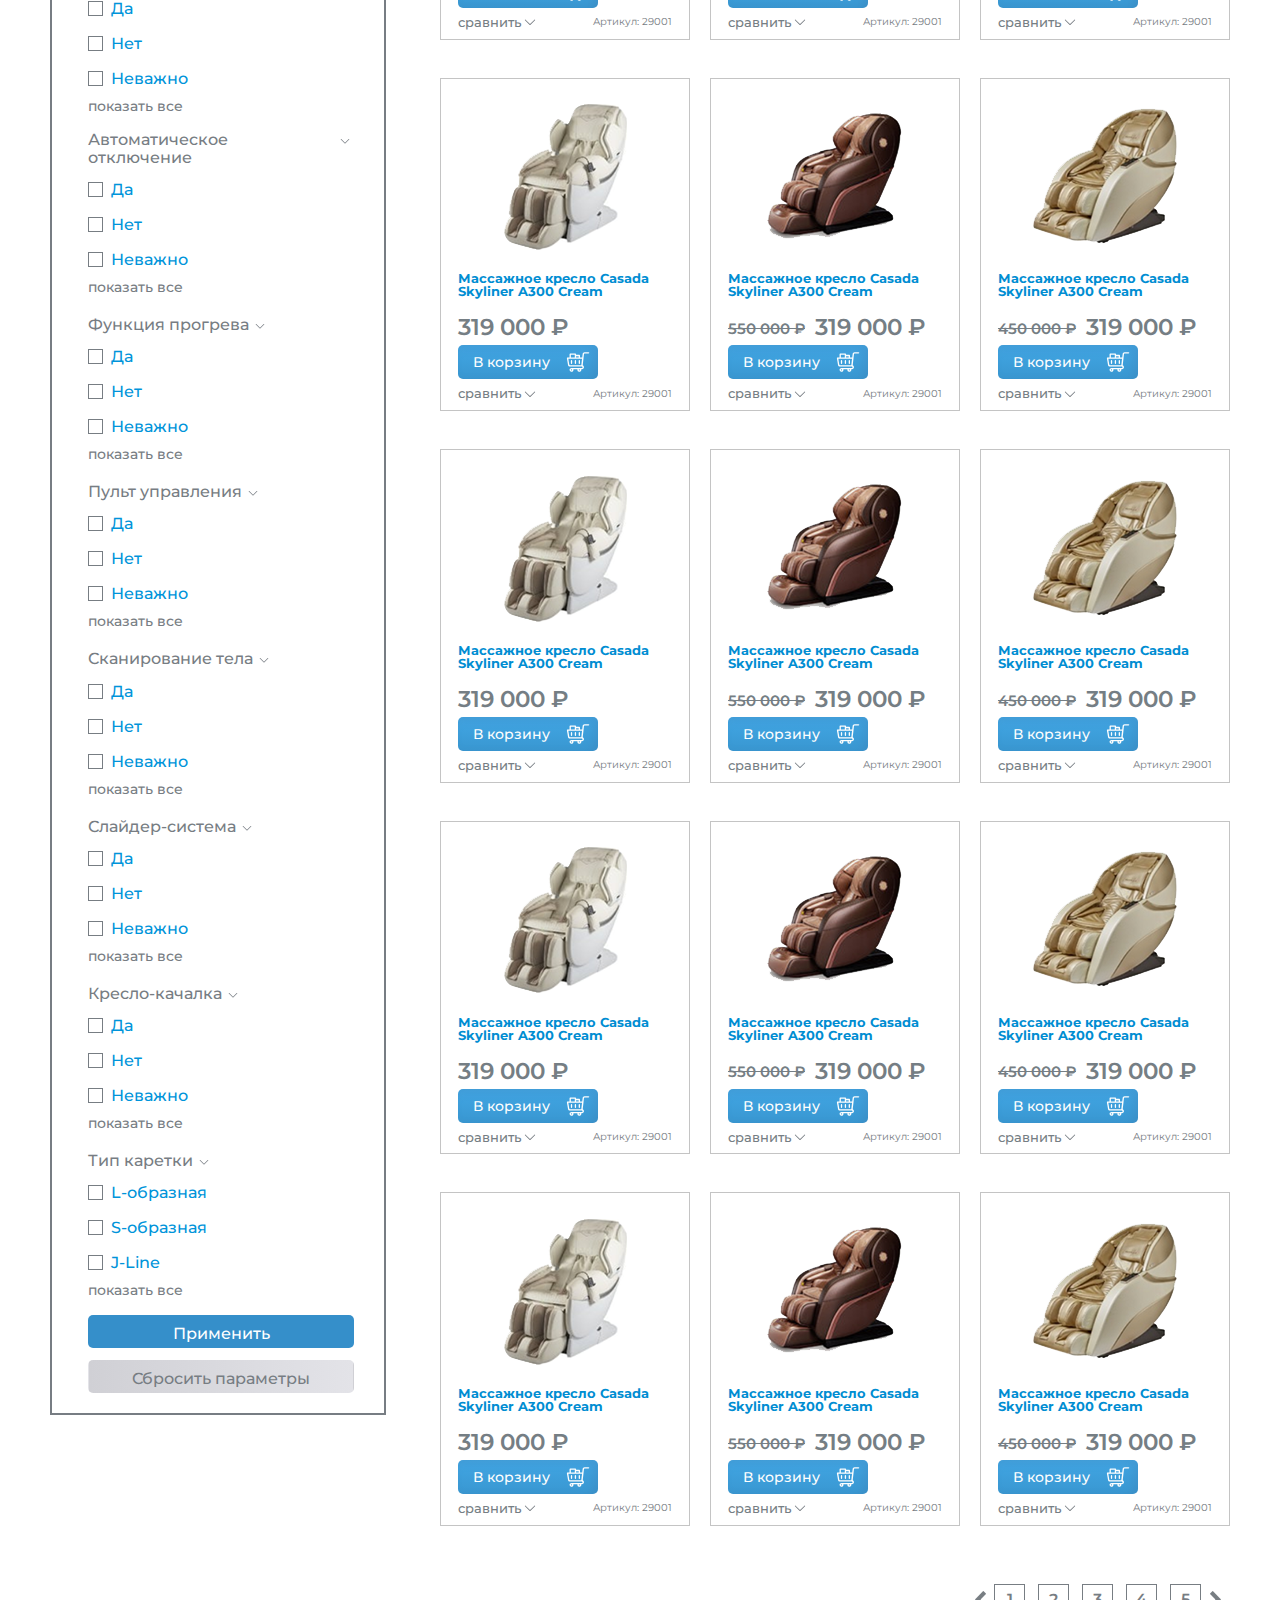
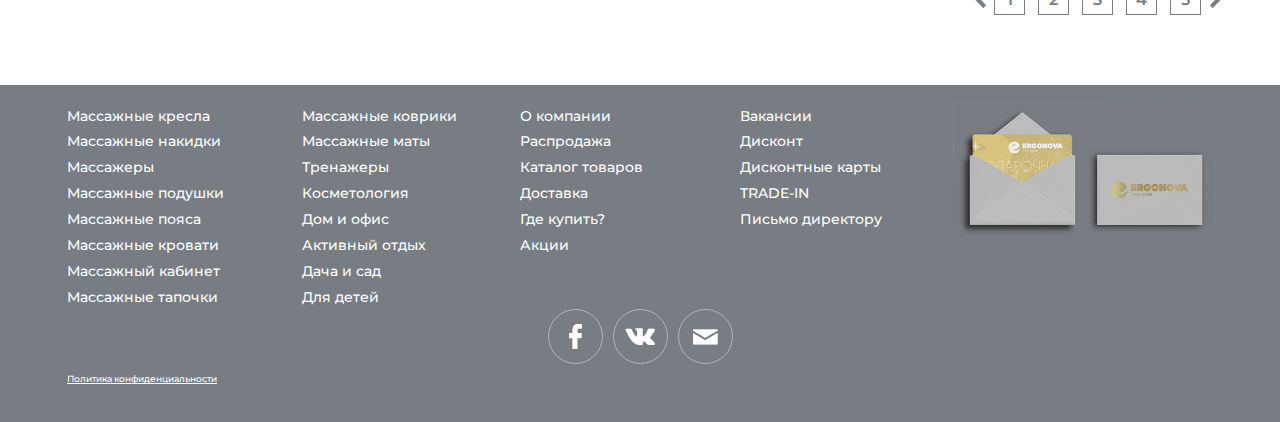
<file: category.html>
<!doctype html>
<html lang="ru">

    <head>

        <meta charset="utf-8">
        <meta http-equiv="X-UA-Compatible" content="IE=edge">
        <meta http-equiv="cleartype" content="on">

        <meta name="theme-color" content="#3E50B4">

        <meta name="SKYPE_TOOLBAR" content="SKYPE_TOOLBAR_PARSER_COMPATIBLE">
        <meta name="format-detection" content="telephone=no">

        <meta name="viewport" content="width=device-width, initial-scale=1">

        <meta name="msapplication-tap-highlight" content="no">

        <meta name="mobile-web-app-capable" content="yes">
        <meta name="apple-mobile-web-app-capable" content="yes">

        <meta name="MobileOptimized" content="320">
        <meta name="HandheldFriendly" content="True">

        <title>Category</title>

        <link href="https://fonts.googleapis.com/css?family=Montserrat:400,500,600,700,900&amp;subset=cyrillic,cyrillic-ext,latin-ext,vietnamese" rel="stylesheet">


        <link rel="stylesheet" href="css/plugins.min.css">
        <link rel="stylesheet" href="css/style.css">

        <script src="https://api-maps.yandex.ru/2.1/?lang=ru_RU"></script>

    </head>

    <body class="app app--leftbar app--category ">

    <svg class="main-svg-sprite main-svg-sprite--icons" xmlns="http://www.w3.org/2000/svg" xmlns:xlink="http://www.w3.org/1999/xlink"><symbol viewBox="0 0 60.013 60.013" id="basket" xmlns="http://www.w3.org/2000/svg"><path d="M11.68 12.506l-.832-5h-2.99c-.447-1.72-1.999-3-3.858-3-2.206 0-4 1.794-4 4s1.794 4 4 4c1.859 0 3.411-1.28 3.858-3h1.294l.5 3h-.028l.222 1.161v.003l2.559 13.374 1.044 5.462h.001l1.342 7.015c-2.468.186-4.525 2.084-4.768 4.475a5.01 5.01 0 0 0 4.975 5.51h2c0 3.309 2.691 6 6 6s6-2.691 6-6h11c0 3.309 2.691 6 6 6s6-2.691 6-6h4a1 1 0 1 0 0-2h-4.35c-.826-2.327-3.043-4-5.65-4s-4.824 1.673-5.65 4h-11.7c-.826-2.327-3.043-4-5.65-4s-4.824 1.673-5.65 4H15a3.01 3.01 0 0 1-2.224-.993 2.968 2.968 0 0 1-.761-2.316c.152-1.509 1.546-2.69 3.173-2.69h.841l6.128-.002L33 41.501V41.5l7.145-.002L51 41.496v-.001l4.024-.001a4.993 4.993 0 0 0 4.988-4.987V12.494l-48.332.012zm-7.68-2c-1.103 0-2-.897-2-2s.897-2 2-2 2 .897 2 2-.897 2-2 2zm42 35c2.206 0 4 1.794 4 4s-1.794 4-4 4-4-1.794-4-4 1.794-4 4-4zm-23 0c2.206 0 4 1.794 4 4s-1.794 4-4 4-4-1.794-4-4 1.794-4 4-4zm35.013-24H51v-7.011l7.013-.002v7.013zM42 39.498v-6.991h7v6.989l-7 .002zm0-8.992v-7h7v7h-7zm-18 8.997v-6.997h7v6.995l-7 .002zm0-8.997v-7h7v7h-7zm-10.235-7H22v7h-6.895l-1.34-7zm35.235-2h-7v-7h7v7zm-9 0h-7V14.5l7-.002v7.008zm-9-7v7h-7v-7h7zm2 9h7v7h-7v-7zm18 0h7v7h-7v-7zm-29-9.002v7.003h-8.618l-1.34-7L22 14.504zm-6.513 18.002H22v6.997l-5.173.002-1.34-6.999zm17.513 0h7v6.992l-7 .002v-6.994zm22.024 6.988L51 39.495v-6.989h7.013v4a2.992 2.992 0 0 1-2.989 2.988z"></path></symbol><symbol viewBox="0 0 56 54" id="card-slider" xmlns="http://www.w3.org/2000/svg"><image width="56" height="54" xmlns:xlink="http://www.w3.org/1999/xlink" xlink:href="[data-uri]"></image></symbol><symbol viewBox="0 0 35 48" id="categories-list1" xmlns="http://www.w3.org/2000/svg"><defs><path id="aca" d="M70.799 531c-.712 0-1.289-.561-1.289-1.252v-12.01l.135-.263c.043-.084 4.286-8.54 2.19-16.032-2.504-8.952-5.389-14.774-6.426-15.376-1.613-.756-14.212-.756-15.842.009-1.02.593-3.906 6.415-6.41 15.367-2.095 7.492 2.148 15.948 2.191 16.033l.134.262v12.01c0 .69-.577 1.251-1.288 1.251-.712 0-1.289-.56-1.289-1.251v-11.433c-.774-1.618-4.392-9.814-2.235-17.527 1.55-5.54 4.896-15.33 7.606-16.878 1.388-.793 6.372-.91 9.22-.91 2.848 0 7.833.117 9.22.91 2.71 1.549 6.057 11.337 7.606 16.878 2.157 7.713-1.46 15.91-2.234 17.527v11.433c0 .69-.577 1.251-1.289 1.251zm-8.49-30.004h-9.625c-2.26 0-4.1-1.786-4.1-3.982v-4.757c0-2.195 1.84-3.98 4.1-3.98h9.624c2.261 0 4.1 1.785 4.1 3.98v4.757c0 2.196-1.839 3.982-4.1 3.982zm-9.625-10.217c-.84 0-1.523.663-1.523 1.478v4.757c0 .816.684 1.479 1.523 1.479h9.624c.84 0 1.523-.663 1.523-1.479v-4.757c0-.815-.683-1.478-1.523-1.478zm4.812 33.872c-.711 0-1.288-.56-1.288-1.251v-7.523c0-.69.577-1.25 1.288-1.25.712 0 1.289.56 1.289 1.25v7.523c0 .69-.577 1.251-1.289 1.251zm-8.105 0c-.712 0-1.289-.56-1.289-1.251v-5.368c0-.691.577-1.252 1.289-1.252.711 0 1.288.56 1.288 1.252v5.368c0 .69-.577 1.251-1.288 1.251zm16.21 0c-.71 0-1.288-.56-1.288-1.251v-5.368c0-.691.577-1.252 1.289-1.252.711 0 1.288.56 1.288 1.252v5.368c0 .69-.577 1.251-1.288 1.251zm0-11.44c-.15 0-.303-.026-.452-.08-.039-.014-3.998-1.433-8.293-1.433-3.413 0-6.936 1.402-6.972 1.417-.656.264-1.41-.038-1.684-.677a1.24 1.24 0 0 1 .697-1.635c.163-.065 4.039-1.608 7.96-1.608 4.777 0 9.02 1.528 9.198 1.593a1.24 1.24 0 0 1 .753 1.611 1.289 1.289 0 0 1-1.206.812zm0 17.788h-16.21c-.712 0-1.289-.56-1.289-1.251 0-.69.577-1.251 1.289-1.251H65.6c.712 0 1.29.56 1.29 1.251 0 .69-.578 1.251-1.29 1.251z"></path></defs><use xlink:href="#aca" transform="translate(-40 -483)"></use></symbol><symbol viewBox="0 0 37 43" id="categories-list2" xmlns="http://www.w3.org/2000/svg"><defs><path id="ada" d="M76.998 600.612c0 .66-.543 1.194-1.216 1.194h-1.207l-.448 7.476c-.345 3.784-3.492 6.604-7.32 6.604h-7.51v6.341h3.13c4.267 0 7.742 2.946 7.742 6.578 0 .66-.543 1.194-1.216 1.194a1.203 1.203 0 0 1-1.215-1.194c0-2.311-2.38-4.19-5.303-4.19h-3.13v4.182c0 .66-.543 1.193-1.215 1.193a1.203 1.203 0 0 1-1.216-1.193v-4.182h-3.13c-2.923 0-5.303 1.879-5.303 4.19 0 .66-.543 1.194-1.215 1.194a1.203 1.203 0 0 1-1.216-1.194c0-3.623 3.475-6.578 7.743-6.578h3.13v-6.341h-7.51c-3.829 0-6.967-2.82-7.312-6.562l-.448-7.51h-.397A1.203 1.203 0 0 1 40 600.621c0-.66.544-1.194 1.216-1.194h4.673c.673 0 1.216.533 1.216 1.194 0 .66-.543 1.193-1.216 1.193h-1.836l.44 7.332a4.76 4.76 0 0 0 1.664 3.184c.526-2.405 2.604-4.352 5.31-5.072-1.724-4.021-5.44-13.656-2.888-16.915 1.932-2.464 6.338-3.345 9.821-3.345 3.483 0 7.89.88 9.82 3.336 2.587 3.302-1.258 13.148-2.957 17.069 2.457.82 4.303 2.666 4.794 4.919a4.783 4.783 0 0 0 1.664-3.21l.44-7.298h-1.026a1.203 1.203 0 0 1-1.216-1.193c0-.66.543-1.194 1.216-1.194h4.673c.664 0 1.216.533 1.19 1.185zm-26.056-2.108h4.13c.672 0 1.216.533 1.216 1.194 0 .66-.544 1.194-1.216 1.194h-3.406a66.23 66.23 0 0 0 2.32 6.07h8.837c2.337-5.308 4.906-13.334 3.475-15.155-1.138-1.448-4.303-2.413-7.898-2.413-3.595 0-6.768.973-7.898 2.413-.302.38-.422 1.05-.405 1.913h4.975c.672 0 1.216.534 1.216 1.194 0 .66-.544 1.194-1.216 1.194h-4.69c.137.745.336 1.549.56 2.387zm16.813 14.918c-.078-2.26-2.423-4.08-5.303-4.08h-8.69c-2.88 0-5.226 1.82-5.303 4.08.302.059.612.085.922.085h17.451c.31 0 .621-.034.923-.085z"></path></defs><use xlink:href="#ada" transform="translate(-40 -587)"></use></symbol><symbol viewBox="0 0 37 36" id="categories-list3" xmlns="http://www.w3.org/2000/svg"><defs><path id="aea" d="M70.379 694.372l-3.938 13.167 3.92 1.647c2.437.907 4.233 2.983 4.673 5.413.454 2.5-.368 5.07-2.144 6.705-.18.165-.368.323-.563.471h3.063c.711 0 1.084.559 1.084 1.112 0 .552-.373 1.112-1.084 1.112H41.903c-.711 0-1.083-.56-1.083-1.112 0-.553.372-1.112 1.083-1.112h3.31a10.679 10.679 0 0 1-1.362-.92c-2.425-1.924-3.864-4.943-3.85-8.075.015-3.21 1.452-6.318 3.844-8.308a11.17 11.17 0 0 1 5.11-2.407l-1.74-3.256H43.16c-.887 0-1.637-.529-1.955-1.381-.181-.484-.174-.988-.167-1.475l.003-.269c0-.746.077-1.514.633-2.072.4-.402.925-.606 1.558-.606h7.913c.128 0 .264-.005.402-.01.411-.016.877-.034 1.288.077.98.262 1.64 1.182 1.64 2.289v1.091c0 .046-.003.09-.007.133-.061 1.008-.606 1.8-1.458 2.102-.3.107-.607.121-.894.121H49.73l1.649 3.084c.73.031 1.45.137 2.146.314.38.097.747.24 1.102.379l.281.108a11.63 11.63 0 0 1 .95.398l8.524 3.583 3.68-12.303h-3.164c-.711 0-1.083-.559-1.083-1.111 0-.553.372-1.112 1.083-1.112h6.996l3.166-3.801a.981.981 0 0 1 .726-.345c.322-.017.646.106.862.324.42.42.428 1.059.018 1.55l-3.453 4.147c-.295.355-.721.352-1.035.348zm2.218 23.529c.502-1.333.48-2.762-.064-3.918-.596-1.268-1.6-2.218-2.826-2.674a1.89 1.89 0 0 1-.102-.043l-14.582-6.129a7.225 7.225 0 0 1-.237-.105l-.425-.175c-.4-.154-.83-.31-1.315-.48-.54-.186-1.197-.278-1.998-.278-.196 0-.4.005-.613.016a8.11 8.11 0 0 0-2.02.346c-1.273.383-2.486 1.076-3.416 1.953-.993.936-1.776 2.089-2.204 3.246-.521 1.41-.685 2.738-.515 4.183.299 2.532 1.916 4.878 4.22 6.12a9.17 9.17 0 0 0 3.842 1.068c.383.018.777.016 1.16.015h16.283c.887 0 1.66-.162 2.296-.479.66-.328 1.093-.648 1.546-1.14.401-.438.791-1.051.97-1.526zm-29.23-21.332v.017l.095.001h8.773a.486.486 0 0 1 .009-.028c.003-.042.009-.095.012-.123l.001-.921c.001-.073.003-.146-.003-.219v-.014l-.005-.017a.38.38 0 0 1-.024-.036h-8.85v.008l-.103.002a2.21 2.21 0 0 0-.01.236v.847c-.002.113-.002.187.005.248zm15.112 22.186c0 .552-.372 1.111-1.084 1.111h-5.41c-.711 0-1.084-.559-1.084-1.111 0-.284.096-.551.269-.753.198-.23.488-.359.815-.359h1.03l-.637-1.193c-1.206.33-2.473.099-3.435-.638-1.553-1.191-2.056-3.242-1.224-4.988.792-1.665 2.744-2.599 4.536-2.174 1.755.418 3.033 1.988 3.108 3.82.002.03.004.07.003.114.001.034-.001.079-.005.122-.04 1-.427 1.945-1.067 2.621l1.233 2.305.006.011h1.862c.712 0 1.084.56 1.084 1.112zm-5.87-7.456a1.722 1.722 0 0 0-1.236-.531h-.027c-.997.016-1.826.843-1.812 1.806.016.99.826 1.814 1.776 1.814h.026a1.83 1.83 0 0 0 1.81-1.814 1.892 1.892 0 0 0-.536-1.275z"></path></defs><use xlink:href="#aea" transform="translate(-40 -688)"></use></symbol><symbol viewBox="0 0 48 34" id="categories-list4" xmlns="http://www.w3.org/2000/svg"><defs><path id="afa" d="M88 816.023C88 822.083 83.09 827 77.048 827s-10.953-4.916-10.953-10.976v-.095H65l.571 2.29c.153.615-.22 1.23-.833 1.385-.093.023-.17.047-.262.047a1.17 1.17 0 0 1-1.119-.883l-.714-2.839h-.715v.095c0 6.06-4.91 10.976-10.952 10.976C44.935 827 40 822.084 40 816.024c0-6.059 4.935-10.998 10.976-10.998 1.255 0 2.447.228 3.571.62l2.953-3.603-.381-1.98a1.21 1.21 0 0 1-.024-.192h-3.38a1.906 1.906 0 0 1-1.906-1.908c0-1.055.853-1.909 1.905-1.909h4.572c1.052 0 1.904.854 1.904 1.91 0 .658-.326 1.254-.833 1.598.004.015-.003.032 0 .047l.333 1.79h11.858l-2.762-6.824a1.15 1.15 0 0 1 .095-1.074c.212-.316.571-.5.952-.5h4.738c.445 0 .86.263 1.048.667l1.286 2.768c.265.574 0 1.26-.572 1.527a1.118 1.118 0 0 1-1.5-.549l-.976-2.123h-2.333l2.738 6.68c.046.116.064.259.071.382l.19 3.006c.818-.196 1.648-.333 2.525-.333 6.04 0 10.952 4.94 10.952 10.998zm-28.357 0a8.728 8.728 0 0 0-4.429-7.587l-2.786 3.412a4.425 4.425 0 0 1 2.953 4.175 4.408 4.408 0 0 1-4.405 4.414c-2.432 0-4.429-1.974-4.429-4.414 0-1.936 1.27-3.577 3-4.175a1.11 1.11 0 0 1 .167-.286l3.262-3.985c-.646-.154-1.308-.262-2-.262-4.782 0-8.69 3.914-8.69 8.708 0 4.796 3.908 8.685 8.69 8.685 4.783 0 8.667-3.889 8.667-8.685zm-10.81 0c0 1.175.971 2.124 2.143 2.124a2.12 2.12 0 0 0 2.12-2.124 2.119 2.119 0 0 0-2.12-2.123c-1.172 0-2.143.949-2.143 2.123zm17.524-2.386a10.997 10.997 0 0 1 5.929-7.491l-.143-2.458H59.095l-2.429 2.959a11.009 11.009 0 0 1 5 6.99zm19.357 2.386c0-4.794-3.885-8.708-8.666-8.708-.829 0-1.622.14-2.381.358l.285 4.461a4.345 4.345 0 0 1 2.096-.524c2.432 0 4.428 1.975 4.428 4.413 0 2.44-1.996 4.414-4.428 4.414a4.408 4.408 0 0 1-4.405-4.414c0-.467.08-.912.214-1.336-.018-.07-.043-.139-.047-.214l-.358-5.798c-2.435 1.541-4.071 4.254-4.071 7.348 0 4.796 3.884 8.685 8.667 8.685 4.781 0 8.666-3.889 8.666-8.685zm-8.666 2.124c1.171 0 2.143-.949 2.143-2.124 0-1.174-.972-2.123-2.143-2.123a2.12 2.12 0 0 0-2.12 2.123 2.12 2.12 0 0 0 2.12 2.124z"></path></defs><use xlink:href="#afa" transform="translate(-40 -793)"></use></symbol><symbol viewBox="0 0 41 41" id="categories-list5" xmlns="http://www.w3.org/2000/svg"><defs><path id="aga" d="M81 908.244a3.217 3.217 0 0 1-1.445 2.699v1.104c0 4.93-3.238 9.256-7.909 10.619v.427c0 1.602-1.294 2.906-2.885 2.906a2.9 2.9 0 0 1-2.789-2.173H55.74A2.9 2.9 0 0 1 52.95 926c-1.59 0-2.884-1.304-2.884-2.906v-.428c-4.671-1.37-7.909-5.695-7.909-10.618v-.733a3.265 3.265 0 0 1-2.157-3.07 3.26 3.26 0 0 1 2.155-3.07 7.136 7.136 0 0 1 .002-.37c-.04-1.644-.117-4.716 3.274-6.543a6.435 6.435 0 0 1-.031-.62c0-3.744 3.023-6.79 6.738-6.79 2.983 0 5.6 1.978 6.448 4.838 4.424.904 7.64 4.745 7.792 9.287h11.378c1.789 0 3.244 1.466 3.244 3.268zm-33.123-8.685l-.839.35c-2.804 1.18-2.756 3.137-2.713 4.864 0 .072 0 .14.002.203H64.2c-.16-3.698-2.963-6.779-6.643-7.235l-.795-.099-.142-.798a4.564 4.564 0 0 0-4.49-3.8c-2.516 0-4.563 2.061-4.563 4.597 0 .349.037.691.112 1.017zm29.879 7.608H43.245c-.59 0-1.07.483-1.07 1.077 0 .595.48 1.078 1.07 1.078h34.51c.59 0 1.07-.483 1.07-1.078 0-.594-.48-1.077-1.07-1.077zm-9.698 14.468v1.458c0 .394.319.715.71.715.392 0 .71-.32.71-.715v-2.177l.867-.186c4.082-.835 7.042-4.486 7.042-8.683v-.534H44.332v.534c0 4.2 2.96 7.856 7.038 8.69l.87.175v2.181c0 .394.32.715.71.715.392 0 .71-.32.71-.715v-1.458zm-18.446-4.675c.039.291-.038.58-.216.812a1.08 1.08 0 0 1-1.523.197c-.875-.671-1.48-1.588-1.702-2.58a1.11 1.11 0 0 1 .833-1.307 1.087 1.087 0 0 1 1.295.833c.104.485.421.953.894 1.322.23.173.38.43.419.723zm11.393 2.36a1.098 1.098 0 0 1-1.045 1.138c-.743.03-1.724.066-2.71.066-2.557 0-4.59-.257-6.397-.806h-.002a1.08 1.08 0 0 1-.638-.532 1.088 1.088 0 0 1-.08-.83 1.086 1.086 0 0 1 1.357-.732c2.681.815 5.612.765 8.383.643.595-.002 1.11.47 1.132 1.053zm-2.175-27.67c0-1.734 1.4-3.145 3.122-3.145s3.123 1.411 3.123 3.145c0 1.735-1.401 3.146-3.123 3.146-1.721 0-3.122-1.411-3.122-3.146zm3.122.947a.951.951 0 0 0 .948-.953.952.952 0 0 0-.948-.955.952.952 0 0 0-.947.955.95.95 0 0 0 .947.953zm-21.894-3.663c0-2.17 1.752-3.934 3.905-3.934 2.154 0 3.906 1.761 3.906 3.927 0 2.17-1.752 3.935-3.906 3.935-2.153 0-3.905-1.762-3.905-3.928zm3.905 1.737c.955 0 1.731-.78 1.731-1.737a1.74 1.74 0 0 0-1.73-1.744c-.955 0-1.731.78-1.731 1.737a1.74 1.74 0 0 0 1.73 1.744zm24.077 8.157c0-.603.488-1.095 1.088-1.095.6 0 1.087.492 1.087 1.095 0 .604-.488 1.096-1.087 1.096-.6 0-1.088-.492-1.088-1.096zm-12.94 2.897c0-.604.487-1.095 1.087-1.095s1.088.491 1.088 1.095c0 .605-.488 1.096-1.088 1.096-.6 0-1.087-.491-1.087-1.096zm-2.876-13.761c0-.604.487-1.096 1.087-1.096s1.088.492 1.088 1.096c0 .604-.488 1.095-1.088 1.095-.6 0-1.087-.491-1.087-1.095z"></path></defs><use xlink:href="#aga" transform="translate(-40 -885)"></use></symbol><symbol viewBox="0 0 42 42" id="categories-list6" xmlns="http://www.w3.org/2000/svg"><defs><path id="aha" d="M81 1027.786c0 .669-.544 1.212-1.213 1.212H72.25a1.214 1.214 0 0 1-1.212-1.212c0-2.274 1.572-4.269 3.769-4.824v-28.83H68.28v21.134h.672c.746 0 1.482.387 1.968 1.035.43.574.658 1.287.658 2.062 0 .774-.227 1.487-.658 2.06-.486.65-1.222 1.037-1.968 1.037H51.047c-.746 0-1.481-.387-1.968-1.035-.43-.574-.658-1.287-.658-2.062 0-.775.228-1.488.658-2.062.486-.648 1.222-1.035 1.968-1.035h.672v-21.133h-6.527v28.829c2.197.555 3.77 2.55 3.77 4.824 0 .669-.544 1.212-1.213 1.212h-7.538a1.214 1.214 0 0 1-1.213-1.212c0-2.274 1.572-4.269 3.77-4.824v-28.83h-.673c-1.938 0-3.097-1.813-3.097-3.567 0-1.754 1.159-3.568 3.097-3.568h35.808c1.938 0 3.097 1.814 3.097 3.568s-1.159 3.568-3.097 3.568h-.672v28.829c2.197.555 3.769 2.55 3.769 4.824zm-30.154-9.423c0 .28.09.501.167.604.029.037.05.058.06.068h17.852a.502.502 0 0 0 .06-.069c.077-.102.167-.322.167-.603 0-.282-.09-.501-.167-.604a.471.471 0 0 0-.06-.069H51.074a.462.462 0 0 0-.061.069c-.077.103-.167.322-.167.604zm22.95 8.21h4.445a2.494 2.494 0 0 0-2.223-1.344c-.949 0-1.786.517-2.223 1.344zm4.779-36.008c0-.761-.431-1.143-.672-1.143h-7.74v2.286h7.74c.241 0 .672-.382.672-1.143zm-12.18-1.143v2.286h1.343v-2.286zm-14.135 0v2.286h1.344v-2.286zm13.594 25.844v-21.133h-11.71v21.133zm-1.885-23.558v-2.286h-7.94v2.286zm-22.212 34.865h4.446a2.495 2.495 0 0 0-2.223-1.344c-.95 0-1.786.517-2.223 1.344zm.338-37.151c-.24 0-.672.382-.672 1.143s.431 1.143.672 1.143h7.74v-2.286z"></path></defs><use xlink:href="#aha" transform="translate(-39 -987)"></use></symbol><symbol viewBox="0 0 33 33" id="categories-list7" xmlns="http://www.w3.org/2000/svg"><defs><path id="aia" d="M53.535 1097.497H47.09c-.272 0-.535-.1-.74-.28a199.95 199.95 0 0 0-4.932-4.182c-.866-.719-1.367-1.704-1.417-2.78-.05-1.078.358-2.107 1.15-2.9l.209-.208c.79-.79 1.817-1.197 2.895-1.148 1.077.05 2.064.55 2.778 1.407.048.059 4.207 5.14 6.4 7.333.251.252.54.526.855.815a1.118 1.118 0 0 1-.754 1.943zm-6.022-2.237h3.326c-2.3-2.484-5.38-6.248-5.53-6.431a1.599 1.599 0 0 0-1.155-.596c-.445-.021-.873.155-1.212.495l-.208.208c-.342.342-.52.773-.499 1.215.021.44.236.85.606 1.157.02.016 2.438 1.995 4.672 3.952zM65.728 1119h-18.46a1.118 1.118 0 0 1-1.117-1.119v-3.076c0-.618.5-1.119 1.118-1.119h18.46c.617 0 1.117.501 1.117 1.119v3.076c0 .618-.5 1.119-1.118 1.119zm-17.341-2.237H64.61v-.84H48.387zm15.811-3.917H48.8c-3.916 0-7.593-3.146-8.198-7.013l-.116-.744c-.27-1.729-.487-4.514-.487-5.668 0-.617.5-1.118 1.118-1.118h30.766c.617 0 1.118.5 1.118 1.118 0 1.404-.219 3.947-.488 5.668l-.116.744c-.604 3.867-4.282 7.013-8.198 7.013zm-21.387-7.359c.44 2.825 3.127 5.123 5.988 5.123h15.4c2.86 0 5.546-2.298 5.987-5.122l.117-.745c.189-1.208.355-2.896.425-4.204H42.274c.073 1.271.237 3.032.42 4.205z"></path></defs><use xlink:href="#aia" transform="translate(-40 -1086)"></use></symbol><symbol viewBox="0 0 37 37" id="categories-list8" xmlns="http://www.w3.org/2000/svg"><defs><path id="aja" d="M77.003 1224.575c-.01.706-.57 1.272-1.255 1.273H73.62c-.497 1.26-1.698 2.15-3.099 2.15-1.844 0-3.345-1.543-3.345-3.442 0-1.357.77-2.53 1.882-3.09l-1.653-8.525h-2.14c.156.8.239 1.627.239 2.473 0 6.94-5.487 12.585-12.23 12.585-6.745 0-12.231-5.646-12.231-12.585 0-3.227 1.188-6.173 3.136-8.403v-13.43h-2.942c-.695-.01-1.25-.597-1.24-1.31.01-.705.57-1.272 1.254-1.272l.017.001h4.165c.692 0 1.255.578 1.255 1.29v6.238h13.38c.692 0 1.255.58 1.255 1.291v6.133a12.63 12.63 0 0 1 3.147 4.407h3.964c.597 0 1.114.437 1.23 1.039l1.922 9.898a3.402 3.402 0 0 1 2.034 1.97h2.147c.69.01 1.246.597 1.236 1.31zm-7.318-.019c0 .491.36.86.836.86.477 0 .836-.369.836-.86 0-.49-.36-.86-.836-.86s-.836.37-.836.86zm-10.872-23.446H46.688v3.709a11.907 11.907 0 0 1 6.585-1.99c1.994 0 3.876.497 5.54 1.372zm-15.26 14.304c0 5.516 4.36 10.003 9.72 10.003s9.722-4.487 9.722-10.003c0-5.515-4.361-10.002-9.722-10.002-5.36 0-9.72 4.487-9.72 10.002zm3.762 0c0-3.38 2.673-6.13 5.958-6.13 3.286 0 5.959 2.75 5.959 6.13 0 3.381-2.673 6.131-5.959 6.131-3.285 0-5.958-2.75-5.958-6.13zm5.958 3.55c1.902 0 3.45-1.593 3.45-3.55 0-1.956-1.548-3.549-3.45-3.549-1.902 0-3.449 1.593-3.449 3.55 0 1.956 1.547 3.548 3.45 3.548z"></path></defs><use xlink:href="#aja" transform="translate(-40 -1191)"></use></symbol><symbol viewBox="0 0 20 20" id="chevron-down" xmlns="http://www.w3.org/2000/svg"><path d="M17.418 6.109c.272-.268.709-.268.979 0s.271.701 0 .969l-7.908 7.83a.697.697 0 0 1-.979 0l-7.908-7.83c-.27-.268-.27-.701 0-.969s.709-.268.979 0L10 13.25l7.418-7.141z"></path></symbol><symbol viewBox="0 0 20 20" id="chevron-left" xmlns="http://www.w3.org/2000/svg"><path d="M13.891 17.418c.268.272.268.709 0 .979s-.701.271-.969 0l-7.83-7.908a.697.697 0 0 1 0-.979l7.83-7.908c.268-.27.701-.27.969 0s.268.709 0 .979L6.75 10l7.141 7.418z"></path></symbol><symbol viewBox="0 0 20 20" id="chevron-right" xmlns="http://www.w3.org/2000/svg"><path d="M13.25 10L6.109 2.58a.697.697 0 0 1 0-.979.68.68 0 0 1 .969 0l7.83 7.908a.697.697 0 0 1 0 .979l-7.83 7.908c-.268.271-.701.27-.969 0s-.268-.707 0-.979L13.25 10z"></path></symbol><symbol viewBox="0 0 20 20" id="chevron-up" xmlns="http://www.w3.org/2000/svg"><path d="M2.582 13.891c-.272.268-.709.268-.979 0s-.271-.701 0-.969l7.908-7.83a.697.697 0 0 1 .979 0l7.908 7.83c.27.268.27.701 0 .969s-.709.268-.978 0L10 6.75l-7.418 7.141z"></path></symbol><symbol viewBox="0 0 24 24" id="close" xmlns="http://www.w3.org/2000/svg"><path d="M18.984 6.422L13.406 12l5.578 5.578-1.406 1.406L12 13.406l-5.578 5.578-1.406-1.406L10.594 12 5.016 6.422l1.406-1.406L12 10.594l5.578-5.578z"></path></symbol><symbol viewBox="-467 269 24 24" id="favorite" xmlns="http://www.w3.org/2000/svg"><path d="M-455 290.4l-1.5-1.3c-5.1-4.7-8.5-7.8-8.5-11.5 0-3.1 2.4-5.5 5.5-5.5 1.7 0 3.4.8 4.5 2.1 1.1-1.3 2.8-2.1 4.5-2.1 3.1 0 5.5 2.4 5.5 5.5 0 3.8-3.4 6.9-8.5 11.5l-1.5 1.3z"></path></symbol><symbol viewBox="-467 269 24 24" id="favorite_border" xmlns="http://www.w3.org/2000/svg"><path d="M-450.5 272c-1.7 0-3.4.8-4.5 2.1-1.1-1.3-2.8-2.1-4.5-2.1-3.1 0-5.5 2.4-5.5 5.5 0 3.8 3.4 6.9 8.5 11.5l1.5 1.3 1.5-1.3c5.1-4.7 8.5-7.8 8.5-11.5 0-3.1-2.4-5.5-5.5-5.5zm-4.4 15.5l-.1.1-.1-.1c-4.8-4.3-7.9-7.2-7.9-10 0-2 1.5-3.5 3.5-3.5 1.5 0 3 1 3.6 2.4h1.9c.5-1.4 2-2.4 3.6-2.4 2 0 3.5 1.5 3.5 3.5-.1 2.9-3.2 5.7-8 10z"></path></symbol><symbol id="korzina" viewBox="0 0 51.9 47.2" xml:space="preserve" xmlns="http://www.w3.org/2000/svg"><path d="M3.3 14.8c.4-.8 1-1.1 1.8-1h3.8v-.5V7c0-1.1.6-1.6 1.6-1.6h10.8c1.1 0 1.6.6 1.6 1.6v1.2h6.8c1 0 1.6.6 1.6 1.6v4h4.8c.1-.9.2-1.9.3-2.9.3-1.6.4-3.3.6-4.9.3-2 2-3.4 4-3.5h8.7c.7 0 1.2.4 1.5 1v.7c-.4.8-1 1.1-1.9 1h-8c-.9 0-1.5.5-1.5 1.5V7l-1.2 10.5c-.5 4.1-.9 8.1-1.4 12.2-.1.7-.1 1.2.7 1.5 0 0 .1 0 .1.1 1.5 1 2.1 2.9 1.6 4.7-.5 1.7-2.1 2.9-3.9 3H34c.5 2 0 3.7-1.7 4.9-1.4 1-2.9 1-4.4.2-2-1.1-2.5-2.9-2-5h-8.8v.1c0 .1.1.2.1.3.3 1.7-.1 3.2-1.5 4.3-1.4 1.1-2.9 1.2-4.5.4-1.6-.8-2.3-2.2-2.3-3.9.1-2.3 1.9-4 4.3-4h22.4c.7 0 1.2-.6 1.3-1.2.1-.7-.3-1.3-1-1.5-.2-.1-.5-.1-.7-.1H9.9c-2.2 0-3.9-1.4-4.3-3.5-.6-3.8-1.3-7.6-1.9-11.3-.2-1-.4-2-.5-3 .1-.4.1-.6.1-.9zm3 1.8c.1.9.3 1.8.4 2.6.5 3.3 1.1 6.6 1.6 9.9.2 1.1.6 1.5 1.7 1.5h24.1c.5-4.7 1-9.3 1.6-14H6.3zm5.4-8.4v5.6h8.4V8.2h-8.4zm16.8 5.6V11h-5.6v2.8h5.6zm1.4 28c.8 0 1.4-.7 1.4-1.4 0-.8-.7-1.4-1.4-1.4-.8 0-1.4.7-1.4 1.4 0 .8.7 1.4 1.4 1.4zm-16.8 0c.8 0 1.4-.6 1.4-1.4 0-.8-.6-1.4-1.4-1.4-.8 0-1.4.6-1.4 1.4 0 .8.6 1.4 1.4 1.4z"></path><path class="arst0" d="M31.3 23.6v-2.7c0-.9-.6-1.5-1.4-1.5-.8 0-1.4.6-1.4 1.5v5.4c0 .9.6 1.5 1.4 1.5.8 0 1.4-.6 1.4-1.5v-2.7zM22.9 23.6v-2.7c0-.9-.6-1.5-1.4-1.5-.8 0-1.4.6-1.4 1.5v5.4c0 .9.6 1.5 1.4 1.5.8 0 1.4-.6 1.4-1.5v-2.7zM14.5 23.6v-2.7c0-.9-.6-1.5-1.4-1.5-.8 0-1.4.6-1.4 1.5v5.4c0 .9.6 1.5 1.4 1.5.8 0 1.4-.6 1.4-1.5v-2.7z"></path><g class="arst1"><path class="arst2" d="M-73.6 42.5c0-2.5 2.2-4.4 4.6-3.9.7.1.9 0 1.3-.6 2.2-3.9 5.5-6.4 9.8-7.4.6-.1.8-.3.9-1 .1-1.7 1.1-2.9 2.8-3.4 1.7-.5 3.1 0 4.2 1.4l6 8.1c1.1 1.5 1.2 3.1.2 4.6-1 1.5-2.4 2-4.2 1.6-.1 0-.3-.1-.4-.1-.8.7-1.1 1.7-1.7 2.5-.3.4.2.7.4 1 3.8 5.1 7.6 10.2 11.5 15.2 1 1.4 1.2 2.9.3 4.4-.8 1.4-2.1 2-3.8 1.9-1.3-.1-2.2-.9-3-1.9-3.7-5-7.5-9.9-11.2-14.9-.4-.6-.8-.9-1.5-.5-.2.1-.4.2-.6.2-1.2.1-1.7.5-1.9 1.9-.2 1.5-1.4 2.4-2.9 2.8-1.5.3-2.8-.1-3.7-1.3-2.2-2.8-4.4-5.8-6.5-8.6-.5-.6-.7-1.4-.6-2zm17.3-9.6c-3.4 0-9 4.2-9.8 7.4-.1.3 0 .5.2.8 1.6 2.1 3.1 4.2 4.7 6.2.3.4.6.4 1 .4 4.3-.8 7.5-3.2 9.4-7.1.2-.4.2-.7 0-1-1.6-2.1-3.1-4.1-4.7-6.2-.2-.4-.4-.6-.8-.5zM-39.9 63c0-.3-.1-.6-.3-.8l-8.1-10.8c-.3-.4-.6-.4-.9-.1-.2.2-.5.4-.7.6-.8.4-.7.8-.2 1.4 2.4 3.2 4.8 6.4 7.2 9.5.3.4.6.8 1 1.2.4.4.8.4 1.3.2.4-.2.6-.6.7-1.2zm-14.6-33.3c0 .6.1.8.2 1 2.1 2.7 4.1 5.5 6.2 8.2.4.6 1 .7 1.7.4.8-.4.9-1.2.3-2.1-1.4-1.9-2.9-3.9-4.4-5.8-.6-.7-1.1-1.5-1.7-2.2-.4-.5-.9-.7-1.5-.4-.5.1-.8.6-.8.9zm-9 22.2c.5 0 .9-.2 1.1-.6.3-.6.1-1.1-.2-1.5-2-2.7-4-5.3-6-8-.5-.7-1.1-.9-1.9-.4-.7.4-.7 1.2-.2 2 2 2.6 4 5.3 5.9 7.9.4.3.7.6 1.3.6zm11.2-1.7c.3 0 1.8-1.4 1.8-1.6 0-.3-1.5-2-1.7-2-.2 0-1.8 1.4-1.8 1.6 0 .3 1.5 2.1 1.7 2z"></path><path class="arst2" d="M-68.6 70.2h-11.1c-1.5 0-1.8-.4-1.8-1.8V66c.1-1.2.5-2.3 1.6-2.9.9-.5 1-1.2 1-2 0-2 1.1-3.5 3-3.9.3-.1.7-.1 1-.1H-62c2.5 0 4 1.6 4 4 0 .9.1 1.4 1 1.9 1 .6 1.5 1.7 1.6 2.9v2.4c0 1.5-.4 1.9-1.8 1.9h-11.4zm.1-2.5h9.1c1.4 0 1.5 0 1.3-1.4-.1-1-.6-1.4-1.8-1.4h-18c-.9.2-1.2.9-1.1 2.2.1 1 .8.6 1.2.6h9.3zm-.1-5.4h7.2c.3 0 .7.1.8-.4.3-1.5-.2-2.2-1.8-2.2h-12.2c-.3 0-.6 0-.9.1-1 .3-.8 1.2-.8 2 0 .9.7.5 1.1.5h6.6z"></path></g></symbol><symbol viewBox="0 0 52 52" id="list" xmlns="http://www.w3.org/2000/svg"><image width="52" height="52" xmlns:xlink="http://www.w3.org/1999/xlink" xlink:href="[data-uri]"></image></symbol><symbol viewBox="0 0 40 30" id="list-mark" xmlns="http://www.w3.org/2000/svg"><image width="40" height="30" xmlns:xlink="http://www.w3.org/1999/xlink" xlink:href="[data-uri]"></image></symbol><symbol viewBox="0 0 36 31" id="little-cart" xmlns="http://www.w3.org/2000/svg"><image width="36" height="31" xmlns:xlink="http://www.w3.org/1999/xlink" xlink:href="[data-uri]"></image></symbol><symbol id="lupa" viewBox="0 0 78.7 71.8" xml:space="preserve" xmlns="http://www.w3.org/2000/svg"><path d="M32.4 7.5h2.3c.2 0 .3 0 .5.1.9.1 1.9.2 2.8.4 5.3 1.1 9.7 3.7 13.1 7.9 3.9 4.8 5.5 10.3 5 16.5-.3 3.3-1.4 6.5-3.1 9.3-.3.5-.6.9-.9 1.4l.3.3L66 57c.9.8 1.6 1.7 1.8 2.9v.9c0 .1 0 .1-.1.2-.3 1.5-1.2 2.6-2.7 3.1-1.5.5-2.8.1-4-1L48.7 50.8l-2.2-2.2c-.2.1-.3.2-.5.3-4.6 3-9.7 4.3-15.1 3.6-4.5-.5-8.5-2.3-11.9-5.2-6.8-5.8-9.5-15-7.1-23.5 1.5-5.3 4.7-9.4 9.2-12.5 2.8-1.9 5.9-3.1 9.3-3.5.7-.1 1.3-.2 2-.3zm.9 6c-9.5.2-17.1 8.4-16.2 18.1.7 8.7 8.3 15.7 17.7 15 8.9-.6 16.1-8.4 15.3-17.9-.7-8.7-8-15.4-16.8-15.2z"></path></symbol><symbol viewBox="0 0 24 24" id="menu" xmlns="http://www.w3.org/2000/svg"><path d="M3 18h18v-2H3v2zm0-5h18v-2H3v2zm0-7v2h18V6H3z"></path></symbol><symbol viewBox="0 0 21 16" id="menu-burger" xmlns="http://www.w3.org/2000/svg"><image width="21" height="16" xmlns:xlink="http://www.w3.org/1999/xlink" xlink:href="[data-uri]"></image></symbol><symbol viewBox="0 0 50 50" id="menu2" xmlns="http://www.w3.org/2000/svg"><path d="M0 3h50v2H0zM0 17h50v2H0zM0 31h50v2H0zM0 45h50v2H0z"></path></symbol><symbol id="menyu_beloe" viewBox="0 0 85.9 78.3" xml:space="preserve" xmlns="http://www.w3.org/2000/svg"><path d="M41.2 40.9H23.4c-1.4 0-1.8-.3-1.8-1.6 0-1.4.3-1.8 1.8-1.8h35.9c1.4 0 1.8.3 1.8 1.6 0 1.4-.3 1.6-1.8 1.6-6.2.2-12.2.2-18.1.2zM41.1 25.5H23.5c-1.4 0-1.9-.5-1.9-1.8s.5-1.6 1.9-1.6h35.4c1.4 0 1.9.5 1.9 1.8s-.5 1.6-1.9 1.6H41.1zM41.2 52.8H59c1.4 0 2.2 1.3 1.6 2.6-.3.6-.8.8-1.4.8h-36c-1.1 0-1.6-.5-1.6-1.6s.5-1.6 1.6-1.6c6-.2 11.9-.2 18-.2z"></path><g><path class="azst0" d="M68.6 72.6H15.8c-3.8 0-7-3.2-7-7V12.7c0-3.8 3.2-7 7-7h52.8c3.8 0 7 3.2 7 7v52.8c0 3.9-3 7.1-7 7.1zM15.8 9.9c-1.6 0-2.9 1.3-2.9 2.9v52.8c0 1.6 1.3 2.9 2.9 2.9h52.8c1.6 0 2.9-1.3 2.9-2.9V12.7c0-1.6-1.3-2.9-2.9-2.9H15.8z"></path></g></symbol><symbol id="menyu_seroe" viewBox="0 0 85.9 78.3" xml:space="preserve" xmlns="http://www.w3.org/2000/svg"><path d="M41.2 40.9H23.4c-1.4 0-1.8-.3-1.8-1.6 0-1.4.3-1.8 1.8-1.8h35.9c1.4 0 1.8.3 1.8 1.6 0 1.4-.3 1.6-1.8 1.6-6.2.2-12.2.2-18.1.2zM41.1 25.5H23.5c-1.4 0-1.9-.5-1.9-1.8s.5-1.6 1.9-1.6h35.4c1.4 0 1.9.5 1.9 1.8s-.5 1.6-1.9 1.6H41.1zM41.2 52.8H59c1.4 0 2.2 1.3 1.6 2.6-.3.6-.8.8-1.4.8h-36c-1.1 0-1.6-.5-1.6-1.6s.5-1.6 1.6-1.6c6-.2 11.9-.2 18-.2z"></path><g><path class="bast0" d="M68.6 72.6H15.8c-3.8 0-7-3.2-7-7V12.7c0-3.8 3.2-7 7-7h52.8c3.8 0 7 3.2 7 7v52.8c0 3.9-3 7.1-7 7.1zM15.8 9.9c-1.6 0-2.9 1.3-2.9 2.9v52.8c0 1.6 1.3 2.9 2.9 2.9h52.8c1.6 0 2.9-1.3 2.9-2.9V12.7c0-1.6-1.3-2.9-2.9-2.9H15.8z"></path></g></symbol><symbol viewBox="0 0 24 24" id="more_horiz" xmlns="http://www.w3.org/2000/svg"><path d="M12 9.984c1.078 0 2.016.938 2.016 2.016s-.938 2.016-2.016 2.016S9.984 13.078 9.984 12 10.922 9.984 12 9.984zm6 0c1.078 0 2.016.938 2.016 2.016s-.938 2.016-2.016 2.016-2.016-.938-2.016-2.016.938-2.016 2.016-2.016zm-12 0c1.078 0 2.016.938 2.016 2.016S7.078 14.016 6 14.016 3.984 13.078 3.984 12 4.922 9.984 6 9.984z"></path></symbol><symbol viewBox="0 0 24 24" id="more_vert" xmlns="http://www.w3.org/2000/svg"><path d="M12 15.984c1.078 0 2.016.938 2.016 2.016s-.938 2.016-2.016 2.016S9.984 19.078 9.984 18s.938-2.016 2.016-2.016zm0-6c1.078 0 2.016.938 2.016 2.016s-.938 2.016-2.016 2.016S9.984 13.078 9.984 12 10.922 9.984 12 9.984zm0-1.968c-1.078 0-2.016-.938-2.016-2.016S10.922 3.984 12 3.984s2.016.938 2.016 2.016S13.078 8.016 12 8.016z"></path></symbol><symbol viewBox="0 0 61 58" id="options" xmlns="http://www.w3.org/2000/svg"><image width="61" height="58" xmlns:xlink="http://www.w3.org/1999/xlink" xlink:href="[data-uri]"></image></symbol><symbol viewBox="0 0 79 93" id="pdf" xmlns="http://www.w3.org/2000/svg"><image width="79" height="93" xmlns:xlink="http://www.w3.org/1999/xlink" xlink:href="[data-uri]"></image></symbol><symbol id="pismo_direktoru" viewBox="0 0 51.9 47.2" xml:space="preserve" xmlns="http://www.w3.org/2000/svg"><style>.bfst0{display:none}.bfst1{display:inline;fill:#787e83}.bfst2{fill:#727272}</style><g class="bfst0"><path class="bfst1" d="M3.3 14.8c.4-.8 1-1.1 1.8-1h3.8v-.5V7c0-1.1.6-1.6 1.6-1.6h10.8c1.1 0 1.6.6 1.6 1.6v1.2h6.8c1 0 1.6.6 1.6 1.6v4h4.8c.1-.9.2-1.9.3-2.9.3-1.6.4-3.3.6-4.9.3-2 2-3.4 4-3.5h8.7c.7 0 1.2.4 1.5 1v.7c-.4.8-1 1.1-1.9 1h-8c-.9 0-1.5.5-1.5 1.5V7l-1.2 10.5c-.5 4.1-.9 8.1-1.4 12.2-.1.7-.1 1.2.7 1.5 0 0 .1 0 .1.1 1.5 1 2.1 2.9 1.6 4.7-.5 1.7-2.1 2.9-3.9 3H34c.5 2 0 3.7-1.7 4.9-1.4 1-2.9 1-4.4.2-2-1.1-2.5-2.9-2-5h-8.8v.1c0 .1.1.2.1.3.3 1.7-.1 3.2-1.5 4.3-1.4 1.1-2.9 1.2-4.5.4-1.6-.8-2.3-2.2-2.3-3.9.1-2.3 1.9-4 4.3-4h22.4c.7 0 1.2-.6 1.3-1.2.1-.7-.3-1.3-1-1.5-.2-.1-.5-.1-.7-.1H9.9c-2.2 0-3.9-1.4-4.3-3.5-.6-3.8-1.3-7.6-1.9-11.3-.2-1-.4-2-.5-3 .1-.4.1-.6.1-.9zm3 1.8c.1.9.3 1.8.4 2.6.5 3.3 1.1 6.6 1.6 9.9.2 1.1.6 1.5 1.7 1.5h24.1c.5-4.7 1-9.3 1.6-14H6.3zm5.4-8.4v5.6h8.4V8.2h-8.4zm16.8 5.6V11h-5.6v2.8h5.6zm1.4 28c.8 0 1.4-.7 1.4-1.4 0-.8-.7-1.4-1.4-1.4-.8 0-1.4.7-1.4 1.4 0 .8.7 1.4 1.4 1.4zm-16.8 0c.8 0 1.4-.6 1.4-1.4 0-.8-.6-1.4-1.4-1.4-.8 0-1.4.6-1.4 1.4 0 .8.6 1.4 1.4 1.4z"></path><path class="bfst1" d="M31.3 23.6v-2.7c0-.9-.6-1.5-1.4-1.5-.8 0-1.4.6-1.4 1.5v5.4c0 .9.6 1.5 1.4 1.5.8 0 1.4-.6 1.4-1.5v-2.7zM22.9 23.6v-2.7c0-.9-.6-1.5-1.4-1.5-.8 0-1.4.6-1.4 1.5v5.4c0 .9.6 1.5 1.4 1.5.8 0 1.4-.6 1.4-1.5v-2.7zM14.5 23.6v-2.7c0-.9-.6-1.5-1.4-1.5-.8 0-1.4.6-1.4 1.5v5.4c0 .9.6 1.5 1.4 1.5.8 0 1.4-.6 1.4-1.5v-2.7z"></path></g><path class="bfst2" d="M10.4 17.6c0-2.5 2.2-4.4 4.6-3.9.7.1.9 0 1.3-.6 2.2-3.9 5.5-6.4 9.8-7.4.6-.1.8-.3.9-1 .1-1.7 1-2.9 2.7-3.4 1.7-.5 3.1 0 4.2 1.4C36 5.4 38 8.1 40 10.9c1.1 1.5 1.2 3.1.2 4.6-1 1.5-2.4 2-4.2 1.6-.1 0-.3-.1-.4-.1-.8.7-1.1 1.7-1.7 2.5-.3.4.2.7.4 1 3.8 5.1 7.6 10.2 11.5 15.2 1 1.4 1.2 2.9.3 4.4-.8 1.4-2.1 2-3.8 1.9-1.3-.1-2.2-.9-3-1.9-3.7-5-7.5-9.9-11.2-14.9-.4-.6-.8-.9-1.5-.5-.2.1-.4.2-.6.2-1.2.1-1.7.5-1.9 1.9-.2 1.5-1.4 2.4-2.9 2.8-1.5.3-2.8-.1-3.7-1.3-2.2-2.8-4.4-5.8-6.5-8.6-.5-.7-.7-1.5-.6-2.1zM27.7 8c-3.4 0-9 4.2-9.8 7.4-.1.3 0 .5.2.8 1.6 2.1 3.1 4.2 4.7 6.2.3.4.6.4 1 .4 4.3-.8 7.5-3.2 9.4-7.1.2-.4.2-.7 0-1-1.6-2.1-3.1-4.1-4.7-6.2-.2-.4-.4-.6-.8-.5zm16.4 30.1c0-.3-.1-.6-.3-.8l-8.1-10.8c-.3-.4-.6-.4-.9-.1-.2.2-.5.4-.7.6-.8.4-.7.8-.2 1.4 2.4 3.2 4.8 6.4 7.2 9.5.3.4.6.8 1 1.2.4.4.8.4 1.3.2.4-.2.6-.6.7-1.2zM29.5 4.8c0 .6.1.8.2 1 2.1 2.7 4.1 5.5 6.2 8.2.4.6 1 .7 1.7.4.8-.4.9-1.2.3-2.1-1.4-1.9-2.9-3.9-4.4-5.8-.6-.7-1.1-1.5-1.7-2.2-.4-.5-.9-.7-1.5-.4-.5.1-.8.6-.8.9zm-9 22.2c.5 0 .9-.2 1.1-.6.3-.6.1-1.1-.2-1.5-2-2.7-4-5.3-6-8-.5-.7-1.1-.9-1.9-.4-.7.4-.7 1.2-.2 2 2 2.6 4 5.3 5.9 7.9.4.3.7.6 1.3.6zm11.2-1.7c.3 0 1.8-1.4 1.8-1.6 0-.3-1.5-2-1.7-2-.2 0-1.8 1.4-1.8 1.6 0 .3 1.5 2.1 1.7 2z"></path><path class="bfst2" d="M15.4 45.3H4.3c-1.5 0-1.8-.4-1.8-1.8v-2.4c0-1.2.5-2.3 1.5-2.9.9-.5 1-1.2 1-2 0-2 1.1-3.5 3-3.9.3-.1.7-.1 1-.1h12.9c2.5 0 4 1.6 4 4 0 .9.1 1.4 1 1.9 1 .6 1.5 1.7 1.6 2.9v2.4c0 1.5-.4 1.9-1.8 1.9H15.4zm.1-2.5h9.1c1.4 0 1.5 0 1.3-1.4-.1-1-.6-1.4-1.8-1.4h-18c-.9.2-1.2.9-1.1 2.2.1 1 .8.6 1.2.6h9.3zm-.1-5.4h7.2c.3 0 .7.1.8-.4.3-1.5-.2-2.2-1.8-2.2H9.4c-.3 0-.6 0-.9.1-1 .3-.8 1.2-.8 2 0 .9.7.5 1.1.5h6.6z"></path></symbol><symbol viewBox="0 0 82 53" id="reviews-icon" xmlns="http://www.w3.org/2000/svg"><image width="82" height="53" xmlns:xlink="http://www.w3.org/1999/xlink" xlink:href="[data-uri]"></image></symbol><symbol viewBox="0 0 32 32" id="search" xmlns="http://www.w3.org/2000/svg"><path d="M19.427 20.427a8.5 8.5 0 1 1 2-2l5.585 5.585c.55.55.546 1.431 0 1.976l-.023.023a1.398 1.398 0 0 1-1.976 0l-5.585-5.585zM14.5 20a6.5 6.5 0 1 0 0-13 6.5 6.5 0 0 0 0 13z"></path></symbol><symbol viewBox="0 0 29 29" id="send-email" xmlns="http://www.w3.org/2000/svg"><image width="29" height="29" xmlns:xlink="http://www.w3.org/1999/xlink" xlink:href="[data-uri]"></image></symbol><symbol viewBox="0 0 32 32" id="spinner" xmlns="http://www.w3.org/2000/svg"><path d="M16 0C7.163 0 0 7.163 0 16s7.163 16 16 16 16-7.163 16-16S24.837 0 16 0zm0 8a8 8 0 1 1 0 16 8 8 0 0 1 0-16zm9.546 17.546c-2.55 2.55-5.94 3.954-9.546 3.954s-6.996-1.404-9.546-3.954S2.5 19.606 2.5 16c0-3.606 1.404-6.996 3.954-9.546l2.121 2.121c-4.094 4.094-4.094 10.755 0 14.849 1.983 1.983 4.62 3.075 7.425 3.075s5.441-1.092 7.425-3.075c4.094-4.094 4.094-10.755 0-14.849l2.121-2.121c2.55 2.55 3.954 5.94 3.954 9.546s-1.404 6.996-3.954 9.546z"></path></symbol><symbol viewBox="0 0 63 57" id="video-icon" xmlns="http://www.w3.org/2000/svg"><image width="63" height="57" xmlns:xlink="http://www.w3.org/1999/xlink" xlink:href="[data-uri]"></image></symbol></svg>


        <!--[if lte IE 9]>
            <p class="browserupgrade">You are using an <strong>outdated</strong> browser. Please <a href="http://browsehappy.com/">upgrade your browser</a> to improve your experience and security.</p>
        <![endif]-->

        <div class="b-aside-menu">
    <div class="b-aside-menu__content">
        <div class="b-aside-menu__close">
            <div class="svg-icon svg-icon--close"><svg viewBox="0 0 24 24"><path d="M19 6.41L17.59 5 12 10.59 6.41 5 5 6.41 10.59 12 5 17.59 6.41 19 12 13.41 17.59 19 19 17.59 13.41 12z"></path></svg></div>
        </div>
        <div class="b-aside-menu__navs">
            <div class="b-aside-menu__scroller">
                <div class="b-aside-menu__scroller-content">
                </div>
                <div class="b-aside-menu__foot"></div>
            </div>
        </div>
    </div>
    <div class="b-aside-menu__overlay"></div>
</div>


        <div class="app__wrapper">
            
            
            <header class="app-header">
	
	<div class="app-header__topline">
	    <div class="app-header__topline-container container">
	    	<div class="app-header__topline-row">
				<div class="app-header__logo">
					<a href="#">
						<svg xmlns="http://www.w3.org/2000/svg" viewBox="0 0 37.6113 8.16071" style="fill: #0092ca;">
						    <path class="cls-1" d="M11.227,2.20618a4.07425,4.07425,0,0,1,4.63772,1.4761,3.4625,3.4625,0,0,1,.30135.49544c-.04087.18387-.08683.36774-.143.54651A4.10743,4.10743,0,0,1,11.3343,7.4568a3.41941,3.41941,0,0,0,2.92156.59759,3.83933,3.83933,0,0,0,2.38525-1.98175,4.05476,4.05476,0,0,1-2.76832,3.85625A4.08972,4.08972,0,0,1,8.68856,7.3904,4.0747,4.0747,0,0,1,11.227,2.20618Zm33.4804,4.42319h1.36884v-.1328L44.77384,3.21238H43.28242L41.98,6.49657v.1328h1.36373l.143-.39329h1.0726ZM44.023,4.51482l.20431.84786h-.3984Zm-2.53337,2.1503,1.19007-3.28419V3.25324h-1.3433l-.2656.75082-.25538,1.236h-.01021l-.25538-1.236-.26049-.75082H38.941v.12769l1.19518,3.28419Zm-4.745-1.74169a.6963.6963,0,0,1,.05619-.286.57628.57628,0,0,1,.14812-.19409.50414.50414,0,0,1,.20431-.097.53013.53013,0,0,1,.21962,0,.5047.5047,0,0,1,.34732.29113.622.622,0,0,1,.06129.286.60738.60738,0,0,1-.06129.286.51768.51768,0,0,1-.14812.19409.60164.60164,0,0,1-.1992.09705.53047.53047,0,0,1-.21962,0,.50415.50415,0,0,1-.20431-.09705.55515.55515,0,0,1-.14812-.189.72158.72158,0,0,1-.05619-.29113Zm-1.30244.00511a1.90227,1.90227,0,0,0,.10216.63845,1.70744,1.70744,0,0,0,.28092.49033,1.57611,1.57611,0,0,0,.4086.35242,1.92683,1.92683,0,0,0,.49544.20942,2.15355,2.15355,0,0,0,.54141.06639,2.08854,2.08854,0,0,0,.5363-.0715,1.961,1.961,0,0,0,.50055-.20941,1.79785,1.79785,0,0,0,.4086-.35243,1.64588,1.64588,0,0,0,.27581-.49033,1.92351,1.92351,0,0,0,0-1.26669,1.55456,1.55456,0,0,0-.27581-.49544,1.701,1.701,0,0,0-.4086-.35753,1.96067,1.96067,0,0,0-.50055-.20941,1.88686,1.88686,0,0,0-.5363-.07151,1.94718,1.94718,0,0,0-.54141.07151,1.9268,1.9268,0,0,0-.49544.20941,1.7976,1.7976,0,0,0-.4086.35243,1.73607,1.73607,0,0,0-.28092.49543,1.92407,1.92407,0,0,0-.10216.63846Zm-2.27288.36774L34.104,6.62937h1.10325V3.25324H33.89974v.618l.08172.70485L33.057,3.25324H31.95374V6.62937H33.2715V6.0471Zm-3.77964-.37285a.69614.69614,0,0,1,.05619-.286.57628.57628,0,0,1,.14812-.19409.50416.50416,0,0,1,.2043-.097.53.53,0,0,1,.21963,0,.5047.5047,0,0,1,.34732.29113.69485.69485,0,0,1,.06129.286.67663.67663,0,0,1-.06129.286.51778.51778,0,0,1-.14812.19409.60164.60164,0,0,1-.1992.09705.53036.53036,0,0,1-.21963,0,.50418.50418,0,0,1-.2043-.09705.55515.55515,0,0,1-.14812-.189.72141.72141,0,0,1-.05619-.29113Zm-1.30244.00511a1.90252,1.90252,0,0,0,.10215.63845,1.597,1.597,0,0,0,.28092.49033,1.57615,1.57615,0,0,0,.40861.35242,1.85413,1.85413,0,0,0,.49544.20942,2.13992,2.13992,0,0,0,1.07771-.00511,1.85457,1.85457,0,0,0,.49544-.20941,1.82376,1.82376,0,0,0,.41371-.35243,1.64588,1.64588,0,0,0,.27581-.49033,2.0143,2.0143,0,0,0,0-1.26669,1.55456,1.55456,0,0,0-.27581-.49544,1.72453,1.72453,0,0,0-.41371-.35753,1.85424,1.85424,0,0,0-.49544-.20941,2.06595,2.06595,0,0,0-1.07771,0,1.85411,1.85411,0,0,0-.49544.20941,1.79765,1.79765,0,0,0-.40861.35243,1.62334,1.62334,0,0,0-.28092.49543,1.92433,1.92433,0,0,0-.10215.63846Zm-.189-.10726H26.03912v.56694h.52608a.32174.32174,0,0,1-.10215.11747.69376.69376,0,0,1-.15323.0664.897.897,0,0,1-.15833.02044.5746.5746,0,0,1-.20431-.03576.46494.46494,0,0,1-.17876-.10726.55775.55775,0,0,1-.12769-.19409.83933.83933,0,0,1-.046-.29624.69634.69634,0,0,1,.05618-.286.4902.4902,0,0,1,.15323-.19408.46459.46459,0,0,1,.1992-.10216.55668.55668,0,0,1,.22473-.01021.51614.51614,0,0,1,.20431.08683.44068.44068,0,0,1,.15322.17876H27.883a1.70383,1.70383,0,0,0-.17366-.55162,1.76737,1.76737,0,0,0-.31667-.42393,1.81066,1.81066,0,0,0-.41883-.29113,1.87479,1.87479,0,0,0-.48522-.16345,2.15147,2.15147,0,0,0-.51076-.03575,2.39288,2.39288,0,0,0-.50565.097,1.9017,1.9017,0,0,0-.45458.22985,1.62726,1.62726,0,0,0-.37286.35242,1.75866,1.75866,0,0,0-.25538.48522,2.14858,2.14858,0,0,0-.09194.618,2.02446,2.02446,0,0,0,.10726.65888,1.60752,1.60752,0,0,0,.71507.85808,1.83175,1.83175,0,0,0,.51076.19919,1.946,1.946,0,0,0,1.09814-.046A1.83776,1.83776,0,0,0,27.219,6.374a1.601,1.601,0,0,0,.38818-.39839,1.642,1.642,0,0,0,.24516-.54141,1.79927,1.79927,0,0,0,.03576-.20941c.0051-.0664.01021-.1328.01021-.1992v-.2043ZM22.4025,4.71912V4.26455h.18387a.42629.42629,0,0,1,.24006.05618.201.201,0,0,1,.07662.17366.195.195,0,0,1-.07662.17366.47949.47949,0,0,1-.24006.05107Zm.10726,1.01131.429.89894h1.32287V6.52211l-.54651-1.04195a1.21353,1.21353,0,0,0,.26049-.22474,1.04878,1.04878,0,0,0,.17365-.32688,1.39148,1.39148,0,0,0,.06129-.43415,1.31178,1.31178,0,0,0-.09193-.51587.94071.94071,0,0,0-.25027-.35242,1.227,1.227,0,0,0-.36775-.22474,2.06839,2.06839,0,0,0-.44947-.11237,3.18757,3.18757,0,0,0-.49544-.03575H21.10006V6.62937h1.31776V5.73043Zm-4.367.89894h2.707v-.996H19.45541V5.41376H20.7936V4.474H19.45541V4.24412h1.39438V3.25324h-2.707Zm-7.28856-.35243a2.61255,2.61255,0,0,1,.91426-1.49653,2.823,2.823,0,0,1,1.72127-.52608c.09193.02043-.86319-1.40459-2.40569-.09194.63335-.41371.97045-.40861,1.11346-.36774.143.03575.17877.08172.02554.14812a2.10093,2.10093,0,0,0-1.139,1.11346,2.35426,2.35426,0,0,0-.22984,1.22071Z" transform="translate(-8.46498 -1.98215)"></path>

						    <path class="cls-2" d="M28.40905,8.64688a.07129.07129,0,0,0-.046.01532.09091.09091,0,0,0-.04086.03575.15791.15791,0,0,0-.01021.05619.14929.14929,0,0,0,.01021.046.13776.13776,0,0,0,.04086.03576c.01022.01021.03065.01021.046.01532a.14833.14833,0,0,0,.05619-.01532.13776.13776,0,0,0,.04086-.03576.14929.14929,0,0,0,.01021-.046A.15791.15791,0,0,0,28.5061,8.698a.12538.12538,0,0,0-.097-.05107Zm-.08172-.97556v.90916H28.501V7.67132Zm-1.11346-.01021V8.841h.41883a.66537.66537,0,0,0,.20941-.03576.52582.52582,0,0,0,.15833-.08683.53575.53575,0,0,0,.18388-.29113.64231.64231,0,0,0,.02554-.16855.64878.64878,0,0,0-.02554-.17366.57829.57829,0,0,0-.0664-.16344.48847.48847,0,0,0-.11748-.1328.4452.4452,0,0,0-.15833-.09194.54646.54646,0,0,0-.20941-.03575Zm.16855,1.0113V7.82966h.25028a.44968.44968,0,0,1,.14812.02554.31207.31207,0,0,1,.11236.0664.29629.29629,0,0,1,.08172.097A.44657.44657,0,0,1,28.026,8.131a.54519.54519,0,0,1,.01532.12769.50348.50348,0,0,1-.01532.12258.547.547,0,0,1-.05108.11237.27962.27962,0,0,1-.08172.09193.39644.39644,0,0,1-.11236.0613.44994.44994,0,0,1-.14812.02553ZM25.845,8.25359a.59475.59475,0,0,0,.03065.19409.529.529,0,0,0,.08683.16855.60491.60491,0,0,0,.12769.12769.65821.65821,0,0,0,.16855.08683.58613.58613,0,0,0,.189.03065.59475.59475,0,0,0,.19409-.03065.65837.65837,0,0,0,.16855-.08683.75478.75478,0,0,0,.12769-.12769.65837.65837,0,0,0,.08683-.16855.59475.59475,0,0,0,.03064-.19409.58612.58612,0,0,0-.03064-.189.65821.65821,0,0,0-.08683-.16855.78563.78563,0,0,0-.12769-.1328.64459.64459,0,0,0-.16855-.08172.59475.59475,0,0,0-.19409-.03065.58613.58613,0,0,0-.189.03065.64444.64444,0,0,0-.16855.08172.62718.62718,0,0,0-.12769.1328.52888.52888,0,0,0-.08683.16855.58613.58613,0,0,0-.03065.189Zm.17366,0a.49035.49035,0,0,1,.03065-.16855.42245.42245,0,0,1,.22984-.22984.47877.47877,0,0,1,.3371,0,.46448.46448,0,0,1,.13791.09193.5183.5183,0,0,1,.097.13791.49035.49035,0,0,1,.03065.16855.44989.44989,0,0,1-.03065.16855.39438.39438,0,0,1-.097.13791.32838.32838,0,0,1-.13791.09193.4151.4151,0,0,1-.3371,0,.40814.40814,0,0,1-.13791-.09193.46416.46416,0,0,1-.09193-.13791.44989.44989,0,0,1-.03065-.16855Zm-1.46078,0a.59475.59475,0,0,0,.03065.19409.529.529,0,0,0,.08683.16855.60491.60491,0,0,0,.12769.12769.65821.65821,0,0,0,.16855.08683.58613.58613,0,0,0,.189.03065.59475.59475,0,0,0,.19409-.03065.65821.65821,0,0,0,.16855-.08683.60491.60491,0,0,0,.12769-.12769.529.529,0,0,0,.08683-.16855.59475.59475,0,0,0,.03065-.19409.58613.58613,0,0,0-.03065-.189.52888.52888,0,0,0-.08683-.16855.62718.62718,0,0,0-.12769-.1328.64444.64444,0,0,0-.16855-.08172.59475.59475,0,0,0-.19409-.03065.58613.58613,0,0,0-.189.03065.64444.64444,0,0,0-.16855.08172.62718.62718,0,0,0-.12769.1328.52888.52888,0,0,0-.08683.16855.58613.58613,0,0,0-.03065.189Zm.17366,0a.49035.49035,0,0,1,.03065-.16855.42245.42245,0,0,1,.22984-.22984.49035.49035,0,0,1,.16855-.03065.44989.44989,0,0,1,.16855.03065.46422.46422,0,0,1,.13791.09193.5183.5183,0,0,1,.097.13791.49035.49035,0,0,1,.03065.16855.44989.44989,0,0,1-.03065.16855.39438.39438,0,0,1-.097.13791.32825.32825,0,0,1-.13791.09193.37.37,0,0,1-.16855.03576.40057.40057,0,0,1-.16855-.03576.40823.40823,0,0,1-.13791-.09193.46435.46435,0,0,1-.09193-.13791.44989.44989,0,0,1-.03065-.16855Zm-.29113-.17366a.68163.68163,0,0,0-.06129-.16344.59265.59265,0,0,0-.10216-.12258.64023.64023,0,0,0-.12258-.08173.66825.66825,0,0,0-.143-.046.62734.62734,0,0,0-.13791-.01022.54177.54177,0,0,0-.34732.10726.60509.60509,0,0,0-.12768.12769.6443.6443,0,0,0-.08173.16855.62629.62629,0,0,0-.03064.1992.61186.61186,0,0,0,.16855.429.51813.51813,0,0,0,.18387.12769.687.687,0,0,0,.235.046.647.647,0,0,0,.1328-.02043.66657.66657,0,0,0,.12769-.05108.96291.96291,0,0,0,.11748-.08172.65763.65763,0,0,0,.097-.10726.60649.60649,0,0,0,.0664-.12769h0a.52139.52139,0,0,0,.02043-.07662.86054.86054,0,0,0,.01022-.12769h-.63846v.17366h.43926a.81259.81259,0,0,1-.0664.11237.43148.43148,0,0,1-.09194.07661.40009.40009,0,0,1-.10726.046.38858.38858,0,0,1-.10726.01532.42348.42348,0,0,1-.16344-.03064.3887.3887,0,0,1-.1328-.09194.48442.48442,0,0,1-.08683-.1379.49739.49739,0,0,1-.03064-.17366.4582.4582,0,0,1,.03064-.17366.48433.48433,0,0,1,.08683-.13791.4757.4757,0,0,1,.1328-.09193.42349.42349,0,0,1,.16344-.03065.49531.49531,0,0,1,.11748.01532.298.298,0,0,1,.11236.04087.27976.27976,0,0,1,.09194.08172.28644.28644,0,0,1,.06129.11747Zm-2.14009-.40861H22.1318V8.841h.71506V8.67241h-.54651Zm-.87851.65378H21.953V8.15655h-.53119V7.82966h.54141V7.66111h-.71V8.841h.71V8.67241h-.54141Zm-.8734,0h.52608V8.15655h-.52608V7.82966h.5414V7.66111h-.71506V8.841h.71506V8.67241h-.5414Zm-.82233,0h.46479V8.17187h-.46479V7.82455h.52609V7.66111h-.69464V8.841h.16855Zm-.81722-.664H18.3062v.15833h.21962v.86319H18.3062V8.841h.60269V8.68263h-.21452V7.81944h.21452Z" transform="translate(-8.46498 -1.98215)"></path>
						</svg>
					</a>
				</div>
				<div class="app-header__city-change">
					<div class="dropdown" style="margin-bottom:16px;">
					  <button class="dropdown-toggle" type="button" id="city-change" data-toggle="dropdown" aria-expanded="true">Челябинск<span class="caret"></span></button>
					  <ul class="dropdown-menu" role="menu" aria-labelledby="city-change">
					    <li role="presentation"><a role="menuitem" href="#">Москва</a></li>
					  </ul>
					</div>
				</div>
				<div class="app-header__search">
					<form action="#">
						<div class="input-group">
					        <input type="text" class="form-control" placeholder="">
					        <div class="input-group-btn">
					          <button class="btn" type="submit">
					          	
      <span class="svg-icon svg-icon--lupa" aria-hidden="true" focusable="false">
        <svg class="svg-icon__link">
          <use xlink:href="#lupa"></use>
        </svg>
      </span>
    
					          </button>
					        </div>
					      </div>
				    </form>
				</div>		
				<div class="app-header__send-email">
					<a href="#" class="app-header__send-email-link">
						<span class="app-header__send-email-icon">
							
      <span class="svg-icon svg-icon--pismo_direktoru" aria-hidden="true" focusable="false">
        <svg class="svg-icon__link">
          <use xlink:href="#pismo_direktoru"></use>
        </svg>
      </span>
    
						</span>
						<span class="app-header__send-email-text">письмо директору</span>
					</a>
				</div>
				<div class="app-header__little-cart">
					<a href="#" class="app-header__little-cart-link">
						<input type="text" name="cart-count" value="1" class="app-header__little-cart-count">
						
      <span class="svg-icon svg-icon--korzina" aria-hidden="true" focusable="false">
        <svg class="svg-icon__link">
          <use xlink:href="#korzina"></use>
        </svg>
      </span>
    
					</a>
				</div>
				<div class="app-header__adaptive-menu b-aside-menu-btn">
					
      <span class="svg-icon svg-icon--menyu_seroe" aria-hidden="true" focusable="false">
        <svg class="svg-icon__link">
          <use xlink:href="#menyu_seroe"></use>
        </svg>
      </span>
    
	    		</div>
			</div>
	    </div>
    </div>
    <div class="app-header__middleline">
		<div class="app-header__middleline-inner">
			<div class="app-header__adaptive-catalog-button">
				<a href="#">
					КАТАЛОГ ТОВАРОВ
				</a>	
			</div>
			<div class="app-header__adaptive-catalog-button-icon">
				<a href="#" class="app-header__catalog-button-icon">
					<span class="app-header__little-cart-count">1</span>
					
      <span class="svg-icon svg-icon--korzina" aria-hidden="true" focusable="false">
        <svg class="svg-icon__link">
          <use xlink:href="#korzina"></use>
        </svg>
      </span>
    
				</a>
			</div>
		</div>
    </div>
    <div class="app-header__bottomline">
		<nav class="app-header__bottomline-inner container">
			<div class="app-header__bottomline-inner-row row">
				<div class="app-header__catalog-list">
					<div class="app-header__catalog-list-button">
						<a href="#">
							
      <span class="svg-icon svg-icon--menyu_beloe" aria-hidden="true" focusable="false">
        <svg class="svg-icon__link">
          <use xlink:href="#menyu_beloe"></use>
        </svg>
      </span>
    
								КАТАЛОГ ТОВАРОВ
							
      <span class="svg-icon svg-icon--chevron-down" aria-hidden="true" focusable="false">
        <svg class="svg-icon__link">
          <use xlink:href="#chevron-down"></use>
        </svg>
      </span>
    
						</a>
					</div>
					<ul class="nav-bar">
						<li>
							<a href="#">
								
      <span class="svg-icon svg-icon--chevron-right" aria-hidden="true" focusable="false">
        <svg class="svg-icon__link">
          <use xlink:href="#chevron-right"></use>
        </svg>
      </span>
    Массажное оборудование
							</a>
							<ul>
								<li><a href="#">Массажные кресла</a></li>
								<li><a href="#">Массажеры</a></li>
								<li><a href="#">Массажные накидки</a></li>
								<li><a href="#">Массажные подушки</a></li>
								<li><a href="#">Массажные пояса</a></li>
								<li><a href="#">Массажные кровати</a></li>
								<li>
									<a href="#">
										Массажный кабинет
										
      <span class="svg-icon svg-icon--chevron-right" aria-hidden="true" focusable="false">
        <svg class="svg-icon__link">
          <use xlink:href="#chevron-right"></use>
        </svg>
      </span>
    
									</a>
									<ul>
										<li><a href="#">Массажные столы</a></li>
										<li><a href="#">Массажные стулья</a></li>
										<li>
											<a href="#">Аксессуары для массажиста</a>
										</li>
										<li><a href="#">Стулья для массажиста</a></li>
									</ul>
								</li>
								<li><a href="#">Массажные тапочки</a></li>
								<li><a href="#">Массажные коврики</a></li>
								<li><a href="#">Массажные маты</a></li>

							</ul>
						</li>
						<li>
							<a href="#">
								Дом и офис
							</a>
						</li>
						<li>
							<a href="#">Тренажеры
							</a>
						</li>
						<li>
							<a href="#">
								Активный отдых
							</a>
						</li>
						<li>
							<a href="#">
								Дача и сад
							</a>
						</li>
						<li>
							<a href="#">
								Для детей
							</a>
						</li>
						<li>
							<a href="#">
								Косметология
							</a>
						</li>
					</ul>
				</div>	
				<div class="app-header__menu app-header__menu--desktop">
					<ul class="app-header__ul">
						<li><a href="#">О компании</a></li>
						<li><a href="#">Акции</a></li>
						<li><a href="#" class="green-color">Распродажа</a></li>
						<li><a href="#">Доставка</a></li>
						<li><a href="#">Где купить?</a></li>
						<li><a href="#">Дисконтные карты</a></li>
						<li><a href="#">TRADE-IN</a></li>
						<li>
							<a href="#">Пункт меню</a>
						</li>
						<li>
							<a href="#">Пункт меню</a>
						</li>
						<li class="more-button">
							<a href="#">
								Еще 
								<span class="svg-icon svg-icon--chevron-down"><svg class="svg-icon__link"><use xlink:href="#chevron-down"></use></svg>
								</span>
							</a>
						</li>
					</ul>
				</div>
			</div>
		</nav>
    </div>
</header><!-- b:app-header -->

            

            <div class="app__content">

                <main class="app__main">
                    
    
    <div class="margin-breadcrumb">
        <ol class="breadcrumb">
          <li><a href="/index.html">Главная</a></li>
          <li><a href="#">Массажное оборудование</a></li>
          <li class="active">Массажные кресла</li>
        </ol>
    </div>

    <h1>
    	Массажные кресла
    </h1>

    <div class="e-test-drive">
	<div class="e-test-drive__inner">
		<div class="e-test-drive__img">
			<img src="img/test-drive2.jpg" alt="Записаться на тест-драйв">
		</div>
		<a href="#" class="btn">
			Записаться на тест-драйв
		</a>
	</div>
</div><!-- b:e-test-drive -->
    <div class="e-sortby">
	<div class="e-sortby__inner">
		<div class="e-sortby__title">
			Сортировать:
		</div>
		<div class="e-sortby__items">
			<a href="#" class="e-sortby__item e-sortby__item--popular active" data-adaptive-title="Сортировать:">
				по популярности
			</a>
			<a href="#" class="e-sortby__item e-sortby__item--low-price">
				сначала дешевые
			</a>
			<a href="#" class="e-sortby__item e-sortby__item--high-price">
				сначала дорогие
			</a>
		</div>
	</div>
</div><!-- b:e-sortby -->

    <div class="default-grid">
    	<div class="row">
    		
	    		<div class="col-md-4 col-sm-4 col-xs-6">
					<div class="e-product-item">
	
		<div class="e-product-item__labels">
			
			<div class="e-product-item__label-item-wrap">
				<div class="e-product-item__label-item e-product-item__label-item--stock">
					<span>Акция</span>
				</div>
			</div>
			
			<div class="e-product-item__label-item-wrap">
				<div class="e-product-item__label-item e-product-item__label-item--new">
					<span>Новинка</span>
				</div>
			</div>
			
		</div>
	
	<div class="e-product-item__img">
		<img src="img/product-img1.png" alt="Массажное кресло Casada Skyliner A300 Cream">
	</div>
	<div class="e-product-item__title">
		<a href="#">
			Массажное кресло Casada Skyliner A300 Cream
		</a>
	</div>	
	
	<div class="e-product-item__not-available">
		нет в наличии
	</div>
	<div class="e-product-item__prices">
		
		<div class="e-product-item__price e-product-item__price--current">
			319 000 ₽
		</div>
	</div>
	<div class="e-product-item__add-button">
			
			<a href="#">
				В корзину 
      <span class="svg-icon svg-icon--korzina" aria-hidden="true" focusable="false">
        <svg class="svg-icon__link">
          <use xlink:href="#korzina"></use>
        </svg>
      </span>
    
			</a>
		
	</div>
	
		<div class="e-product-item__compare-row">
			<div class="e-product-item__compare">
				
					<a href="#">
						<span class="comp">сравнить</span>
      <span class="svg-icon svg-icon--chevron-down" aria-hidden="true" focusable="false">
        <svg class="svg-icon__link">
          <use xlink:href="#chevron-down"></use>
        </svg>
      </span>
    
					</a>
				
			</div>
			<div class="e-product-item__code">
				Артикул: 29001
			</div>
		</div>
	
</div><!-- b:e-product-item -->
	    		</div>
			
	    		<div class="col-md-4 col-sm-4 col-xs-6">
					<div class="e-product-item">
	
		<div class="e-product-item__labels">
			
			<div class="e-product-item__label-item-wrap">
				<div class="e-product-item__label-item e-product-item__label-item--sale">
					<span>Распродажа</span>
				</div>
			</div>
			
		</div>
	
	<div class="e-product-item__img">
		<img src="img/category-img2.jpg" alt="Массажное кресло Casada Skyliner A300 Cream">
	</div>
	<div class="e-product-item__title">
		<a href="#">
			Массажное кресло Casada Skyliner A300 Cream
		</a>
	</div>	
	
	<div class="e-product-item__not-available">
		нет в наличии
	</div>
	<div class="e-product-item__prices">
		
		<div class="e-product-item__price e-product-item__price--old">
			550 000 ₽
		</div>
		
		<div class="e-product-item__price e-product-item__price--current">
			395 000 ₽
		</div>
	</div>
	<div class="e-product-item__add-button">
			
			<a href="#">
				В корзину 
      <span class="svg-icon svg-icon--korzina" aria-hidden="true" focusable="false">
        <svg class="svg-icon__link">
          <use xlink:href="#korzina"></use>
        </svg>
      </span>
    
			</a>
		
	</div>
	
		<div class="e-product-item__compare-row">
			<div class="e-product-item__compare">
				
					<a href="#">
						<span class="comp">сравнить</span>
      <span class="svg-icon svg-icon--chevron-down" aria-hidden="true" focusable="false">
        <svg class="svg-icon__link">
          <use xlink:href="#chevron-down"></use>
        </svg>
      </span>
    
					</a>
				
			</div>
			<div class="e-product-item__code">
				Артикул: 29001
			</div>
		</div>
	
</div><!-- b:e-product-item -->
	    		</div>
			
	    		<div class="col-md-4 col-sm-4 col-xs-6">
					<div class="e-product-item">
	
		<div class="e-product-item__labels">
			
			<div class="e-product-item__label-item-wrap">
				<div class="e-product-item__label-item e-product-item__label-item--gift">
					<span>Подарок</span>
				</div>
			</div>
			
		</div>
	
	<div class="e-product-item__img">
		<img src="img/product-img3.png" alt="Массажное кресло Casada Skyliner A300 Cream">
	</div>
	<div class="e-product-item__title">
		<a href="#">
			Массажное кресло Casada Skyliner A300 Cream
		</a>
	</div>	
	
	<div class="e-product-item__not-available">
		нет в наличии
	</div>
	<div class="e-product-item__prices">
		
		<div class="e-product-item__price e-product-item__price--old">
			450 000 ₽
		</div>
		
		<div class="e-product-item__price e-product-item__price--current">
			319 000 ₽
		</div>
	</div>
	<div class="e-product-item__add-button">
			
			<a href="#">
				В корзину 
      <span class="svg-icon svg-icon--korzina" aria-hidden="true" focusable="false">
        <svg class="svg-icon__link">
          <use xlink:href="#korzina"></use>
        </svg>
      </span>
    
			</a>
		
	</div>
	
		<div class="e-product-item__compare-row">
			<div class="e-product-item__compare">
				
					<a href="#">
						<span class="comp">сравнить</span>
      <span class="svg-icon svg-icon--chevron-down" aria-hidden="true" focusable="false">
        <svg class="svg-icon__link">
          <use xlink:href="#chevron-down"></use>
        </svg>
      </span>
    
					</a>
				
			</div>
			<div class="e-product-item__code">
				Артикул: 29001
			</div>
		</div>
	
</div><!-- b:e-product-item -->
	    		</div>
			
	    		<div class="col-md-4 col-sm-4 col-xs-6">
					<div class="e-product-item not-available">
	
	<div class="e-product-item__img">
		<img src="img/product-img1.png" alt="Массажное кресло Casada Skyliner A300 Cream">
	</div>
	<div class="e-product-item__title">
		<a href="#">
			Массажное кресло Casada Skyliner A300 Cream
		</a>
	</div>	
	
	<div class="e-product-item__not-available">
		нет в наличии
	</div>
	<div class="e-product-item__prices">
		
		<div class="e-product-item__price e-product-item__price--current">
			319 000 ₽
		</div>
	</div>
	<div class="e-product-item__add-button">
			
			<a href="#">
				В корзину 
      <span class="svg-icon svg-icon--korzina" aria-hidden="true" focusable="false">
        <svg class="svg-icon__link">
          <use xlink:href="#korzina"></use>
        </svg>
      </span>
    
			</a>
		
	</div>
	
		<div class="e-product-item__compare-row">
			<div class="e-product-item__compare">
				
					<a href="#">
						<span class="comp">сравнить</span>
      <span class="svg-icon svg-icon--chevron-down" aria-hidden="true" focusable="false">
        <svg class="svg-icon__link">
          <use xlink:href="#chevron-down"></use>
        </svg>
      </span>
    
					</a>
				
			</div>
			<div class="e-product-item__code">
				Артикул: 29001
			</div>
		</div>
	
</div><!-- b:e-product-item -->
	    		</div>
			
	    		<div class="col-md-4 col-sm-4 col-xs-6">
					<div class="e-product-item">
	
	<div class="e-product-item__img">
		<img src="img/product-img2.png" alt="Массажное кресло Casada Skyliner A300 Cream">
	</div>
	<div class="e-product-item__title">
		<a href="#">
			Массажное кресло Casada Skyliner A300 Cream
		</a>
	</div>	
	
	<div class="e-product-item__not-available">
		нет в наличии
	</div>
	<div class="e-product-item__prices">
		
		<div class="e-product-item__price e-product-item__price--old">
			550 000 ₽
		</div>
		
		<div class="e-product-item__price e-product-item__price--current">
			319 000 ₽
		</div>
	</div>
	<div class="e-product-item__add-button in-cart">
		
			<a href="#">
				Товар в корзине
			</a>
		
	</div>
	
		<div class="e-product-item__compare-row">
			<div class="e-product-item__compare">
				
					<a href="#">
						<span class="comp">сравнить</span>
      <span class="svg-icon svg-icon--chevron-down" aria-hidden="true" focusable="false">
        <svg class="svg-icon__link">
          <use xlink:href="#chevron-down"></use>
        </svg>
      </span>
    
					</a>
				
			</div>
			<div class="e-product-item__code">
				Артикул: 29001
			</div>
		</div>
	
</div><!-- b:e-product-item -->
	    		</div>
			
	    		<div class="col-md-4 col-sm-4 col-xs-6">
					<div class="e-product-item">
	
	<div class="e-product-item__img">
		<img src="img/product-img3.png" alt="Массажное кресло Casada Skyliner A300 Cream">
	</div>
	<div class="e-product-item__title">
		<a href="#">
			Массажное кресло Casada Skyliner A300 Cream
		</a>
	</div>	
	
	<div class="e-product-item__not-available">
		нет в наличии
	</div>
	<div class="e-product-item__prices">
		
		<div class="e-product-item__price e-product-item__price--old">
			450 000 ₽
		</div>
		
		<div class="e-product-item__price e-product-item__price--current">
			319 000 ₽
		</div>
	</div>
	<div class="e-product-item__add-button">
			
			<a href="#">
				В корзину 
      <span class="svg-icon svg-icon--korzina" aria-hidden="true" focusable="false">
        <svg class="svg-icon__link">
          <use xlink:href="#korzina"></use>
        </svg>
      </span>
    
			</a>
		
	</div>
	
		<div class="e-product-item__compare-row">
			<div class="e-product-item__compare active">
				
					<a href="#">
						<span class="comp">в сравнении</span>
      <span class="svg-icon svg-icon--chevron-down" aria-hidden="true" focusable="false">
        <svg class="svg-icon__link">
          <use xlink:href="#chevron-down"></use>
        </svg>
      </span>
    
					</a>
				
			</div>
			<div class="e-product-item__code">
				Артикул: 29001
			</div>
		</div>
	
</div><!-- b:e-product-item -->
	    		</div>
			
	    		<div class="col-md-4 col-sm-4 col-xs-6">
					<div class="e-product-item">
	
	<div class="e-product-item__img">
		<img src="img/product-img1.png" alt="Массажное кресло Casada Skyliner A300 Cream">
	</div>
	<div class="e-product-item__title">
		<a href="#">
			Массажное кресло Casada Skyliner A300 Cream
		</a>
	</div>	
	
	<div class="e-product-item__not-available">
		нет в наличии
	</div>
	<div class="e-product-item__prices">
		
		<div class="e-product-item__price e-product-item__price--current">
			319 000 ₽
		</div>
	</div>
	<div class="e-product-item__add-button">
			
			<a href="#">
				В корзину 
      <span class="svg-icon svg-icon--korzina" aria-hidden="true" focusable="false">
        <svg class="svg-icon__link">
          <use xlink:href="#korzina"></use>
        </svg>
      </span>
    
			</a>
		
	</div>
	
		<div class="e-product-item__compare-row">
			<div class="e-product-item__compare">
				
					<a href="#">
						<span class="comp">сравнить</span>
      <span class="svg-icon svg-icon--chevron-down" aria-hidden="true" focusable="false">
        <svg class="svg-icon__link">
          <use xlink:href="#chevron-down"></use>
        </svg>
      </span>
    
					</a>
				
			</div>
			<div class="e-product-item__code">
				Артикул: 29001
			</div>
		</div>
	
</div><!-- b:e-product-item -->
	    		</div>
			
	    		<div class="col-md-4 col-sm-4 col-xs-6">
					<div class="e-product-item">
	
	<div class="e-product-item__img">
		<img src="img/product-img2.png" alt="Массажное кресло Casada Skyliner A300 Cream">
	</div>
	<div class="e-product-item__title">
		<a href="#">
			Массажное кресло Casada Skyliner A300 Cream
		</a>
	</div>	
	
	<div class="e-product-item__not-available">
		нет в наличии
	</div>
	<div class="e-product-item__prices">
		
		<div class="e-product-item__price e-product-item__price--old">
			550 000 ₽
		</div>
		
		<div class="e-product-item__price e-product-item__price--current">
			319 000 ₽
		</div>
	</div>
	<div class="e-product-item__add-button">
			
			<a href="#">
				В корзину 
      <span class="svg-icon svg-icon--korzina" aria-hidden="true" focusable="false">
        <svg class="svg-icon__link">
          <use xlink:href="#korzina"></use>
        </svg>
      </span>
    
			</a>
		
	</div>
	
		<div class="e-product-item__compare-row">
			<div class="e-product-item__compare">
				
					<a href="#">
						<span class="comp">сравнить</span>
      <span class="svg-icon svg-icon--chevron-down" aria-hidden="true" focusable="false">
        <svg class="svg-icon__link">
          <use xlink:href="#chevron-down"></use>
        </svg>
      </span>
    
					</a>
				
			</div>
			<div class="e-product-item__code">
				Артикул: 29001
			</div>
		</div>
	
</div><!-- b:e-product-item -->
	    		</div>
			
	    		<div class="col-md-4 col-sm-4 col-xs-6">
					<div class="e-product-item">
	
	<div class="e-product-item__img">
		<img src="img/product-img3.png" alt="Массажное кресло Casada Skyliner A300 Cream">
	</div>
	<div class="e-product-item__title">
		<a href="#">
			Массажное кресло Casada Skyliner A300 Cream
		</a>
	</div>	
	
	<div class="e-product-item__not-available">
		нет в наличии
	</div>
	<div class="e-product-item__prices">
		
		<div class="e-product-item__price e-product-item__price--old">
			450 000 ₽
		</div>
		
		<div class="e-product-item__price e-product-item__price--current">
			319 000 ₽
		</div>
	</div>
	<div class="e-product-item__add-button">
			
			<a href="#">
				В корзину 
      <span class="svg-icon svg-icon--korzina" aria-hidden="true" focusable="false">
        <svg class="svg-icon__link">
          <use xlink:href="#korzina"></use>
        </svg>
      </span>
    
			</a>
		
	</div>
	
		<div class="e-product-item__compare-row">
			<div class="e-product-item__compare">
				
					<a href="#">
						<span class="comp">сравнить</span>
      <span class="svg-icon svg-icon--chevron-down" aria-hidden="true" focusable="false">
        <svg class="svg-icon__link">
          <use xlink:href="#chevron-down"></use>
        </svg>
      </span>
    
					</a>
				
			</div>
			<div class="e-product-item__code">
				Артикул: 29001
			</div>
		</div>
	
</div><!-- b:e-product-item -->
	    		</div>
			
	    		<div class="col-md-4 col-sm-4 col-xs-6">
					<div class="e-product-item">
	
	<div class="e-product-item__img">
		<img src="img/product-img1.png" alt="Массажное кресло Casada Skyliner A300 Cream">
	</div>
	<div class="e-product-item__title">
		<a href="#">
			Массажное кресло Casada Skyliner A300 Cream
		</a>
	</div>	
	
	<div class="e-product-item__not-available">
		нет в наличии
	</div>
	<div class="e-product-item__prices">
		
		<div class="e-product-item__price e-product-item__price--current">
			319 000 ₽
		</div>
	</div>
	<div class="e-product-item__add-button">
			
			<a href="#">
				В корзину 
      <span class="svg-icon svg-icon--korzina" aria-hidden="true" focusable="false">
        <svg class="svg-icon__link">
          <use xlink:href="#korzina"></use>
        </svg>
      </span>
    
			</a>
		
	</div>
	
		<div class="e-product-item__compare-row">
			<div class="e-product-item__compare">
				
					<a href="#">
						<span class="comp">сравнить</span>
      <span class="svg-icon svg-icon--chevron-down" aria-hidden="true" focusable="false">
        <svg class="svg-icon__link">
          <use xlink:href="#chevron-down"></use>
        </svg>
      </span>
    
					</a>
				
			</div>
			<div class="e-product-item__code">
				Артикул: 29001
			</div>
		</div>
	
</div><!-- b:e-product-item -->
	    		</div>
			
	    		<div class="col-md-4 col-sm-4 col-xs-6">
					<div class="e-product-item">
	
	<div class="e-product-item__img">
		<img src="img/product-img2.png" alt="Массажное кресло Casada Skyliner A300 Cream">
	</div>
	<div class="e-product-item__title">
		<a href="#">
			Массажное кресло Casada Skyliner A300 Cream
		</a>
	</div>	
	
	<div class="e-product-item__not-available">
		нет в наличии
	</div>
	<div class="e-product-item__prices">
		
		<div class="e-product-item__price e-product-item__price--old">
			550 000 ₽
		</div>
		
		<div class="e-product-item__price e-product-item__price--current">
			319 000 ₽
		</div>
	</div>
	<div class="e-product-item__add-button">
			
			<a href="#">
				В корзину 
      <span class="svg-icon svg-icon--korzina" aria-hidden="true" focusable="false">
        <svg class="svg-icon__link">
          <use xlink:href="#korzina"></use>
        </svg>
      </span>
    
			</a>
		
	</div>
	
		<div class="e-product-item__compare-row">
			<div class="e-product-item__compare">
				
					<a href="#">
						<span class="comp">сравнить</span>
      <span class="svg-icon svg-icon--chevron-down" aria-hidden="true" focusable="false">
        <svg class="svg-icon__link">
          <use xlink:href="#chevron-down"></use>
        </svg>
      </span>
    
					</a>
				
			</div>
			<div class="e-product-item__code">
				Артикул: 29001
			</div>
		</div>
	
</div><!-- b:e-product-item -->
	    		</div>
			
	    		<div class="col-md-4 col-sm-4 col-xs-6">
					<div class="e-product-item">
	
	<div class="e-product-item__img">
		<img src="img/product-img3.png" alt="Массажное кресло Casada Skyliner A300 Cream">
	</div>
	<div class="e-product-item__title">
		<a href="#">
			Массажное кресло Casada Skyliner A300 Cream
		</a>
	</div>	
	
	<div class="e-product-item__not-available">
		нет в наличии
	</div>
	<div class="e-product-item__prices">
		
		<div class="e-product-item__price e-product-item__price--old">
			450 000 ₽
		</div>
		
		<div class="e-product-item__price e-product-item__price--current">
			319 000 ₽
		</div>
	</div>
	<div class="e-product-item__add-button">
			
			<a href="#">
				В корзину 
      <span class="svg-icon svg-icon--korzina" aria-hidden="true" focusable="false">
        <svg class="svg-icon__link">
          <use xlink:href="#korzina"></use>
        </svg>
      </span>
    
			</a>
		
	</div>
	
		<div class="e-product-item__compare-row">
			<div class="e-product-item__compare">
				
					<a href="#">
						<span class="comp">сравнить</span>
      <span class="svg-icon svg-icon--chevron-down" aria-hidden="true" focusable="false">
        <svg class="svg-icon__link">
          <use xlink:href="#chevron-down"></use>
        </svg>
      </span>
    
					</a>
				
			</div>
			<div class="e-product-item__code">
				Артикул: 29001
			</div>
		</div>
	
</div><!-- b:e-product-item -->
	    		</div>
			
	    		<div class="col-md-4 col-sm-4 col-xs-6">
					<div class="e-product-item">
	
	<div class="e-product-item__img">
		<img src="img/product-img1.png" alt="Массажное кресло Casada Skyliner A300 Cream">
	</div>
	<div class="e-product-item__title">
		<a href="#">
			Массажное кресло Casada Skyliner A300 Cream
		</a>
	</div>	
	
	<div class="e-product-item__not-available">
		нет в наличии
	</div>
	<div class="e-product-item__prices">
		
		<div class="e-product-item__price e-product-item__price--current">
			319 000 ₽
		</div>
	</div>
	<div class="e-product-item__add-button">
			
			<a href="#">
				В корзину 
      <span class="svg-icon svg-icon--korzina" aria-hidden="true" focusable="false">
        <svg class="svg-icon__link">
          <use xlink:href="#korzina"></use>
        </svg>
      </span>
    
			</a>
		
	</div>
	
		<div class="e-product-item__compare-row">
			<div class="e-product-item__compare">
				
					<a href="#">
						<span class="comp">сравнить</span>
      <span class="svg-icon svg-icon--chevron-down" aria-hidden="true" focusable="false">
        <svg class="svg-icon__link">
          <use xlink:href="#chevron-down"></use>
        </svg>
      </span>
    
					</a>
				
			</div>
			<div class="e-product-item__code">
				Артикул: 29001
			</div>
		</div>
	
</div><!-- b:e-product-item -->
	    		</div>
			
	    		<div class="col-md-4 col-sm-4 col-xs-6">
					<div class="e-product-item">
	
	<div class="e-product-item__img">
		<img src="img/product-img2.png" alt="Массажное кресло Casada Skyliner A300 Cream">
	</div>
	<div class="e-product-item__title">
		<a href="#">
			Массажное кресло Casada Skyliner A300 Cream
		</a>
	</div>	
	
	<div class="e-product-item__not-available">
		нет в наличии
	</div>
	<div class="e-product-item__prices">
		
		<div class="e-product-item__price e-product-item__price--old">
			550 000 ₽
		</div>
		
		<div class="e-product-item__price e-product-item__price--current">
			319 000 ₽
		</div>
	</div>
	<div class="e-product-item__add-button">
			
			<a href="#">
				В корзину 
      <span class="svg-icon svg-icon--korzina" aria-hidden="true" focusable="false">
        <svg class="svg-icon__link">
          <use xlink:href="#korzina"></use>
        </svg>
      </span>
    
			</a>
		
	</div>
	
		<div class="e-product-item__compare-row">
			<div class="e-product-item__compare">
				
					<a href="#">
						<span class="comp">сравнить</span>
      <span class="svg-icon svg-icon--chevron-down" aria-hidden="true" focusable="false">
        <svg class="svg-icon__link">
          <use xlink:href="#chevron-down"></use>
        </svg>
      </span>
    
					</a>
				
			</div>
			<div class="e-product-item__code">
				Артикул: 29001
			</div>
		</div>
	
</div><!-- b:e-product-item -->
	    		</div>
			
	    		<div class="col-md-4 col-sm-4 col-xs-6">
					<div class="e-product-item">
	
	<div class="e-product-item__img">
		<img src="img/product-img3.png" alt="Массажное кресло Casada Skyliner A300 Cream">
	</div>
	<div class="e-product-item__title">
		<a href="#">
			Массажное кресло Casada Skyliner A300 Cream
		</a>
	</div>	
	
	<div class="e-product-item__not-available">
		нет в наличии
	</div>
	<div class="e-product-item__prices">
		
		<div class="e-product-item__price e-product-item__price--old">
			450 000 ₽
		</div>
		
		<div class="e-product-item__price e-product-item__price--current">
			319 000 ₽
		</div>
	</div>
	<div class="e-product-item__add-button">
			
			<a href="#">
				В корзину 
      <span class="svg-icon svg-icon--korzina" aria-hidden="true" focusable="false">
        <svg class="svg-icon__link">
          <use xlink:href="#korzina"></use>
        </svg>
      </span>
    
			</a>
		
	</div>
	
		<div class="e-product-item__compare-row">
			<div class="e-product-item__compare">
				
					<a href="#">
						<span class="comp">сравнить</span>
      <span class="svg-icon svg-icon--chevron-down" aria-hidden="true" focusable="false">
        <svg class="svg-icon__link">
          <use xlink:href="#chevron-down"></use>
        </svg>
      </span>
    
					</a>
				
			</div>
			<div class="e-product-item__code">
				Артикул: 29001
			</div>
		</div>
	
</div><!-- b:e-product-item -->
	    		</div>
			
	    		<div class="col-md-4 col-sm-4 col-xs-6">
					<div class="e-product-item">
	
	<div class="e-product-item__img">
		<img src="img/product-img1.png" alt="Массажное кресло Casada Skyliner A300 Cream">
	</div>
	<div class="e-product-item__title">
		<a href="#">
			Массажное кресло Casada Skyliner A300 Cream
		</a>
	</div>	
	
	<div class="e-product-item__not-available">
		нет в наличии
	</div>
	<div class="e-product-item__prices">
		
		<div class="e-product-item__price e-product-item__price--current">
			319 000 ₽
		</div>
	</div>
	<div class="e-product-item__add-button">
			
			<a href="#">
				В корзину 
      <span class="svg-icon svg-icon--korzina" aria-hidden="true" focusable="false">
        <svg class="svg-icon__link">
          <use xlink:href="#korzina"></use>
        </svg>
      </span>
    
			</a>
		
	</div>
	
		<div class="e-product-item__compare-row">
			<div class="e-product-item__compare">
				
					<a href="#">
						<span class="comp">сравнить</span>
      <span class="svg-icon svg-icon--chevron-down" aria-hidden="true" focusable="false">
        <svg class="svg-icon__link">
          <use xlink:href="#chevron-down"></use>
        </svg>
      </span>
    
					</a>
				
			</div>
			<div class="e-product-item__code">
				Артикул: 29001
			</div>
		</div>
	
</div><!-- b:e-product-item -->
	    		</div>
			
	    		<div class="col-md-4 col-sm-4 col-xs-6">
					<div class="e-product-item">
	
	<div class="e-product-item__img">
		<img src="img/product-img2.png" alt="Массажное кресло Casada Skyliner A300 Cream">
	</div>
	<div class="e-product-item__title">
		<a href="#">
			Массажное кресло Casada Skyliner A300 Cream
		</a>
	</div>	
	
	<div class="e-product-item__not-available">
		нет в наличии
	</div>
	<div class="e-product-item__prices">
		
		<div class="e-product-item__price e-product-item__price--old">
			550 000 ₽
		</div>
		
		<div class="e-product-item__price e-product-item__price--current">
			319 000 ₽
		</div>
	</div>
	<div class="e-product-item__add-button">
			
			<a href="#">
				В корзину 
      <span class="svg-icon svg-icon--korzina" aria-hidden="true" focusable="false">
        <svg class="svg-icon__link">
          <use xlink:href="#korzina"></use>
        </svg>
      </span>
    
			</a>
		
	</div>
	
		<div class="e-product-item__compare-row">
			<div class="e-product-item__compare">
				
					<a href="#">
						<span class="comp">сравнить</span>
      <span class="svg-icon svg-icon--chevron-down" aria-hidden="true" focusable="false">
        <svg class="svg-icon__link">
          <use xlink:href="#chevron-down"></use>
        </svg>
      </span>
    
					</a>
				
			</div>
			<div class="e-product-item__code">
				Артикул: 29001
			</div>
		</div>
	
</div><!-- b:e-product-item -->
	    		</div>
			
	    		<div class="col-md-4 col-sm-4 col-xs-6">
					<div class="e-product-item">
	
	<div class="e-product-item__img">
		<img src="img/product-img3.png" alt="Массажное кресло Casada Skyliner A300 Cream">
	</div>
	<div class="e-product-item__title">
		<a href="#">
			Массажное кресло Casada Skyliner A300 Cream
		</a>
	</div>	
	
	<div class="e-product-item__not-available">
		нет в наличии
	</div>
	<div class="e-product-item__prices">
		
		<div class="e-product-item__price e-product-item__price--old">
			450 000 ₽
		</div>
		
		<div class="e-product-item__price e-product-item__price--current">
			319 000 ₽
		</div>
	</div>
	<div class="e-product-item__add-button">
			
			<a href="#">
				В корзину 
      <span class="svg-icon svg-icon--korzina" aria-hidden="true" focusable="false">
        <svg class="svg-icon__link">
          <use xlink:href="#korzina"></use>
        </svg>
      </span>
    
			</a>
		
	</div>
	
		<div class="e-product-item__compare-row">
			<div class="e-product-item__compare">
				
					<a href="#">
						<span class="comp">сравнить</span>
      <span class="svg-icon svg-icon--chevron-down" aria-hidden="true" focusable="false">
        <svg class="svg-icon__link">
          <use xlink:href="#chevron-down"></use>
        </svg>
      </span>
    
					</a>
				
			</div>
			<div class="e-product-item__code">
				Артикул: 29001
			</div>
		</div>
	
</div><!-- b:e-product-item -->
	    		</div>
			
	    		<div class="col-md-4 col-sm-4 col-xs-6">
					<div class="e-product-item">
	
	<div class="e-product-item__img">
		<img src="img/product-img1.png" alt="Массажное кресло Casada Skyliner A300 Cream">
	</div>
	<div class="e-product-item__title">
		<a href="#">
			Массажное кресло Casada Skyliner A300 Cream
		</a>
	</div>	
	
	<div class="e-product-item__not-available">
		нет в наличии
	</div>
	<div class="e-product-item__prices">
		
		<div class="e-product-item__price e-product-item__price--current">
			319 000 ₽
		</div>
	</div>
	<div class="e-product-item__add-button">
			
			<a href="#">
				В корзину 
      <span class="svg-icon svg-icon--korzina" aria-hidden="true" focusable="false">
        <svg class="svg-icon__link">
          <use xlink:href="#korzina"></use>
        </svg>
      </span>
    
			</a>
		
	</div>
	
		<div class="e-product-item__compare-row">
			<div class="e-product-item__compare">
				
					<a href="#">
						<span class="comp">сравнить</span>
      <span class="svg-icon svg-icon--chevron-down" aria-hidden="true" focusable="false">
        <svg class="svg-icon__link">
          <use xlink:href="#chevron-down"></use>
        </svg>
      </span>
    
					</a>
				
			</div>
			<div class="e-product-item__code">
				Артикул: 29001
			</div>
		</div>
	
</div><!-- b:e-product-item -->
	    		</div>
			
	    		<div class="col-md-4 col-sm-4 col-xs-6">
					<div class="e-product-item">
	
	<div class="e-product-item__img">
		<img src="img/product-img2.png" alt="Массажное кресло Casada Skyliner A300 Cream">
	</div>
	<div class="e-product-item__title">
		<a href="#">
			Массажное кресло Casada Skyliner A300 Cream
		</a>
	</div>	
	
	<div class="e-product-item__not-available">
		нет в наличии
	</div>
	<div class="e-product-item__prices">
		
		<div class="e-product-item__price e-product-item__price--old">
			550 000 ₽
		</div>
		
		<div class="e-product-item__price e-product-item__price--current">
			319 000 ₽
		</div>
	</div>
	<div class="e-product-item__add-button">
			
			<a href="#">
				В корзину 
      <span class="svg-icon svg-icon--korzina" aria-hidden="true" focusable="false">
        <svg class="svg-icon__link">
          <use xlink:href="#korzina"></use>
        </svg>
      </span>
    
			</a>
		
	</div>
	
		<div class="e-product-item__compare-row">
			<div class="e-product-item__compare">
				
					<a href="#">
						<span class="comp">сравнить</span>
      <span class="svg-icon svg-icon--chevron-down" aria-hidden="true" focusable="false">
        <svg class="svg-icon__link">
          <use xlink:href="#chevron-down"></use>
        </svg>
      </span>
    
					</a>
				
			</div>
			<div class="e-product-item__code">
				Артикул: 29001
			</div>
		</div>
	
</div><!-- b:e-product-item -->
	    		</div>
			
	    		<div class="col-md-4 col-sm-4 col-xs-6">
					<div class="e-product-item">
	
	<div class="e-product-item__img">
		<img src="img/product-img3.png" alt="Массажное кресло Casada Skyliner A300 Cream">
	</div>
	<div class="e-product-item__title">
		<a href="#">
			Массажное кресло Casada Skyliner A300 Cream
		</a>
	</div>	
	
	<div class="e-product-item__not-available">
		нет в наличии
	</div>
	<div class="e-product-item__prices">
		
		<div class="e-product-item__price e-product-item__price--old">
			450 000 ₽
		</div>
		
		<div class="e-product-item__price e-product-item__price--current">
			319 000 ₽
		</div>
	</div>
	<div class="e-product-item__add-button">
			
			<a href="#">
				В корзину 
      <span class="svg-icon svg-icon--korzina" aria-hidden="true" focusable="false">
        <svg class="svg-icon__link">
          <use xlink:href="#korzina"></use>
        </svg>
      </span>
    
			</a>
		
	</div>
	
		<div class="e-product-item__compare-row">
			<div class="e-product-item__compare">
				
					<a href="#">
						<span class="comp">сравнить</span>
      <span class="svg-icon svg-icon--chevron-down" aria-hidden="true" focusable="false">
        <svg class="svg-icon__link">
          <use xlink:href="#chevron-down"></use>
        </svg>
      </span>
    
					</a>
				
			</div>
			<div class="e-product-item__code">
				Артикул: 29001
			</div>
		</div>
	
</div><!-- b:e-product-item -->
	    		</div>
			
    	</div>
    </div>

    <nav aria-label="Page navigation" class="e-pagers" mods="">
  <ul class="pagination">
    <li>
      <a href="#" aria-label="Previous">
        <span aria-hidden="true">&laquo;</span>
      </a>
    </li>
    <li><a href="#">1</a></li>
    <li><a href="#">2</a></li>
    <li><a href="#">3</a></li>
    <li><a href="#">4</a></li>
    <li><a href="#">5</a></li>
    <li>
      <a href="#" aria-label="Next">
        <span aria-hidden="true">&raquo;</span>
      </a>
    </li>
  </ul>
</nav>


                </main><!-- e:main -->
                
                
                <aside class="app__aside app__aside--left">
                    

    <div class="leftbar-filter">
	<form action="#" class="leftbar-filter__form">
		<div class="leftbar-filter__inner">
			<div class="leftbar-filter__title">
				Подбор по параметрам
			</div>
			<div class="leftbar-filter__items">
				<div class="leftbar-filter__item">
					<div class="leftbar-filter__item-topline">
						<span class="leftbar-filter__item-topline-title">Со скидкой 
      <span class="svg-icon svg-icon--chevron-down" aria-hidden="true" focusable="false">
        <svg class="svg-icon__link">
          <use xlink:href="#chevron-down"></use>
        </svg>
      </span>
    </span>
					</div>
					<div class="leftbar-filter__item-bottom">
						<div class="leftbar-filter__item-check-wrap">
							<div class="leftbar-filter__item-check">
								<div class="leftbar-filter__item-check-control custom-checkbox">
									<input type="checkbox" id="leftbar-filter-1">
									<label for="leftbar-filter-1"></label>
								</div>
								<div class="leftbar-filter__item-check-label">
									<label for="leftbar-filter-1">Да</label>
								</div>
							</div>
						</div>
					</div>
				</div>
				<div class="leftbar-filter__item">
					<div class="leftbar-filter__item-topline">
						<span class="leftbar-filter__item-topline-title">Бренды 
      <span class="svg-icon svg-icon--chevron-down" aria-hidden="true" focusable="false">
        <svg class="svg-icon__link">
          <use xlink:href="#chevron-down"></use>
        </svg>
      </span>
    </span>
					</div>
					<div class="leftbar-filter__item-bottom">
						<div class="leftbar-filter__item-check-wrap">
							<div class="leftbar-filter__item-check">
								<div class="leftbar-filter__item-check-control custom-checkbox">
									<input type="checkbox" id="leftbar-filter-2">
									<label for="leftbar-filter-2"></label>
								</div>
								<div class="leftbar-filter__item-check-label">
									<label for="leftbar-filter-2">Ergonova</label>
								</div>
							</div>
							<div class="leftbar-filter__item-check">
								<div class="leftbar-filter__item-check-control custom-checkbox">
									<input type="checkbox" id="leftbar-filter-3">
									<label for="leftbar-filter-3"></label>
								</div>
								<div class="leftbar-filter__item-check-label">
									<label for="leftbar-filter-3">Casada</label>
								</div>
							</div>
							<div class="leftbar-filter__item-check">
								<div class="leftbar-filter__item-check-control custom-checkbox">
									<input type="checkbox" id="leftbar-filter-4">
									<label for="leftbar-filter-4"></label>
								</div>
								<div class="leftbar-filter__item-check-label">
									<label for="leftbar-filter-4">Inada</label>
								</div>
							</div>
							<div class="leftbar-filter__item-check">
								<div class="leftbar-filter__item-check-control custom-checkbox">
									<input type="checkbox" id="leftbar-filter-5">
									<label for="leftbar-filter-5"></label>
								</div>
								<div class="leftbar-filter__item-check-label">
									<label for="leftbar-filter-5">Casada</label>
								</div>
							</div>
							<div class="leftbar-filter__item-check">
								<div class="leftbar-filter__item-check-control custom-checkbox">
									<input type="checkbox" id="leftbar-filter-6">
									<label for="leftbar-filter-6"></label>
								</div>
								<div class="leftbar-filter__item-check-label">
									<label for="leftbar-filter-6">Inada</label>
								</div>
							</div>
						</div>
					</div>
				</div>
				<div class="leftbar-filter__item">
					<div class="leftbar-filter__item-topline">
						<span class="leftbar-filter__item-topline-title">Цена 
      <span class="svg-icon svg-icon--chevron-down" aria-hidden="true" focusable="false">
        <svg class="svg-icon__link">
          <use xlink:href="#chevron-down"></use>
        </svg>
      </span>
    </span>
					</div>
					<div class="leftbar-filter__item-bottom">
						<div class="leftbar-filter__item-price-row">
							<div class="leftbar-filter__item-price-input">
								<label for="leftbar-filter-7">от</label>
								<input class="form-control" type="text" id="leftbar-filter-7">
							</div>
							<div class="leftbar-filter__item-price-input">
								<label for="leftbar-filter-8">до</label>
								<input class="form-control" type="text" id="leftbar-filter-8">
							</div>
						</div>
					</div>
				</div>
				<div class="leftbar-filter__item">
					<div class="leftbar-filter__item-topline">
						<span class="leftbar-filter__item-topline-title">Тип 
      <span class="svg-icon svg-icon--chevron-down" aria-hidden="true" focusable="false">
        <svg class="svg-icon__link">
          <use xlink:href="#chevron-down"></use>
        </svg>
      </span>
    </span>
					</div>
					<div class="leftbar-filter__item-bottom">
						<div class="leftbar-filter__item-check-wrap">
							<div class="leftbar-filter__item-check">
								<div class="leftbar-filter__item-check-control custom-checkbox">
									<input type="checkbox" id="leftbar-filter-9">
									<label for="leftbar-filter-9"></label>
								</div>
								<div class="leftbar-filter__item-check-label">
									<label for="leftbar-filter-9">Массажное кресло</label>
								</div>
							</div>
							<div class="leftbar-filter__item-check">
								<div class="leftbar-filter__item-check-control custom-checkbox">
									<input type="checkbox" id="leftbar-filter-10">
									<label for="leftbar-filter-10"></label>
								</div>
								<div class="leftbar-filter__item-check-label">
									<label for="leftbar-filter-10">Вендинговое кресло</label>
								</div>
							</div>
							<div class="leftbar-filter__item-check">
								<div class="leftbar-filter__item-check-control custom-checkbox">
									<input type="checkbox" id="leftbar-filter-11">
									<label for="leftbar-filter-11"></label>
								</div>
								<div class="leftbar-filter__item-check-label">
									<label for="leftbar-filter-11">Офисное массажное кресло</label>
								</div>
							</div>
							<div class="leftbar-filter__item-check">
								<div class="leftbar-filter__item-check-control custom-checkbox">
									<input type="checkbox" id="leftbar-filter-12">
									<label for="leftbar-filter-12"></label>
								</div>
								<div class="leftbar-filter__item-check-label">
									<label for="leftbar-filter-12">Вендинговое кресло</label>
								</div>
							</div>
							<div class="leftbar-filter__item-check">
								<div class="leftbar-filter__item-check-control custom-checkbox">
									<input type="checkbox" id="leftbar-filter-13">
									<label for="leftbar-filter-13"></label>
								</div>
								<div class="leftbar-filter__item-check-label">
									<label for="leftbar-filter-13">Офисное массажное кресло</label>
								</div>
							</div>
						</div>
					</div>
				</div>
				<div class="leftbar-filter__item">
					<div class="leftbar-filter__item-topline">
						<span class="leftbar-filter__item-topline-title">Зоны массажа 
      <span class="svg-icon svg-icon--chevron-down" aria-hidden="true" focusable="false">
        <svg class="svg-icon__link">
          <use xlink:href="#chevron-down"></use>
        </svg>
      </span>
    </span>
					</div>
					<div class="leftbar-filter__item-bottom">
						<div class="leftbar-filter__item-check-wrap">
							<div class="leftbar-filter__item-check">
								<div class="leftbar-filter__item-check-control custom-checkbox">
									<input type="checkbox" id="leftbar-filter-14">
									<label for="leftbar-filter-14"></label>
								</div>
								<div class="leftbar-filter__item-check-label">
									<label for="leftbar-filter-14">голова</label>
								</div>
							</div>
							<div class="leftbar-filter__item-check">
								<div class="leftbar-filter__item-check-control custom-checkbox">
									<input type="checkbox" id="leftbar-filter-15">
									<label for="leftbar-filter-15"></label>
								</div>
								<div class="leftbar-filter__item-check-label">
									<label for="leftbar-filter-15">шея</label>
								</div>
							</div>
							<div class="leftbar-filter__item-check">
								<div class="leftbar-filter__item-check-control custom-checkbox">
									<input type="checkbox" id="leftbar-filter-16">
									<label for="leftbar-filter-16"></label>
								</div>
								<div class="leftbar-filter__item-check-label">
									<label for="leftbar-filter-16">спина</label>
								</div>
							</div>
							<div class="leftbar-filter__item-check">
								<div class="leftbar-filter__item-check-control custom-checkbox">
									<input type="checkbox" id="leftbar-filter-17">
									<label for="leftbar-filter-17"></label>
								</div>
								<div class="leftbar-filter__item-check-label">
									<label for="leftbar-filter-17">шея</label>
								</div>
							</div>
							<div class="leftbar-filter__item-check">
								<div class="leftbar-filter__item-check-control custom-checkbox">
									<input type="checkbox" id="leftbar-filter-18">
									<label for="leftbar-filter-18"></label>
								</div>
								<div class="leftbar-filter__item-check-label">
									<label for="leftbar-filter-18">спина</label>
								</div>
							</div>
						</div>
					</div>
				</div>
				<div class="leftbar-filter__item">
					<div class="leftbar-filter__item-topline">
						<span class="leftbar-filter__item-topline-title">Виды массажа 
      <span class="svg-icon svg-icon--chevron-down" aria-hidden="true" focusable="false">
        <svg class="svg-icon__link">
          <use xlink:href="#chevron-down"></use>
        </svg>
      </span>
    </span>
					</div>
					<div class="leftbar-filter__item-bottom">
						<div class="leftbar-filter__item-check-wrap">
							<div class="leftbar-filter__item-check">
								<div class="leftbar-filter__item-check-control custom-checkbox">
									<input type="checkbox" id="leftbar-filter-19">
									<label for="leftbar-filter-19"></label>
								</div>
								<div class="leftbar-filter__item-check-label">
									<label for="leftbar-filter-19">роликовый</label>
								</div>
							</div>
							<div class="leftbar-filter__item-check">
								<div class="leftbar-filter__item-check-control custom-checkbox">
									<input type="checkbox" id="leftbar-filter-20">
									<label for="leftbar-filter-20"></label>
								</div>
								<div class="leftbar-filter__item-check-label">
									<label for="leftbar-filter-20">вибромассаж</label>
								</div>
							</div>
							<div class="leftbar-filter__item-check">
								<div class="leftbar-filter__item-check-control custom-checkbox">
									<input type="checkbox" id="leftbar-filter-21">
									<label for="leftbar-filter-21"></label>
								</div>
								<div class="leftbar-filter__item-check-label">
									<label for="leftbar-filter-21">воздушно-компрессионный</label>
								</div>
							</div>
							<div class="leftbar-filter__item-check">
								<div class="leftbar-filter__item-check-control custom-checkbox">
									<input type="checkbox" id="leftbar-filter-22">
									<label for="leftbar-filter-22"></label>
								</div>
								<div class="leftbar-filter__item-check-label">
									<label for="leftbar-filter-22">вибромассаж</label>
								</div>
							</div>
							<div class="leftbar-filter__item-check">
								<div class="leftbar-filter__item-check-control custom-checkbox">
									<input type="checkbox" id="leftbar-filter-23">
									<label for="leftbar-filter-23"></label>
								</div>
								<div class="leftbar-filter__item-check-label">
									<label for="leftbar-filter-23">воздушно-компрессионный</label>
								</div>
							</div>
						</div>
					</div>
				</div>
				<div class="leftbar-filter__item">
					<div class="leftbar-filter__item-topline">
						<span class="leftbar-filter__item-topline-title">Положение нулевой гравитации 
      <span class="svg-icon svg-icon--chevron-down" aria-hidden="true" focusable="false">
        <svg class="svg-icon__link">
          <use xlink:href="#chevron-down"></use>
        </svg>
      </span>
    </span>
					</div>
					<div class="leftbar-filter__item-bottom">
						<div class="leftbar-filter__item-check-wrap">
							<div class="leftbar-filter__item-check">
								<div class="leftbar-filter__item-check-control custom-checkbox">
									<input type="checkbox" id="leftbar-filter-24">
									<label for="leftbar-filter-24"></label>
								</div>
								<div class="leftbar-filter__item-check-label">
									<label for="leftbar-filter-24">Да</label>
								</div>
							</div>
							<div class="leftbar-filter__item-check">
								<div class="leftbar-filter__item-check-control custom-checkbox">
									<input type="checkbox" id="leftbar-filter-25">
									<label for="leftbar-filter-25"></label>
								</div>
								<div class="leftbar-filter__item-check-label">
									<label for="leftbar-filter-25">Нет</label>
								</div>
							</div>
							<div class="leftbar-filter__item-check">
								<div class="leftbar-filter__item-check-control custom-checkbox">
									<input type="checkbox" id="leftbar-filter-26">
									<label for="leftbar-filter-26"></label>
								</div>
								<div class="leftbar-filter__item-check-label">
									<label for="leftbar-filter-26">Неважно</label>
								</div>
							</div>
							<div class="leftbar-filter__item-check">
								<div class="leftbar-filter__item-check-control custom-checkbox">
									<input type="checkbox" id="leftbar-filter-27">
									<label for="leftbar-filter-27"></label>
								</div>
								<div class="leftbar-filter__item-check-label">
									<label for="leftbar-filter-27">Нет</label>
								</div>
							</div>
							<div class="leftbar-filter__item-check">
								<div class="leftbar-filter__item-check-control custom-checkbox">
									<input type="checkbox" id="leftbar-filter-28">
									<label for="leftbar-filter-28"></label>
								</div>
								<div class="leftbar-filter__item-check-label">
									<label for="leftbar-filter-28">Неважно</label>
								</div>
							</div>
						</div>
					</div>
				</div>
				<div class="leftbar-filter__item">
					<div class="leftbar-filter__item-topline">
						<span class="leftbar-filter__item-topline-title">Число автоматических программ 
      <span class="svg-icon svg-icon--chevron-down" aria-hidden="true" focusable="false">
        <svg class="svg-icon__link">
          <use xlink:href="#chevron-down"></use>
        </svg>
      </span>
    </span>
					</div>
					<div class="leftbar-filter__item-bottom">
						<div class="leftbar-filter__item-price-row">
							<div class="leftbar-filter__item-price-input">
								<label for="leftbar-filter-29">от</label>
								<input class="form-control" type="text" id="leftbar-filter-29">
							</div>
							<div class="leftbar-filter__item-price-input">
								<label for="leftbar-filter-30">до</label>
								<input class="form-control" type="text" id="leftbar-filter-30">
							</div>
						</div>
					</div>
				</div>
				<div class="leftbar-filter__item">
					<div class="leftbar-filter__item-topline">
						<span class="leftbar-filter__item-topline-title">Цвет 
      <span class="svg-icon svg-icon--chevron-down" aria-hidden="true" focusable="false">
        <svg class="svg-icon__link">
          <use xlink:href="#chevron-down"></use>
        </svg>
      </span>
    </span>
					</div>
					<div class="leftbar-filter__item-bottom">
						<div class="leftbar-filter__item-check-wrap">
							<div class="leftbar-filter__item-check">
								<div class="leftbar-filter__item-check-control custom-checkbox">
									<input type="checkbox" id="leftbar-filter-31">
									<label for="leftbar-filter-31"></label>
								</div>
								<div class="leftbar-filter__item-check-label">
									<label for="leftbar-filter-31">черный</label>
								</div>
							</div>
							<div class="leftbar-filter__item-check">
								<div class="leftbar-filter__item-check-control custom-checkbox">
									<input type="checkbox" id="leftbar-filter-32">
									<label for="leftbar-filter-32"></label>
								</div>
								<div class="leftbar-filter__item-check-label">
									<label for="leftbar-filter-32">бежевый</label>
								</div>
							</div>
							<div class="leftbar-filter__item-check">
								<div class="leftbar-filter__item-check-control custom-checkbox">
									<input type="checkbox" id="leftbar-filter-33">
									<label for="leftbar-filter-33"></label>
								</div>
								<div class="leftbar-filter__item-check-label">
									<label for="leftbar-filter-33">коричневый</label>
								</div>
							</div>
							<div class="leftbar-filter__item-check">
								<div class="leftbar-filter__item-check-control custom-checkbox">
									<input type="checkbox" id="leftbar-filter-34">
									<label for="leftbar-filter-34"></label>
								</div>
								<div class="leftbar-filter__item-check-label">
									<label for="leftbar-filter-34">бежевый</label>
								</div>
							</div>
							<div class="leftbar-filter__item-check">
								<div class="leftbar-filter__item-check-control custom-checkbox">
									<input type="checkbox" id="leftbar-filter-35">
									<label for="leftbar-filter-35"></label>
								</div>
								<div class="leftbar-filter__item-check-label">
									<label for="leftbar-filter-35">коричневый</label>
								</div>
							</div>
						</div>
					</div>
				</div>
				<div class="leftbar-filter__item">
					<div class="leftbar-filter__item-topline">
						<span class="leftbar-filter__item-topline-title">Таймер 
      <span class="svg-icon svg-icon--chevron-down" aria-hidden="true" focusable="false">
        <svg class="svg-icon__link">
          <use xlink:href="#chevron-down"></use>
        </svg>
      </span>
    </span>
					</div>
					<div class="leftbar-filter__item-bottom">
						<div class="leftbar-filter__item-check-wrap">
							<div class="leftbar-filter__item-check">
								<div class="leftbar-filter__item-check-control custom-checkbox">
									<input type="checkbox" id="leftbar-filter-36">
									<label for="leftbar-filter-36"></label>
								</div>
								<div class="leftbar-filter__item-check-label">
									<label for="leftbar-filter-36">Да</label>
								</div>
							</div>
							<div class="leftbar-filter__item-check">
								<div class="leftbar-filter__item-check-control custom-checkbox">
									<input type="checkbox" id="leftbar-filter-37">
									<label for="leftbar-filter-37"></label>
								</div>
								<div class="leftbar-filter__item-check-label">
									<label for="leftbar-filter-37">Нет</label>
								</div>
							</div>
							<div class="leftbar-filter__item-check">
								<div class="leftbar-filter__item-check-control custom-checkbox">
									<input type="checkbox" id="leftbar-filter-38">
									<label for="leftbar-filter-38"></label>
								</div>
								<div class="leftbar-filter__item-check-label">
									<label for="leftbar-filter-38">Неважно</label>
								</div>
							</div>
							<div class="leftbar-filter__item-check">
								<div class="leftbar-filter__item-check-control custom-checkbox">
									<input type="checkbox" id="leftbar-filter-39">
									<label for="leftbar-filter-39"></label>
								</div>
								<div class="leftbar-filter__item-check-label">
									<label for="leftbar-filter-39">Нет</label>
								</div>
							</div>
							<div class="leftbar-filter__item-check">
								<div class="leftbar-filter__item-check-control custom-checkbox">
									<input type="checkbox" id="leftbar-filter-40">
									<label for="leftbar-filter-40"></label>
								</div>
								<div class="leftbar-filter__item-check-label">
									<label for="leftbar-filter-40">Неважно</label>
								</div>
							</div>
						</div>
					</div>
				</div>
				<div class="leftbar-filter__item">
					<div class="leftbar-filter__item-topline">
						<span class="leftbar-filter__item-topline-title">Автоматическое отключение 
      <span class="svg-icon svg-icon--chevron-down" aria-hidden="true" focusable="false">
        <svg class="svg-icon__link">
          <use xlink:href="#chevron-down"></use>
        </svg>
      </span>
    </span>
					</div>
					<div class="leftbar-filter__item-bottom">
						<div class="leftbar-filter__item-check-wrap">
							<div class="leftbar-filter__item-check">
								<div class="leftbar-filter__item-check-control custom-checkbox">
									<input type="checkbox" id="leftbar-filter-41">
									<label for="leftbar-filter-41"></label>
								</div>
								<div class="leftbar-filter__item-check-label">
									<label for="leftbar-filter-41">Да</label>
								</div>
							</div>
							<div class="leftbar-filter__item-check">
								<div class="leftbar-filter__item-check-control custom-checkbox">
									<input type="checkbox" id="leftbar-filter-42">
									<label for="leftbar-filter-42"></label>
								</div>
								<div class="leftbar-filter__item-check-label">
									<label for="leftbar-filter-42">Нет</label>
								</div>
							</div>
							<div class="leftbar-filter__item-check">
								<div class="leftbar-filter__item-check-control custom-checkbox">
									<input type="checkbox" id="leftbar-filter-43">
									<label for="leftbar-filter-43"></label>
								</div>
								<div class="leftbar-filter__item-check-label">
									<label for="leftbar-filter-43">Неважно</label>
								</div>
							</div>
							<div class="leftbar-filter__item-check">
								<div class="leftbar-filter__item-check-control custom-checkbox">
									<input type="checkbox" id="leftbar-filter-44">
									<label for="leftbar-filter-44"></label>
								</div>
								<div class="leftbar-filter__item-check-label">
									<label for="leftbar-filter-44">Нет</label>
								</div>
							</div>
							<div class="leftbar-filter__item-check">
								<div class="leftbar-filter__item-check-control custom-checkbox">
									<input type="checkbox" id="leftbar-filter-45">
									<label for="leftbar-filter-45"></label>
								</div>
								<div class="leftbar-filter__item-check-label">
									<label for="leftbar-filter-45">Неважно</label>
								</div>
							</div>
						</div>
					</div>
				</div>
				<div class="leftbar-filter__item">
					<div class="leftbar-filter__item-topline">
						<span class="leftbar-filter__item-topline-title">Функция прогрева 
      <span class="svg-icon svg-icon--chevron-down" aria-hidden="true" focusable="false">
        <svg class="svg-icon__link">
          <use xlink:href="#chevron-down"></use>
        </svg>
      </span>
    </span>
					</div>
					<div class="leftbar-filter__item-bottom">
						<div class="leftbar-filter__item-check-wrap">
							<div class="leftbar-filter__item-check">
								<div class="leftbar-filter__item-check-control custom-checkbox">
									<input type="checkbox" id="leftbar-filter-46">
									<label for="leftbar-filter-46"></label>
								</div>
								<div class="leftbar-filter__item-check-label">
									<label for="leftbar-filter-46">Да</label>
								</div>
							</div>
							<div class="leftbar-filter__item-check">
								<div class="leftbar-filter__item-check-control custom-checkbox">
									<input type="checkbox" id="leftbar-filter-47">
									<label for="leftbar-filter-47"></label>
								</div>
								<div class="leftbar-filter__item-check-label">
									<label for="leftbar-filter-47">Нет</label>
								</div>
							</div>
							<div class="leftbar-filter__item-check">
								<div class="leftbar-filter__item-check-control custom-checkbox">
									<input type="checkbox" id="leftbar-filter-48">
									<label for="leftbar-filter-48"></label>
								</div>
								<div class="leftbar-filter__item-check-label">
									<label for="leftbar-filter-48">Неважно</label>
								</div>
							</div>
							<div class="leftbar-filter__item-check">
								<div class="leftbar-filter__item-check-control custom-checkbox">
									<input type="checkbox" id="leftbar-filter-49">
									<label for="leftbar-filter-49"></label>
								</div>
								<div class="leftbar-filter__item-check-label">
									<label for="leftbar-filter-49">Нет</label>
								</div>
							</div>
							<div class="leftbar-filter__item-check">
								<div class="leftbar-filter__item-check-control custom-checkbox">
									<input type="checkbox" id="leftbar-filter-50">
									<label for="leftbar-filter-50"></label>
								</div>
								<div class="leftbar-filter__item-check-label">
									<label for="leftbar-filter-50">Неважно</label>
								</div>
							</div>
						</div>
					</div>
				</div>
				<div class="leftbar-filter__item">
					<div class="leftbar-filter__item-topline">
						<span class="leftbar-filter__item-topline-title">Пульт управления 
      <span class="svg-icon svg-icon--chevron-down" aria-hidden="true" focusable="false">
        <svg class="svg-icon__link">
          <use xlink:href="#chevron-down"></use>
        </svg>
      </span>
    </span>
					</div>
					<div class="leftbar-filter__item-bottom">
						<div class="leftbar-filter__item-check-wrap">
							<div class="leftbar-filter__item-check">
								<div class="leftbar-filter__item-check-control custom-checkbox">
									<input type="checkbox" id="leftbar-filter-51">
									<label for="leftbar-filter-51"></label>
								</div>
								<div class="leftbar-filter__item-check-label">
									<label for="leftbar-filter-51">Да</label>
								</div>
							</div>
							<div class="leftbar-filter__item-check">
								<div class="leftbar-filter__item-check-control custom-checkbox">
									<input type="checkbox" id="leftbar-filter-52">
									<label for="leftbar-filter-52"></label>
								</div>
								<div class="leftbar-filter__item-check-label">
									<label for="leftbar-filter-52">Нет</label>
								</div>
							</div>
							<div class="leftbar-filter__item-check">
								<div class="leftbar-filter__item-check-control custom-checkbox">
									<input type="checkbox" id="leftbar-filter-53">
									<label for="leftbar-filter-53"></label>
								</div>
								<div class="leftbar-filter__item-check-label">
									<label for="leftbar-filter-53">Неважно</label>
								</div>
							</div>
							<div class="leftbar-filter__item-check">
								<div class="leftbar-filter__item-check-control custom-checkbox">
									<input type="checkbox" id="leftbar-filter-54">
									<label for="leftbar-filter-54"></label>
								</div>
								<div class="leftbar-filter__item-check-label">
									<label for="leftbar-filter-54">Нет</label>
								</div>
							</div>
							<div class="leftbar-filter__item-check">
								<div class="leftbar-filter__item-check-control custom-checkbox">
									<input type="checkbox" id="leftbar-filter-55">
									<label for="leftbar-filter-55"></label>
								</div>
								<div class="leftbar-filter__item-check-label">
									<label for="leftbar-filter-55">Неважно</label>
								</div>
							</div>
						</div>
					</div>
				</div>
				<div class="leftbar-filter__item">
					<div class="leftbar-filter__item-topline">
						<span class="leftbar-filter__item-topline-title">Сканирование тела 
      <span class="svg-icon svg-icon--chevron-down" aria-hidden="true" focusable="false">
        <svg class="svg-icon__link">
          <use xlink:href="#chevron-down"></use>
        </svg>
      </span>
    </span>
					</div>
					<div class="leftbar-filter__item-bottom">
						<div class="leftbar-filter__item-check-wrap">
							<div class="leftbar-filter__item-check">
								<div class="leftbar-filter__item-check-control custom-checkbox">
									<input type="checkbox" id="leftbar-filter-56">
									<label for="leftbar-filter-56"></label>
								</div>
								<div class="leftbar-filter__item-check-label">
									<label for="leftbar-filter-56">Да</label>
								</div>
							</div>
							<div class="leftbar-filter__item-check">
								<div class="leftbar-filter__item-check-control custom-checkbox">
									<input type="checkbox" id="leftbar-filter-57">
									<label for="leftbar-filter-57"></label>
								</div>
								<div class="leftbar-filter__item-check-label">
									<label for="leftbar-filter-57">Нет</label>
								</div>
							</div>
							<div class="leftbar-filter__item-check">
								<div class="leftbar-filter__item-check-control custom-checkbox">
									<input type="checkbox" id="leftbar-filter-58">
									<label for="leftbar-filter-58"></label>
								</div>
								<div class="leftbar-filter__item-check-label">
									<label for="leftbar-filter-58">Неважно</label>
								</div>
							</div>
							<div class="leftbar-filter__item-check">
								<div class="leftbar-filter__item-check-control custom-checkbox">
									<input type="checkbox" id="leftbar-filter-59">
									<label for="leftbar-filter-59"></label>
								</div>
								<div class="leftbar-filter__item-check-label">
									<label for="leftbar-filter-59">Нет</label>
								</div>
							</div>
							<div class="leftbar-filter__item-check">
								<div class="leftbar-filter__item-check-control custom-checkbox">
									<input type="checkbox" id="leftbar-filter-60">
									<label for="leftbar-filter-60"></label>
								</div>
								<div class="leftbar-filter__item-check-label">
									<label for="leftbar-filter-60">Неважно</label>
								</div>
							</div>
						</div>
					</div>
				</div>
				<div class="leftbar-filter__item">
					<div class="leftbar-filter__item-topline">
						<span class="leftbar-filter__item-topline-title">Слайдер-система 
      <span class="svg-icon svg-icon--chevron-down" aria-hidden="true" focusable="false">
        <svg class="svg-icon__link">
          <use xlink:href="#chevron-down"></use>
        </svg>
      </span>
    </span>
					</div>
					<div class="leftbar-filter__item-bottom">
						<div class="leftbar-filter__item-check-wrap">
							<div class="leftbar-filter__item-check">
								<div class="leftbar-filter__item-check-control custom-checkbox">
									<input type="checkbox" id="leftbar-filter-61">
									<label for="leftbar-filter-61"></label>
								</div>
								<div class="leftbar-filter__item-check-label">
									<label for="leftbar-filter-61">Да</label>
								</div>
							</div>
							<div class="leftbar-filter__item-check">
								<div class="leftbar-filter__item-check-control custom-checkbox">
									<input type="checkbox" id="leftbar-filter-62">
									<label for="leftbar-filter-62"></label>
								</div>
								<div class="leftbar-filter__item-check-label">
									<label for="leftbar-filter-62">Нет</label>
								</div>
							</div>
							<div class="leftbar-filter__item-check">
								<div class="leftbar-filter__item-check-control custom-checkbox">
									<input type="checkbox" id="leftbar-filter-63">
									<label for="leftbar-filter-63"></label>
								</div>
								<div class="leftbar-filter__item-check-label">
									<label for="leftbar-filter-63">Неважно</label>
								</div>
							</div>
							<div class="leftbar-filter__item-check">
								<div class="leftbar-filter__item-check-control custom-checkbox">
									<input type="checkbox" id="leftbar-filter-64">
									<label for="leftbar-filter-64"></label>
								</div>
								<div class="leftbar-filter__item-check-label">
									<label for="leftbar-filter-64">Нет</label>
								</div>
							</div>
							<div class="leftbar-filter__item-check">
								<div class="leftbar-filter__item-check-control custom-checkbox">
									<input type="checkbox" id="leftbar-filter-65">
									<label for="leftbar-filter-65"></label>
								</div>
								<div class="leftbar-filter__item-check-label">
									<label for="leftbar-filter-65">Неважно</label>
								</div>
							</div>
						</div>
					</div>
				</div>
				<div class="leftbar-filter__item">
					<div class="leftbar-filter__item-topline">
						<span class="leftbar-filter__item-topline-title">Кресло-качалка 
      <span class="svg-icon svg-icon--chevron-down" aria-hidden="true" focusable="false">
        <svg class="svg-icon__link">
          <use xlink:href="#chevron-down"></use>
        </svg>
      </span>
    </span>
					</div>
					<div class="leftbar-filter__item-bottom">
						<div class="leftbar-filter__item-check-wrap">
							<div class="leftbar-filter__item-check">
								<div class="leftbar-filter__item-check-control custom-checkbox">
									<input type="checkbox" id="leftbar-filter-66">
									<label for="leftbar-filter-66"></label>
								</div>
								<div class="leftbar-filter__item-check-label">
									<label for="leftbar-filter-66">Да</label>
								</div>
							</div>
							<div class="leftbar-filter__item-check">
								<div class="leftbar-filter__item-check-control custom-checkbox">
									<input type="checkbox" id="leftbar-filter-67">
									<label for="leftbar-filter-67"></label>
								</div>
								<div class="leftbar-filter__item-check-label">
									<label for="leftbar-filter-67">Нет</label>
								</div>
							</div>
							<div class="leftbar-filter__item-check">
								<div class="leftbar-filter__item-check-control custom-checkbox">
									<input type="checkbox" id="leftbar-filter-68">
									<label for="leftbar-filter-68"></label>
								</div>
								<div class="leftbar-filter__item-check-label">
									<label for="leftbar-filter-68">Неважно</label>
								</div>
							</div>
							<div class="leftbar-filter__item-check">
								<div class="leftbar-filter__item-check-control custom-checkbox">
									<input type="checkbox" id="leftbar-filter-69">
									<label for="leftbar-filter-69"></label>
								</div>
								<div class="leftbar-filter__item-check-label">
									<label for="leftbar-filter-69">Нет</label>
								</div>
							</div>
							<div class="leftbar-filter__item-check">
								<div class="leftbar-filter__item-check-control custom-checkbox">
									<input type="checkbox" id="leftbar-filter-70">
									<label for="leftbar-filter-70"></label>
								</div>
								<div class="leftbar-filter__item-check-label">
									<label for="leftbar-filter-70">Неважно</label>
								</div>
							</div>
						</div>
					</div>
				</div>
				<div class="leftbar-filter__item">
					<div class="leftbar-filter__item-topline">
						<span class="leftbar-filter__item-topline-title">Тип каретки 
      <span class="svg-icon svg-icon--chevron-down" aria-hidden="true" focusable="false">
        <svg class="svg-icon__link">
          <use xlink:href="#chevron-down"></use>
        </svg>
      </span>
    </span>
					</div>
					<div class="leftbar-filter__item-bottom">
						<div class="leftbar-filter__item-check-wrap">
							<div class="leftbar-filter__item-check">
								<div class="leftbar-filter__item-check-control custom-checkbox">
									<input type="checkbox" id="leftbar-filter-71">
									<label for="leftbar-filter-71"></label>
								</div>
								<div class="leftbar-filter__item-check-label">
									<label for="leftbar-filter-71">L-образная</label>
								</div>
							</div>
							<div class="leftbar-filter__item-check">
								<div class="leftbar-filter__item-check-control custom-checkbox">
									<input type="checkbox" id="leftbar-filter-72">
									<label for="leftbar-filter-72"></label>
								</div>
								<div class="leftbar-filter__item-check-label">
									<label for="leftbar-filter-72">S-образная</label>
								</div>
							</div>
							<div class="leftbar-filter__item-check">
								<div class="leftbar-filter__item-check-control custom-checkbox">
									<input type="checkbox" id="leftbar-filter-73">
									<label for="leftbar-filter-73"></label>
								</div>
								<div class="leftbar-filter__item-check-label">
									<label for="leftbar-filter-73">J-Line</label>
								</div>
							</div>
							<div class="leftbar-filter__item-check">
								<div class="leftbar-filter__item-check-control custom-checkbox">
									<input type="checkbox" id="leftbar-filter-74">
									<label for="leftbar-filter-74"></label>
								</div>
								<div class="leftbar-filter__item-check-label">
									<label for="leftbar-filter-74">S-образная</label>
								</div>
							</div>
							<div class="leftbar-filter__item-check">
								<div class="leftbar-filter__item-check-control custom-checkbox">
									<input type="checkbox" id="leftbar-filter-75">
									<label for="leftbar-filter-75"></label>
								</div>
								<div class="leftbar-filter__item-check-label">
									<label for="leftbar-filter-75">J-Line</label>
								</div>
							</div>
						</div>
					</div>
				</div>
			</div>
			<div class="leftbar-filter__buttons">
				<div class="leftbar-filter__button leftbar-filter__button--submit">
					<button type="submit" class="btn">Применить</button>
				</div>
				<div class="leftbar-filter__button leftbar-filter__button--reset">
					<button type="submit" class="btn">Сбросить параметры</button>
				</div>
			</div>
		</div>
	</form>
</div><!-- b:leftbar-filter -->


                </aside><!-- e:aside m:left -->
                

                

            </div><!-- b:m-content -->
            
            
            <footer class="app-footer">
    <div class="app-footer__inner container">
		<div class="app-footer__topline">
			<div class="app-footer__menus">
				<div class="app-footer__catalog-menu">
					<ul>
						<li><a href="#">Массажные кресла</a></li>
						<li><a href="#">Массажные накидки</a></li>
						<li><a href="#">Массажеры</a></li>
						<li><a href="#">Массажные подушки</a></li>
						<li><a href="#">Массажные пояса</a></li>
						<li><a href="#">Массажные кровати</a></li>
						<li><a href="#">Массажный кабинет</a></li>
						<li><a href="#">Массажные тапочки</a></li>
						<li><a href="#">Массажные коврики</a></li>
						<li><a href="#">Массажные маты</a></li>
						<li><a href="#">Тренажеры</a></li>
						<li><a href="#">Косметология</a></li>
						<li><a href="#">Дом и офис</a></li>
						<li><a href="#">Активный отдых</a></li>
						<li><a href="#">Дача и сад</a></li>
						<li><a href="#">Для детей</a></li>
					</ul>
				</div>
				<div class="app-footer__main-menu">
					<ul>
						<li><a href="#">О компании</a></li>
						<li><a href="#">Распродажа </a></li>
						<li><a href="#">Каталог товаров</a></li>
						<li><a href="#">Доставка </a></li>
						<li><a href="#">Где купить?</a></li>
						<li><a href="#">Акции</a></li>
						<li><a href="#">Вакансии</a></li>
						<li><a href="#">Дисконт</a></li>
						<li><a href="#">Дисконтные карты</a></li>
						<li><a href="#">TRADE-IN</a></li>
						<li><a href="#">Письмо директору</a></li>
					</ul>
				</div>
			</div>
			<div class="app-footer__letters">
				<div class="app-footer__letter">
					<a href="#">
						<img src="img/gift-card.jpg" alt="">
					</a>
				</div>
			</div>
		</div>
		<div class="app-footer__middle">
			<div class="app-footer__socials">
				<div class="app-footer__socials-item">
					<a href="#">
						<img src="img/fb.png" alt="facebook">
					</a>
				</div>
				<div class="app-footer__socials-item">
					<a href="#">
						<img src="img/vk.png" alt="vk">
					</a>
				</div>
				<div class="app-footer__socials-item">
					<a href="#">
						<img src="img/mail.png" alt="mail">
					</a>
				</div>
			</div>
		</div>
		<div class="app-footer__bottom">
			<div class="app-footer__policy">
				<a href="#">Политика конфиденциальности</a>
			</div>
		</div>
    </div>
</footer><!-- b:app-footer -->

            

        </div><!-- b:wrapper -->

        <div class="remodal remodal-is-initialized remodal-is-closed" data-remodal-id="leftbar-filter" data-remodal-options="hashTracking: false, closeOnOutsideClick: true" tabindex="-1">
            <div class="remodal-title">
                <div data-remodal-action="close" class="remodal-close">
                </div>
            </div>    
            <div class="remodal-content">
                
            </div>
        </div><!-- leftbar-filter -->

        <script src="js/vendors/jquery-3.2.1.min.js"></script>
        <script src="js/plugins.min.js"></script>
        <script src="js/app.js"></script>

    </body><!-- b:w-page -->
</html>
</file>
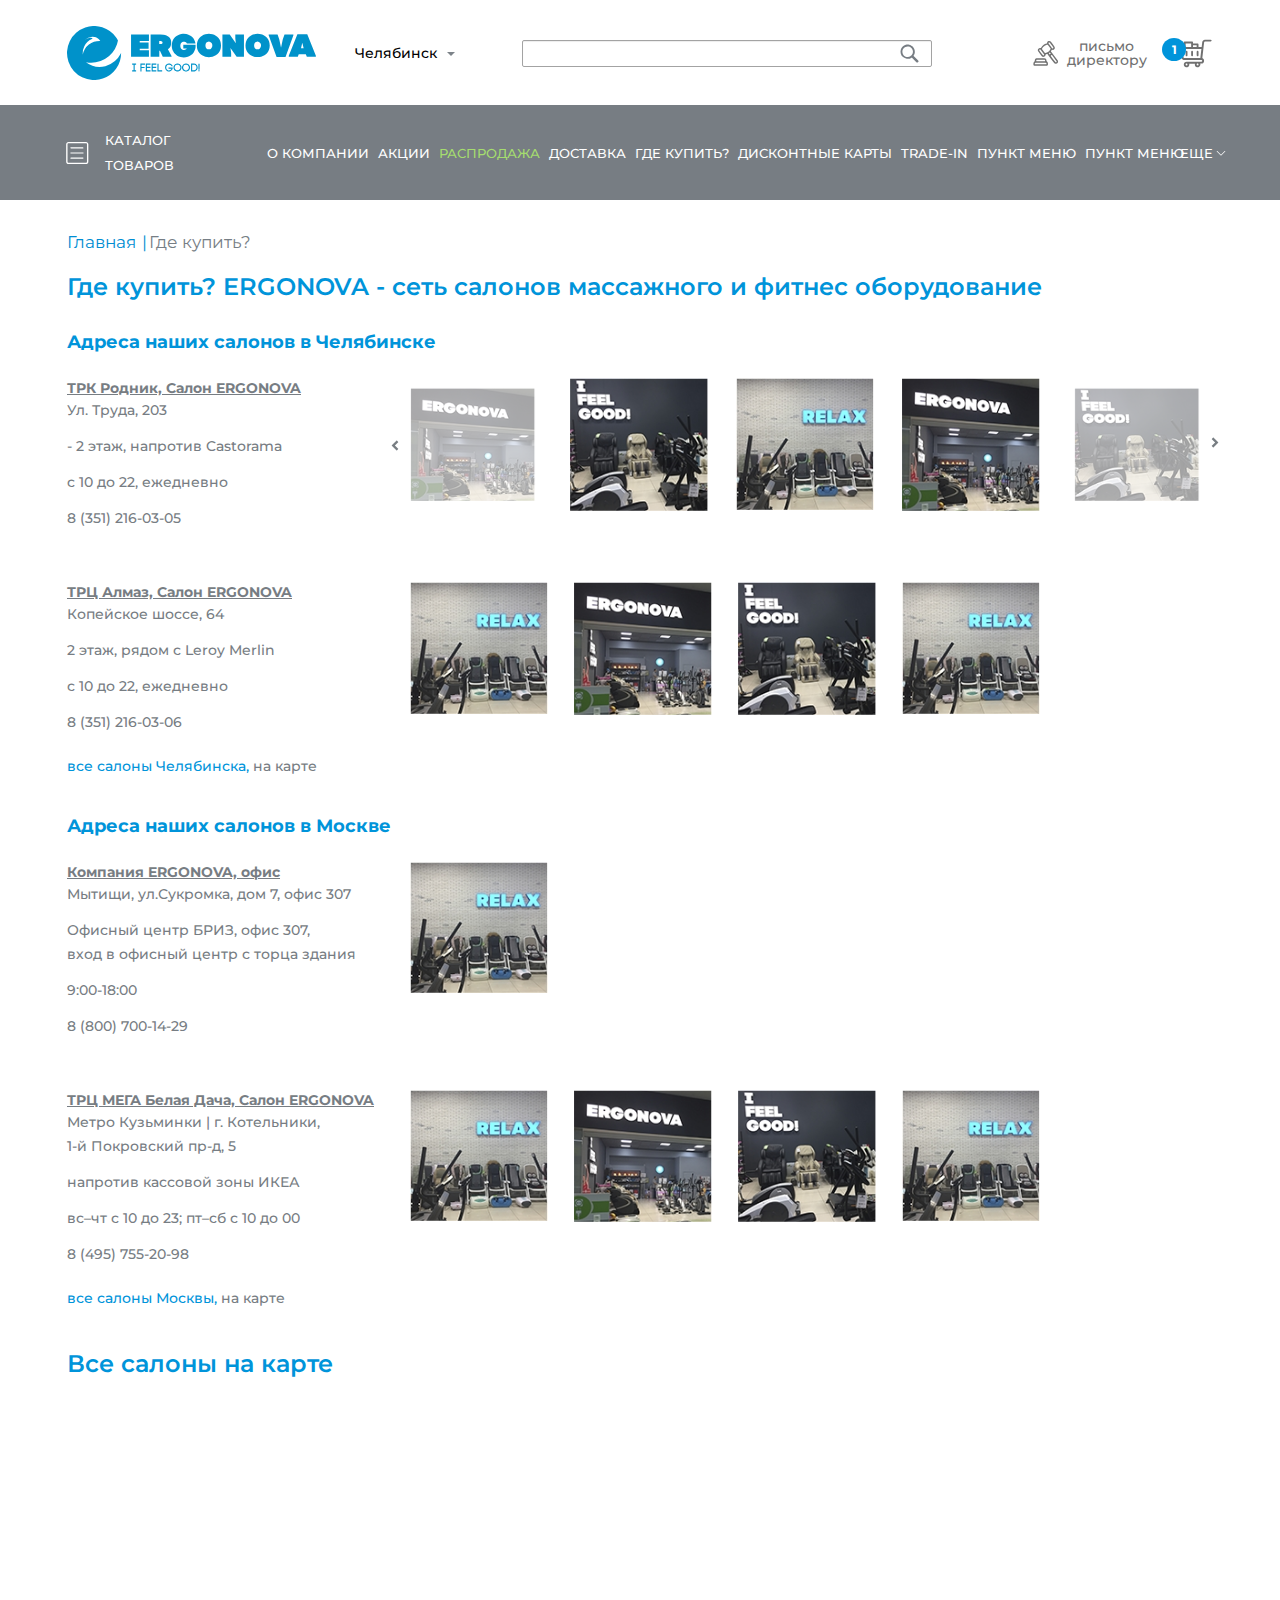
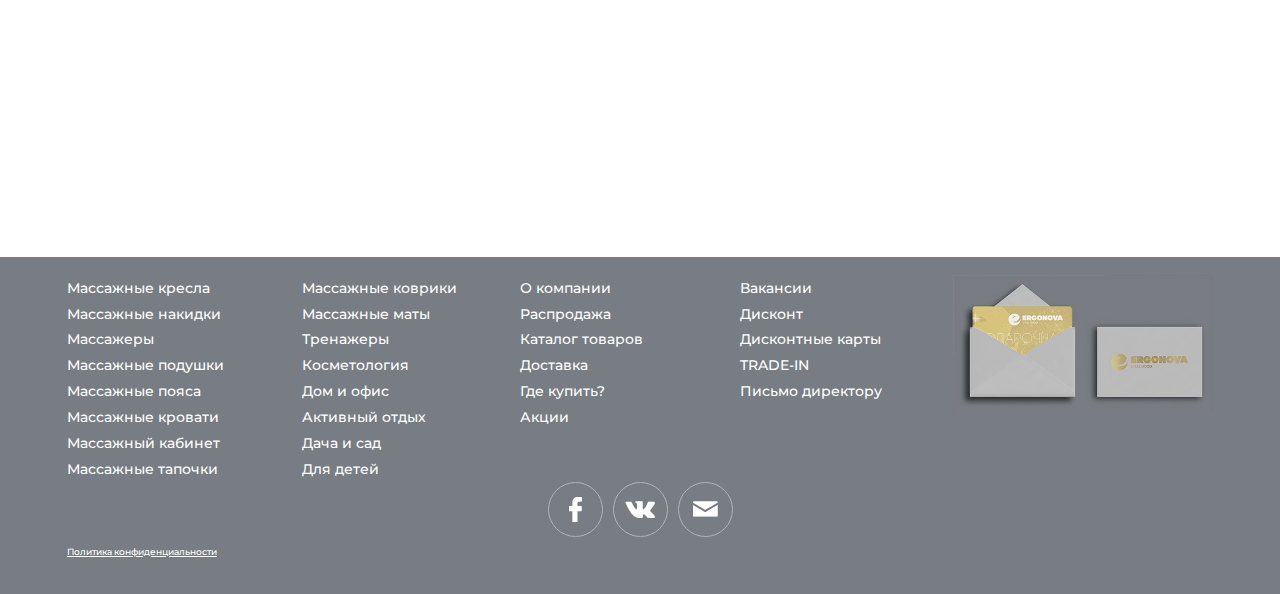
<file: stores.html>
<!doctype html>
<html lang="ru">

    <head>

        <meta charset="utf-8">
        <meta http-equiv="X-UA-Compatible" content="IE=edge">
        <meta http-equiv="cleartype" content="on">

        <meta name="theme-color" content="#3E50B4">

        <meta name="SKYPE_TOOLBAR" content="SKYPE_TOOLBAR_PARSER_COMPATIBLE">
        <meta name="format-detection" content="telephone=no">

        <meta name="viewport" content="width=device-width, initial-scale=1">

        <meta name="msapplication-tap-highlight" content="no">

        <meta name="mobile-web-app-capable" content="yes">
        <meta name="apple-mobile-web-app-capable" content="yes">

        <meta name="MobileOptimized" content="320">
        <meta name="HandheldFriendly" content="True">

        <title>Stores</title>

        <link href="https://fonts.googleapis.com/css?family=Montserrat:400,500,600,700,900&amp;subset=cyrillic,cyrillic-ext,latin-ext,vietnamese" rel="stylesheet">


        <link rel="stylesheet" href="css/plugins.min.css">
        <link rel="stylesheet" href="css/style.css">

        <script src="https://api-maps.yandex.ru/2.1/?lang=ru_RU"></script>

    </head>

    <body class="app app--stores ">

    <svg class="main-svg-sprite main-svg-sprite--icons" xmlns="http://www.w3.org/2000/svg" xmlns:xlink="http://www.w3.org/1999/xlink"><symbol viewBox="0 0 60.013 60.013" id="basket" xmlns="http://www.w3.org/2000/svg"><path d="M11.68 12.506l-.832-5h-2.99c-.447-1.72-1.999-3-3.858-3-2.206 0-4 1.794-4 4s1.794 4 4 4c1.859 0 3.411-1.28 3.858-3h1.294l.5 3h-.028l.222 1.161v.003l2.559 13.374 1.044 5.462h.001l1.342 7.015c-2.468.186-4.525 2.084-4.768 4.475a5.01 5.01 0 0 0 4.975 5.51h2c0 3.309 2.691 6 6 6s6-2.691 6-6h11c0 3.309 2.691 6 6 6s6-2.691 6-6h4a1 1 0 1 0 0-2h-4.35c-.826-2.327-3.043-4-5.65-4s-4.824 1.673-5.65 4h-11.7c-.826-2.327-3.043-4-5.65-4s-4.824 1.673-5.65 4H15a3.01 3.01 0 0 1-2.224-.993 2.968 2.968 0 0 1-.761-2.316c.152-1.509 1.546-2.69 3.173-2.69h.841l6.128-.002L33 41.501V41.5l7.145-.002L51 41.496v-.001l4.024-.001a4.993 4.993 0 0 0 4.988-4.987V12.494l-48.332.012zm-7.68-2c-1.103 0-2-.897-2-2s.897-2 2-2 2 .897 2 2-.897 2-2 2zm42 35c2.206 0 4 1.794 4 4s-1.794 4-4 4-4-1.794-4-4 1.794-4 4-4zm-23 0c2.206 0 4 1.794 4 4s-1.794 4-4 4-4-1.794-4-4 1.794-4 4-4zm35.013-24H51v-7.011l7.013-.002v7.013zM42 39.498v-6.991h7v6.989l-7 .002zm0-8.992v-7h7v7h-7zm-18 8.997v-6.997h7v6.995l-7 .002zm0-8.997v-7h7v7h-7zm-10.235-7H22v7h-6.895l-1.34-7zm35.235-2h-7v-7h7v7zm-9 0h-7V14.5l7-.002v7.008zm-9-7v7h-7v-7h7zm2 9h7v7h-7v-7zm18 0h7v7h-7v-7zm-29-9.002v7.003h-8.618l-1.34-7L22 14.504zm-6.513 18.002H22v6.997l-5.173.002-1.34-6.999zm17.513 0h7v6.992l-7 .002v-6.994zm22.024 6.988L51 39.495v-6.989h7.013v4a2.992 2.992 0 0 1-2.989 2.988z"></path></symbol><symbol viewBox="0 0 56 54" id="card-slider" xmlns="http://www.w3.org/2000/svg"><image width="56" height="54" xmlns:xlink="http://www.w3.org/1999/xlink" xlink:href="[data-uri]"></image></symbol><symbol viewBox="0 0 35 48" id="categories-list1" xmlns="http://www.w3.org/2000/svg"><defs><path id="aca" d="M70.799 531c-.712 0-1.289-.561-1.289-1.252v-12.01l.135-.263c.043-.084 4.286-8.54 2.19-16.032-2.504-8.952-5.389-14.774-6.426-15.376-1.613-.756-14.212-.756-15.842.009-1.02.593-3.906 6.415-6.41 15.367-2.095 7.492 2.148 15.948 2.191 16.033l.134.262v12.01c0 .69-.577 1.251-1.288 1.251-.712 0-1.289-.56-1.289-1.251v-11.433c-.774-1.618-4.392-9.814-2.235-17.527 1.55-5.54 4.896-15.33 7.606-16.878 1.388-.793 6.372-.91 9.22-.91 2.848 0 7.833.117 9.22.91 2.71 1.549 6.057 11.337 7.606 16.878 2.157 7.713-1.46 15.91-2.234 17.527v11.433c0 .69-.577 1.251-1.289 1.251zm-8.49-30.004h-9.625c-2.26 0-4.1-1.786-4.1-3.982v-4.757c0-2.195 1.84-3.98 4.1-3.98h9.624c2.261 0 4.1 1.785 4.1 3.98v4.757c0 2.196-1.839 3.982-4.1 3.982zm-9.625-10.217c-.84 0-1.523.663-1.523 1.478v4.757c0 .816.684 1.479 1.523 1.479h9.624c.84 0 1.523-.663 1.523-1.479v-4.757c0-.815-.683-1.478-1.523-1.478zm4.812 33.872c-.711 0-1.288-.56-1.288-1.251v-7.523c0-.69.577-1.25 1.288-1.25.712 0 1.289.56 1.289 1.25v7.523c0 .69-.577 1.251-1.289 1.251zm-8.105 0c-.712 0-1.289-.56-1.289-1.251v-5.368c0-.691.577-1.252 1.289-1.252.711 0 1.288.56 1.288 1.252v5.368c0 .69-.577 1.251-1.288 1.251zm16.21 0c-.71 0-1.288-.56-1.288-1.251v-5.368c0-.691.577-1.252 1.289-1.252.711 0 1.288.56 1.288 1.252v5.368c0 .69-.577 1.251-1.288 1.251zm0-11.44c-.15 0-.303-.026-.452-.08-.039-.014-3.998-1.433-8.293-1.433-3.413 0-6.936 1.402-6.972 1.417-.656.264-1.41-.038-1.684-.677a1.24 1.24 0 0 1 .697-1.635c.163-.065 4.039-1.608 7.96-1.608 4.777 0 9.02 1.528 9.198 1.593a1.24 1.24 0 0 1 .753 1.611 1.289 1.289 0 0 1-1.206.812zm0 17.788h-16.21c-.712 0-1.289-.56-1.289-1.251 0-.69.577-1.251 1.289-1.251H65.6c.712 0 1.29.56 1.29 1.251 0 .69-.578 1.251-1.29 1.251z"></path></defs><use xlink:href="#aca" transform="translate(-40 -483)"></use></symbol><symbol viewBox="0 0 37 43" id="categories-list2" xmlns="http://www.w3.org/2000/svg"><defs><path id="ada" d="M76.998 600.612c0 .66-.543 1.194-1.216 1.194h-1.207l-.448 7.476c-.345 3.784-3.492 6.604-7.32 6.604h-7.51v6.341h3.13c4.267 0 7.742 2.946 7.742 6.578 0 .66-.543 1.194-1.216 1.194a1.203 1.203 0 0 1-1.215-1.194c0-2.311-2.38-4.19-5.303-4.19h-3.13v4.182c0 .66-.543 1.193-1.215 1.193a1.203 1.203 0 0 1-1.216-1.193v-4.182h-3.13c-2.923 0-5.303 1.879-5.303 4.19 0 .66-.543 1.194-1.215 1.194a1.203 1.203 0 0 1-1.216-1.194c0-3.623 3.475-6.578 7.743-6.578h3.13v-6.341h-7.51c-3.829 0-6.967-2.82-7.312-6.562l-.448-7.51h-.397A1.203 1.203 0 0 1 40 600.621c0-.66.544-1.194 1.216-1.194h4.673c.673 0 1.216.533 1.216 1.194 0 .66-.543 1.193-1.216 1.193h-1.836l.44 7.332a4.76 4.76 0 0 0 1.664 3.184c.526-2.405 2.604-4.352 5.31-5.072-1.724-4.021-5.44-13.656-2.888-16.915 1.932-2.464 6.338-3.345 9.821-3.345 3.483 0 7.89.88 9.82 3.336 2.587 3.302-1.258 13.148-2.957 17.069 2.457.82 4.303 2.666 4.794 4.919a4.783 4.783 0 0 0 1.664-3.21l.44-7.298h-1.026a1.203 1.203 0 0 1-1.216-1.193c0-.66.543-1.194 1.216-1.194h4.673c.664 0 1.216.533 1.19 1.185zm-26.056-2.108h4.13c.672 0 1.216.533 1.216 1.194 0 .66-.544 1.194-1.216 1.194h-3.406a66.23 66.23 0 0 0 2.32 6.07h8.837c2.337-5.308 4.906-13.334 3.475-15.155-1.138-1.448-4.303-2.413-7.898-2.413-3.595 0-6.768.973-7.898 2.413-.302.38-.422 1.05-.405 1.913h4.975c.672 0 1.216.534 1.216 1.194 0 .66-.544 1.194-1.216 1.194h-4.69c.137.745.336 1.549.56 2.387zm16.813 14.918c-.078-2.26-2.423-4.08-5.303-4.08h-8.69c-2.88 0-5.226 1.82-5.303 4.08.302.059.612.085.922.085h17.451c.31 0 .621-.034.923-.085z"></path></defs><use xlink:href="#ada" transform="translate(-40 -587)"></use></symbol><symbol viewBox="0 0 37 36" id="categories-list3" xmlns="http://www.w3.org/2000/svg"><defs><path id="aea" d="M70.379 694.372l-3.938 13.167 3.92 1.647c2.437.907 4.233 2.983 4.673 5.413.454 2.5-.368 5.07-2.144 6.705-.18.165-.368.323-.563.471h3.063c.711 0 1.084.559 1.084 1.112 0 .552-.373 1.112-1.084 1.112H41.903c-.711 0-1.083-.56-1.083-1.112 0-.553.372-1.112 1.083-1.112h3.31a10.679 10.679 0 0 1-1.362-.92c-2.425-1.924-3.864-4.943-3.85-8.075.015-3.21 1.452-6.318 3.844-8.308a11.17 11.17 0 0 1 5.11-2.407l-1.74-3.256H43.16c-.887 0-1.637-.529-1.955-1.381-.181-.484-.174-.988-.167-1.475l.003-.269c0-.746.077-1.514.633-2.072.4-.402.925-.606 1.558-.606h7.913c.128 0 .264-.005.402-.01.411-.016.877-.034 1.288.077.98.262 1.64 1.182 1.64 2.289v1.091c0 .046-.003.09-.007.133-.061 1.008-.606 1.8-1.458 2.102-.3.107-.607.121-.894.121H49.73l1.649 3.084c.73.031 1.45.137 2.146.314.38.097.747.24 1.102.379l.281.108a11.63 11.63 0 0 1 .95.398l8.524 3.583 3.68-12.303h-3.164c-.711 0-1.083-.559-1.083-1.111 0-.553.372-1.112 1.083-1.112h6.996l3.166-3.801a.981.981 0 0 1 .726-.345c.322-.017.646.106.862.324.42.42.428 1.059.018 1.55l-3.453 4.147c-.295.355-.721.352-1.035.348zm2.218 23.529c.502-1.333.48-2.762-.064-3.918-.596-1.268-1.6-2.218-2.826-2.674a1.89 1.89 0 0 1-.102-.043l-14.582-6.129a7.225 7.225 0 0 1-.237-.105l-.425-.175c-.4-.154-.83-.31-1.315-.48-.54-.186-1.197-.278-1.998-.278-.196 0-.4.005-.613.016a8.11 8.11 0 0 0-2.02.346c-1.273.383-2.486 1.076-3.416 1.953-.993.936-1.776 2.089-2.204 3.246-.521 1.41-.685 2.738-.515 4.183.299 2.532 1.916 4.878 4.22 6.12a9.17 9.17 0 0 0 3.842 1.068c.383.018.777.016 1.16.015h16.283c.887 0 1.66-.162 2.296-.479.66-.328 1.093-.648 1.546-1.14.401-.438.791-1.051.97-1.526zm-29.23-21.332v.017l.095.001h8.773a.486.486 0 0 1 .009-.028c.003-.042.009-.095.012-.123l.001-.921c.001-.073.003-.146-.003-.219v-.014l-.005-.017a.38.38 0 0 1-.024-.036h-8.85v.008l-.103.002a2.21 2.21 0 0 0-.01.236v.847c-.002.113-.002.187.005.248zm15.112 22.186c0 .552-.372 1.111-1.084 1.111h-5.41c-.711 0-1.084-.559-1.084-1.111 0-.284.096-.551.269-.753.198-.23.488-.359.815-.359h1.03l-.637-1.193c-1.206.33-2.473.099-3.435-.638-1.553-1.191-2.056-3.242-1.224-4.988.792-1.665 2.744-2.599 4.536-2.174 1.755.418 3.033 1.988 3.108 3.82.002.03.004.07.003.114.001.034-.001.079-.005.122-.04 1-.427 1.945-1.067 2.621l1.233 2.305.006.011h1.862c.712 0 1.084.56 1.084 1.112zm-5.87-7.456a1.722 1.722 0 0 0-1.236-.531h-.027c-.997.016-1.826.843-1.812 1.806.016.99.826 1.814 1.776 1.814h.026a1.83 1.83 0 0 0 1.81-1.814 1.892 1.892 0 0 0-.536-1.275z"></path></defs><use xlink:href="#aea" transform="translate(-40 -688)"></use></symbol><symbol viewBox="0 0 48 34" id="categories-list4" xmlns="http://www.w3.org/2000/svg"><defs><path id="afa" d="M88 816.023C88 822.083 83.09 827 77.048 827s-10.953-4.916-10.953-10.976v-.095H65l.571 2.29c.153.615-.22 1.23-.833 1.385-.093.023-.17.047-.262.047a1.17 1.17 0 0 1-1.119-.883l-.714-2.839h-.715v.095c0 6.06-4.91 10.976-10.952 10.976C44.935 827 40 822.084 40 816.024c0-6.059 4.935-10.998 10.976-10.998 1.255 0 2.447.228 3.571.62l2.953-3.603-.381-1.98a1.21 1.21 0 0 1-.024-.192h-3.38a1.906 1.906 0 0 1-1.906-1.908c0-1.055.853-1.909 1.905-1.909h4.572c1.052 0 1.904.854 1.904 1.91 0 .658-.326 1.254-.833 1.598.004.015-.003.032 0 .047l.333 1.79h11.858l-2.762-6.824a1.15 1.15 0 0 1 .095-1.074c.212-.316.571-.5.952-.5h4.738c.445 0 .86.263 1.048.667l1.286 2.768c.265.574 0 1.26-.572 1.527a1.118 1.118 0 0 1-1.5-.549l-.976-2.123h-2.333l2.738 6.68c.046.116.064.259.071.382l.19 3.006c.818-.196 1.648-.333 2.525-.333 6.04 0 10.952 4.94 10.952 10.998zm-28.357 0a8.728 8.728 0 0 0-4.429-7.587l-2.786 3.412a4.425 4.425 0 0 1 2.953 4.175 4.408 4.408 0 0 1-4.405 4.414c-2.432 0-4.429-1.974-4.429-4.414 0-1.936 1.27-3.577 3-4.175a1.11 1.11 0 0 1 .167-.286l3.262-3.985c-.646-.154-1.308-.262-2-.262-4.782 0-8.69 3.914-8.69 8.708 0 4.796 3.908 8.685 8.69 8.685 4.783 0 8.667-3.889 8.667-8.685zm-10.81 0c0 1.175.971 2.124 2.143 2.124a2.12 2.12 0 0 0 2.12-2.124 2.119 2.119 0 0 0-2.12-2.123c-1.172 0-2.143.949-2.143 2.123zm17.524-2.386a10.997 10.997 0 0 1 5.929-7.491l-.143-2.458H59.095l-2.429 2.959a11.009 11.009 0 0 1 5 6.99zm19.357 2.386c0-4.794-3.885-8.708-8.666-8.708-.829 0-1.622.14-2.381.358l.285 4.461a4.345 4.345 0 0 1 2.096-.524c2.432 0 4.428 1.975 4.428 4.413 0 2.44-1.996 4.414-4.428 4.414a4.408 4.408 0 0 1-4.405-4.414c0-.467.08-.912.214-1.336-.018-.07-.043-.139-.047-.214l-.358-5.798c-2.435 1.541-4.071 4.254-4.071 7.348 0 4.796 3.884 8.685 8.667 8.685 4.781 0 8.666-3.889 8.666-8.685zm-8.666 2.124c1.171 0 2.143-.949 2.143-2.124 0-1.174-.972-2.123-2.143-2.123a2.12 2.12 0 0 0-2.12 2.123 2.12 2.12 0 0 0 2.12 2.124z"></path></defs><use xlink:href="#afa" transform="translate(-40 -793)"></use></symbol><symbol viewBox="0 0 41 41" id="categories-list5" xmlns="http://www.w3.org/2000/svg"><defs><path id="aga" d="M81 908.244a3.217 3.217 0 0 1-1.445 2.699v1.104c0 4.93-3.238 9.256-7.909 10.619v.427c0 1.602-1.294 2.906-2.885 2.906a2.9 2.9 0 0 1-2.789-2.173H55.74A2.9 2.9 0 0 1 52.95 926c-1.59 0-2.884-1.304-2.884-2.906v-.428c-4.671-1.37-7.909-5.695-7.909-10.618v-.733a3.265 3.265 0 0 1-2.157-3.07 3.26 3.26 0 0 1 2.155-3.07 7.136 7.136 0 0 1 .002-.37c-.04-1.644-.117-4.716 3.274-6.543a6.435 6.435 0 0 1-.031-.62c0-3.744 3.023-6.79 6.738-6.79 2.983 0 5.6 1.978 6.448 4.838 4.424.904 7.64 4.745 7.792 9.287h11.378c1.789 0 3.244 1.466 3.244 3.268zm-33.123-8.685l-.839.35c-2.804 1.18-2.756 3.137-2.713 4.864 0 .072 0 .14.002.203H64.2c-.16-3.698-2.963-6.779-6.643-7.235l-.795-.099-.142-.798a4.564 4.564 0 0 0-4.49-3.8c-2.516 0-4.563 2.061-4.563 4.597 0 .349.037.691.112 1.017zm29.879 7.608H43.245c-.59 0-1.07.483-1.07 1.077 0 .595.48 1.078 1.07 1.078h34.51c.59 0 1.07-.483 1.07-1.078 0-.594-.48-1.077-1.07-1.077zm-9.698 14.468v1.458c0 .394.319.715.71.715.392 0 .71-.32.71-.715v-2.177l.867-.186c4.082-.835 7.042-4.486 7.042-8.683v-.534H44.332v.534c0 4.2 2.96 7.856 7.038 8.69l.87.175v2.181c0 .394.32.715.71.715.392 0 .71-.32.71-.715v-1.458zm-18.446-4.675c.039.291-.038.58-.216.812a1.08 1.08 0 0 1-1.523.197c-.875-.671-1.48-1.588-1.702-2.58a1.11 1.11 0 0 1 .833-1.307 1.087 1.087 0 0 1 1.295.833c.104.485.421.953.894 1.322.23.173.38.43.419.723zm11.393 2.36a1.098 1.098 0 0 1-1.045 1.138c-.743.03-1.724.066-2.71.066-2.557 0-4.59-.257-6.397-.806h-.002a1.08 1.08 0 0 1-.638-.532 1.088 1.088 0 0 1-.08-.83 1.086 1.086 0 0 1 1.357-.732c2.681.815 5.612.765 8.383.643.595-.002 1.11.47 1.132 1.053zm-2.175-27.67c0-1.734 1.4-3.145 3.122-3.145s3.123 1.411 3.123 3.145c0 1.735-1.401 3.146-3.123 3.146-1.721 0-3.122-1.411-3.122-3.146zm3.122.947a.951.951 0 0 0 .948-.953.952.952 0 0 0-.948-.955.952.952 0 0 0-.947.955.95.95 0 0 0 .947.953zm-21.894-3.663c0-2.17 1.752-3.934 3.905-3.934 2.154 0 3.906 1.761 3.906 3.927 0 2.17-1.752 3.935-3.906 3.935-2.153 0-3.905-1.762-3.905-3.928zm3.905 1.737c.955 0 1.731-.78 1.731-1.737a1.74 1.74 0 0 0-1.73-1.744c-.955 0-1.731.78-1.731 1.737a1.74 1.74 0 0 0 1.73 1.744zm24.077 8.157c0-.603.488-1.095 1.088-1.095.6 0 1.087.492 1.087 1.095 0 .604-.488 1.096-1.087 1.096-.6 0-1.088-.492-1.088-1.096zm-12.94 2.897c0-.604.487-1.095 1.087-1.095s1.088.491 1.088 1.095c0 .605-.488 1.096-1.088 1.096-.6 0-1.087-.491-1.087-1.096zm-2.876-13.761c0-.604.487-1.096 1.087-1.096s1.088.492 1.088 1.096c0 .604-.488 1.095-1.088 1.095-.6 0-1.087-.491-1.087-1.095z"></path></defs><use xlink:href="#aga" transform="translate(-40 -885)"></use></symbol><symbol viewBox="0 0 42 42" id="categories-list6" xmlns="http://www.w3.org/2000/svg"><defs><path id="aha" d="M81 1027.786c0 .669-.544 1.212-1.213 1.212H72.25a1.214 1.214 0 0 1-1.212-1.212c0-2.274 1.572-4.269 3.769-4.824v-28.83H68.28v21.134h.672c.746 0 1.482.387 1.968 1.035.43.574.658 1.287.658 2.062 0 .774-.227 1.487-.658 2.06-.486.65-1.222 1.037-1.968 1.037H51.047c-.746 0-1.481-.387-1.968-1.035-.43-.574-.658-1.287-.658-2.062 0-.775.228-1.488.658-2.062.486-.648 1.222-1.035 1.968-1.035h.672v-21.133h-6.527v28.829c2.197.555 3.77 2.55 3.77 4.824 0 .669-.544 1.212-1.213 1.212h-7.538a1.214 1.214 0 0 1-1.213-1.212c0-2.274 1.572-4.269 3.77-4.824v-28.83h-.673c-1.938 0-3.097-1.813-3.097-3.567 0-1.754 1.159-3.568 3.097-3.568h35.808c1.938 0 3.097 1.814 3.097 3.568s-1.159 3.568-3.097 3.568h-.672v28.829c2.197.555 3.769 2.55 3.769 4.824zm-30.154-9.423c0 .28.09.501.167.604.029.037.05.058.06.068h17.852a.502.502 0 0 0 .06-.069c.077-.102.167-.322.167-.603 0-.282-.09-.501-.167-.604a.471.471 0 0 0-.06-.069H51.074a.462.462 0 0 0-.061.069c-.077.103-.167.322-.167.604zm22.95 8.21h4.445a2.494 2.494 0 0 0-2.223-1.344c-.949 0-1.786.517-2.223 1.344zm4.779-36.008c0-.761-.431-1.143-.672-1.143h-7.74v2.286h7.74c.241 0 .672-.382.672-1.143zm-12.18-1.143v2.286h1.343v-2.286zm-14.135 0v2.286h1.344v-2.286zm13.594 25.844v-21.133h-11.71v21.133zm-1.885-23.558v-2.286h-7.94v2.286zm-22.212 34.865h4.446a2.495 2.495 0 0 0-2.223-1.344c-.95 0-1.786.517-2.223 1.344zm.338-37.151c-.24 0-.672.382-.672 1.143s.431 1.143.672 1.143h7.74v-2.286z"></path></defs><use xlink:href="#aha" transform="translate(-39 -987)"></use></symbol><symbol viewBox="0 0 33 33" id="categories-list7" xmlns="http://www.w3.org/2000/svg"><defs><path id="aia" d="M53.535 1097.497H47.09c-.272 0-.535-.1-.74-.28a199.95 199.95 0 0 0-4.932-4.182c-.866-.719-1.367-1.704-1.417-2.78-.05-1.078.358-2.107 1.15-2.9l.209-.208c.79-.79 1.817-1.197 2.895-1.148 1.077.05 2.064.55 2.778 1.407.048.059 4.207 5.14 6.4 7.333.251.252.54.526.855.815a1.118 1.118 0 0 1-.754 1.943zm-6.022-2.237h3.326c-2.3-2.484-5.38-6.248-5.53-6.431a1.599 1.599 0 0 0-1.155-.596c-.445-.021-.873.155-1.212.495l-.208.208c-.342.342-.52.773-.499 1.215.021.44.236.85.606 1.157.02.016 2.438 1.995 4.672 3.952zM65.728 1119h-18.46a1.118 1.118 0 0 1-1.117-1.119v-3.076c0-.618.5-1.119 1.118-1.119h18.46c.617 0 1.117.501 1.117 1.119v3.076c0 .618-.5 1.119-1.118 1.119zm-17.341-2.237H64.61v-.84H48.387zm15.811-3.917H48.8c-3.916 0-7.593-3.146-8.198-7.013l-.116-.744c-.27-1.729-.487-4.514-.487-5.668 0-.617.5-1.118 1.118-1.118h30.766c.617 0 1.118.5 1.118 1.118 0 1.404-.219 3.947-.488 5.668l-.116.744c-.604 3.867-4.282 7.013-8.198 7.013zm-21.387-7.359c.44 2.825 3.127 5.123 5.988 5.123h15.4c2.86 0 5.546-2.298 5.987-5.122l.117-.745c.189-1.208.355-2.896.425-4.204H42.274c.073 1.271.237 3.032.42 4.205z"></path></defs><use xlink:href="#aia" transform="translate(-40 -1086)"></use></symbol><symbol viewBox="0 0 37 37" id="categories-list8" xmlns="http://www.w3.org/2000/svg"><defs><path id="aja" d="M77.003 1224.575c-.01.706-.57 1.272-1.255 1.273H73.62c-.497 1.26-1.698 2.15-3.099 2.15-1.844 0-3.345-1.543-3.345-3.442 0-1.357.77-2.53 1.882-3.09l-1.653-8.525h-2.14c.156.8.239 1.627.239 2.473 0 6.94-5.487 12.585-12.23 12.585-6.745 0-12.231-5.646-12.231-12.585 0-3.227 1.188-6.173 3.136-8.403v-13.43h-2.942c-.695-.01-1.25-.597-1.24-1.31.01-.705.57-1.272 1.254-1.272l.017.001h4.165c.692 0 1.255.578 1.255 1.29v6.238h13.38c.692 0 1.255.58 1.255 1.291v6.133a12.63 12.63 0 0 1 3.147 4.407h3.964c.597 0 1.114.437 1.23 1.039l1.922 9.898a3.402 3.402 0 0 1 2.034 1.97h2.147c.69.01 1.246.597 1.236 1.31zm-7.318-.019c0 .491.36.86.836.86.477 0 .836-.369.836-.86 0-.49-.36-.86-.836-.86s-.836.37-.836.86zm-10.872-23.446H46.688v3.709a11.907 11.907 0 0 1 6.585-1.99c1.994 0 3.876.497 5.54 1.372zm-15.26 14.304c0 5.516 4.36 10.003 9.72 10.003s9.722-4.487 9.722-10.003c0-5.515-4.361-10.002-9.722-10.002-5.36 0-9.72 4.487-9.72 10.002zm3.762 0c0-3.38 2.673-6.13 5.958-6.13 3.286 0 5.959 2.75 5.959 6.13 0 3.381-2.673 6.131-5.959 6.131-3.285 0-5.958-2.75-5.958-6.13zm5.958 3.55c1.902 0 3.45-1.593 3.45-3.55 0-1.956-1.548-3.549-3.45-3.549-1.902 0-3.449 1.593-3.449 3.55 0 1.956 1.547 3.548 3.45 3.548z"></path></defs><use xlink:href="#aja" transform="translate(-40 -1191)"></use></symbol><symbol viewBox="0 0 20 20" id="chevron-down" xmlns="http://www.w3.org/2000/svg"><path d="M17.418 6.109c.272-.268.709-.268.979 0s.271.701 0 .969l-7.908 7.83a.697.697 0 0 1-.979 0l-7.908-7.83c-.27-.268-.27-.701 0-.969s.709-.268.979 0L10 13.25l7.418-7.141z"></path></symbol><symbol viewBox="0 0 20 20" id="chevron-left" xmlns="http://www.w3.org/2000/svg"><path d="M13.891 17.418c.268.272.268.709 0 .979s-.701.271-.969 0l-7.83-7.908a.697.697 0 0 1 0-.979l7.83-7.908c.268-.27.701-.27.969 0s.268.709 0 .979L6.75 10l7.141 7.418z"></path></symbol><symbol viewBox="0 0 20 20" id="chevron-right" xmlns="http://www.w3.org/2000/svg"><path d="M13.25 10L6.109 2.58a.697.697 0 0 1 0-.979.68.68 0 0 1 .969 0l7.83 7.908a.697.697 0 0 1 0 .979l-7.83 7.908c-.268.271-.701.27-.969 0s-.268-.707 0-.979L13.25 10z"></path></symbol><symbol viewBox="0 0 20 20" id="chevron-up" xmlns="http://www.w3.org/2000/svg"><path d="M2.582 13.891c-.272.268-.709.268-.979 0s-.271-.701 0-.969l7.908-7.83a.697.697 0 0 1 .979 0l7.908 7.83c.27.268.27.701 0 .969s-.709.268-.978 0L10 6.75l-7.418 7.141z"></path></symbol><symbol viewBox="0 0 24 24" id="close" xmlns="http://www.w3.org/2000/svg"><path d="M18.984 6.422L13.406 12l5.578 5.578-1.406 1.406L12 13.406l-5.578 5.578-1.406-1.406L10.594 12 5.016 6.422l1.406-1.406L12 10.594l5.578-5.578z"></path></symbol><symbol viewBox="-467 269 24 24" id="favorite" xmlns="http://www.w3.org/2000/svg"><path d="M-455 290.4l-1.5-1.3c-5.1-4.7-8.5-7.8-8.5-11.5 0-3.1 2.4-5.5 5.5-5.5 1.7 0 3.4.8 4.5 2.1 1.1-1.3 2.8-2.1 4.5-2.1 3.1 0 5.5 2.4 5.5 5.5 0 3.8-3.4 6.9-8.5 11.5l-1.5 1.3z"></path></symbol><symbol viewBox="-467 269 24 24" id="favorite_border" xmlns="http://www.w3.org/2000/svg"><path d="M-450.5 272c-1.7 0-3.4.8-4.5 2.1-1.1-1.3-2.8-2.1-4.5-2.1-3.1 0-5.5 2.4-5.5 5.5 0 3.8 3.4 6.9 8.5 11.5l1.5 1.3 1.5-1.3c5.1-4.7 8.5-7.8 8.5-11.5 0-3.1-2.4-5.5-5.5-5.5zm-4.4 15.5l-.1.1-.1-.1c-4.8-4.3-7.9-7.2-7.9-10 0-2 1.5-3.5 3.5-3.5 1.5 0 3 1 3.6 2.4h1.9c.5-1.4 2-2.4 3.6-2.4 2 0 3.5 1.5 3.5 3.5-.1 2.9-3.2 5.7-8 10z"></path></symbol><symbol id="korzina" viewBox="0 0 51.9 47.2" xml:space="preserve" xmlns="http://www.w3.org/2000/svg"><path d="M3.3 14.8c.4-.8 1-1.1 1.8-1h3.8v-.5V7c0-1.1.6-1.6 1.6-1.6h10.8c1.1 0 1.6.6 1.6 1.6v1.2h6.8c1 0 1.6.6 1.6 1.6v4h4.8c.1-.9.2-1.9.3-2.9.3-1.6.4-3.3.6-4.9.3-2 2-3.4 4-3.5h8.7c.7 0 1.2.4 1.5 1v.7c-.4.8-1 1.1-1.9 1h-8c-.9 0-1.5.5-1.5 1.5V7l-1.2 10.5c-.5 4.1-.9 8.1-1.4 12.2-.1.7-.1 1.2.7 1.5 0 0 .1 0 .1.1 1.5 1 2.1 2.9 1.6 4.7-.5 1.7-2.1 2.9-3.9 3H34c.5 2 0 3.7-1.7 4.9-1.4 1-2.9 1-4.4.2-2-1.1-2.5-2.9-2-5h-8.8v.1c0 .1.1.2.1.3.3 1.7-.1 3.2-1.5 4.3-1.4 1.1-2.9 1.2-4.5.4-1.6-.8-2.3-2.2-2.3-3.9.1-2.3 1.9-4 4.3-4h22.4c.7 0 1.2-.6 1.3-1.2.1-.7-.3-1.3-1-1.5-.2-.1-.5-.1-.7-.1H9.9c-2.2 0-3.9-1.4-4.3-3.5-.6-3.8-1.3-7.6-1.9-11.3-.2-1-.4-2-.5-3 .1-.4.1-.6.1-.9zm3 1.8c.1.9.3 1.8.4 2.6.5 3.3 1.1 6.6 1.6 9.9.2 1.1.6 1.5 1.7 1.5h24.1c.5-4.7 1-9.3 1.6-14H6.3zm5.4-8.4v5.6h8.4V8.2h-8.4zm16.8 5.6V11h-5.6v2.8h5.6zm1.4 28c.8 0 1.4-.7 1.4-1.4 0-.8-.7-1.4-1.4-1.4-.8 0-1.4.7-1.4 1.4 0 .8.7 1.4 1.4 1.4zm-16.8 0c.8 0 1.4-.6 1.4-1.4 0-.8-.6-1.4-1.4-1.4-.8 0-1.4.6-1.4 1.4 0 .8.6 1.4 1.4 1.4z"></path><path class="arst0" d="M31.3 23.6v-2.7c0-.9-.6-1.5-1.4-1.5-.8 0-1.4.6-1.4 1.5v5.4c0 .9.6 1.5 1.4 1.5.8 0 1.4-.6 1.4-1.5v-2.7zM22.9 23.6v-2.7c0-.9-.6-1.5-1.4-1.5-.8 0-1.4.6-1.4 1.5v5.4c0 .9.6 1.5 1.4 1.5.8 0 1.4-.6 1.4-1.5v-2.7zM14.5 23.6v-2.7c0-.9-.6-1.5-1.4-1.5-.8 0-1.4.6-1.4 1.5v5.4c0 .9.6 1.5 1.4 1.5.8 0 1.4-.6 1.4-1.5v-2.7z"></path><g class="arst1"><path class="arst2" d="M-73.6 42.5c0-2.5 2.2-4.4 4.6-3.9.7.1.9 0 1.3-.6 2.2-3.9 5.5-6.4 9.8-7.4.6-.1.8-.3.9-1 .1-1.7 1.1-2.9 2.8-3.4 1.7-.5 3.1 0 4.2 1.4l6 8.1c1.1 1.5 1.2 3.1.2 4.6-1 1.5-2.4 2-4.2 1.6-.1 0-.3-.1-.4-.1-.8.7-1.1 1.7-1.7 2.5-.3.4.2.7.4 1 3.8 5.1 7.6 10.2 11.5 15.2 1 1.4 1.2 2.9.3 4.4-.8 1.4-2.1 2-3.8 1.9-1.3-.1-2.2-.9-3-1.9-3.7-5-7.5-9.9-11.2-14.9-.4-.6-.8-.9-1.5-.5-.2.1-.4.2-.6.2-1.2.1-1.7.5-1.9 1.9-.2 1.5-1.4 2.4-2.9 2.8-1.5.3-2.8-.1-3.7-1.3-2.2-2.8-4.4-5.8-6.5-8.6-.5-.6-.7-1.4-.6-2zm17.3-9.6c-3.4 0-9 4.2-9.8 7.4-.1.3 0 .5.2.8 1.6 2.1 3.1 4.2 4.7 6.2.3.4.6.4 1 .4 4.3-.8 7.5-3.2 9.4-7.1.2-.4.2-.7 0-1-1.6-2.1-3.1-4.1-4.7-6.2-.2-.4-.4-.6-.8-.5zM-39.9 63c0-.3-.1-.6-.3-.8l-8.1-10.8c-.3-.4-.6-.4-.9-.1-.2.2-.5.4-.7.6-.8.4-.7.8-.2 1.4 2.4 3.2 4.8 6.4 7.2 9.5.3.4.6.8 1 1.2.4.4.8.4 1.3.2.4-.2.6-.6.7-1.2zm-14.6-33.3c0 .6.1.8.2 1 2.1 2.7 4.1 5.5 6.2 8.2.4.6 1 .7 1.7.4.8-.4.9-1.2.3-2.1-1.4-1.9-2.9-3.9-4.4-5.8-.6-.7-1.1-1.5-1.7-2.2-.4-.5-.9-.7-1.5-.4-.5.1-.8.6-.8.9zm-9 22.2c.5 0 .9-.2 1.1-.6.3-.6.1-1.1-.2-1.5-2-2.7-4-5.3-6-8-.5-.7-1.1-.9-1.9-.4-.7.4-.7 1.2-.2 2 2 2.6 4 5.3 5.9 7.9.4.3.7.6 1.3.6zm11.2-1.7c.3 0 1.8-1.4 1.8-1.6 0-.3-1.5-2-1.7-2-.2 0-1.8 1.4-1.8 1.6 0 .3 1.5 2.1 1.7 2z"></path><path class="arst2" d="M-68.6 70.2h-11.1c-1.5 0-1.8-.4-1.8-1.8V66c.1-1.2.5-2.3 1.6-2.9.9-.5 1-1.2 1-2 0-2 1.1-3.5 3-3.9.3-.1.7-.1 1-.1H-62c2.5 0 4 1.6 4 4 0 .9.1 1.4 1 1.9 1 .6 1.5 1.7 1.6 2.9v2.4c0 1.5-.4 1.9-1.8 1.9h-11.4zm.1-2.5h9.1c1.4 0 1.5 0 1.3-1.4-.1-1-.6-1.4-1.8-1.4h-18c-.9.2-1.2.9-1.1 2.2.1 1 .8.6 1.2.6h9.3zm-.1-5.4h7.2c.3 0 .7.1.8-.4.3-1.5-.2-2.2-1.8-2.2h-12.2c-.3 0-.6 0-.9.1-1 .3-.8 1.2-.8 2 0 .9.7.5 1.1.5h6.6z"></path></g></symbol><symbol viewBox="0 0 52 52" id="list" xmlns="http://www.w3.org/2000/svg"><image width="52" height="52" xmlns:xlink="http://www.w3.org/1999/xlink" xlink:href="[data-uri]"></image></symbol><symbol viewBox="0 0 40 30" id="list-mark" xmlns="http://www.w3.org/2000/svg"><image width="40" height="30" xmlns:xlink="http://www.w3.org/1999/xlink" xlink:href="[data-uri]"></image></symbol><symbol viewBox="0 0 36 31" id="little-cart" xmlns="http://www.w3.org/2000/svg"><image width="36" height="31" xmlns:xlink="http://www.w3.org/1999/xlink" xlink:href="[data-uri]"></image></symbol><symbol id="lupa" viewBox="0 0 78.7 71.8" xml:space="preserve" xmlns="http://www.w3.org/2000/svg"><path d="M32.4 7.5h2.3c.2 0 .3 0 .5.1.9.1 1.9.2 2.8.4 5.3 1.1 9.7 3.7 13.1 7.9 3.9 4.8 5.5 10.3 5 16.5-.3 3.3-1.4 6.5-3.1 9.3-.3.5-.6.9-.9 1.4l.3.3L66 57c.9.8 1.6 1.7 1.8 2.9v.9c0 .1 0 .1-.1.2-.3 1.5-1.2 2.6-2.7 3.1-1.5.5-2.8.1-4-1L48.7 50.8l-2.2-2.2c-.2.1-.3.2-.5.3-4.6 3-9.7 4.3-15.1 3.6-4.5-.5-8.5-2.3-11.9-5.2-6.8-5.8-9.5-15-7.1-23.5 1.5-5.3 4.7-9.4 9.2-12.5 2.8-1.9 5.9-3.1 9.3-3.5.7-.1 1.3-.2 2-.3zm.9 6c-9.5.2-17.1 8.4-16.2 18.1.7 8.7 8.3 15.7 17.7 15 8.9-.6 16.1-8.4 15.3-17.9-.7-8.7-8-15.4-16.8-15.2z"></path></symbol><symbol viewBox="0 0 24 24" id="menu" xmlns="http://www.w3.org/2000/svg"><path d="M3 18h18v-2H3v2zm0-5h18v-2H3v2zm0-7v2h18V6H3z"></path></symbol><symbol viewBox="0 0 21 16" id="menu-burger" xmlns="http://www.w3.org/2000/svg"><image width="21" height="16" xmlns:xlink="http://www.w3.org/1999/xlink" xlink:href="[data-uri]"></image></symbol><symbol viewBox="0 0 50 50" id="menu2" xmlns="http://www.w3.org/2000/svg"><path d="M0 3h50v2H0zM0 17h50v2H0zM0 31h50v2H0zM0 45h50v2H0z"></path></symbol><symbol id="menyu_beloe" viewBox="0 0 85.9 78.3" xml:space="preserve" xmlns="http://www.w3.org/2000/svg"><path d="M41.2 40.9H23.4c-1.4 0-1.8-.3-1.8-1.6 0-1.4.3-1.8 1.8-1.8h35.9c1.4 0 1.8.3 1.8 1.6 0 1.4-.3 1.6-1.8 1.6-6.2.2-12.2.2-18.1.2zM41.1 25.5H23.5c-1.4 0-1.9-.5-1.9-1.8s.5-1.6 1.9-1.6h35.4c1.4 0 1.9.5 1.9 1.8s-.5 1.6-1.9 1.6H41.1zM41.2 52.8H59c1.4 0 2.2 1.3 1.6 2.6-.3.6-.8.8-1.4.8h-36c-1.1 0-1.6-.5-1.6-1.6s.5-1.6 1.6-1.6c6-.2 11.9-.2 18-.2z"></path><g><path class="azst0" d="M68.6 72.6H15.8c-3.8 0-7-3.2-7-7V12.7c0-3.8 3.2-7 7-7h52.8c3.8 0 7 3.2 7 7v52.8c0 3.9-3 7.1-7 7.1zM15.8 9.9c-1.6 0-2.9 1.3-2.9 2.9v52.8c0 1.6 1.3 2.9 2.9 2.9h52.8c1.6 0 2.9-1.3 2.9-2.9V12.7c0-1.6-1.3-2.9-2.9-2.9H15.8z"></path></g></symbol><symbol id="menyu_seroe" viewBox="0 0 85.9 78.3" xml:space="preserve" xmlns="http://www.w3.org/2000/svg"><path d="M41.2 40.9H23.4c-1.4 0-1.8-.3-1.8-1.6 0-1.4.3-1.8 1.8-1.8h35.9c1.4 0 1.8.3 1.8 1.6 0 1.4-.3 1.6-1.8 1.6-6.2.2-12.2.2-18.1.2zM41.1 25.5H23.5c-1.4 0-1.9-.5-1.9-1.8s.5-1.6 1.9-1.6h35.4c1.4 0 1.9.5 1.9 1.8s-.5 1.6-1.9 1.6H41.1zM41.2 52.8H59c1.4 0 2.2 1.3 1.6 2.6-.3.6-.8.8-1.4.8h-36c-1.1 0-1.6-.5-1.6-1.6s.5-1.6 1.6-1.6c6-.2 11.9-.2 18-.2z"></path><g><path class="bast0" d="M68.6 72.6H15.8c-3.8 0-7-3.2-7-7V12.7c0-3.8 3.2-7 7-7h52.8c3.8 0 7 3.2 7 7v52.8c0 3.9-3 7.1-7 7.1zM15.8 9.9c-1.6 0-2.9 1.3-2.9 2.9v52.8c0 1.6 1.3 2.9 2.9 2.9h52.8c1.6 0 2.9-1.3 2.9-2.9V12.7c0-1.6-1.3-2.9-2.9-2.9H15.8z"></path></g></symbol><symbol viewBox="0 0 24 24" id="more_horiz" xmlns="http://www.w3.org/2000/svg"><path d="M12 9.984c1.078 0 2.016.938 2.016 2.016s-.938 2.016-2.016 2.016S9.984 13.078 9.984 12 10.922 9.984 12 9.984zm6 0c1.078 0 2.016.938 2.016 2.016s-.938 2.016-2.016 2.016-2.016-.938-2.016-2.016.938-2.016 2.016-2.016zm-12 0c1.078 0 2.016.938 2.016 2.016S7.078 14.016 6 14.016 3.984 13.078 3.984 12 4.922 9.984 6 9.984z"></path></symbol><symbol viewBox="0 0 24 24" id="more_vert" xmlns="http://www.w3.org/2000/svg"><path d="M12 15.984c1.078 0 2.016.938 2.016 2.016s-.938 2.016-2.016 2.016S9.984 19.078 9.984 18s.938-2.016 2.016-2.016zm0-6c1.078 0 2.016.938 2.016 2.016s-.938 2.016-2.016 2.016S9.984 13.078 9.984 12 10.922 9.984 12 9.984zm0-1.968c-1.078 0-2.016-.938-2.016-2.016S10.922 3.984 12 3.984s2.016.938 2.016 2.016S13.078 8.016 12 8.016z"></path></symbol><symbol viewBox="0 0 61 58" id="options" xmlns="http://www.w3.org/2000/svg"><image width="61" height="58" xmlns:xlink="http://www.w3.org/1999/xlink" xlink:href="[data-uri]"></image></symbol><symbol viewBox="0 0 79 93" id="pdf" xmlns="http://www.w3.org/2000/svg"><image width="79" height="93" xmlns:xlink="http://www.w3.org/1999/xlink" xlink:href="[data-uri]"></image></symbol><symbol id="pismo_direktoru" viewBox="0 0 51.9 47.2" xml:space="preserve" xmlns="http://www.w3.org/2000/svg"><style>.bfst0{display:none}.bfst1{display:inline;fill:#787e83}.bfst2{fill:#727272}</style><g class="bfst0"><path class="bfst1" d="M3.3 14.8c.4-.8 1-1.1 1.8-1h3.8v-.5V7c0-1.1.6-1.6 1.6-1.6h10.8c1.1 0 1.6.6 1.6 1.6v1.2h6.8c1 0 1.6.6 1.6 1.6v4h4.8c.1-.9.2-1.9.3-2.9.3-1.6.4-3.3.6-4.9.3-2 2-3.4 4-3.5h8.7c.7 0 1.2.4 1.5 1v.7c-.4.8-1 1.1-1.9 1h-8c-.9 0-1.5.5-1.5 1.5V7l-1.2 10.5c-.5 4.1-.9 8.1-1.4 12.2-.1.7-.1 1.2.7 1.5 0 0 .1 0 .1.1 1.5 1 2.1 2.9 1.6 4.7-.5 1.7-2.1 2.9-3.9 3H34c.5 2 0 3.7-1.7 4.9-1.4 1-2.9 1-4.4.2-2-1.1-2.5-2.9-2-5h-8.8v.1c0 .1.1.2.1.3.3 1.7-.1 3.2-1.5 4.3-1.4 1.1-2.9 1.2-4.5.4-1.6-.8-2.3-2.2-2.3-3.9.1-2.3 1.9-4 4.3-4h22.4c.7 0 1.2-.6 1.3-1.2.1-.7-.3-1.3-1-1.5-.2-.1-.5-.1-.7-.1H9.9c-2.2 0-3.9-1.4-4.3-3.5-.6-3.8-1.3-7.6-1.9-11.3-.2-1-.4-2-.5-3 .1-.4.1-.6.1-.9zm3 1.8c.1.9.3 1.8.4 2.6.5 3.3 1.1 6.6 1.6 9.9.2 1.1.6 1.5 1.7 1.5h24.1c.5-4.7 1-9.3 1.6-14H6.3zm5.4-8.4v5.6h8.4V8.2h-8.4zm16.8 5.6V11h-5.6v2.8h5.6zm1.4 28c.8 0 1.4-.7 1.4-1.4 0-.8-.7-1.4-1.4-1.4-.8 0-1.4.7-1.4 1.4 0 .8.7 1.4 1.4 1.4zm-16.8 0c.8 0 1.4-.6 1.4-1.4 0-.8-.6-1.4-1.4-1.4-.8 0-1.4.6-1.4 1.4 0 .8.6 1.4 1.4 1.4z"></path><path class="bfst1" d="M31.3 23.6v-2.7c0-.9-.6-1.5-1.4-1.5-.8 0-1.4.6-1.4 1.5v5.4c0 .9.6 1.5 1.4 1.5.8 0 1.4-.6 1.4-1.5v-2.7zM22.9 23.6v-2.7c0-.9-.6-1.5-1.4-1.5-.8 0-1.4.6-1.4 1.5v5.4c0 .9.6 1.5 1.4 1.5.8 0 1.4-.6 1.4-1.5v-2.7zM14.5 23.6v-2.7c0-.9-.6-1.5-1.4-1.5-.8 0-1.4.6-1.4 1.5v5.4c0 .9.6 1.5 1.4 1.5.8 0 1.4-.6 1.4-1.5v-2.7z"></path></g><path class="bfst2" d="M10.4 17.6c0-2.5 2.2-4.4 4.6-3.9.7.1.9 0 1.3-.6 2.2-3.9 5.5-6.4 9.8-7.4.6-.1.8-.3.9-1 .1-1.7 1-2.9 2.7-3.4 1.7-.5 3.1 0 4.2 1.4C36 5.4 38 8.1 40 10.9c1.1 1.5 1.2 3.1.2 4.6-1 1.5-2.4 2-4.2 1.6-.1 0-.3-.1-.4-.1-.8.7-1.1 1.7-1.7 2.5-.3.4.2.7.4 1 3.8 5.1 7.6 10.2 11.5 15.2 1 1.4 1.2 2.9.3 4.4-.8 1.4-2.1 2-3.8 1.9-1.3-.1-2.2-.9-3-1.9-3.7-5-7.5-9.9-11.2-14.9-.4-.6-.8-.9-1.5-.5-.2.1-.4.2-.6.2-1.2.1-1.7.5-1.9 1.9-.2 1.5-1.4 2.4-2.9 2.8-1.5.3-2.8-.1-3.7-1.3-2.2-2.8-4.4-5.8-6.5-8.6-.5-.7-.7-1.5-.6-2.1zM27.7 8c-3.4 0-9 4.2-9.8 7.4-.1.3 0 .5.2.8 1.6 2.1 3.1 4.2 4.7 6.2.3.4.6.4 1 .4 4.3-.8 7.5-3.2 9.4-7.1.2-.4.2-.7 0-1-1.6-2.1-3.1-4.1-4.7-6.2-.2-.4-.4-.6-.8-.5zm16.4 30.1c0-.3-.1-.6-.3-.8l-8.1-10.8c-.3-.4-.6-.4-.9-.1-.2.2-.5.4-.7.6-.8.4-.7.8-.2 1.4 2.4 3.2 4.8 6.4 7.2 9.5.3.4.6.8 1 1.2.4.4.8.4 1.3.2.4-.2.6-.6.7-1.2zM29.5 4.8c0 .6.1.8.2 1 2.1 2.7 4.1 5.5 6.2 8.2.4.6 1 .7 1.7.4.8-.4.9-1.2.3-2.1-1.4-1.9-2.9-3.9-4.4-5.8-.6-.7-1.1-1.5-1.7-2.2-.4-.5-.9-.7-1.5-.4-.5.1-.8.6-.8.9zm-9 22.2c.5 0 .9-.2 1.1-.6.3-.6.1-1.1-.2-1.5-2-2.7-4-5.3-6-8-.5-.7-1.1-.9-1.9-.4-.7.4-.7 1.2-.2 2 2 2.6 4 5.3 5.9 7.9.4.3.7.6 1.3.6zm11.2-1.7c.3 0 1.8-1.4 1.8-1.6 0-.3-1.5-2-1.7-2-.2 0-1.8 1.4-1.8 1.6 0 .3 1.5 2.1 1.7 2z"></path><path class="bfst2" d="M15.4 45.3H4.3c-1.5 0-1.8-.4-1.8-1.8v-2.4c0-1.2.5-2.3 1.5-2.9.9-.5 1-1.2 1-2 0-2 1.1-3.5 3-3.9.3-.1.7-.1 1-.1h12.9c2.5 0 4 1.6 4 4 0 .9.1 1.4 1 1.9 1 .6 1.5 1.7 1.6 2.9v2.4c0 1.5-.4 1.9-1.8 1.9H15.4zm.1-2.5h9.1c1.4 0 1.5 0 1.3-1.4-.1-1-.6-1.4-1.8-1.4h-18c-.9.2-1.2.9-1.1 2.2.1 1 .8.6 1.2.6h9.3zm-.1-5.4h7.2c.3 0 .7.1.8-.4.3-1.5-.2-2.2-1.8-2.2H9.4c-.3 0-.6 0-.9.1-1 .3-.8 1.2-.8 2 0 .9.7.5 1.1.5h6.6z"></path></symbol><symbol viewBox="0 0 82 53" id="reviews-icon" xmlns="http://www.w3.org/2000/svg"><image width="82" height="53" xmlns:xlink="http://www.w3.org/1999/xlink" xlink:href="[data-uri]"></image></symbol><symbol viewBox="0 0 32 32" id="search" xmlns="http://www.w3.org/2000/svg"><path d="M19.427 20.427a8.5 8.5 0 1 1 2-2l5.585 5.585c.55.55.546 1.431 0 1.976l-.023.023a1.398 1.398 0 0 1-1.976 0l-5.585-5.585zM14.5 20a6.5 6.5 0 1 0 0-13 6.5 6.5 0 0 0 0 13z"></path></symbol><symbol viewBox="0 0 29 29" id="send-email" xmlns="http://www.w3.org/2000/svg"><image width="29" height="29" xmlns:xlink="http://www.w3.org/1999/xlink" xlink:href="[data-uri]"></image></symbol><symbol viewBox="0 0 32 32" id="spinner" xmlns="http://www.w3.org/2000/svg"><path d="M16 0C7.163 0 0 7.163 0 16s7.163 16 16 16 16-7.163 16-16S24.837 0 16 0zm0 8a8 8 0 1 1 0 16 8 8 0 0 1 0-16zm9.546 17.546c-2.55 2.55-5.94 3.954-9.546 3.954s-6.996-1.404-9.546-3.954S2.5 19.606 2.5 16c0-3.606 1.404-6.996 3.954-9.546l2.121 2.121c-4.094 4.094-4.094 10.755 0 14.849 1.983 1.983 4.62 3.075 7.425 3.075s5.441-1.092 7.425-3.075c4.094-4.094 4.094-10.755 0-14.849l2.121-2.121c2.55 2.55 3.954 5.94 3.954 9.546s-1.404 6.996-3.954 9.546z"></path></symbol><symbol viewBox="0 0 63 57" id="video-icon" xmlns="http://www.w3.org/2000/svg"><image width="63" height="57" xmlns:xlink="http://www.w3.org/1999/xlink" xlink:href="[data-uri]"></image></symbol></svg>


        <!--[if lte IE 9]>
            <p class="browserupgrade">You are using an <strong>outdated</strong> browser. Please <a href="http://browsehappy.com/">upgrade your browser</a> to improve your experience and security.</p>
        <![endif]-->

        <div class="b-aside-menu">
    <div class="b-aside-menu__content">
        <div class="b-aside-menu__close">
            <div class="svg-icon svg-icon--close"><svg viewBox="0 0 24 24"><path d="M19 6.41L17.59 5 12 10.59 6.41 5 5 6.41 10.59 12 5 17.59 6.41 19 12 13.41 17.59 19 19 17.59 13.41 12z"></path></svg></div>
        </div>
        <div class="b-aside-menu__navs">
            <div class="b-aside-menu__scroller">
                <div class="b-aside-menu__scroller-content">
                </div>
                <div class="b-aside-menu__foot"></div>
            </div>
        </div>
    </div>
    <div class="b-aside-menu__overlay"></div>
</div>


        <div class="app__wrapper">
            
            
            <header class="app-header">
	
	<div class="app-header__topline">
	    <div class="app-header__topline-container container">
	    	<div class="app-header__topline-row">
				<div class="app-header__logo">
					<a href="#">
						<svg xmlns="http://www.w3.org/2000/svg" viewBox="0 0 37.6113 8.16071" style="fill: #0092ca;">
						    <path class="cls-1" d="M11.227,2.20618a4.07425,4.07425,0,0,1,4.63772,1.4761,3.4625,3.4625,0,0,1,.30135.49544c-.04087.18387-.08683.36774-.143.54651A4.10743,4.10743,0,0,1,11.3343,7.4568a3.41941,3.41941,0,0,0,2.92156.59759,3.83933,3.83933,0,0,0,2.38525-1.98175,4.05476,4.05476,0,0,1-2.76832,3.85625A4.08972,4.08972,0,0,1,8.68856,7.3904,4.0747,4.0747,0,0,1,11.227,2.20618Zm33.4804,4.42319h1.36884v-.1328L44.77384,3.21238H43.28242L41.98,6.49657v.1328h1.36373l.143-.39329h1.0726ZM44.023,4.51482l.20431.84786h-.3984Zm-2.53337,2.1503,1.19007-3.28419V3.25324h-1.3433l-.2656.75082-.25538,1.236h-.01021l-.25538-1.236-.26049-.75082H38.941v.12769l1.19518,3.28419Zm-4.745-1.74169a.6963.6963,0,0,1,.05619-.286.57628.57628,0,0,1,.14812-.19409.50414.50414,0,0,1,.20431-.097.53013.53013,0,0,1,.21962,0,.5047.5047,0,0,1,.34732.29113.622.622,0,0,1,.06129.286.60738.60738,0,0,1-.06129.286.51768.51768,0,0,1-.14812.19409.60164.60164,0,0,1-.1992.09705.53047.53047,0,0,1-.21962,0,.50415.50415,0,0,1-.20431-.09705.55515.55515,0,0,1-.14812-.189.72158.72158,0,0,1-.05619-.29113Zm-1.30244.00511a1.90227,1.90227,0,0,0,.10216.63845,1.70744,1.70744,0,0,0,.28092.49033,1.57611,1.57611,0,0,0,.4086.35242,1.92683,1.92683,0,0,0,.49544.20942,2.15355,2.15355,0,0,0,.54141.06639,2.08854,2.08854,0,0,0,.5363-.0715,1.961,1.961,0,0,0,.50055-.20941,1.79785,1.79785,0,0,0,.4086-.35243,1.64588,1.64588,0,0,0,.27581-.49033,1.92351,1.92351,0,0,0,0-1.26669,1.55456,1.55456,0,0,0-.27581-.49544,1.701,1.701,0,0,0-.4086-.35753,1.96067,1.96067,0,0,0-.50055-.20941,1.88686,1.88686,0,0,0-.5363-.07151,1.94718,1.94718,0,0,0-.54141.07151,1.9268,1.9268,0,0,0-.49544.20941,1.7976,1.7976,0,0,0-.4086.35243,1.73607,1.73607,0,0,0-.28092.49543,1.92407,1.92407,0,0,0-.10216.63846Zm-2.27288.36774L34.104,6.62937h1.10325V3.25324H33.89974v.618l.08172.70485L33.057,3.25324H31.95374V6.62937H33.2715V6.0471Zm-3.77964-.37285a.69614.69614,0,0,1,.05619-.286.57628.57628,0,0,1,.14812-.19409.50416.50416,0,0,1,.2043-.097.53.53,0,0,1,.21963,0,.5047.5047,0,0,1,.34732.29113.69485.69485,0,0,1,.06129.286.67663.67663,0,0,1-.06129.286.51778.51778,0,0,1-.14812.19409.60164.60164,0,0,1-.1992.09705.53036.53036,0,0,1-.21963,0,.50418.50418,0,0,1-.2043-.09705.55515.55515,0,0,1-.14812-.189.72141.72141,0,0,1-.05619-.29113Zm-1.30244.00511a1.90252,1.90252,0,0,0,.10215.63845,1.597,1.597,0,0,0,.28092.49033,1.57615,1.57615,0,0,0,.40861.35242,1.85413,1.85413,0,0,0,.49544.20942,2.13992,2.13992,0,0,0,1.07771-.00511,1.85457,1.85457,0,0,0,.49544-.20941,1.82376,1.82376,0,0,0,.41371-.35243,1.64588,1.64588,0,0,0,.27581-.49033,2.0143,2.0143,0,0,0,0-1.26669,1.55456,1.55456,0,0,0-.27581-.49544,1.72453,1.72453,0,0,0-.41371-.35753,1.85424,1.85424,0,0,0-.49544-.20941,2.06595,2.06595,0,0,0-1.07771,0,1.85411,1.85411,0,0,0-.49544.20941,1.79765,1.79765,0,0,0-.40861.35243,1.62334,1.62334,0,0,0-.28092.49543,1.92433,1.92433,0,0,0-.10215.63846Zm-.189-.10726H26.03912v.56694h.52608a.32174.32174,0,0,1-.10215.11747.69376.69376,0,0,1-.15323.0664.897.897,0,0,1-.15833.02044.5746.5746,0,0,1-.20431-.03576.46494.46494,0,0,1-.17876-.10726.55775.55775,0,0,1-.12769-.19409.83933.83933,0,0,1-.046-.29624.69634.69634,0,0,1,.05618-.286.4902.4902,0,0,1,.15323-.19408.46459.46459,0,0,1,.1992-.10216.55668.55668,0,0,1,.22473-.01021.51614.51614,0,0,1,.20431.08683.44068.44068,0,0,1,.15322.17876H27.883a1.70383,1.70383,0,0,0-.17366-.55162,1.76737,1.76737,0,0,0-.31667-.42393,1.81066,1.81066,0,0,0-.41883-.29113,1.87479,1.87479,0,0,0-.48522-.16345,2.15147,2.15147,0,0,0-.51076-.03575,2.39288,2.39288,0,0,0-.50565.097,1.9017,1.9017,0,0,0-.45458.22985,1.62726,1.62726,0,0,0-.37286.35242,1.75866,1.75866,0,0,0-.25538.48522,2.14858,2.14858,0,0,0-.09194.618,2.02446,2.02446,0,0,0,.10726.65888,1.60752,1.60752,0,0,0,.71507.85808,1.83175,1.83175,0,0,0,.51076.19919,1.946,1.946,0,0,0,1.09814-.046A1.83776,1.83776,0,0,0,27.219,6.374a1.601,1.601,0,0,0,.38818-.39839,1.642,1.642,0,0,0,.24516-.54141,1.79927,1.79927,0,0,0,.03576-.20941c.0051-.0664.01021-.1328.01021-.1992v-.2043ZM22.4025,4.71912V4.26455h.18387a.42629.42629,0,0,1,.24006.05618.201.201,0,0,1,.07662.17366.195.195,0,0,1-.07662.17366.47949.47949,0,0,1-.24006.05107Zm.10726,1.01131.429.89894h1.32287V6.52211l-.54651-1.04195a1.21353,1.21353,0,0,0,.26049-.22474,1.04878,1.04878,0,0,0,.17365-.32688,1.39148,1.39148,0,0,0,.06129-.43415,1.31178,1.31178,0,0,0-.09193-.51587.94071.94071,0,0,0-.25027-.35242,1.227,1.227,0,0,0-.36775-.22474,2.06839,2.06839,0,0,0-.44947-.11237,3.18757,3.18757,0,0,0-.49544-.03575H21.10006V6.62937h1.31776V5.73043Zm-4.367.89894h2.707v-.996H19.45541V5.41376H20.7936V4.474H19.45541V4.24412h1.39438V3.25324h-2.707Zm-7.28856-.35243a2.61255,2.61255,0,0,1,.91426-1.49653,2.823,2.823,0,0,1,1.72127-.52608c.09193.02043-.86319-1.40459-2.40569-.09194.63335-.41371.97045-.40861,1.11346-.36774.143.03575.17877.08172.02554.14812a2.10093,2.10093,0,0,0-1.139,1.11346,2.35426,2.35426,0,0,0-.22984,1.22071Z" transform="translate(-8.46498 -1.98215)"></path>

						    <path class="cls-2" d="M28.40905,8.64688a.07129.07129,0,0,0-.046.01532.09091.09091,0,0,0-.04086.03575.15791.15791,0,0,0-.01021.05619.14929.14929,0,0,0,.01021.046.13776.13776,0,0,0,.04086.03576c.01022.01021.03065.01021.046.01532a.14833.14833,0,0,0,.05619-.01532.13776.13776,0,0,0,.04086-.03576.14929.14929,0,0,0,.01021-.046A.15791.15791,0,0,0,28.5061,8.698a.12538.12538,0,0,0-.097-.05107Zm-.08172-.97556v.90916H28.501V7.67132Zm-1.11346-.01021V8.841h.41883a.66537.66537,0,0,0,.20941-.03576.52582.52582,0,0,0,.15833-.08683.53575.53575,0,0,0,.18388-.29113.64231.64231,0,0,0,.02554-.16855.64878.64878,0,0,0-.02554-.17366.57829.57829,0,0,0-.0664-.16344.48847.48847,0,0,0-.11748-.1328.4452.4452,0,0,0-.15833-.09194.54646.54646,0,0,0-.20941-.03575Zm.16855,1.0113V7.82966h.25028a.44968.44968,0,0,1,.14812.02554.31207.31207,0,0,1,.11236.0664.29629.29629,0,0,1,.08172.097A.44657.44657,0,0,1,28.026,8.131a.54519.54519,0,0,1,.01532.12769.50348.50348,0,0,1-.01532.12258.547.547,0,0,1-.05108.11237.27962.27962,0,0,1-.08172.09193.39644.39644,0,0,1-.11236.0613.44994.44994,0,0,1-.14812.02553ZM25.845,8.25359a.59475.59475,0,0,0,.03065.19409.529.529,0,0,0,.08683.16855.60491.60491,0,0,0,.12769.12769.65821.65821,0,0,0,.16855.08683.58613.58613,0,0,0,.189.03065.59475.59475,0,0,0,.19409-.03065.65837.65837,0,0,0,.16855-.08683.75478.75478,0,0,0,.12769-.12769.65837.65837,0,0,0,.08683-.16855.59475.59475,0,0,0,.03064-.19409.58612.58612,0,0,0-.03064-.189.65821.65821,0,0,0-.08683-.16855.78563.78563,0,0,0-.12769-.1328.64459.64459,0,0,0-.16855-.08172.59475.59475,0,0,0-.19409-.03065.58613.58613,0,0,0-.189.03065.64444.64444,0,0,0-.16855.08172.62718.62718,0,0,0-.12769.1328.52888.52888,0,0,0-.08683.16855.58613.58613,0,0,0-.03065.189Zm.17366,0a.49035.49035,0,0,1,.03065-.16855.42245.42245,0,0,1,.22984-.22984.47877.47877,0,0,1,.3371,0,.46448.46448,0,0,1,.13791.09193.5183.5183,0,0,1,.097.13791.49035.49035,0,0,1,.03065.16855.44989.44989,0,0,1-.03065.16855.39438.39438,0,0,1-.097.13791.32838.32838,0,0,1-.13791.09193.4151.4151,0,0,1-.3371,0,.40814.40814,0,0,1-.13791-.09193.46416.46416,0,0,1-.09193-.13791.44989.44989,0,0,1-.03065-.16855Zm-1.46078,0a.59475.59475,0,0,0,.03065.19409.529.529,0,0,0,.08683.16855.60491.60491,0,0,0,.12769.12769.65821.65821,0,0,0,.16855.08683.58613.58613,0,0,0,.189.03065.59475.59475,0,0,0,.19409-.03065.65821.65821,0,0,0,.16855-.08683.60491.60491,0,0,0,.12769-.12769.529.529,0,0,0,.08683-.16855.59475.59475,0,0,0,.03065-.19409.58613.58613,0,0,0-.03065-.189.52888.52888,0,0,0-.08683-.16855.62718.62718,0,0,0-.12769-.1328.64444.64444,0,0,0-.16855-.08172.59475.59475,0,0,0-.19409-.03065.58613.58613,0,0,0-.189.03065.64444.64444,0,0,0-.16855.08172.62718.62718,0,0,0-.12769.1328.52888.52888,0,0,0-.08683.16855.58613.58613,0,0,0-.03065.189Zm.17366,0a.49035.49035,0,0,1,.03065-.16855.42245.42245,0,0,1,.22984-.22984.49035.49035,0,0,1,.16855-.03065.44989.44989,0,0,1,.16855.03065.46422.46422,0,0,1,.13791.09193.5183.5183,0,0,1,.097.13791.49035.49035,0,0,1,.03065.16855.44989.44989,0,0,1-.03065.16855.39438.39438,0,0,1-.097.13791.32825.32825,0,0,1-.13791.09193.37.37,0,0,1-.16855.03576.40057.40057,0,0,1-.16855-.03576.40823.40823,0,0,1-.13791-.09193.46435.46435,0,0,1-.09193-.13791.44989.44989,0,0,1-.03065-.16855Zm-.29113-.17366a.68163.68163,0,0,0-.06129-.16344.59265.59265,0,0,0-.10216-.12258.64023.64023,0,0,0-.12258-.08173.66825.66825,0,0,0-.143-.046.62734.62734,0,0,0-.13791-.01022.54177.54177,0,0,0-.34732.10726.60509.60509,0,0,0-.12768.12769.6443.6443,0,0,0-.08173.16855.62629.62629,0,0,0-.03064.1992.61186.61186,0,0,0,.16855.429.51813.51813,0,0,0,.18387.12769.687.687,0,0,0,.235.046.647.647,0,0,0,.1328-.02043.66657.66657,0,0,0,.12769-.05108.96291.96291,0,0,0,.11748-.08172.65763.65763,0,0,0,.097-.10726.60649.60649,0,0,0,.0664-.12769h0a.52139.52139,0,0,0,.02043-.07662.86054.86054,0,0,0,.01022-.12769h-.63846v.17366h.43926a.81259.81259,0,0,1-.0664.11237.43148.43148,0,0,1-.09194.07661.40009.40009,0,0,1-.10726.046.38858.38858,0,0,1-.10726.01532.42348.42348,0,0,1-.16344-.03064.3887.3887,0,0,1-.1328-.09194.48442.48442,0,0,1-.08683-.1379.49739.49739,0,0,1-.03064-.17366.4582.4582,0,0,1,.03064-.17366.48433.48433,0,0,1,.08683-.13791.4757.4757,0,0,1,.1328-.09193.42349.42349,0,0,1,.16344-.03065.49531.49531,0,0,1,.11748.01532.298.298,0,0,1,.11236.04087.27976.27976,0,0,1,.09194.08172.28644.28644,0,0,1,.06129.11747Zm-2.14009-.40861H22.1318V8.841h.71506V8.67241h-.54651Zm-.87851.65378H21.953V8.15655h-.53119V7.82966h.54141V7.66111h-.71V8.841h.71V8.67241h-.54141Zm-.8734,0h.52608V8.15655h-.52608V7.82966h.5414V7.66111h-.71506V8.841h.71506V8.67241h-.5414Zm-.82233,0h.46479V8.17187h-.46479V7.82455h.52609V7.66111h-.69464V8.841h.16855Zm-.81722-.664H18.3062v.15833h.21962v.86319H18.3062V8.841h.60269V8.68263h-.21452V7.81944h.21452Z" transform="translate(-8.46498 -1.98215)"></path>
						</svg>
					</a>
				</div>
				<div class="app-header__city-change">
					<div class="dropdown" style="margin-bottom:16px;">
					  <button class="dropdown-toggle" type="button" id="city-change" data-toggle="dropdown" aria-expanded="true">Челябинск<span class="caret"></span></button>
					  <ul class="dropdown-menu" role="menu" aria-labelledby="city-change">
					    <li role="presentation"><a role="menuitem" href="#">Москва</a></li>
					  </ul>
					</div>
				</div>
				<div class="app-header__search">
					<form action="#">
						<div class="input-group">
					        <input type="text" class="form-control" placeholder="">
					        <div class="input-group-btn">
					          <button class="btn" type="submit">
					          	
      <span class="svg-icon svg-icon--lupa" aria-hidden="true" focusable="false">
        <svg class="svg-icon__link">
          <use xlink:href="#lupa"></use>
        </svg>
      </span>
    
					          </button>
					        </div>
					      </div>
				    </form>
				</div>		
				<div class="app-header__send-email">
					<a href="#" class="app-header__send-email-link">
						<span class="app-header__send-email-icon">
							
      <span class="svg-icon svg-icon--pismo_direktoru" aria-hidden="true" focusable="false">
        <svg class="svg-icon__link">
          <use xlink:href="#pismo_direktoru"></use>
        </svg>
      </span>
    
						</span>
						<span class="app-header__send-email-text">письмо директору</span>
					</a>
				</div>
				<div class="app-header__little-cart">
					<a href="#" class="app-header__little-cart-link">
						<input type="text" name="cart-count" value="1" class="app-header__little-cart-count">
						
      <span class="svg-icon svg-icon--korzina" aria-hidden="true" focusable="false">
        <svg class="svg-icon__link">
          <use xlink:href="#korzina"></use>
        </svg>
      </span>
    
					</a>
				</div>
				<div class="app-header__adaptive-menu b-aside-menu-btn">
					
      <span class="svg-icon svg-icon--menyu_seroe" aria-hidden="true" focusable="false">
        <svg class="svg-icon__link">
          <use xlink:href="#menyu_seroe"></use>
        </svg>
      </span>
    
	    		</div>
			</div>
	    </div>
    </div>
    <div class="app-header__middleline">
		<div class="app-header__middleline-inner">
			<div class="app-header__adaptive-catalog-button">
				<a href="#">
					КАТАЛОГ ТОВАРОВ
				</a>	
			</div>
			<div class="app-header__adaptive-catalog-button-icon">
				<a href="#" class="app-header__catalog-button-icon">
					<span class="app-header__little-cart-count">1</span>
					
      <span class="svg-icon svg-icon--korzina" aria-hidden="true" focusable="false">
        <svg class="svg-icon__link">
          <use xlink:href="#korzina"></use>
        </svg>
      </span>
    
				</a>
			</div>
		</div>
    </div>
    <div class="app-header__bottomline">
		<nav class="app-header__bottomline-inner container">
			<div class="app-header__bottomline-inner-row row">
				<div class="app-header__catalog-list">
					<div class="app-header__catalog-list-button">
						<a href="#">
							
      <span class="svg-icon svg-icon--menyu_beloe" aria-hidden="true" focusable="false">
        <svg class="svg-icon__link">
          <use xlink:href="#menyu_beloe"></use>
        </svg>
      </span>
    
								КАТАЛОГ ТОВАРОВ
							
      <span class="svg-icon svg-icon--chevron-down" aria-hidden="true" focusable="false">
        <svg class="svg-icon__link">
          <use xlink:href="#chevron-down"></use>
        </svg>
      </span>
    
						</a>
					</div>
					<ul class="nav-bar">
						<li>
							<a href="#">
								
      <span class="svg-icon svg-icon--chevron-right" aria-hidden="true" focusable="false">
        <svg class="svg-icon__link">
          <use xlink:href="#chevron-right"></use>
        </svg>
      </span>
    Массажное оборудование
							</a>
							<ul>
								<li><a href="#">Массажные кресла</a></li>
								<li><a href="#">Массажеры</a></li>
								<li><a href="#">Массажные накидки</a></li>
								<li><a href="#">Массажные подушки</a></li>
								<li><a href="#">Массажные пояса</a></li>
								<li><a href="#">Массажные кровати</a></li>
								<li>
									<a href="#">
										Массажный кабинет
										
      <span class="svg-icon svg-icon--chevron-right" aria-hidden="true" focusable="false">
        <svg class="svg-icon__link">
          <use xlink:href="#chevron-right"></use>
        </svg>
      </span>
    
									</a>
									<ul>
										<li><a href="#">Массажные столы</a></li>
										<li><a href="#">Массажные стулья</a></li>
										<li>
											<a href="#">Аксессуары для массажиста</a>
										</li>
										<li><a href="#">Стулья для массажиста</a></li>
									</ul>
								</li>
								<li><a href="#">Массажные тапочки</a></li>
								<li><a href="#">Массажные коврики</a></li>
								<li><a href="#">Массажные маты</a></li>

							</ul>
						</li>
						<li>
							<a href="#">
								Дом и офис
							</a>
						</li>
						<li>
							<a href="#">Тренажеры
							</a>
						</li>
						<li>
							<a href="#">
								Активный отдых
							</a>
						</li>
						<li>
							<a href="#">
								Дача и сад
							</a>
						</li>
						<li>
							<a href="#">
								Для детей
							</a>
						</li>
						<li>
							<a href="#">
								Косметология
							</a>
						</li>
					</ul>
				</div>	
				<div class="app-header__menu app-header__menu--desktop">
					<ul class="app-header__ul">
						<li><a href="#">О компании</a></li>
						<li><a href="#">Акции</a></li>
						<li><a href="#" class="green-color">Распродажа</a></li>
						<li><a href="#">Доставка</a></li>
						<li><a href="#">Где купить?</a></li>
						<li><a href="#">Дисконтные карты</a></li>
						<li><a href="#">TRADE-IN</a></li>
						<li>
							<a href="#">Пункт меню</a>
						</li>
						<li>
							<a href="#">Пункт меню</a>
						</li>
						<li class="more-button">
							<a href="#">
								Еще 
								<span class="svg-icon svg-icon--chevron-down"><svg class="svg-icon__link"><use xlink:href="#chevron-down"></use></svg>
								</span>
							</a>
						</li>
					</ul>
				</div>
			</div>
		</nav>
    </div>
</header><!-- b:app-header -->

            

            <div class="app__content">

                <main class="app__main">
                    
	
	<ol class="breadcrumb">
      <li><a href="/index.html">Главная</a></li>
      <li class="active">Где купить?</li>
    </ol>

	<h1 class="container">
    	Где купить? ERGONOVA - сеть салонов массажного и фитнес оборудование
    </h1>

    <div class="e-addresses">
	<div class="e-addresses__inner container">
		<div class="e-addresses__title">
			Адреса наших салонов в Челябинске
		</div>
		<div class="e-addresses__items">
			<div class="e-addresses__item">
				<div class="e-addresses__item-layout e-addresses__item-layout--content">
					<div class="e-addresses__content">
						<a href="#" class="e-addresses__content-link">
							ТРК Родник, Салон ERGONOVA
						</a>
						<div class="e-addresses__item-address">
							<p>Ул. Труда, 203</p>

							<p>- 2 этаж, напротив Castorama</p>

							<p>c 10 до 22, ежедневно</p>

							<a href="tel:83512160305" class="e-addresses__item-address-phone">8 (351) 216-03-05</a>
						</div>
					</div>
				</div>
				<div class="e-addresses__item-layout e-addresses__item-layout--slider">
					<div data-store="1" class="e-addresses__slider">
						<a href="img/addresses-img2.jpg" class="e-addresses__slider-item store-1"> 
							<img src="img/addresses-img2.jpg" alt="">
						</a>
						<a href="img/addresses-img3.jpg" class="e-addresses__slider-item store-1">
							<img src="img/addresses-img3.jpg" alt="">
						</a>
						<a href="img/addresses-img4.jpg" class="e-addresses__slider-item store-1">
							<img src="img/addresses-img4.jpg" alt="">
						</a>
						<a href="img/addresses-img2.jpg" class="e-addresses__slider-item store-1">
							<img src="img/addresses-img2.jpg" alt="">
						</a>
						<a href="img/addresses-img3.jpg" class="e-addresses__slider-item store-1">
							<img src="img/addresses-img3.jpg" alt="">
						</a>
						<a href="img/addresses-img4.jpg" class="e-addresses__slider-item store-1">
							<img src="img/addresses-img4.jpg" alt="">
						</a>
					</div>
				</div>
			</div>
			<div class="e-addresses__item">
				<div class="e-addresses__item-layout e-addresses__item-layout--content">
					<div class="e-addresses__content">
						<a href="#" class="e-addresses__content-link">
							ТРЦ Алмаз, Салон ERGONOVA
						</a>
						<div class="e-addresses__item-address">
							<p>Копейское шоссе, 64</p>

							<p>2 этаж, рядом с Leroy Merlin</p>

							<p>с 10 до 22, ежедневно</p>

							<a href="tel:83512160306" class="e-addresses__item-address-phone">8 (351) 216-03-06</a>
						</div>
					</div>
				</div>
				<div class="e-addresses__item-layout e-addresses__item-layout--slider">
					<div data-store="2" class="e-addresses__slider">
						<a href="img/addresses-img2.jpg" class="e-addresses__slider-item store-2">
							<img src="img/addresses-img2.jpg" alt="">
						</a>
						<a href="img/addresses-img3.jpg" class="e-addresses__slider-item store-2">
							<img src="img/addresses-img3.jpg" alt="">
						</a>
						<a href="img/addresses-img4.jpg" class="e-addresses__slider-item store-2">
							<img src="img/addresses-img4.jpg" alt="">
						</a>
						<a href="img/addresses-img2.jpg" class="e-addresses__slider-item store-2">
							<img src="img/addresses-img2.jpg" alt="">
						</a>
					</div>
				</div>
			</div>
		</div>
		<div class="e-addresses__scroll-link">
			<a href="#addresses-map" data-scroll-id="#addresses-map" class="_js-scroll-link">
				<span>все салоны Челябинска,</span> на карте
			</a>
		</div>
	</div>
</div><!-- b:e-addresses -->
    <div class="e-addresses">
		<div class="e-addresses__inner container">
			<div class="e-addresses__title">
				Адреса наших салонов в Москве
			</div>
			<div class="e-addresses__items">
				<div class="e-addresses__item">
					<div class="e-addresses__item-layout e-addresses__item-layout--content">
						<div class="e-addresses__content">
							<a href="#" class="e-addresses__content-link">
								Компания ERGONOVA, офис
							</a>
							<div class="e-addresses__item-address">
								<p>Мытищи, ул.Сукромка, дом 7, офис 307</p>

								<p>Офисный центр БРИЗ, офис 307, <br> вход в офисный центр с торца здания</p>

								<p>9:00-18:00</p>
								<a href="tel:88007001429" class="e-addresses__item-address-phone">8 (800) 700-14-29</a>
							</div>
						</div>
					</div>
					<div class="e-addresses__item-layout e-addresses__item-layout--slider">
						<div data-store="3" class="e-addresses__slider">
							<a href="img/addresses-img2.jpg" class="e-addresses__slider-item store-3">
								<img src="img/addresses-img2.jpg" alt="">
							</a>
						</div>
					</div>
				</div>
				<div class="e-addresses__item">
					<div class="e-addresses__item-layout e-addresses__item-layout--content">
						<div class="e-addresses__content">
							<a href="#" class="e-addresses__content-link">
								ТРЦ МЕГА Белая Дача, Салон ERGONOVA
							</a>
							<div class="e-addresses__item-address">
								<p>Метро Кузьминки | г. Котельники,<br> 1-й Покровский пр-д, 5</p>

								<p>напротив кассовой зоны ИКЕА</p>

								<p>вс–чт с 10 до 23; пт–сб с 10 до 00</p>

								<a href="tel:84957552098" class="e-addresses__item-address-phone">8 (495) 755-20-98</a>
							</div>
						</div>
					</div>
					<div class="e-addresses__item-layout e-addresses__item-layout--slider">
						<div data-store="4" class="e-addresses__slider">
							<a href="img/addresses-img2.jpg" class="e-addresses__slider-item store-4">
								<img src="img/addresses-img2.jpg" alt="">
							</a>
							<a href="img/addresses-img3.jpg" class="e-addresses__slider-item store-4">
								<img src="img/addresses-img3.jpg" alt="">
							</a>
							<a href="img/addresses-img4.jpg" class="e-addresses__slider-item store-4">
								<img src="img/addresses-img4.jpg" alt="">
							</a>
							<a href="img/addresses-img2.jpg" class="e-addresses__slider-item store-4">
								<img src="img/addresses-img2.jpg" alt="">
							</a>
						</div>
					</div>
				</div>
			</div>
			<div class="e-addresses__scroll-link">
				<a href="#addresses-map" data-scroll-id="#addresses-map" class="_js-scroll-link">
					<span>все салоны Москвы,</span> на карте
				</a>
			</div>
		</div>
	</div><!-- b:e-addresses -->
	<div class="e-addresses-map">
	<div class="e-addresses-map__inner container">
		<div class="e-addresses-map__title">
			Все салоны на карте
		</div>
		<div id="addresses-map" data-address="[{&quot;address&quot;:&quot;Москва, Мытищи, ул.Сукромка, дом 7, офис 307&quot;,&quot;baloon&quot;:&quot;<b>Компания ERGONOVA, офис</b><br><b>Адрес: </b>Мытищи, ул.Сукромка, дом 7, офис 307<br>Офисный центр БРИЗ, офис 307, вход в офисный центр с торца здания<br><b>Телефон: </b>8 (800) 700-14-29<br><b>Время работы: </b>9:00-18:00&quot;},{&quot;address&quot;:&quot;Москва, Метро Кузьминки | г. Котельники, 1-й Покровский пр-д, 5&quot;,&quot;baloon&quot;:&quot;<b>ТРЦ МЕГА Белая Дача, Салон ERGONOVA</b><br><b>Адрес: </b>Метро Кузьминки | г. Котельники, 1-й Покровский пр-д, 5<br>напротив кассовой зоны ИКЕА<br><b>Телефон: </b>8 (495) 755-20-98<br><b>Время работы: </b>вс–чт с 10 до 23; пт–сб с 10 до 00&quot;},{&quot;address&quot;:&quot;Екатеринбург, ул. Вайнера, 9&quot;,&quot;baloon&quot;:&quot;<b>ЦУ Пассаж,  Салон ERGONOVA</b><br><b>Адрес: </b>ул. Вайнера, 9<br>0 уровень (цокольный этаж), напротив входа, рядом с \&quot;Евросеть\&quot;<br><b>Телефон: </b>8(343) 346-71-90<br><b>Время работы: </b>с 10 до 22, ежедневно&quot;},{&quot;address&quot;:&quot;Екатеринбург, Ул. Репина, 94&quot;,&quot;baloon&quot;:&quot;<b>ТРЦ РАДУГА ПАРК, Салон ERGONOVA</b><br><b>Адрес: </b>Ул. Репина, 94<br>напротив Билайн<br><b>Телефон: </b>8 (343) 345-12-13<br><b>Время работы: </b>с 10 до 22, ежедневно&quot;},{&quot;address&quot;:&quot;Челябинск, Ул. Труда, 203&quot;,&quot;baloon&quot;:&quot;<b>ТРК Родник,  Салон ERGONOVA</b><br><b>Адрес: </b>Ул. Труда, 203<br> - 2 этаж, напротив Castorama<br><b>Телефон: </b>8 (351) 216-03-05<br><b>Время работы: </b>c 10 до 22, ежедневно&quot;},{&quot;address&quot;:&quot;Челябинск, Копейское шоссе, 64&quot;,&quot;baloon&quot;:&quot;<b>ТРЦ Алмаз,  Салон ERGONOVA</b><br><b>Адрес: </b>Копейское шоссе, 64<br>2 этаж, рядом с Leroy Merlin<br><b>Телефон: </b>8 (351) 216-03-06<br><b>Время работы: </b>с 10 до 22, ежедневно&quot;},{&quot;address&quot;:&quot;Магнитогорск, проспект Карла Маркса, 153&quot;,&quot;baloon&quot;:&quot;<b>ТРК Гостиный Двор, Салон ERGONOVA</b><br><b>Адрес: </b>проспект Карла Маркса, 153<br>1 этаж<br><b>Телефон: </b>8 (3519) 39-30-32<br><b>Время работы: </b>с 10 до 21, ежедневно&quot;},{&quot;address&quot;:&quot;Уфа, ул. Рубежная, 174&quot;,&quot;baloon&quot;:&quot;<b>СТЦ МЕГА,  Салон ERGONOVA</b><br><b>Адрес: </b>ул. Рубежная, 174<br>1 этаж, напротив кассовой зоны ИКЕА<br><b>Телефон: </b>8 (347) 299-32-82<br><b>Время работы: </b>с 10 до 22, ежедневно&quot;},{&quot;address&quot;:&quot;Уфа, ул. Рубежная, 174&quot;,&quot;baloon&quot;:&quot;<b>СТЦ МЕГА, остров Ergonova</b><br><b>Адрес: </b>ул. Рубежная, 174<br>1 этаж, напротив входа в ИКЕА<br><b>Телефон: </b>8 (347) 299-32-82<br><b>Время работы: </b>с 10 до 22, ежедневно&quot;},{&quot;address&quot;:&quot;Оренбург, Шарлыкское шоссе, 1&quot;,&quot;baloon&quot;:&quot;<b>Молл Армада,  Салон ERGONOVA</b><br><b>Адрес: </b>Шарлыкское шоссе, 1<br>Молл Армада, галерея Лувр, 1 этаж<br><b>Телефон: </b>8 (3532) 29-28-58<br><b>Время работы: </b>с 10 до 22, ежедневно&quot;},{&quot;address&quot;:&quot;Оренбург, Шарлыкское шоссе, 1&quot;,&quot;baloon&quot;:&quot;<b>Молл Армада, остров Ergonova</b><br><b>Адрес: </b>Шарлыкское шоссе, 1<br>Молл Армада, галерея 1, 1 этаж<br><b>Телефон: </b>8 (3532) 20-29-49<br><b>Время работы: </b>с 10 до 22, ежедневно&quot;}]" class="e-addresses-map__block"></div>
	</div>
</div><!-- b:e-addresses-map -->


                </main><!-- e:main -->
                
                

                

            </div><!-- b:m-content -->
            
            
            <footer class="app-footer">
    <div class="app-footer__inner container">
		<div class="app-footer__topline">
			<div class="app-footer__menus">
				<div class="app-footer__catalog-menu">
					<ul>
						<li><a href="#">Массажные кресла</a></li>
						<li><a href="#">Массажные накидки</a></li>
						<li><a href="#">Массажеры</a></li>
						<li><a href="#">Массажные подушки</a></li>
						<li><a href="#">Массажные пояса</a></li>
						<li><a href="#">Массажные кровати</a></li>
						<li><a href="#">Массажный кабинет</a></li>
						<li><a href="#">Массажные тапочки</a></li>
						<li><a href="#">Массажные коврики</a></li>
						<li><a href="#">Массажные маты</a></li>
						<li><a href="#">Тренажеры</a></li>
						<li><a href="#">Косметология</a></li>
						<li><a href="#">Дом и офис</a></li>
						<li><a href="#">Активный отдых</a></li>
						<li><a href="#">Дача и сад</a></li>
						<li><a href="#">Для детей</a></li>
					</ul>
				</div>
				<div class="app-footer__main-menu">
					<ul>
						<li><a href="#">О компании</a></li>
						<li><a href="#">Распродажа </a></li>
						<li><a href="#">Каталог товаров</a></li>
						<li><a href="#">Доставка </a></li>
						<li><a href="#">Где купить?</a></li>
						<li><a href="#">Акции</a></li>
						<li><a href="#">Вакансии</a></li>
						<li><a href="#">Дисконт</a></li>
						<li><a href="#">Дисконтные карты</a></li>
						<li><a href="#">TRADE-IN</a></li>
						<li><a href="#">Письмо директору</a></li>
					</ul>
				</div>
			</div>
			<div class="app-footer__letters">
				<div class="app-footer__letter">
					<a href="#">
						<img src="img/gift-card.jpg" alt="">
					</a>
				</div>
			</div>
		</div>
		<div class="app-footer__middle">
			<div class="app-footer__socials">
				<div class="app-footer__socials-item">
					<a href="#">
						<img src="img/fb.png" alt="facebook">
					</a>
				</div>
				<div class="app-footer__socials-item">
					<a href="#">
						<img src="img/vk.png" alt="vk">
					</a>
				</div>
				<div class="app-footer__socials-item">
					<a href="#">
						<img src="img/mail.png" alt="mail">
					</a>
				</div>
			</div>
		</div>
		<div class="app-footer__bottom">
			<div class="app-footer__policy">
				<a href="#">Политика конфиденциальности</a>
			</div>
		</div>
    </div>
</footer><!-- b:app-footer -->

            

        </div><!-- b:wrapper -->

        <div class="remodal remodal-is-initialized remodal-is-closed" data-remodal-id="leftbar-filter" data-remodal-options="hashTracking: false, closeOnOutsideClick: true" tabindex="-1">
            <div class="remodal-title">
                <div data-remodal-action="close" class="remodal-close">
                </div>
            </div>    
            <div class="remodal-content">
                
            </div>
        </div><!-- leftbar-filter -->

        <script src="js/vendors/jquery-3.2.1.min.js"></script>
        <script src="js/plugins.min.js"></script>
        <script src="js/app.js"></script>

    </body><!-- b:w-page -->
</html>
</file>
<file: css/style.css>
::-moz-selection {
  background: #3e50b4;
  color: #fff;
  text-shadow: none;
}

::selection {
  background: #3e50b4;
  color: #fff;
  text-shadow: none;
}

::-webkit-input-placeholder {
  color: rgba(0,0,0,0.87);
}

:-moz-placeholder {
  color: rgba(0,0,0,0.87);
}

::-moz-placeholder {
  color: rgba(0,0,0,0.87);
}

:-ms-input-placeholder {
  color: rgba(0,0,0,0.87);
}

input:focus::-webkit-input-placeholder {
  color: transparent;
}

input:focus:-moz-placeholder {
  color: transparent;
}

input:focus::-moz-placeholder {
  color: transparent;
}

input:focus:-ms-input-placeholder {
  color: transparent;
}

* {
  min-width: 0;
  min-height: 0;
  -webkit-tap-highlight-color: rgba(0,0,0,0);
  box-sizing: border-box;
}

html {
  font-size: 17px;
  font-family: "Montserrat", -apple-system, BlinkMacSystemFont, "Segoe UI", Roboto, "Helvetica Neue", Arial, sans-serif;
  font-weight: 400;
  color: rgba(0,0,0,0.87);
  background-color: #fff;
  -webkit-font-feature-settings: kern, liga, onum;
          font-feature-settings: kern, liga, onum;
  -webkit-font-smoothing: antialiased;
  -webkit-text-size-adjust: 100%;
  -ms-text-size-adjust: 100%;
}

body {
  font-size: inherit;
  font-family: inherit;
  font-weight: inherit;
  color: inherit;
  background-color: inherit;
}

blockquote {
  font-style: normal;
  padding: 15px;
  padding-left: 20px;
  border-left: 5px solid #3e50b4;
  background-color: rgba(62,80,180,0.03);
}

h1,
.h1,
h2,
.h2,
h3,
.h3,
h4,
.h4,
h5,
.h5,
h6,
.h6 {
  font-family: "Montserrat", -apple-system, BlinkMacSystemFont, "Segoe UI", Roboto, "Helvetica Neue", Arial, sans-serif;
  font-weight: 700;
  color: rgba(0,0,0,0.87);
  text-transform: none;
}

h1::-moz-selection,
.h1::-moz-selection,
h2::-moz-selection,
.h2::-moz-selection,
h3::-moz-selection,
.h3::-moz-selection,
h4::-moz-selection,
.h4::-moz-selection,
h5::-moz-selection,
.h5::-moz-selection,
h6::-moz-selection,
.h6::-moz-selection {
  background: #3e50b4;
  color: #fff;
  text-shadow: none;
}

h1::selection,
.h1::selection,
h2::selection,
.h2::selection,
h3::selection,
.h3::selection,
h4::selection,
.h4::selection,
h5::selection,
.h5::selection,
h6::selection,
.h6::selection {
  background: #3e50b4;
  color: #fff;
  text-shadow: none;
}

h1,
.h1 {
  margin: 0 0 14px 0;
  font-weight: 600;
  font-size: 24px;
  color: #0094da;
}

p {
  font-weight: 400;
  line-height: 21px;
}

template,
[hidden] {
  display: none;
}

.font-thin {
  font-weight: 100;
}

.font-light {
  font-weight: 300;
}

.font-regular {
  font-weight: 400;
}

.font-medium {
  font-weight: 500;
}

.font-bold {
  font-weight: 700;
}

.font-black {
  font-weight: 900;
}

.visuallyhidden {
  border: 0;
  clip: rect(0 0 0 0);
  height: 1px;
  margin: -1px;
  overflow: hidden;
  padding: 0;
  position: absolute;
  width: 1px;
  -webkit-overflow-scrolling: touch;
}

.visuallyhidden.focusable:active,
.visuallyhidden.focusable:focus {
  clip: auto;
  height: auto;
  margin: 0;
  overflow: visible;
  position: static;
  width: auto;
}

svg:not(:root) {
  overflow: hidden;
  -webkit-overflow-scrolling: touch;
}

.columns-list {
  display: -ms-flexbox;
  display: flex;
}

.columns-list--two .columns-list__item {
  -ms-flex: 0 0 50%;
      flex: 0 0 50%;
  width: 50%;
  max-width: 50%;
  padding-right: 100px;
}

.icons-list {
  padding: 0;
  margin: 0;
  list-style-type: none;
}

.icons-list li {
  display: -ms-flexbox;
  display: flex;
  -ms-flex-align: start;
      align-items: flex-start;
  color: #757e85;
  font-size: 16px;
  font-weight: 400;
  line-height: 21.07px;
  margin-bottom: 20px;
}

.icons-list li .svg-icon {
  -ms-flex: 0 0 40px;
      flex: 0 0 40px;
  width: 40px;
  max-width: 40px;
  margin-right: 15px;
  height: 30px;
}

.custom-checkbox {
  position: relative;
}

.custom-checkbox input[type=checkbox] {
  visibility: hidden;
}

.custom-checkbox input[type=checkbox]:checked + label:after {
  opacity: 1;
}

.custom-checkbox label {
  width: 15px;
  height: 15px;
  cursor: pointer;
  position: absolute;
  top: 0;
  left: 0;
  background-color: transparent;
  border-radius: 0;
  box-shadow: none;
  border: 1px solid #777d83;
}

.custom-checkbox label:after {
  content: '';
  width: 15px;
  height: 8px;
  position: absolute;
  top: 0;
  left: 2px;
  border: 2px solid #0094da;
  border-top: none;
  border-right: none;
  background: transparent;
  opacity: 0;
  -webkit-transform: rotate(-45deg);
  transform: rotate(-45deg);
}

.custom-checkbox label:hover:after {
  opacity: 0.3;
}

.row-no-padding [class*="col-"] {
  padding-left: 0 !important;
  padding-right: 0 !important;
}

.default-grid .row {
  margin: 0 0 0 -20px;
  display: -ms-flexbox;
  display: flex;
  -ms-flex-wrap: wrap;
      flex-wrap: wrap;
}

.default-grid .row:before,
.default-grid .row:after {
  content: none;
}

.default-grid .row [class*="col-"] {
  padding: 0 0 38px 20px;
}

.default-grid .e-product-item {
  border: 1px solid #c4c4c4;
  padding-bottom: 7px;
}

.default-grid .e-product-item__title {
  font-size: 13px;
  line-height: 1;
}

.default-grid .e-product-item__img {
  margin-bottom: 2px;
}

.default-grid .e-product-item__prices {
  margin-top: 18px;
}

.default-grid .e-product-item__add-button {
  margin-top: 6px;
}

.main-svg-sprite {
  display: none;
}

.svg-icon {
  display: inline-block;
  width: 24px;
  height: 24px;
  fill: currentColor;
  font-size: 0;
}

.svg-icon__spinner {
  fill: inherit;
  width: inherit;
  height: inherit;
  -webkit-animation-name: spinner;
          animation-name: spinner;
  -webkit-animation-duration: 0.7s;
          animation-duration: 0.7s;
  -webkit-animation-iteration-count: infinite;
          animation-iteration-count: infinite;
  -webkit-animation-timing-function: linear;
          animation-timing-function: linear;
}

.svg-icon__link {
  vertical-align: top;
  fill: inherit;
  width: inherit;
  height: inherit;
}

@-webkit-keyframes spinner {
  from {
    -webkit-transform: rotate(0deg);
            transform: rotate(0deg);
  }

  to {
    -webkit-transform: rotate(360deg);
            transform: rotate(360deg);
  }
}

@keyframes spinner {
  from {
    -webkit-transform: rotate(0deg);
            transform: rotate(0deg);
  }

  to {
    -webkit-transform: rotate(360deg);
            transform: rotate(360deg);
  }
}

.gallery {
  display: -ms-flexbox;
  display: flex;
  -ms-flex-direction: row;
      flex-direction: row;
  -ms-flex-wrap: wrap;
      flex-wrap: wrap;
  margin: 20px 0 0 -15px;
}

.gallery a {
  display: block;
  background-image: none;
}

.gallery img,
.gallery .attachment-thumbnail {
  vertical-align: top;
  width: 100%;
  height: auto;
}

.gallery .gallery-caption {
  padding: 15px 0;
}

.gallery.gallery-columns-1 .gallery-item {
  max-width: 100%;
  -ms-flex-preferred-size: 100%;
      flex-basis: 100%;
  padding: 0 0 15px 15px;
  margin: 0;
}

.gallery.gallery-columns-2 .gallery-item {
  max-width: 50%;
  -ms-flex-preferred-size: 50%;
      flex-basis: 50%;
  padding: 0 0 15px 15px;
  margin: 0;
}

.gallery.gallery-columns-3 .gallery-item {
  max-width: 33.333333333333336%;
  -ms-flex-preferred-size: 33.333333333333336%;
      flex-basis: 33.333333333333336%;
  padding: 0 0 15px 15px;
  margin: 0;
}

.gallery.gallery-columns-4 .gallery-item {
  max-width: 25%;
  -ms-flex-preferred-size: 25%;
      flex-basis: 25%;
  padding: 0 0 15px 15px;
  margin: 0;
}

.gallery.gallery-columns-5 .gallery-item {
  max-width: 20%;
  -ms-flex-preferred-size: 20%;
      flex-basis: 20%;
  padding: 0 0 15px 15px;
  margin: 0;
}

.gallery.gallery-columns-6 .gallery-item {
  max-width: 16.666666666666668%;
  -ms-flex-preferred-size: 16.666666666666668%;
      flex-basis: 16.666666666666668%;
  padding: 0 0 15px 15px;
  margin: 0;
}

.gallery.gallery-columns-7 .gallery-item {
  max-width: 14.285714285714286%;
  -ms-flex-preferred-size: 14.285714285714286%;
      flex-basis: 14.285714285714286%;
  padding: 0 0 15px 15px;
  margin: 0;
}

.gallery.gallery-columns-8 .gallery-item {
  max-width: 12.5%;
  -ms-flex-preferred-size: 12.5%;
      flex-basis: 12.5%;
  padding: 0 0 15px 15px;
  margin: 0;
}

.gallery.gallery-columns-9 .gallery-item {
  max-width: 11.11111111111111%;
  -ms-flex-preferred-size: 11.11111111111111%;
      flex-basis: 11.11111111111111%;
  padding: 0 0 15px 15px;
  margin: 0;
}

.alignnone {
  margin: 0.5rem;
}

.aligncenter {
  display: block;
  margin: 0.5rem auto;
}

.alignleft {
  float: left;
  margin: 0 20px 20px 0;
}

.alignright {
  float: right;
  margin: 0 0 20px 20px;
}

.wp-caption {
  max-width: 100%;
}

.wp-caption-text {
  padding-top: 5px;
}

.wp-caption img {
  width: 100%;
  height: auto;
}

.gallery-caption,
.wp-caption-text {
  font-size: 90%;
}

/* ==========================================================================
   Browser Upgrade Prompt
   ========================================================================== */

.browserupgrade {
  margin: 20px 0;
  background: #ccc;
  color: #000;
  padding: 20px 0;
}

.demo-box {
  background-color: #009688;
  color: #fff;
  text-align: center;
  padding: 20px;
}

.theme-color {
  color: #3e50b4;
}

.theme-bgc {
  background-color: #3e50b4;
}

.app-footer {
  -ms-flex: none;
      flex: none;
  background-color: #777d83;
  padding: 18px 0 30px;
}

.app-footer__topline {
  display: -ms-flexbox;
  display: flex;
  -ms-flex-align: start;
      align-items: flex-start;
}

.app-footer__menus {
  -ms-flex: 1 1 auto;
      flex: 1 1 auto;
  display: -ms-flexbox;
  display: flex;
}

.app-footer__catalog-menu {
  -ms-flex: 1 1 auto;
      flex: 1 1 auto;
}

.app-footer__catalog-menu ul {
  padding: 0;
  margin: 0;
  -webkit-columns: 2;
     -moz-columns: 2;
          columns: 2;
  list-style-type: none;
}

.app-footer__catalog-menu ul li a {
  color: #fff;
  text-decoration: none;
  font-size: 14px;
  font-weight: 500;
  line-height: 24.84px;
  transition: color ease-out 0.2s;
}

.app-footer__catalog-menu ul li a:hover {
  color: #cab474;
}

.app-footer__main-menu {
  -ms-flex: 1 1 auto;
      flex: 1 1 auto;
}

.app-footer__main-menu ul {
  padding: 0;
  margin: 0;
  -webkit-columns: 2;
     -moz-columns: 2;
          columns: 2;
  list-style-type: none;
}

.app-footer__main-menu ul li a {
  color: #fff;
  text-decoration: none;
  font-size: 14px;
  font-weight: 500;
  line-height: 24.84px;
  transition: color ease-out 0.2s;
}

.app-footer__main-menu ul li a:hover {
  color: #cab474;
}

.app-footer__letters {
  -ms-flex: 0 0 270px;
      flex: 0 0 270px;
  padding-left: 10px;
  display: -ms-flexbox;
  display: flex;
  -ms-flex-pack: justify;
      justify-content: space-between;
  -ms-flex-align: end;
      align-items: flex-end;
}

.app-footer__letter {
  font-size: 0;
}

.app-footer__letter img {
  max-width: 100%;
}

.app-footer__socials {
  margin-left: -10px;
  display: -ms-flexbox;
  display: flex;
  -ms-flex-pack: center;
      justify-content: center;
}

.app-footer__socials-item {
  -ms-flex: 0 0 55px;
      flex: 0 0 55px;
  width: 55px;
  max-width: 55px;
  margin-left: 10px;
}

.app-footer__socials-item a {
  display: block;
  width: 55px;
  height: 55px;
  border: 1px solid #b2b5b8;
  border-radius: 50%;
  display: -ms-flexbox;
  display: flex;
  -ms-flex-pack: center;
      justify-content: center;
  -ms-flex-align: center;
      align-items: center;
  opacity: 1;
  transition: opacity ease-out 0.2s;
}

.app-footer__socials-item a img {
  max-width: 100%;
}

.app-footer__socials-item a:hover {
  opacity: 0.7;
}

.app-footer__policy a {
  color: #fff;
  font-size: 9px;
  font-weight: 500;
  line-height: 24.84px;
  text-decoration: underline;
}

.app-footer__policy a:hover {
  text-decoration: none;
}

.app-header {
  -ms-flex: none;
      flex: none;
}

.app-header__cartrow {
  background-color: #4a9fd6;
  padding: 9px 0;
}

.app-header__cartrow-block {
  color: #fff;
  font-size: 14px;
  font-weight: 600;
}

.app-header__topline {
  padding: 26px 0 25px;
}

.app-header__topline-row {
  display: -moz-flex;
  display: -ms-flex;
  display: -o-flex;
  display: -ms-flexbox;
  display: flex;
  -ms-flex-align: center;
      align-items: center;
}

.app-header__adaptive-menu {
  width: 52px;
  height: 52px;
  display: none;
  -ms-flex-align: center;
      align-items: center;
  -ms-flex-pack: center;
      justify-content: center;
  -ms-flex: 0 0 52px;
      flex: 0 0 52px;
  cursor: pointer;
  overflow: hidden;
  z-index: 1001;
  margin-left: auto;
  -webkit-overflow-scrolling: touch;
}

.app-header__adaptive-menu .svg-icon {
  width: 67px;
  height: 67px;
  fill: #bbb;
  margin: -1px 0 0 -7px;
}

.app-header__logo {
  -ms-flex: 0 0 250px;
      flex: 0 0 250px;
  width: 250px;
  max-width: 250px;
  margin-right: 20px;
}

.app-header__logo a {
  display: block;
  text-decoration: none;
  font-size: 0;
}

.app-header__logo a img,
.app-header__logo a svg {
  max-width: 100%;
  height: 54px;
}

.app-header__city-change {
  -ms-flex: 0 0 135px;
      flex: 0 0 135px;
  width: 135px;
  margin-right: 50px;
}

.app-header__city-change .dropdown {
  width: 100%;
  margin-bottom: 0 !important;
}

.app-header__city-change .dropdown .dropdown-toggle {
  width: 100%;
  color: #000;
  font-size: 14px;
  font-weight: 500;
  line-height: 24.84px;
  background-color: transparent;
  border: none;
}

.app-header__city-change .dropdown .dropdown-toggle .caret {
  margin-left: 10px;
  border-top-color: #7d8389;
}

.app-header__city-change .dropdown .dropdown-menu {
  min-width: 135px;
}

.app-header__search {
  -ms-flex: 1 1 auto;
      flex: 1 1 auto;
  margin-right: 100px;
}

.app-header__search .input-group {
  position: relative;
  width: 100%;
}

.app-header__search .input-group input.form-control {
  border-radius: 2px;
  height: 27px;
  border: 1px solid #a3a3a3;
  padding-right: 36px;
}

.app-header__search .input-group .input-group-btn {
  position: absolute;
  top: 0;
  right: 0;
  padding-right: 10px;
  bottom: 0;
  height: 100%;
  width: 36px;
  z-index: 3;
}

.app-header__search .input-group .input-group-btn .btn {
  padding: 0;
  background-color: transparent;
  margin-left: 0;
  border-radius: 0;
  width: 100%;
}

.app-header__search .input-group .input-group-btn .btn:focus {
  outline: none;
}

.app-header__search .input-group .input-group-btn .btn .svg-icon {
  fill: #777d83;
  width: 25px;
  height: 25px;
  display: block;
}

.app-header__search .glyphicon-search.adaptive {
  width: 40px;
  height: 40px;
  font-size: 25px;
  line-height: 40px;
  display: none;
  color: #777d83;
  text-align: center;
  cursor: pointer;
  top: 0;
}

.app-header__send-email {
  -ms-flex: 0 0 115px;
      flex: 0 0 115px;
  width: 115px;
  margin-right: 30px;
}

.app-header__send-email-link {
  display: -ms-flexbox;
  display: flex;
  -ms-flex-align: center;
      align-items: center;
}

.app-header__send-email-icon {
  -ms-flex: 0 0 29px;
      flex: 0 0 29px;
  width: 29px;
  height: 29px;
  margin-right: 5px;
}

.app-header__send-email-icon .svg-icon {
  width: 29px;
  height: 29px;
  display: block;
  fill: #707070;
}

.app-header__send-email-text {
  color: #707070;
  font-size: 14px;
  font-weight: 500;
  line-height: 14px;
  text-align: center;
}

.app-header__little-cart {
  -ms-flex: 0 0 36px;
      flex: 0 0 36px;
  width: 36px;
}

.app-header__little-cart-link {
  position: relative;
  text-decoration: none;
  display: block;
  font-size: 0;
  text-decoration: none;
  width: 36px;
  height: 31px;
}

.app-header__little-cart-link .svg-icon {
  width: 36px;
  height: 31px;
  fill: #707070;
}

.app-header__little-cart-count {
  position: absolute;
  top: 0;
  left: -15px;
  display: -ms-flexbox;
  display: flex;
  -ms-flex-pack: center;
      justify-content: center;
  -ms-flex-align: center;
      align-items: center;
  width: 24px;
  height: 23px;
  font-size: 12px;
  font-weight: 700;
  line-height: 14.54px;
  color: #fff;
  text-align: center;
  border: none;
  outline: none;
  cursor: pointer;
  -webkit-user-select: none;
     -moz-user-select: none;
      -ms-user-select: none;
          user-select: none;
  border-radius: 50%;
  background-color: #0094da;
}

.app-header__bottomline {
  background-color: #777d83;
}

.app-header__bottomline-inner-row {
  display: -ms-flexbox;
  display: flex;
  -ms-flex-align: center;
      align-items: center;
}

.app-header__catalog-list {
  -ms-flex: 0 0 245px;
      flex: 0 0 245px;
  width: 245px;
  position: relative;
}

.app-header__catalog-list ul {
  padding: 0;
  margin-bottom: 0;
  list-style-type: none;
}

.app-header__catalog-list > ul.nav-bar {
  display: none;
  position: absolute;
  top: 100%;
  left: 0;
  right: 0;
  width: 100%;
  background-color: #fff;
  z-index: 10;
  border-right: 1px solid #cfcfcf;
}

.app-header__catalog-list > ul.nav-bar > li:last-child > a {
  border-bottom: none;
}

.app-header__catalog-list > ul.nav-bar > li:hover > a {
  color: #4f8ccf;
}

.app-header__catalog-list > ul.nav-bar > li:hover > ul {
  display: block;
}

.app-header__catalog-list > ul.nav-bar > li > a {
  text-decoration: none;
  display: -ms-flexbox;
  display: flex;
  -ms-flex-align: center;
      align-items: center;
  position: relative;
  color: #4f8ccf;
  line-height: 18px;
  color: #000;
  font-size: 16px;
  font-weight: 500;
  padding: 11px 28px 10px 35px;
  border-bottom: 1px solid #cfcfcf;
  box-sizing: border-box;
  height: 58px;
}

@supports (display: block) {
  .app-header__catalog-list > ul.nav-bar > li > a {
    min-height: 58px;
    height: auto;
  }
}

.app-header__catalog-list > ul.nav-bar > li > a > .svg-icon {
  position: absolute;
  right: 20px;
  top: 50%;
  width: 9px;
  height: 10px;
  margin-top: -5px;
  -ms-flex: 0 0 9px;
      flex: 0 0 9px;
}

.app-header__catalog-list > ul.nav-bar > li > ul {
  display: none;
  position: absolute;
  left: 100%;
  top: 0;
  min-height: 100%;
  z-index: 10;
  background-color: #fff;
  width: 245px;
  padding: 10px 0 0;
  border-right: 1px solid #cfcfcf;
  border-left: 1px solid #cfcfcf;
}

.app-header__catalog-list > ul.nav-bar > li > ul > li > a {
  width: 100%;
  display: block;
  color: #000;
  font-size: 16px;
  font-weight: 500;
  line-height: 18px;
  padding: 9px 15px;
  text-decoration: none;
  position: relative;
}

.app-header__catalog-list > ul.nav-bar > li > ul > li > a .svg-icon {
  position: absolute;
  right: 30px;
  top: 50%;
  width: 9px;
  height: 10px;
  margin-top: -5px;
}

.app-header__catalog-list > ul.nav-bar > li > ul > li > ul {
  display: none;
  position: absolute;
  left: calc(100% + 1px);
  top: 0;
  min-height: 100%;
  background-color: #fff;
  z-index: 10;
  width: 245px;
  padding: 10px 0 0;
}

.app-header__catalog-list > ul.nav-bar > li > ul > li > ul > li > a {
  color: #000;
  font-family: Montserrat;
  font-size: 16px;
  font-weight: 500;
  line-height: 18px;
  padding: 9px 15px;
  display: block;
  text-decoration: none;
}

.app-header__catalog-list > ul.nav-bar > li > ul > li > ul > li > a:hover {
  color: #4f8ccf;
}

.app-header__catalog-list > ul.nav-bar > li > ul > li:hover > a {
  color: #4f8ccf;
}

.app-header__catalog-list > ul.nav-bar > li > ul > li:hover > ul {
  display: block;
}

.app-header__catalog-list:hover > ul.nav-bar {
  display: block;
}

.app-header__catalog-list:hover .app-header__catalog-list-button a {
  background-color: #83898e;
  text-decoration: none;
}

.app-header__catalog-list-button a {
  display: -ms-flexbox;
  display: flex;
  -ms-flex-align: center;
      align-items: center;
  color: #fff;
  font-size: 14px;
  font-weight: 500;
  line-height: 24.84px;
  text-transform: uppercase;
  padding: 23px 10px 22px 35px;
  text-decoration: none;
  background-color: transparent;
  transition: background-color ease-out 0.3s;
}

.app-header__catalog-list-button a .svg-icon--menyu_beloe {
  width: 31px;
  height: 26px;
  margin-right: 12px;
}

.app-header__catalog-list-button a .svg-icon--chevron-down {
  display: none;
  position: absolute;
  right: 15px;
  width: 15px;
  height: 15px;
  fill: #fff;
}

.app-header__menu {
  position: relative;
  -ms-flex: 1 1 auto;
      flex: 1 1 auto;
  width: 100%;
  padding: 0 0 0 15px;
}

.app-header__menu > ul {
  list-style-type: none;
  margin: 0;
  padding: 0;
}

.app-header__menu > ul > li {
  display: inline-block;
  vertical-align: top;
}

.app-header__menu > ul > li:last-child > a {
  margin-right: 0;
}

.app-header__menu > ul > li > a {
  color: #fff;
  font-size: 14px;
  font-weight: 500;
  line-height: 24.84px;
  text-transform: uppercase;
  text-decoration: none;
  margin-right: 21px;
  display: block;
  white-space: nowrap;
  padding: 23px 0 22px;
}

.app-header__menu > ul > li > a.green-color {
  color: #a5dc6f;
}

.app-header__menu > ul > li > a.green-color:hover {
  color: #a5dc6f;
}

.app-header__menu > ul > li > a:hover {
  color: #fff;
  text-decoration: underline;
}

.app-header__menu > ul > li.more-button > a {
  position: relative;
  padding-right: 15px;
}

.app-header__menu > ul > li.more-button > a .svg-icon {
  width: 14px;
  height: 10px;
  position: absolute;
  top: 50%;
  margin-top: -5px;
  right: 0;
}

.app-header__menu > ul > li.more-button:hover > ul.more-dropdown {
  display: block;
}

.app-header__menu > ul > li.more-button > ul.more-dropdown {
  position: absolute;
  top: 100%;
  right: 0;
  list-style-type: none;
  padding: 0;
  margin: 0;
  background-color: #777d83;
  display: none;
  z-index: 10;
}

.app-header__menu > ul > li.more-button > ul.more-dropdown > li > a {
  color: #fff;
  font-size: 14px;
  font-weight: 500;
  line-height: 24.84px;
  text-transform: uppercase;
  text-decoration: none;
  display: block;
  white-space: nowrap;
  padding: 23px 10px 22px;
}

.app-header__menu > ul > li.more-button > ul.more-dropdown > li > a:hover {
  color: #0078bf;
}

.app-header__middleline {
  display: none;
}

.app-header__middleline-inner {
  position: relative;
}

.app-header__adaptive-catalog-button a {
  width: 100%;
  display: block;
  text-decoration: none;
  height: 81px;
  background-color: #777d83;
  color: #fff;
  font-size: 24px;
  font-weight: 600;
  text-transform: uppercase;
  display: -ms-flexbox;
  display: flex;
  -ms-flex-align: center;
      align-items: center;
  -ms-flex-pack: center;
      justify-content: center;
  padding: 0 65px;
}

.app-header__adaptive-catalog-button-icon a {
  display: block;
  width: 42px;
  height: 42px;
  position: absolute;
  right: 20px;
  top: 50%;
  margin-top: -21px;
}

.app-header__adaptive-catalog-button-icon a .svg-icon {
  display: block;
  width: 42px;
  height: 42px;
  fill: #fff;
}

.app-header__menu > ul {
  height: 69px;
  overflow: hidden;
  -webkit-overflow-scrolling: touch;
}

.app-header__menu .hidden-list {
  height: auto;
  overflow: auto;
  display: none;
  -webkit-overflow-scrolling: touch;
}

.app-header__menu .hidden-list li {
  display: block;
}

.more-button {
  position: absolute;
  z-index: 10;
  top: 0;
  right: 4%;
  height: 100%;
}

.is-overflowed {
  display: none;
}

.app-header__menu > ul > li.more-button.is-overflowed {
  display: inline-block;
}

.hidden-list {
  position: absolute;
  z-index: 15;
  top: 100%;
  right: 20px;
  width: auto;
  list-style-type: none;
  padding: 0;
  margin: 0;
  background-color: #777d83;
}

.hidden-list.is-overflowed {
  padding-bottom: 6px;
}

.hidden-list.is-overflowed li {
  display: block;
}

.hidden-list.is-overflowed li a {
  margin-right: 0;
  padding: 8px 20px;
}

.hidden-list.is-overflowed .more-button {
  display: none;
}

.app-header__menu > .app-header__ul {
  padding-right: 56px;
}

html,
body {
  margin: 0;
  padding: 0;
}

html {
  min-height: 100%;
  min-height: 100vh;
}

.app {
  display: -ms-flexbox;
  display: flex;
  -ms-flex-direction: column;
      flex-direction: column;
  height: 100%;
  height: 100vh;
}

.app.js-menu-open {
  position: fixed;
  top: 0;
  width: 100%;
  height: 100%;
  left: 0;
  right: 0;
}

.app__wrapper {
  display: -ms-flexbox;
  display: flex;
  -ms-flex-direction: column;
      flex-direction: column;
  height: 100%;
  height: 100vh;
}

.app__content {
  display: -ms-flexbox;
  display: flex;
  -ms-flex: 1 0 auto;
      flex: 1 0 auto;
}

.app__main {
  -ms-flex: 1 1;
      flex: 1 1;
}

.app__aside--left {
  -ms-flex-order: -1;
      order: -1;
  -ms-flex: 0 0 390px;
      flex: 0 0 390px;
  padding-right: 54px;
}

.app__aside--right {
  -ms-flex: 0 0 300px;
      flex: 0 0 300px;
}

.app--main .e-folders-list {
  margin-bottom: 5px;
}

.app--main .e-promo {
  margin-bottom: 20px;
}

.app--leftbar .app__content {
  max-width: 1220px;
  width: 100%;
  margin-left: auto;
  margin-right: auto;
  padding-left: 20px;
  padding-right: 20px;
}

.app--category h1 {
  color: #777d83;
}

.app--category .app__content {
  padding-bottom: 50px;
}

.app--category .breadcrumb {
  padding: 22px 15px 26px;
  width: 100%;
  max-width: 100%;
}

.app--category .e-sortby {
  margin-top: 20px;
}

.app--category .default-grid {
  margin-top: 20px;
}

.app--stores .e-addresses-map {
  margin-top: 30px;
}

.app--stores .app__main {
  padding-bottom: 60px;
}

.app--cart .app__content {
  padding-bottom: 200px;
}

[data-section-bg] {
  background-position: center center;
  background-repeat: no-repeat;
  background-size: cover;
}

[data-section-bg] > img {
  opacity: 0;
}

.cool-designer {
  display: -ms-flexbox;
  display: flex;
  -ms-flex-direction: column;
      flex-direction: column;
}

.remodal[data-remodal-id="leftbar-filter"] {
  padding: 0;
  text-align: left;
}

.remodal[data-remodal-id="leftbar-filter"] .leftbar-filter {
  margin-top: 0;
}

.remodal[data-remodal-id="leftbar-filter"] .remodal-close {
  right: 0;
  left: auto;
}

.e-about__title {
  color: #777d83;
  font-size: 23px;
  font-weight: 600;
  line-height: 26px;
  margin-bottom: 30px;
}

.e-about__middle {
  background: url("../img/about-bg.jpg") 0 0 no-repeat;
  background-size: cover;
  padding: 10px 0;
}

.e-about__middle-layouts {
  display: -ms-flexbox;
  display: flex;
  -ms-flex-align: start;
      align-items: flex-start;
}

.e-about__middle-layout {
  -ms-flex: 1 1 auto;
      flex: 1 1 auto;
}

.e-about__middle-layout--img {
  -ms-flex: 0 0 506px;
      flex: 0 0 506px;
}

.e-about__middle-layout--content {
  padding-right: 104px;
}

.e-about__content {
  color: #555;
  font-size: 15px;
  line-height: 18px;
  font-weight: 500;
}

.e-about__content p {
  margin-bottom: 15px;
}

.e-about__img {
  font-size: 0;
}

.e-about__img img {
  max-width: 100%;
}

.e-address-list {
  padding-bottom: 30px;
}

.e-address-list__title {
  color: #777d83;
  font-size: 23px;
  font-weight: 600;
  line-height: 24px;
  margin-bottom: 24px;
}

.e-address-list__items {
  display: -ms-flexbox;
  display: flex;
  -ms-flex-wrap: wrap;
      flex-wrap: wrap;
}

.e-address-list__items:before,
.e-address-list__items:after {
  content: none;
}

.e-address-list__item {
  padding-bottom: 18px;
}

.e-address-list__item-title {
  color: #4f8ccf;
  line-height: 18px;
  font-size: 14px;
  font-weight: 600;
  margin-bottom: 5px;
}

.e-address-list__item-title a {
  text-decoration: none;
}

.e-address-list__item-content {
  color: #707070;
  font-size: 14px;
  font-weight: 600;
}

.e-address-list__item-content a {
  color: #707070;
  text-decoration: none;
}

.e-addresses-map__title {
  color: #0094da;
  font-size: 24px;
  font-weight: 600;
  line-height: 36px;
  margin-bottom: 15px;
}

.e-addresses-map__block {
  width: 100%;
  height: 400px;
}

.e-addresses {
  margin-top: 30px;
}

.e-addresses__title {
  color: #0094da;
  font-size: 18px;
  font-weight: 700;
}

.e-addresses__items {
  margin-top: 22px;
}

.e-addresses__item {
  display: -ms-flexbox;
  display: flex;
  -ms-flex-align: start;
      align-items: flex-start;
  margin-bottom: 52px;
}

.e-addresses__item:last-child {
  margin-bottom: 0;
}

.e-addresses__item-layout {
  -ms-flex: 1 1 auto;
      flex: 1 1 auto;
}

.e-addresses__item-layout--content {
  -ms-flex: 0 0 330px;
      flex: 0 0 330px;
  width: 330px;
  max-width: 330px;
  padding-right: 19px;
}

.e-addresses__content {
  font-size: 14px;
}

.e-addresses__content-link {
  font-weight: 700;
  line-height: 18px;
  color: #777d83;
  text-decoration: underline;
}

.e-addresses__item-address {
  color: #777d83;
}

.e-addresses__item-address > p {
  font-weight: 500;
  line-height: 24px;
  font-size: 14px;
  margin-bottom: 12px;
}

.e-addresses__item-address-phone {
  font-weight: 500;
  line-height: 24px;
  font-size: 14px;
  color: #777d83;
}

.e-addresses__item-address-phone:hover {
  text-decoration: none;
}

.e-addresses__slider {
  display: -ms-flexbox;
  display: flex;
}

.e-addresses__slider.slick-slider {
  display: block;
}

.e-addresses__slider .slick-arrow {
  position: absolute;
  width: 27px;
  height: 40px;
  border: none;
  background-color: transparent;
  padding: 0;
  cursor: pointer;
  top: 50%;
  margin-top: -20px;
  z-index: 1;
}

.e-addresses__slider .slick-arrow svg,
.e-addresses__slider .slick-arrow .svg-icon {
  width: 10px;
  height: 15px;
  fill: #787e83;
  transition: fill ease-out 0.2s;
}

.e-addresses__slider .slick-arrow:hover svg,
.e-addresses__slider .slick-arrow:hover .svg-icon {
  fill: #008dd3;
}

.e-addresses__slider .slick-arrow:focus {
  outline: none;
}

.e-addresses__slider .slick-prev {
  position: absolute;
  left: -15px;
  -webkit-transform: rotate(180deg);
          transform: rotate(180deg);
}

.e-addresses__slider .slick-next {
  position: absolute;
  right: -15px;
}

.e-addresses__slider-item {
  position: relative;
  margin: 0 13px;
  font-size: 0;
  /*&.slick-slide
			img
				transform scaleY(0.85) scaleX(0.9)
				transition transform ease-out 0.2s
				
			&:before
				content ""
				position absolute
				top 0
				left 0
				bottom 0
				right 0
				pointer-events none
				background rgba(255,255,255,0.6)
				z-index 1
			
		&.slick-current.slick-center,&.slick-active.prev-center,&.slick-active.next-center
			
			img
				transform scaleY(1) scaleX(1)
				
			&:before
				content none*/
}

.e-addresses__slider-item.slick-slide img {
  -webkit-transform: scaleY(0.85) scaleX(0.9);
          transform: scaleY(0.85) scaleX(0.9);
  transition: -webkit-transform ease-out 0.2s;
  transition: transform ease-out 0.2s;
  transition: transform ease-out 0.2s, -webkit-transform ease-out 0.2s;
}

.e-addresses__slider-item.slick-slide:before {
  content: "";
  position: absolute;
  top: 0;
  left: 0;
  bottom: 0;
  right: 0;
  pointer-events: none;
  background: rgba(255,255,255,0.6);
  z-index: 1;
}

.e-addresses__slider-item.slick-active img {
  -webkit-transform: scaleY(1) scaleX(1);
          transform: scaleY(1) scaleX(1);
}

.e-addresses__slider-item.slick-active:before {
  content: none;
}

.e-addresses__slider-item img {
  max-width: 138px;
  width: 100%;
}

.e-addresses__scroll-link {
  margin-top: 14px;
}

.e-addresses__scroll-link a {
  text-decoration: none;
  font-size: 14px;
  font-weight: 500;
  line-height: 36px;
  color: #777d83;
}

.e-addresses__scroll-link a span {
  color: #0094da;
}

.b-aside-menu {
  position: fixed;
  z-index: 1001;
  top: 0;
  width: 100%;
  height: 100%;
  left: 0;
  right: 0;
  pointer-events: none;
}

.b-aside-menu.js-opening {
  left: 0;
  pointer-events: auto;
}

.b-aside-menu.js-animate .b-aside-menu__overlay {
  opacity: 1;
}

.b-aside-menu.js-animate .b-aside-menu__content {
  opacity: 1;
}

.b-aside-menu__content {
  position: absolute;
  z-index: 25;
  overflow: hidden;
  top: 0;
  right: 0;
  left: auto;
  width: 440px;
  max-width: 100%;
  height: 100%;
  background-color: #fff;
  box-shadow: 5px 10px 15px 5px rgba(0,0,0,0.1);
  box-sizing: border-box;
  transition: opacity 0.3s linear;
  opacity: 0;
  -webkit-overflow-scrolling: touch;
}

.b-aside-menu__close {
  position: absolute;
  top: 0;
  right: 0;
  z-index: 150;
  padding: 10px;
  cursor: pointer;
  background-color: #fff;
  border-radius: 0 0 0 16px;
  box-shadow: 0 0 20px rgba(0,0,0,0.3);
  display: none;
}

.b-aside-menu__close .svg-icon {
  fill: #4f8ccf;
}

.b-aside-menu__back {
  position: absolute;
  top: 0;
  left: 0;
  z-index: 150;
  padding: 10px;
  cursor: pointer;
  background-color: #fff;
  border-radius: 0 0 16px 0;
  box-shadow: 0 0 20px rgba(0,0,0,0.3);
}

.b-aside-menu__navs {
  height: 100%;
  padding-top: 65px;
}

.b-aside-menu__scroller {
  width: 100%;
  height: 100%;
  overflow-y: scroll;
  -webkit-overflow-scrolling: touch;
  padding: 0 0 35px 0;
  box-sizing: border-box;
}

.b-aside-menu__scroller::-webkit-scrollbar {
  width: 4px;
}

.b-aside-menu__scroller::-webkit-scrollbar-thumb {
  border-radius: 0;
  background-color: #4f8ccf;
}

.b-aside-menu__scroller::-webkit-scrollbar-track {
  border-radius: 0;
  background-color: transparent;
}

.b-aside-menu__scroller-content {
  position: relative;
  z-index: 75;
}

.b-aside-menu__scroller-content .app-header__site-version {
  margin-top: 50px;
  max-width: 60px;
  margin-left: auto;
  display: -ms-flexbox;
  display: flex;
}

.b-aside-menu__scroller-content .app-header__site-version-item {
  background-color: #000;
}

.b-aside-menu__scroller-content .app-header__site-version-dropdown {
  z-index: 40;
}

.b-aside-menu__foot {
  position: relative;
}

.b-aside-menu__overlay {
  position: absolute;
  z-index: 15;
  top: 0;
  right: 0;
  bottom: 0;
  left: 0;
  background-color: rgba(0,0,0,0.39);
  opacity: 0;
  transition: opacity 0.3s linear;
}

.app-header__search.aside-nav-list__search {
  margin: 0;
  padding: 10px 73px 0 52px;
  display: none;
}

.aside-nav-list {
  margin: 10px 0 0 0;
  padding: 10px 0 0 0;
  list-style-type: none;
  background-color: transparent;
}

.aside-nav-list.aside-nav-list__city-change {
  display: none;
  width: 100%;
  margin-top: 0;
  padding: 10px 73px 0 52px;
}

.aside-nav-list.aside-nav-list__city-change .dropdown {
  max-width: 200px;
}

.aside-nav-list.aside-nav-list__city-change .dropdown .dropdown-toggle {
  text-align: left;
  padding: 0;
}

.aside-nav-list.aside-nav-list__city-change .dropdown .dropdown-menu a {
  font-size: 12px;
  text-align: left;
  padding: 5px;
  color: #000;
  text-transform: none;
}

.aside-nav-list.aside-nav-list__catalog-list .app-header__catalog-list-button > a {
  padding: 10px 40px 10px 20px;
  font-size: 15px;
  position: relative;
}

.aside-nav-list.aside-nav-list__catalog-list .app-header__catalog-list-button > a .svg-icon--chevron-down {
  display: -ms-flexbox;
  display: flex;
  -ms-flex-pack: center;
      justify-content: center;
  -ms-flex-align: center;
      align-items: center;
  width: 40px;
  height: 40px;
  right: 0;
  top: 0;
}

.aside-nav-list.aside-nav-list__catalog-list .app-header__catalog-list-button > a .svg-icon--chevron-down .svg-icon__link {
  width: 20px;
  height: 20px;
  -webkit-transform: rotate(0);
          transform: rotate(0);
  transition: -webkit-transform ease-out 0.3s;
  transition: transform ease-out 0.3s;
  transition: transform ease-out 0.3s, -webkit-transform ease-out 0.3s;
}

.aside-nav-list.aside-nav-list__catalog-list .app-header__catalog-list-button > a.is-opened {
  background-color: #4f8ccf;
}

.aside-nav-list.aside-nav-list__catalog-list .app-header__catalog-list-button > a.is-opened .svg-icon--chevron-down .svg-icon__link {
  -webkit-transform: rotate(180deg);
          transform: rotate(180deg);
}

.aside-nav-list.aside-nav-list__catalog-list > ul.nav-bar {
  display: none;
  padding: 0;
}

.aside-nav-list.aside-nav-list__catalog-list > ul.nav-bar > li > a {
  display: block;
  font-size: 14px;
}

.aside-nav-list.aside-nav-list__catalog-list > ul.nav-bar > li > ul > li > a {
  font-size: 12px;
}

.aside-nav-list.aside-nav-list__catalog-list > ul.nav-bar > li > ul > li > ul > li > a {
  font-size: 11px;
}

.aside-nav-list ul {
  padding: 0;
}

.aside-nav-list li {
  position: relative;
  padding-left: 0;
  margin-top: 0;
  margin-bottom: 0;
  overflow: hidden;
  border-radius: 5px;
  text-align: left;
  -webkit-overflow-scrolling: touch;
}

.aside-nav-list li > ul {
  position: relative;
  z-index: 25;
  margin: 0;
  padding: 10px 0 10px 10px;
  list-style-type: none;
  display: none;
}

.aside-nav-list li.opened.is-has-child > ul {
  display: block;
  box-shadow: inset 0 -20px 18px -28px rgba(51,51,51,0.7);
}

.aside-nav-list li.opened.is-has-child > a {
  color: #000;
  background-color: #fff;
  box-shadow: 0 6px 12px -9px rgba(51,51,51,0.7);
}

.aside-nav-list li.opened.is-has-child > .sub-menu-trigger {
  fill: #000;
}

.aside-nav-list li a {
  position: relative;
  z-index: 35;
  -ms-touch-action: manipulation;
  touch-action: manipulation;
  transition: background-color 0.3s linear;
  padding: 10px 73px 5px 52px;
  display: block;
  border: none;
  border-radius: 0;
  text-decoration: none;
  background-color: transparent;
  color: #777d83;
  font-size: 24px;
  font-weight: 500;
}

.aside-nav-list li a .svg-icon {
  position: absolute;
  width: 40px;
  height: 40px;
  right: 0;
  display: -ms-flexbox;
  display: flex;
  -ms-flex-align: center;
      align-items: center;
  -ms-flex-pack: center;
      justify-content: center;
  top: 0;
  bottom: 0;
  -webkit-transform: rotate(90deg);
          transform: rotate(90deg);
  transition: -webkit-transform ease-out 0.3s;
  transition: transform ease-out 0.3s;
  transition: transform ease-out 0.3s, -webkit-transform ease-out 0.3s;
}

.aside-nav-list li a .svg-icon .svg-icon__link {
  width: 20px;
  height: 20px;
  -webkit-transform: rotate(0);
          transform: rotate(0);
  transition: -webkit-transform ease-out 0.3s;
  transition: transform ease-out 0.3s;
  transition: transform ease-out 0.3s, -webkit-transform ease-out 0.3s;
}

.aside-nav-list li a:hover,
.aside-nav-list li a.active {
  color: #4f8ccf;
}

.aside-nav-list li.opened > a > .svg-icon .svg-icon__link,
.aside-nav-list li.opening > a >.svg-icon .svg-icon__link {
  -webkit-transform: rotate(180deg);
  transform: rotate(180deg);
}

.aside-nav-list li.opened.is-has-child > .sub-menu-trigger .svg-icon,
.aside-nav-list li.opening.is-has-child > .sub-menu-trigger .svg-icon {
  fill: #fff;
}

.aside-nav-list li.opened > a,
.aside-nav-list li.opening > a {
  color: #fff;
  background-color: #4f8ccf;
  box-shadow: 0 6px 12px -9px rgba(51,51,51,0.7);
}

.aside-nav-list li.opened > ul,
.aside-nav-list li.opening > ul {
  border-bottom: 1px solid rgba(74,86,232,0.5);
  box-shadow: inset 0 -20px 18px -28px rgba(51,51,51,0.7);
}

.e-bestsellers {
  padding: 45px 0 25px;
}

.e-bestsellers__title {
  color: #777d83;
  font-size: 23px;
  font-weight: 600;
  line-height: 24px;
  margin-bottom: 20px;
}

.e-bestsellers__items {
  margin-left: -11px;
  margin-right: -11px;
  display: -ms-flexbox;
  display: flex;
  -ms-flex-wrap: wrap;
      flex-wrap: wrap;
}

.e-bestsellers__items:before,
.e-bestsellers__items:after {
  content: none;
}

.e-bestsellers__item {
  margin-bottom: 20px;
  padding-left: 11px;
  padding-right: 11px;
}

.e-bestsellers__item .e-product-item {
  border: 1px solid #c4c4c4;
}

.e-card-char {
  margin-bottom: 25px;
}

.e-card-char__title {
  display: -ms-flexbox;
  display: flex;
  -ms-flex-align: center;
      align-items: center;
  color: #777d83;
  font-size: 18px;
  font-weight: 700;
  padding-bottom: 15px;
  border-bottom: 3px solid #008dd2;
}

.e-card-char__title-icon {
  -ms-flex: 0 0 60px;
      flex: 0 0 60px;
  width: 60px;
  max-width: 60px;
  margin-right: 20px;
}

.e-card-char__title-icon svg,
.e-card-char__title-icon .svg-icon {
  display: block;
  width: 60px;
  height: 60px;
}

.e-card-char__table {
  margin-top: 30px;
  color: #000;
  font-size: 16px;
  font-weight: 400;
}

.e-card-char__table .table-striped > tbody > tr:nth-of-type(odd) {
  background-color: #f2f3f9;
}

.e-card-char__table table tr td {
  border: none;
  padding: 5px 20px;
}

.e-card-char__table table tr td:first-child {
  width: 395px;
  padding-right: 16px;
  position: relative;
  font-weight: 600;
}

.e-card-char__table table tr td:first-child:before {
  content: "";
  position: absolute;
  right: 0;
  top: 0;
  bottom: 0;
  width: 16px;
  background-color: #fff;
}

.e-card-content {
  margin-bottom: 25px;
}

.e-card-content__title {
  display: -ms-flexbox;
  display: flex;
  -ms-flex-align: center;
      align-items: center;
  color: #777d83;
  font-size: 18px;
  font-weight: 700;
  padding-bottom: 15px;
  border-bottom: 3px solid #008dd2;
}

.e-card-content__title-icon {
  -ms-flex: 0 0 60px;
      flex: 0 0 60px;
  width: 60px;
  max-width: 60px;
  margin-right: 20px;
}

.e-card-content__title-icon svg {
  width: 60px;
  height: 60px;
}

.e-card-content__text {
  margin-top: 15px;
  color: #757e84;
  font-size: 14px;
  font-weight: 600;
  line-height: 18.73px;
}

.e-card-content__text-items {
  margin-top: 35px;
  padding-left: 0;
  padding-right: 0;
}

.e-card-content__text-items-row {
  display: -ms-flexbox;
  display: flex;
  -ms-flex-wrap: wrap;
      flex-wrap: wrap;
}

.e-card-content__text-items-row:before,
.e-card-content__text-items-row:after {
  content: none;
}

.e-card-content__text-item {
  margin-bottom: 25px;
}

.e-card-content__text-item-img {
  font-size: 0;
}

.e-card-content__text-item-img img {
  max-width: 100%;
}

.e-card-content__text-item-title {
  margin-top: 35px;
  color: #008dd3;
  line-height: 18.73px;
  font-size: 16px;
  font-weight: 700;
}

.e-card-content__text-item-content {
  font-weight: 400;
  line-height: 21px;
  font-size: 14px;
  color: #757e84;
  margin-top: 15px;
}

.e-card-content__pdf {
  display: -ms-flexbox;
  display: flex;
  -ms-flex-align: start;
      align-items: flex-start;
}

.e-card-content__pdf-icon {
  -ms-flex: 0 0 80px;
      flex: 0 0 80px;
  width: 80px;
  margin-right: 18px;
  font-size: 0;
}

.e-card-content__pdf-icon .svg-icon,
.e-card-content__pdf-icon svg {
  width: 80px;
  height: 93px;
}

.e-card-content__pdf-title {
  color: #008dd2;
  font-size: 16px;
  font-weight: 600;
}

.e-card-content__pdf-download .btn {
  margin-top: 20px;
  max-width: 185px;
  width: 100%;
  height: 44px;
  line-height: 44px;
  padding: 0;
  text-align: center;
  box-shadow: inset -5px 3px 10px rgba(67,104,151,0.2);
  border-radius: 5px;
  background: linear-gradient(to top, #e9eaf4 0%, #fff 100%);
  color: #3ea0dc;
  font-size: 16px;
  font-weight: 400;
  opacity: 1;
  transition: opacity ease-out 0.2s;
}

.e-card-content__pdf-download .btn:hover {
  opacity: 0.7;
}

.e-card-icons {
  margin-bottom: 25px;
}

.e-card-icons__title {
  display: -ms-flexbox;
  display: flex;
  -ms-flex-align: center;
      align-items: center;
  color: #777d83;
  font-size: 18px;
  font-weight: 700;
  padding-bottom: 15px;
  border-bottom: 3px solid #008dd2;
}

.e-card-icons__title-icon {
  -ms-flex: 0 0 60px;
      flex: 0 0 60px;
  width: 60px;
  max-width: 60px;
  margin-right: 20px;
}

.e-card-icons__title-icon svg,
.e-card-icons__title-icon .svg-icon {
  display: block;
  width: 60px;
  height: 60px;
}

.e-card-icons__inner {
  padding-left: 0;
  padding-right: 0;
}

.e-card-icons__items {
  padding: 40px 40px;
}

.e-card-icons__item {
  margin-bottom: 20px;
}

.e-card-icons__item-icon {
  width: 117px;
  height: 117px;
  border: 3px solid #0092d6;
  border-radius: 100%;
  margin: 0 auto;
  display: -ms-flexbox;
  display: flex;
  -ms-flex-pack: center;
      justify-content: center;
  -ms-flex-align: center;
      align-items: center;
  padding: 15px;
  box-sizing: border-box;
  font-size: 0;
}

.e-card-icons__item-icon img,
.e-card-icons__item-icon svg {
  max-width: 100%;
}

.e-card-icons__item-title {
  margin-top: 15px;
  color: #008dd2;
  font-size: 16px;
  font-weight: 700;
  text-transform: uppercase;
  text-align: center;
}

.e-card-reviews {
  margin-bottom: 25px;
}

.e-card-reviews__title {
  display: -ms-flexbox;
  display: flex;
  -ms-flex-align: center;
      align-items: center;
  color: #777d83;
  font-size: 18px;
  font-weight: 700;
  padding-bottom: 15px;
  border-bottom: 3px solid #008dd2;
}

.e-card-reviews__title-icon {
  -ms-flex: 0 0 82px;
      flex: 0 0 82px;
  width: 82px;
  max-width: 82px;
  margin-right: 20px;
}

.e-card-reviews__title-icon svg,
.e-card-reviews__title-icon .svg-icon {
  display: block;
  width: 82px;
  height: 82px;
}

.e-card-reviews__items {
  margin-top: 25px;
}

.e-card-reviews__item {
  margin-bottom: 45px;
}

.e-card-reviews__item-topline {
  display: -ms-flexbox;
  display: flex;
  -ms-flex-align: center;
      align-items: center;
  -ms-flex-pack: justify;
      justify-content: space-between;
}

.e-card-reviews__rating-wrap {
  display: -ms-flexbox;
  display: flex;
  -ms-flex-align: center;
      align-items: center;
}

.e-card-reviews__name {
  margin-right: 50px;
  color: #3ea0dc;
  font-size: 18px;
  font-weight: 600;
}

.e-card-reviews__date {
  color: #1f1d1d;
  font-size: 14px;
  font-weight: 500;
  line-height: 19.9px;
}

.e-card-reviews__item-middle {
  margin-top: 25px;
  color: #1f1d1d;
  font-size: 14px;
  font-weight: 500;
  line-height: 19.9px;
}

.e-card-reviews__form-title {
  color: #777d83;
  font-size: 18px;
  font-weight: 700;
  padding-bottom: 15px;
  border-bottom: 3px solid #008dd2;
}

.e-card-reviews__form-block {
  margin-top: 20px;
}

.e-card-reviews__form-block .control-label {
  color: #939598;
  font-size: 14px;
  font-weight: 700;
  line-height: 19.9px;
}

.e-card-reviews__form-block .form-control {
  height: 40px;
  background-color: #fff;
  border-radius: 0;
}

.e-card-reviews__form-block textarea.form-control {
  height: 108px;
  resize: none;
}

.e-card-reviews__form-block .comment-btn .btn {
  max-width: 305px;
  width: 100%;
  height: 50px;
  line-height: 50px;
  padding: 0;
  text-align: center;
  border-radius: 4px;
  background-color: #31b2e1;
  color: #fff;
  font-size: 18px;
  font-weight: 700;
  letter-spacing: -0.46px;
  transition: background-color ease-out 0.2s;
}

.e-card-reviews__form-block .comment-btn .btn:hover {
  background-color: #008dd3;
}

.e-card-reviews__form-block .g-recaptcha {
  max-width: 360px;
}

.e-card-reviews__form-block .g-recaptcha > div {
  width: 100% !important;
}

.e-card-slider {
  margin-bottom: 25px;
}

.e-card-slider__title {
  display: -ms-flexbox;
  display: flex;
  -ms-flex-align: center;
      align-items: center;
  color: #777d83;
  font-size: 18px;
  font-weight: 700;
  padding-bottom: 15px;
  border-bottom: 3px solid #008dd2;
}

.e-card-slider__title-icon {
  -ms-flex: 0 0 60px;
      flex: 0 0 60px;
  width: 60px;
  max-width: 60px;
  margin-right: 20px;
}

.e-card-slider__title-icon svg,
.e-card-slider__title-icon .svg-icon {
  display: block;
  width: 60px;
  height: 60px;
}

.e-card-slider__blocks {
  margin: 20px -20px 0;
  overflow: hidden;
  padding: 0 20px;
  -webkit-overflow-scrolling: touch;
}

.e-card-slider__blocks.slick-initialized .slick-slide.slick-active {
  -webkit-transform: scale(0.88);
          transform: scale(0.88);
}

.e-card-slider__blocks.slick-initialized .slick-slide.slick-center.e-card-slider__block {
  -webkit-transform: scale(1.23);
          transform: scale(1.23);
}

.e-card-slider__blocks.slick-initialized .slick-slide.slick-center.e-card-slider__block .e-card-slider__elem {
  opacity: 1;
}

.e-card-slider__blocks .slick-list {
  margin: 0 -50px;
  overflow: visible;
}

.e-card-slider__blocks .slick-list .slick-track {
  padding: 60px 0;
}

.e-card-slider__blocks .slick-arrow {
  position: absolute;
  width: 27px;
  height: 40px;
  border: none;
  background-color: transparent;
  padding: 0;
  cursor: pointer;
  top: 50%;
  margin-top: -20px;
  z-index: 1;
}

.e-card-slider__blocks .slick-arrow svg,
.e-card-slider__blocks .slick-arrow .svg-icon {
  width: 27px;
  height: 40px;
  fill: #787e83;
  transition: fill ease-out 0.2s;
}

.e-card-slider__blocks .slick-arrow:hover svg,
.e-card-slider__blocks .slick-arrow:hover .svg-icon {
  fill: #008dd3;
}

.e-card-slider__blocks .slick-arrow:focus {
  outline: none;
}

.e-card-slider__blocks .slick-prev {
  position: absolute;
  right: 50%;
  margin-right: 220px;
  -webkit-transform: rotate(180deg);
          transform: rotate(180deg);
}

.e-card-slider__blocks .slick-next {
  position: absolute;
  left: 50%;
  margin-left: 220px;
}

.e-card-slider__block {
  margin: 0 35px;
  font-size: 0;
  display: -ms-flexbox;
  display: flex;
  -ms-flex-pack: center;
      justify-content: center;
  -ms-flex-align: center;
      align-items: center;
  transition: -webkit-transform ease-out 0.3s;
  transition: transform ease-out 0.3s;
  transition: transform ease-out 0.3s, -webkit-transform ease-out 0.3s;
  -webkit-transform: scale(1);
          transform: scale(1);
}

.e-card-slider__block:focus {
  outline: none;
}

.e-card-slider__elem {
  font-size: 0;
  padding: 13px 0;
  box-shadow: -4px 2px 20px 4px rgba(0,1,2,0.14);
  background-color: #fff;
  opacity: 0.65;
}

.e-card-slider__elem img {
  max-width: 100%;
}

.e-card-tabs__links {
  display: -ms-flexbox;
  display: flex;
  padding: 0 25px;
  background-color: #efeff6;
}

.e-card-tabs__link {
  cursor: pointer;
  padding: 21px 0;
  margin-right: 100px;
  color: #767e85;
  font-size: 16px;
  font-weight: 600;
  display: -ms-flexbox;
  display: flex;
  -ms-flex-pack: justify;
      justify-content: space-between;
  -ms-flex-align: center;
      align-items: center;
}

.e-card-tabs__link .svg-icon {
  display: none;
  -ms-flex: 0 0 14px;
      flex: 0 0 14px;
  width: 14px;
  height: 14px;
  fill: #787e83;
}

.e-card-tabs__link:last-child {
  margin-right: 0;
}

.e-card-tabs__link.active,
.e-card-tabs__link:hover {
  color: #008dd2;
}

.e-card-tabs__blocks {
  padding-top: 35px;
}

.e-card-video {
  margin-bottom: 25px;
}

.e-card-video__title {
  display: -ms-flexbox;
  display: flex;
  -ms-flex-align: center;
      align-items: center;
  color: #777d83;
  font-size: 18px;
  font-weight: 700;
  padding-bottom: 15px;
  border-bottom: 3px solid #008dd2;
}

.e-card-video__title-icon {
  -ms-flex: 0 0 60px;
      flex: 0 0 60px;
  width: 60px;
  max-width: 60px;
  margin-right: 20px;
}

.e-card-video__title-icon svg,
.e-card-video__title-icon .svg-icon {
  width: 60px;
  height: 60px;
  display: block;
}

.e-card-video__video {
  margin-top: 22px;
  background: url("../img/video-bg.jpg") 0 0 no-repeat;
  background-size: cover;
  position: relative;
  padding: 98px 0 165px 247px;
}

.e-card-video__video-box-wrap {
  width: 450px;
  height: 240px;
}

.e-card-video__video-box {
  position: relative;
  width: 100%;
  height: 0;
  padding-bottom: 56.25%;
}

.e-card-video__video-box iframe {
  position: absolute;
  top: 0;
  left: 0;
  width: 100%;
  height: 100%;
}

.e-card-video__video-text {
  max-width: 245px;
  position: absolute;
  right: 100px;
  top: 170px;
  color: #fefefe;
  font-size: 19px;
  font-weight: 700;
  line-height: 28.01px;
  text-transform: uppercase;
}

.e-card {
  padding: 46px 0 40px;
  margin-bottom: 20px;
}

.e-card__inner {
  display: -ms-flexbox;
  display: flex;
  -ms-flex-align: start;
      align-items: flex-start;
}

.e-card__layout {
  -ms-flex: 1 1 auto;
      flex: 1 1 auto;
  max-width: 100%;
  width: 100%;
}

.e-card__layout--slider {
  -ms-flex: 0 0 628px;
      flex: 0 0 628px;
  width: 628px;
  max-width: 628px;
  display: -ms-flexbox;
  display: flex;
}

.e-card__layout--content {
  padding-left: 60px;
}

.e-card__sliders {
  display: -ms-flexbox;
  display: flex;
  -ms-flex: 1 1 auto;
      flex: 1 1 auto;
}

.e-card__vertical-slider {
  -ms-flex: 0 0 108px;
      flex: 0 0 108px;
  max-width: 108px;
  width: 108px;
  margin-right: 47px;
  position: relative;
}

.e-card__vertical-slider .slick-arrow {
  position: absolute;
  border: none;
  left: 0;
  right: 0;
  height: 23px;
  background-color: #efeff6;
  width: 100%;
  transition: background-color ease-out 0.2s;
}

.e-card__vertical-slider .slick-arrow:hover {
  background-color: #41a6e4;
}

.e-card__vertical-slider .slick-arrow:focus {
  outline: none;
}

.e-card__vertical-slider .slick-arrow svg {
  width: 24px;
  height: 16px;
  fill: #fff;
}

.e-card__vertical-slider .slick-arrow.slick-prev {
  top: -33px;
}

.e-card__vertical-slider .slick-arrow.slick-next {
  top: auto;
  bottom: -33px;
}

.e-card__vertical-slider .slick-arrow.slick-next svg {
  -webkit-transform: rotate(180deg);
          transform: rotate(180deg);
}

.e-card__vertical-slider-item img {
  max-width: 100%;
}

.e-card__vertical-slider-item.slick-slide {
  margin: 7px 3px 7px 3px;
  border: none;
  box-shadow: 0 3px 3px 0px rgba(0,0,0,0.1), 3px 0 3px 0px rgba(0,0,0,0.1), -3px 0 3px 0px rgba(0,0,0,0.1), 0 -3px 3px 0px rgba(0,0,0,0.1);
  transition: box-shadow ease-out 0.2s;
  cursor: pointer;
}

.e-card__vertical-slider-item.slick-slide img {
  max-width: 100%;
  width: 100%;
  height: 102px;
}

.e-card__vertical-slider-item.slick-slide:focus {
  outline: none;
}

.e-card__vertical-slider-item.slick-slide._js-slick-active,
.e-card__vertical-slider-item.slick-slide:hover {
  box-shadow: 0 3px 3px 0px rgba(0,142,211,0.25), 3px 0 3px 0px rgba(0,142,211,0.25), -3px 0 3px 0px rgba(0,142,211,0.25), 0 -3px 3px 0px rgba(0,142,211,0.25);
}

.e-card__main-item {
  position: relative;
  display: -ms-flexbox;
  display: flex;
  -ms-flex: 1 1 auto;
      flex: 1 1 auto;
  padding: 8px 2px;
}

.e-card__main-item-wrap {
  -ms-flex: 1 1 auto;
      flex: 1 1 auto;
  display: -ms-flexbox;
  display: flex;
  -ms-flex-pack: center;
      justify-content: center;
  -ms-flex-align: center;
      align-items: center;
  box-shadow: 0 3px 3px 0px rgba(0,0,0,0.1), 3px 0 3px 0px rgba(0,0,0,0.1), -3px 0 3px 0px rgba(0,0,0,0.1), 0 -3px 3px 0px rgba(0,0,0,0.1);
  padding: 5px;
}

.e-card__main-item-wrap img {
  max-width: 100%;
  -ms-flex: 1 1 auto;
      flex: 1 1 auto;
  max-height: 100%;
}

.e-card__main-item-block {
  width: 100%;
  text-align: center;
}

.e-card__title {
  color: #008dd2;
  font-size: 21px;
  font-weight: 900;
}

.e-card__code {
  color: #008dd2;
  font-size: 16px;
  font-weight: 400;
}

.e-card__gift {
  display: -ms-flexbox;
  display: flex;
}

.e-card__gift-titles {
  -ms-flex: 0 0 40%;
      flex: 0 0 40%;
  max-width: 40%;
  margin: 15px 10% 0 0;
}

.e-card__gift-pic {
  -ms-flex: 1 1;
      flex: 1 1;
}

.e-card__gift-pic img {
  max-width: 100%;
}

.e-card__gift-title {
  font-size: 18px;
  font-weight: 700;
  color: #99c750;
}

.e-card__gift-product-title {
  font-weight: 700;
  letter-spacing: -0.54px;
  color: #008dd2;
  text-decoration: underline;
  transition: color 0.3s;
}

.e-card__gift-product-title span {
  text-decoration: none;
}

.e-card__price {
  color: #757e84;
  font-size: 22px;
  font-weight: 600;
}

.e-card__price--old {
  text-decoration: line-through;
}

.e-card__price--current {
  font-size: 33px;
}

.e-card__end-text {
  font-size: 14px;
  font-weight: 400;
  color: #757e84;
}

.e-card__buttons {
  margin-top: 15px;
}

.e-card__button .btn {
  max-width: 185px;
  width: 100%;
  height: 43px;
  border-radius: 5px;
  padding: 5px 10px 5px 22px;
  text-align: left;
  vertical-align: top;
  display: -ms-flexbox;
  display: flex;
  -ms-flex-pack: start;
      justify-content: flex-start;
  -ms-flex-align: center;
      align-items: center;
  font-size: 16px;
  font-weight: 500;
  opacity: 1;
  transition: opacity ease-out 0.3s;
}

.e-card__button .btn:hover {
  opacity: 0.7;
}

.e-card__button--cart .btn {
  box-shadow: inset -5px 3px 10px rgba(67,104,151,0.2);
  background-image: linear-gradient(to top, #3997d1 0%, #41a6e4 100%);
  color: #fefefe;
  position: relative;
  padding-right: 50px;
}

.e-card__button--cart .btn .svg-icon {
  position: absolute;
  width: 30px;
  height: 30px;
  right: 15px;
  top: 50%;
  -webkit-transform: translateY(-50%);
          transform: translateY(-50%);
}

.e-card__button--installment {
  margin-top: 10px;
}

.e-card__button--installment .btn {
  box-shadow: inset -5px 3px 10px rgba(67,104,151,0.2);
  background-image: linear-gradient(to top, #e9eaf4 0%, #fff 100%);
  color: #757e84;
}

.e-card__compare {
  margin-top: 20px;
}

.e-card__compare a {
  display: -ms-flexbox;
  display: flex;
  -ms-flex-pack: start;
      justify-content: flex-start;
  -ms-flex-align: center;
      align-items: center;
  color: #757e84;
  font-size: 16px;
  font-weight: 500;
}

.e-card__compare a .svg-icon {
  -ms-flex: 0 0 18px;
      flex: 0 0 18px;
  width: 18px;
  height: 12px;
  fill: #777d83;
}

.e-card__available {
  margin-top: 10px;
  color: #757e84;
  font-weight: 400;
}

.e-card__available-title {
  font-size: 14px;
  margin-bottom: 10px;
}

.e-card__available-item {
  line-height: 1;
}

.e-card__available-item a {
  font-size: 12px;
  color: #757e84;
}

.e-card__test-drive {
  margin-top: 36px;
  position: relative;
}

.e-card__test-drive img {
  max-width: 100%;
}

.e-card__test-drive a.btn {
  position: absolute;
  top: 50%;
  -webkit-transform: translateY(-50%);
          transform: translateY(-50%);
  right: 15px;
  width: 180px;
  height: 30px;
  box-shadow: inset 0 0 10px 0 rgba(0,0,0,0.2);
  background: #c0c0c0;
  color: #fff;
  border: none;
  border-radius: 3px;
  font-size: 12px;
  transition: background-color ease-out 0.2s;
}

.e-card__test-drive a.btn:hover {
  background-color: #40a2df;
}

.e-cart-form__block {
  overflow: hidden;
  margin-bottom: 32px;
  -webkit-overflow-scrolling: touch;
}

.e-cart-form__block-wrap {
  padding: 12px 50px 55px 35px;
  background-color: #efeff6;
  margin-left: -92px;
  display: -ms-flexbox;
  display: flex;
}

.e-cart-form__block-layout {
  -ms-flex: 0 0 50%;
      flex: 0 0 50%;
  width: 50%;
  max-width: 50%;
  padding-left: 92px;
}

.e-cart-form__block-layout--left {
  padding-top: 44px;
}

.e-cart-form__form-item {
  margin-bottom: 20px;
}

.e-cart-form__form-item.required .control-label>span {
  color: #0094da;
}

.e-cart-form__form-item .control-label {
  color: #777d83;
  font-size: 16px;
  font-weight: 600;
  cursor: pointer;
  margin-bottom: 15px;
}

.e-cart-form__form-item input.form-control {
  height: 59px;
  border: none;
  border-radius: 0;
}

.e-cart-form__form-item textarea.form-control.comment-area {
  height: 138px;
  resize: none;
  border: none;
  border-radius: 0;
}

.e-cart-form__form-item--phone input.form-control::-webkit-input-placeholder {
  color: #4a9fd6;
}

.e-cart-form__form-item--phone input.form-control:-moz-placeholder {
  color: #4a9fd6;
}

.e-cart-form__form-item--phone input.form-control::-moz-placeholder {
  color: #4a9fd6;
}

.e-cart-form__form-item--phone input.form-control:-ms-input-placeholder {
  color: #4a9fd6;
}

.e-cart-form__form-item--checkbox {
  display: -ms-flexbox;
  display: flex;
  -ms-flex-align: center;
      align-items: center;
}

.e-cart-form__form-item--checkbox .e-cart-form__form-item-control {
  -ms-flex: 0 0 15px;
      flex: 0 0 15px;
  height: 15px;
  margin-right: 15px;
}

.e-cart-form__form-item--checkbox .e-cart-form__form-item-control label {
  margin-bottom: 0;
}

.e-cart-form__form-item--checkbox .e-cart-form__form-item-label label {
  margin-bottom: 0;
  color: #777d83;
  font-size: 16px;
  font-weight: 600;
  cursor: pointer;
}

.e-cart-form__form-item-group {
  display: -ms-flexbox;
  display: flex;
  margin-left: -34px;
}

.e-cart-form__form-item-group .e-cart-form__form-item {
  -ms-flex: 0 0 25%;
      flex: 0 0 25%;
  width: 25%;
  max-width: 25%;
  padding-left: 34px;
}

.e-cart-form__bottom-select {
  max-width: 485px;
  width: 100%;
  position: relative;
  margin-bottom: 40px;
}

.e-cart-form__bottom-select:before {
  content: "";
  position: absolute;
  top: 25px;
  right: 30px;
  width: 15px;
  height: 10px;
  background: url("../img/chevron-down.svg") 0 0 no-repeat;
  background-size: 15px 10px;
  z-index: 2;
  pointer-events: none;
}

.e-cart-form__bottom-select select.form-control {
  background: #efeff6;
  border: none;
  border-radius: 0;
  width: 100%;
  cursor: pointer;
  color: #4a9fd6;
  font-size: 16px;
  font-weight: 400;
  height: 60px;
  position: relative;
  appearance: none;
  -webkit-appearance: none;
  -moz-appearance: checkbox-container;
  border-style: none;
  position: relative;
}

.e-cart-form__bottom-select select.form-control::-ms-expand {
  display: none;
}

.e-cart-form__bottom-checkbox .e-cart-form__form-item-label a {
  color: #777d83;
  text-decoration: underline;
}

.e-cart-form__bottom-checkbox .e-cart-form__form-item-label a:hover {
  text-decoration: none;
}

.e-cart-form__bottom-checkbox .e-cart-form__form-item--checkbox .e-cart-form__form-item-control {
  margin-right: 8px;
}

.e-cart-form__bottom-inform {
  display: -ms-flexbox;
  display: flex;
}

.e-cart-form__bottom-inform-icon {
  -ms-flex: 0 0 16px;
      flex: 0 0 16px;
  height: 15px;
  margin-right: 8px;
}

.e-cart-form__bottom-inform-text {
  color: #0094da;
  font-size: 16px;
  font-weight: 600;
}

.e-cart-form__bottom-button {
  margin-top: 20px;
}

.e-cart-form__bottom-button .btn {
  max-width: 220px;
  height: 35px;
  background: linear-gradient(to right, #3289c4, #3fa4e0);
  color: #fff;
  font-weight: 600;
  opacity: 1;
  transition: opacity ease-out 0.3s;
  width: 100%;
  border: none;
}

.e-cart-form__bottom-button .btn:hover {
  opacity: 0.7;
}

.e-cart-table__table-row {
  display: -ms-flexbox;
  display: flex;
  border-bottom: 2px solid #008dd2;
}

.e-cart-table__table-row--first .e-cart-table__table-cell {
  color: #777d83;
  font-size: 16px;
  font-weight: 600;
  padding: 9px 0;
}

.e-cart-table__table-cell {
  padding: 22px 0 17px;
  -ms-flex: 1 1 auto;
      flex: 1 1 auto;
  padding-right: 10px;
}

.e-cart-table__table-cell--count {
  -ms-flex: 0 0 230px;
      flex: 0 0 230px;
  width: 230px;
  max-width: 230px;
}

.e-cart-table__table-cell--total {
  -ms-flex: 0 0 280px;
      flex: 0 0 280px;
  width: 280px;
  max-width: 280px;
}

.e-cart-table__table-cell--img {
  -ms-flex: 0 0 230px;
      flex: 0 0 230px;
  width: 230px;
  max-width: 230px;
  padding: 22px 48px 17px 7px;
}

.e-cart-table__table-cell--counter {
  -ms-flex: 0 0 230px;
      flex: 0 0 230px;
  width: 230px;
  max-width: 230px;
}

.e-cart-table__table-cell--price {
  -ms-flex: 0 0 200px;
      flex: 0 0 200px;
  width: 200px;
  max-width: 200px;
}

.e-cart-table__table-cell--price .e-cart-table__cart-item-price {
  font-size: 21px;
}

.e-cart-table__table-cell--delete {
  -ms-flex: 0 0 80px;
      flex: 0 0 80px;
  width: 80px;
  max-width: 80px;
}

.e-cart-table__cart-item-img {
  font-size: 0;
}

.e-cart-table__cart-item-img img {
  max-width: 100%;
  width: 100%;
}

.e-cart-table__cart-item-title {
  padding-right: 70px;
}

.e-cart-table__cart-item-title a {
  color: #008dd2;
  font-size: 18px;
  font-weight: 700;
}

.e-cart-table__cart-item-code {
  color: #008dd2;
  font-size: 16px;
  font-weight: 400;
  margin-top: 10px;
}

.e-cart-table__cart-item-price {
  color: #757e84;
  font-size: 18px;
  font-weight: 600;
}

.e-cart-table__cart-item-counter {
  display: -ms-flexbox;
  display: flex;
  -ms-flex-align: center;
      align-items: center;
}

.e-cart-table__cart-item-counter-item {
  -ms-flex: 0 0 31px;
      flex: 0 0 31px;
  width: 31px;
  max-width: 31px;
  margin-right: 13px;
  height: 31px;
  border: 1px solid #777d83;
  position: relative;
}

.e-cart-table__cart-item-counter-item--plus {
  margin-right: 0;
  cursor: pointer;
  transition: background-color ease-out 0.2s;
}

.e-cart-table__cart-item-counter-item--plus:before {
  content: "";
  position: absolute;
  top: 50%;
  left: 50%;
  width: 8px;
  height: 2px;
  background-color: #777d83;
  -webkit-transform: translate(-50%, -50%);
          transform: translate(-50%, -50%);
  transition: background-color ease-out 0.2s;
}

.e-cart-table__cart-item-counter-item--plus:after {
  content: "";
  position: absolute;
  top: 50%;
  left: 50%;
  height: 8px;
  width: 2px;
  background-color: #777d83;
  -webkit-transform: translate(-50%, -50%);
          transform: translate(-50%, -50%);
  transition: background-color ease-out 0.2s;
}

.e-cart-table__cart-item-counter-item--plus:hover {
  background-color: #4a9fd6;
  border-color: #4a9fd6;
}

.e-cart-table__cart-item-counter-item--plus:hover:before,
.e-cart-table__cart-item-counter-item--plus:hover:after {
  background: #fff;
}

.e-cart-table__cart-item-counter-item--minus {
  cursor: pointer;
  transition: background-color ease-out 0.2s;
}

.e-cart-table__cart-item-counter-item--minus:before {
  content: "";
  position: absolute;
  top: 50%;
  left: 50%;
  width: 8px;
  height: 2px;
  background: #777d83;
  -webkit-transform: translate(-50%, -50%);
          transform: translate(-50%, -50%);
  transition: background-color ease-out 0.2s;
}

.e-cart-table__cart-item-counter-item--minus:hover {
  background-color: #4a9fd6;
  border-color: #4a9fd6;
}

.e-cart-table__cart-item-counter-item--minus:hover:before {
  background: #fff;
}

.e-cart-table__cart-item-counter-item--number {
  border: none;
  color: #fff;
  font-size: 16px;
  font-weight: 600;
  display: -ms-flexbox;
  display: flex;
  -ms-flex-pack: center;
      justify-content: center;
  -ms-flex-align: center;
      align-items: center;
  background-color: #4a9fd6;
  transition: background-color ease-out 0.2s;
}

.e-cart-table__delete-button {
  color: #777d83;
  font-size: 16px;
  font-weight: 600;
}

.e-cart-table__bottom-price {
  color: #777d83;
  font-size: 16px;
  font-weight: 600;
  text-align: right;
  padding: 17px 34px 13px 0;
}

.e-cart-table__bottom-total-row {
  display: -ms-flexbox;
  display: flex;
  -ms-flex-align: end;
      align-items: flex-end;
  margin-bottom: 35px;
}

.e-cart-table__promo {
  -ms-flex: 1 1 auto;
      flex: 1 1 auto;
  margin-right: 63px;
  display: -ms-flexbox;
  display: flex;
  -ms-flex-align: end;
      align-items: flex-end;
}

.e-cart-table__promo-input {
  margin-right: 100px;
  -ms-flex: 1 1 auto;
      flex: 1 1 auto;
}

.e-cart-table__promo-input .form-control {
  height: 59px;
  background-color: #efeff6;
  border: none;
  border-radius: 0;
  color: #000;
}

.e-cart-table__promo-button {
  -ms-flex: 0 0 220px;
      flex: 0 0 220px;
  width: 220px;
  max-width: 220px;
}

.e-cart-table__promo-button .btn {
  width: 100%;
  height: 35px;
  background: linear-gradient(to right, #3289c4, #3fa4e0);
  color: #fff;
  font-size: 16px;
  font-weight: 600;
  opacity: 1;
  transition: opacity ease-out 0.3s;
}

.e-cart-table__promo-button .btn:hover {
  opacity: 0.7;
}

.e-cart-table__bottom-total {
  -ms-flex: 0 0 250px;
      flex: 0 0 250px;
  width: 250px;
  max-width: 250px;
  display: -ms-flexbox;
  display: flex;
  -ms-flex-pack: justify;
      justify-content: space-between;
  color: #777d83;
  font-size: 16px;
  font-weight: 600;
  margin-right: 30px;
}

.e-cart__title {
  color: #777d83;
  font-size: 16px;
  font-weight: 600;
  margin-bottom: 20px;
}

.e-cart__title span {
  font-size: 14px;
  font-weight: 400;
}

.e-categories-list {
  display: none;
}

.e-categories-list__block {
  list-style-type: none;
  padding: 0;
  margin: 0;
}

.e-categories-list__block li a {
  color: #424242;
  font-size: 24px;
  font-weight: 500;
  display: block;
  padding: 25px 40px;
  text-decoration: none;
  display: -ms-flexbox;
  display: flex;
  -ms-flex-align: center;
      align-items: center;
  border-bottom: 1px solid #bcbcbc;
  text-transform: uppercase;
}

.e-categories-list__block li a .svg-icon {
  -ms-flex: 0 0 48px;
      flex: 0 0 48px;
  width: 48px;
  height: 48px;
  fill: #bcbcbc;
  margin-right: 35px;
}

.e-folders-list__items {
  margin-left: -11px;
  margin-right: -11px;
}

.e-folders-list__title {
  color: #777d83;
  font-size: 23px;
  font-weight: 600;
  line-height: 26.87px;
  margin-bottom: 30px;
}

.e-folders-list__elem {
  padding: 0 11px 22px;
  display: block;
}

.e-folders-list__elem:hover .e-folders-list__item-title {
  background-color: rgba(0,0,0,0.6);
}

.e-folders-list__elem:hover .e-folders-list__item-img:before {
  background-color: rgba(0,0,0,0.3);
}

.e-folders-list__item {
  position: relative;
  display: block;
}

.e-folders-list__item-img {
  font-size: 0;
  position: relative;
  display: block;
}

.e-folders-list__item-img img {
  max-width: 100%;
  width: 100%;
}

.e-folders-list__item-img:before {
  content: "";
  position: absolute;
  top: 0;
  right: 0;
  bottom: 0;
  left: 0;
  background-color: rgba(0,0,0,0.16);
  transition: background-color ease-out 0.2s;
}

.e-folders-list__item-title {
  color: #fff;
  font-size: 20px;
  font-weight: 600;
  line-height: 22px;
  position: absolute;
  top: 50%;
  left: 0;
  right: 0;
  -webkit-transform: translateY(-50%);
          transform: translateY(-50%);
  background-color: rgba(0,0,0,0.32);
  padding: 8px;
  text-align: center;
  transition: background-color ease-out 0.2s;
}

.leftbar-filter {
  margin-top: 57px;
  padding: 10px 30px 20px 36px;
  border: 2px solid #777d83;
  width: 100%;
}

.leftbar-filter__adaptive-title {
  border: 2px solid #777d83;
  width: 100%;
  max-width: 100%;
  cursor: pointer;
  height: 49px;
  display: -ms-flexbox;
  display: flex;
  -ms-flex-align: center;
      align-items: center;
  -ms-flex-pack: center;
      justify-content: center;
  color: #777d83;
  font-size: 14px;
  font-weight: 500;
  margin-bottom: 25px;
}

.leftbar-filter__adaptive-title:hover {
  background-color: #40a2df;
  color: #fff;
  border-color: #40a2df;
}

.leftbar-filter__title {
  text-align: center;
  color: #777d83;
  font-size: 18px;
  font-weight: 500;
  line-height: 36px;
}

.leftbar-filter__items {
  margin-top: 7px;
}

.leftbar-filter__item {
  margin-bottom: 15px;
}

.leftbar-filter__item-topline {
  margin-bottom: 12px;
}

.leftbar-filter__item-topline-title {
  color: #777d83;
  font-size: 16px;
  font-weight: 500;
  line-height: 18px;
  position: relative;
  padding-right: 20px;
  cursor: pointer;
  display: inline-block;
}

.leftbar-filter__item-topline-title .svg-icon {
  width: 18px;
  height: 10px;
  position: absolute;
  top: 5px;
  right: 0;
}

.leftbar-filter__hidden-item-check {
  display: none;
}

.leftbar-filter__check-more {
  color: #777d83;
  font-size: 14px;
  font-weight: 500;
  cursor: pointer;
  margin-top: -9px;
}

.leftbar-filter__check-more:before {
  content: attr(data-show);
}

.leftbar-filter__check-more.active:before {
  content: attr(data-hide);
}

.leftbar-filter__item-check {
  display: -ms-flexbox;
  display: flex;
  -ms-flex-align: center;
      align-items: center;
  margin-bottom: 18px;
  line-height: 1;
}

.leftbar-filter__item-check-control {
  -ms-flex: 0 0 15px;
      flex: 0 0 15px;
  height: 15px;
  margin-right: 8px;
}

.leftbar-filter__item-check-control input[type=checkbox] {
  margin: 0;
}

.leftbar-filter__item-check-control label {
  margin-bottom: 0;
}

.leftbar-filter__item-check-label label {
  cursor: pointer;
  margin-bottom: 0;
  font-weight: 400;
  color: #0094da;
  font-family: Montserrat;
  font-size: 16px;
  font-weight: 500;
}

.leftbar-filter__item-price-row {
  display: -ms-flexbox;
  display: flex;
  -ms-flex-align: center;
      align-items: center;
}

.leftbar-filter__item-price-input {
  display: -ms-flexbox;
  display: flex;
  -ms-flex-align: center;
      align-items: center;
  margin-right: 10px;
}

.leftbar-filter__item-price-input:last-child {
  margin-right: 0;
}

.leftbar-filter__item-price-input label {
  cursor: pointer;
  color: #0094da;
  font-family: Montserrat;
  font-size: 16px;
  font-weight: 500;
  margin-right: 10px;
  margin-bottom: 0;
}

.leftbar-filter__item-price-input input {
  max-width: 68px;
  height: 23px;
  padding: 2px;
  border: 1px solid #777d83;
  border-radius: 0;
}

.leftbar-filter__button {
  margin-bottom: 12px;
}

.leftbar-filter__button:last-child {
  margin-bottom: 0;
}

.leftbar-filter__button .btn {
  width: 100%;
  height: 33px;
  border-radius: 5px;
  color: #feffff;
  font-size: 16px;
  font-weight: 500;
  line-height: 36px;
  background-color: #358fca;
  padding-top: 0;
  padding-bottom: 0;
  opacity: 1;
  transition: opacity ease-out 0.2s;
}

.leftbar-filter__button .btn:hover {
  opacity: 0.7;
}

.leftbar-filter__button--reset .btn {
  color: #777d83;
  background: linear-gradient(to right, #d0d0d5, #e3e3e8);
}

.e-main-banner {
  height: 413px;
  font-size: 0;
}

.e-main-banner img {
  max-width: 100%;
}

.e-pagers {
  display: -ms-flexbox;
  display: flex;
  -ms-flex-align: center;
      align-items: center;
  -ms-flex-pack: end;
      justify-content: flex-end;
}

.e-pagers .pagination {
  display: -ms-flexbox;
  display: flex;
  -ms-flex-align: center;
      align-items: center;
}

.e-pagers .pagination a {
  margin-right: 14px;
  width: 31px;
  -ms-flex: 0 0 31px;
      flex: 0 0 31px;
  height: 31px;
  line-height: 31px;
  border: 1px solid #777d83;
  display: -ms-flexbox;
  display: flex;
  -ms-flex-align: center;
      align-items: center;
  -ms-flex-pack: center;
      justify-content: center;
  color: #777d83;
  font-size: 16px;
  font-weight: 600;
  text-decoration: none;
  background-color: transparent;
  transition: background-color ease-out 0.2s;
}

.e-pagers .pagination a:hover,
.e-pagers .pagination a.active {
  text-decoration: none;
  background-color: #4a9fd6;
  border-color: #4a9fd6;
  color: #fff;
}

.e-pagers .pagination li:nth-last-child(2) a {
  margin-right: 0;
}

.e-pagers a[aria-label="Previous"],
.e-pagers a[aria-label="Next"] {
  width: 30px;
  margin-right: 0;
  -ms-flex: 0 0 30px;
      flex: 0 0 30px;
  height: 31px;
  display: -ms-flexbox;
  display: flex;
  -ms-flex-pack: center;
      justify-content: center;
  -ms-flex-align: center;
      align-items: center;
  border: none;
  background-size: 11px 17px;
}

.e-pagers a[aria-label="Previous"] span,
.e-pagers a[aria-label="Next"] span {
  font-size: 0;
}

.e-pagers a[aria-label="Previous"] {
  background: url("../img/prev.svg") 50% 50% no-repeat;
}

.e-pagers a[aria-label="Previous"]:hover,
.e-pagers a[aria-label="Previous"].active {
  background: url("../img/prev.svg") 50% 50% no-repeat;
}

.e-pagers a[aria-label="Next"] {
  background: url("../img/next.svg") 50% 50% no-repeat;
}

.e-pagers a[aria-label="Next"]:hover,
.e-pagers a[aria-label="Next"].active {
  background: url("../img/next.svg") 50% 50% no-repeat;
}

.e-product-item {
  height: 100%;
  padding: 5px 17px 17px;
  display: -ms-flexbox;
  display: flex;
  -ms-flex-direction: column;
      flex-direction: column;
  position: relative;
}

.e-product-item__labels {
  position: absolute;
  left: 0;
  right: 0;
  top: 5px;
  display: -ms-flexbox;
  display: flex;
  -ms-flex-direction: column;
      flex-direction: column;
  -ms-flex-align: start;
      align-items: flex-start;
}

.e-product-item__label-item {
  color: #777d83;
  font-size: 14px;
  padding: 2px 5px 2px 10px;
  font-weight: 700;
  border: 2px solid #777d83;
  border-right: none;
  position: relative;
  margin-top: 5px;
  background-color: #fff;
}

.e-product-item__label-item:after {
  content: "";
  top: 0;
  right: -11px;
  position: absolute;
  width: 0;
  height: 0;
  border-style: solid;
  border-width: 12px 0 12px 12px;
  border-color: transparent transparent transparent #fff;
}

.e-product-item__label-item:before {
  content: "";
  width: 20px;
  position: absolute;
  right: -10px;
  -webkit-transform: rotate(45deg);
          transform: rotate(45deg);
  border: 2px solid #777d83;
  border-left: none;
  border-bottom: none;
  border-radius: 0 5px 0 0;
  pointer-events: none;
  height: 19px;
  top: 3px;
  z-index: 1;
}

@supports (display: block) {
  .e-product-item__label-item:before {
    height: 20px;
    top: 2px;
  }
}

.e-product-item__label-item span {
  position: relative;
  z-index: 1;
}

.e-product-item__label-item--stock {
  color: #4a9fd6;
  border-color: #4a9fd6;
}

.e-product-item__label-item--stock:before {
  border-color: #4a9fd6;
}

.e-product-item__label-item--sale {
  color: #9ccb73;
  border-color: #9ccb73;
}

.e-product-item__label-item--sale:before {
  border-color: #9ccb73;
}

.e-product-item__label-item--gift {
  color: #cab474;
  border-color: #cab474;
}

.e-product-item__label-item--gift:before {
  border-color: #cab474;
}

.e-product-item__img {
  -ms-flex: 1 1 auto;
      flex: 1 1 auto;
  font-size: 0;
  text-align: center;
  margin-bottom: 10px;
  display: -ms-flexbox;
  display: flex;
  -ms-flex-align: center;
      align-items: center;
  -ms-flex-pack: center;
      justify-content: center;
}

.e-product-item__img img {
  max-width: 100%;
}

.e-product-item__title {
  font-size: 14px;
  color: #008dd2;
  font-weight: 700;
}

.e-product-item__title a {
  color: #008dd2;
  text-decoration: none;
}

.e-product-item__description {
  font-size: 10px;
  color: #000;
}

.e-product-item__not-available {
  display: none;
  min-height: 64px;
  margin-top: 18px;
  font-size: 18px;
  font-weight: 400;
  color: #777d83;
}

.e-product-item.not-available .e-product-item__not-available {
  display: block;
}

.e-product-item.not-available .e-product-item__prices,
.e-product-item.not-available .e-product-item__add-button {
  display: none;
}

.e-product-item__prices {
  display: -ms-flexbox;
  display: flex;
  -ms-flex-align: end;
      align-items: flex-end;
  margin-top: 10px;
}

.e-product-item__price {
  color: #757e84;
  font-size: 15px;
  font-weight: 600;
}

.e-product-item__price--old {
  text-decoration: line-through;
  margin-right: 10px;
}

.e-product-item__price--current {
  font-size: 23px;
  line-height: 23px;
}

.e-product-item__add-button {
  margin-top: 10px;
}

.e-product-item__add-button a {
  display: -ms-flexbox;
  display: flex;
  -ms-flex-align: center;
      align-items: center;
  max-width: 140px;
  height: 34px;
  box-shadow: inset -5px 3px 10px rgba(67,104,151,0.2);
  border-radius: 5px;
  background-image: linear-gradient(to top, #3997d1 0%, #41a6e4 100%);
  color: #fefefe;
  font-weight: 500;
  font-size: 14px;
  padding: 0 0 0 15px;
  text-decoration: none;
  transition: background-color ease-out 0.2s;
}

.e-product-item__add-button a .svg-icon {
  width: 25px;
  height: 22px;
  margin-left: 15px;
}

.e-product-item__add-button a:hover {
  background-color: #eaeaea;
}

.e-product-item__add-button.in-cart a {
  padding-left: 0;
  -ms-flex-pack: center;
      justify-content: center;
  box-shadow: inset -5px 3px 10px rgba(67,104,151,0.2);
  border-radius: 5px;
  background: #89b64b;
}

.e-product-item__add-button.in-cart a .svg-icon {
  display: none;
}

.e-product-item__compare-row {
  display: -ms-flexbox;
  display: flex;
  -ms-flex-align: center;
      align-items: center;
  -ms-flex-pack: justify;
      justify-content: space-between;
  margin-top: 5px;
}

.e-product-item__compare a {
  color: #757e84;
  font-size: 13px;
  font-weight: 500;
  display: -ms-flexbox;
  display: flex;
  -ms-flex-pack: start;
      justify-content: flex-start;
  -ms-flex-align: center;
      align-items: center;
}

.e-product-item__compare a .svg-icon {
  -ms-flex: 0 0 18px;
      flex: 0 0 18px;
  width: 18px;
  height: 12px;
  fill: #777d83;
}

.e-product-item__compare.active a {
  color: #85b14a;
}

.e-product-item__compare.active a .svg-icon {
  fill: #7fab48;
}

.e-product-item__code {
  color: #777d83;
  font-size: 10px;
  font-weight: 400;
}

.default-grid .e-product-item {
  height: auto;
}

.e-promo__title-row {
  display: -ms-flexbox;
  display: flex;
  -ms-flex-align: center;
      align-items: center;
  -ms-flex-pack: justify;
      justify-content: space-between;
  margin-bottom: 30px;
}

.e-promo__title {
  color: #777d83;
  font-size: 23px;
  font-weight: 600;
  line-height: 24px;
}

.e-promo__all-link a {
  color: #3e81bb;
}

.e-promo__items {
  margin-left: -11px;
  margin-right: -11px;
  display: -moz-flex;
  display: -ms-flex;
  display: -o-flex;
  display: -ms-flexbox;
  display: flex;
  -ms-flex-wrap: wrap;
      flex-wrap: wrap;
}

.e-promo__items:before,
.e-promo__items:after {
  content: none;
}

.e-promo__elem {
  padding: 0 11px 20px;
}

.e-promo__item {
  height: 100%;
  display: -ms-flexbox;
  display: flex;
  -ms-flex-direction: column;
      flex-direction: column;
}

.e-promo__item-img {
  font-size: 0;
}

.e-promo__item-img img {
  max-width: 100%;
  width: 100%;
}

.e-promo__item-content {
  background-color: #f8f8f8;
  padding: 10px 15px 30px;
  -ms-flex: 1 1 auto;
      flex: 1 1 auto;
}

.e-promo__item-data {
  color: #a0a0a0;
  font-size: 13px;
  padding-left: 10px;
}

.e-promo__item-title {
  margin-top: 5px;
}

.e-promo__item-title a {
  color: #4f8ccf;
  font-weight: 500;
}

.rating__stars {
  margin-top: 1px;
  font-size: 0;
}

.rating .svg-icon {
  fill: transparent;
  height: 23px;
  width: 23px;
  stroke: #31b2e1;
  stroke-width: 29px;
  margin-right: 3px;
}

.rating .svg-icon:last-child {
  margin-right: 0;
}

.rating--large .svg-icon {
  height: 20px;
  width: 20px;
}

.rating--in-review .svg-icon {
  width: 14px;
  height: 12px;
}

.rating--rate-1 .svg-icon:nth-child(1) {
  fill: #31b2e1;
}

.rating--rate-2 .svg-icon:nth-child(1) {
  fill: #31b2e1;
}

.rating--rate-2 .svg-icon:nth-child(2) {
  fill: #31b2e1;
}

.rating--rate-3 .svg-icon:nth-child(1) {
  fill: #31b2e1;
}

.rating--rate-3 .svg-icon:nth-child(2) {
  fill: #31b2e1;
}

.rating--rate-3 .svg-icon:nth-child(3) {
  fill: #31b2e1;
}

.rating--rate-4 .svg-icon:nth-child(1) {
  fill: #31b2e1;
}

.rating--rate-4 .svg-icon:nth-child(2) {
  fill: #31b2e1;
}

.rating--rate-4 .svg-icon:nth-child(3) {
  fill: #31b2e1;
}

.rating--rate-4 .svg-icon:nth-child(4) {
  fill: #31b2e1;
}

.rating--rate-5 .svg-icon:nth-child(1) {
  fill: #31b2e1;
}

.rating--rate-5 .svg-icon:nth-child(2) {
  fill: #31b2e1;
}

.rating--rate-5 .svg-icon:nth-child(3) {
  fill: #31b2e1;
}

.rating--rate-5 .svg-icon:nth-child(4) {
  fill: #31b2e1;
}

.rating--rate-5 .svg-icon:nth-child(5) {
  fill: #31b2e1;
}

.rating--dynamic .svg-icon {
  cursor: pointer;
}

.breadcrumb {
  max-width: 100%;
  width: 1176px;
  margin: 0 auto;
  padding: 30px 15px 20px;
  background: none;
}

.breadcrumb > .active {
  color: #767e85;
}

.breadcrumb > li + li:before {
  content: '|';
  color: #008dd2;
  padding: 0 2px;
}

.breadcrumb li a {
  color: #008dd2;
}

.app--cart .breadcrumb {
  margin-bottom: 20px;
}

.app--category .breadcrumb {
  padding-left: 0;
  padding-right: 0;
}

.e-sortby {
  color: #777d83;
  font-size: 16px;
  font-weight: 400;
  line-height: 36px;
}

.e-sortby__inner {
  display: -ms-flexbox;
  display: flex;
  -ms-flex-align: center;
      align-items: center;
}

.e-sortby__items {
  display: -ms-flexbox;
  display: flex;
  -ms-flex-align: center;
      align-items: center;
}

.e-sortby__title {
  margin-right: 18px;
}

.e-sortby__item {
  margin-right: 30px;
  color: #777d83;
  text-decoration: none;
  transition: color ease-out 0.2s;
}

.e-sortby__item:hover,
.e-sortby__item.active {
  color: #0094da;
  text-decoration: none;
}

.e-sortby__item:last-child {
  margin-right: 0;
}

.e-test-drive__inner {
  position: relative;
}

.e-test-drive__inner .btn {
  position: absolute;
  top: 50%;
  -webkit-transform: translateY(-50%);
          transform: translateY(-50%);
  right: 32px;
  width: 268px;
  height: 41px;
  line-height: 41px;
  padding-top: 0;
  padding-bottom: 0;
  box-shadow: inset 0 0 10px 0 rgba(0,0,0,0.2);
  background: #c0c0c0;
  color: #fff;
  border: none;
  border-radius: 3px;
  font-size: 15px;
  font-weight: 700;
  transition: background-color ease-out 0.2s;
}

.e-test-drive__inner .btn:hover {
  background-color: #40a2df;
}

.e-test-drive__img {
  font-size: 0;
}

.e-test-drive__img img {
  width: 100%;
  max-width: 100%;
}

.e-widgets {
  padding: 50px 0 10px;
}

.e-widgets__item {
  text-align: center;
  margin-bottom: 20px;
}

.e-widgets__item #vk_groups {
  margin: 0 auto;
  max-width: 100%;
  width: 100%;
}

.e-widgets__item #fb-root {
  width: 100%;
}

.e-widgets__item iframe,
.e-widgets__item .fb_iframe_widget,
.e-widgets__item .fb_iframe_widget span {
  max-width: 100% !important;
}

@media (min-width: 992px) {
  .e-promo__elem {
    -ms-flex: 0 0 50%;
        flex: 0 0 50%;
    max-width: 50%;
    width: 50%;
  }
}

@media (min-width: 1200px) {
  .e-promo__elem {
    -ms-flex: 0 0 25%;
        flex: 0 0 25%;
    max-width: 25%;
    width: 25%;
  }
}

@media all and (min-width: 1281px) {
  .app-header__bottomline-inner {
    max-width: 1216px;
    width: 100%;
  }
}

@media all and (max-width: 1280px) {
  .app-header__catalog-list {
    -ms-flex: 0 0 200px;
        flex: 0 0 200px;
  }

  .app-header__catalog-list > ul.nav-bar > li > a {
    font-size: 14px;
  }

  .app-header__catalog-list > ul.nav-bar > li > ul > li > a {
    font-size: 14px;
  }

  .app-header__catalog-list > ul.nav-bar > li > ul > li > ul > li > a {
    font-size: 14px;
  }

  .app-header__catalog-list-button a {
    padding-left: 10px;
    font-size: 13px;
  }

  .app-header__menu > ul > li > a {
    font-size: 13px;
    margin-right: 5px;
  }

  .app-header__menu > ul > li.more-button > ul.more-dropdown > li > a {
    font-size: 13px;
  }
}

@media (max-width: 1280px) {
  .more-button {
    right: 0;
  }

  .app-header__menu > .app-header__ul {
    padding-right: 0;
  }
}

@media (max-width: 1199px) {
  .breadcrumb {
    width: 970px;
  }
}

@media all and (max-width: 1199px) {
  .e-addresses__slider-item.slick-active.prev-center:before,
  .e-addresses__slider-item.slick-active.next-center:before {
    content: "";
  }

  .e-addresses__slider-item.slick-active.prev-center img,
  .e-addresses__slider-item.slick-active.next-center img {
    -webkit-transform: scaleY(0.85) scaleX(0.9);
            transform: scaleY(0.85) scaleX(0.9);
  }

  .e-addresses__slider-item img {
    max-width: 100%;
  }

  .e-card-slider__blocks .slick-next {
    margin-left: 185px;
  }

  .e-card-slider__blocks .slick-prev {
    margin-right: 185px;
  }

  .e-card-video__video-text {
    display: none;
  }

  .e-cart-table__table-cell--img {
    padding-right: 10px;
  }

  .e-cart-table__cart-item-title {
    padding-right: 10px;
  }

  .e-cart-table__cart-item-title a {
    font-size: 15px;
  }

  .e-cart-table__cart-item-code {
    font-size: 14px;
  }

  .e-cart-table__cart-item-price {
    font-size: 16px;
  }

  .e-product-item__price--current {
    font-size: 20px;
    line-height: 20px;
  }

  .e-product-item__price--old {
    font-size: 12px;
  }
}

@media (max-width: 1074px) {
  .e-sortby__inner {
    display: block;
  }

  .e-sortby__item {
    line-height: 16px;
  }
}

@media (max-width: 1024px) {
  .e-card__gift-titles {
    margin-right: 5%;
  }

  .e-card__gift-title {
    font-size: 16px;
  }

  .e-card__gift-product-title {
    font-size: 16px;
  }
}

@media all and (max-width: 991px) {
  .columns-list--two .columns-list__item {
    padding-right: 20px;
  }

  h1,
  .h1 {
    font-size: 20px;
  }

  .app-footer__inner {
    padding-left: 20px;
    padding-right: 20px;
  }

  .app-footer__topline {
    -ms-flex-wrap: wrap;
        flex-wrap: wrap;
    -ms-flex-pack: center;
        justify-content: center;
  }

  .app-footer__menus {
    -ms-flex: 0 0 100%;
        flex: 0 0 100%;
    display: -ms-flexbox;
    display: flex;
    -ms-flex-wrap: wrap;
        flex-wrap: wrap;
  }

  .app-footer__catalog-menu,
  .app-footer__main-menu {
    -ms-flex: 0 0 100%;
        flex: 0 0 100%;
  }

  .app-footer__catalog-menu ul,
  .app-footer__main-menu ul {
    -webkit-columns: 4;
       -moz-columns: 4;
            columns: 4;
  }

  .app-footer__catalog-menu ul li a,
  .app-footer__main-menu ul li a {
    font-size: 12px;
  }

  .app-footer__main-menu {
    margin-top: 40px;
  }

  .app-footer__letters {
    margin-top: 20px;
    padding-left: 0;
  }

  .app-footer__middle {
    margin-top: 20px;
  }

  .app-footer__policy {
    text-align: center;
  }

  .app-header__middleline {
    display: block;
  }

  .app-header__adaptive-menu {
    display: -ms-flexbox;
    display: flex;
  }

  .app-header__bottomline {
    display: none;
  }

  .app-header__topline {
    position: relative;
    padding: 30px 0 18px;
  }

  .app-header__topline-container {
    padding-left: 45px;
    padding-right: 20px;
  }

  .app-header__logo {
    -ms-flex: 0 0 223px;
        flex: 0 0 223px;
    width: 223px;
    margin-right: 0;
  }

  .app-header__logo a svg,
  .app-header__logo a img {
    height: 48px;
  }

  .app-header__city-change {
    margin-right: 0;
  }

  .app-header__search {
    margin: 0 15px 0 auto;
  }

  .app-header__search .glyphicon-search.adaptive {
    display: block;
  }

  .app-header__search .input-group input.form-control {
    height: 52px;
    padding-right: 50px;
  }

  .app-header__search .input-group .input-group-btn {
    width: 50px;
  }

  .app-header__search .input-group .input-group-btn .btn {
    border: none;
    padding: 0;
    height: 52px;
  }

  .app-header__search .input-group .input-group-btn .btn .svg-icon {
    width: 45px;
    height: 45px;
  }

  .app-header__search .input-group .input-group-btn .btn:active {
    box-shadow: none;
  }

  .app-header__send-email {
    -ms-flex: 0 0 40px;
        flex: 0 0 40px;
    width: 40px;
    height: 40px;
    margin-right: 10px;
    display: none;
  }

  .app-header__send-email-link {
    width: 40px;
    height: 40px;
  }

  .app-header__send-email-icon {
    -ms-flex: 0 0 30px;
        flex: 0 0 30px;
    width: 30px;
    height: 30px;
    margin-right: 0;
  }

  .app-header__send-email-icon .svg-icon {
    width: 29px;
    height: 29px;
  }

  .app-header__send-email-text {
    display: none;
  }

  .app-header__little-cart {
    -ms-flex: 0 0 40px;
        flex: 0 0 40px;
    width: 40px;
    height: 40px;
    margin-right: 10px;
    display: none;
  }

  .app-header__little-cart-link {
    width: 40px;
    height: 40px;
    display: -ms-flexbox;
    display: flex;
    -ms-flex-pack: center;
        justify-content: center;
    -ms-flex-align: center;
        align-items: center;
  }

  .app--main .e-folders-list {
    margin-bottom: 15px;
  }

  .app--main .e-promo {
    margin-bottom: 5px;
  }

  .app--leftbar .app__aside--left {
    display: none;
  }

  .app--leftbar .app__content {
    width: 750px;
  }

  .cool-designer .e-address-list {
    -ms-flex-order: -1;
        order: -1;
  }

  .e-about__topline-inner {
    padding-left: 20px;
    padding-right: 20px;
  }

  .e-about__middle-inner {
    padding-left: 50px;
    padding-right: 50px;
  }

  .e-about__middle-layouts {
    -ms-flex-wrap: wrap;
        flex-wrap: wrap;
  }

  .e-about__middle-layout {
    -ms-flex: 0 0 100%;
        flex: 0 0 100%;
  }

  .e-about__middle-layout--img {
    -ms-flex: 0 0 100%;
        flex: 0 0 100%;
    margin-top: 20px;
    text-align: center;
  }

  .e-about__middle-layout--content {
    padding-right: 0;
  }

  .e-address-list {
    padding-top: 30px;
  }

  .e-address-list__inner {
    padding-left: 20px;
    padding-right: 20px;
  }

  .e-address-list__item {
    padding-bottom: 25px;
  }

  .e-address-list__item-content,
  .e-address-list__item-title {
    font-size: 12px;
    line-height: 15px;
  }

  .e-addresses__item {
    -ms-flex-direction: column;
        flex-direction: column;
    -ms-flex-align: stretch;
        align-items: stretch;
  }

  .e-addresses__item-layout {
    -ms-flex: 1 1 auto;
        flex: 1 1 auto;
    padding-right: 0;
  }

  .e-addresses__item-layout--slider {
    margin-top: 20px;
  }

  .e-addresses__item-layout--content {
    width: 100%;
    max-width: 100%;
  }

  .e-bestsellers {
    padding: 36px 0 10px;
  }

  .e-bestsellers__inner {
    padding-left: 20px;
    padding-right: 20px;
  }

  .e-bestsellers__title {
    margin-bottom: 30px;
  }

  .e-card-slider__blocks {
    margin-left: -15px;
    margin-right: -15px;
  }

  .e-card-slider__blocks .slick-list {
    margin: 0 -35px;
  }

  .e-card-slider__blocks .slick-next {
    margin-left: 140px;
  }

  .e-card-slider__blocks .slick-prev {
    margin-right: 140px;
  }

  .e-card-slider__block {
    margin: 0 20px;
  }

  .e-card-tabs__links {
    -ms-flex-pack: justify;
        justify-content: space-between;
  }

  .e-card-tabs__link {
    margin-right: 0;
  }

  .e-card-video__video {
    padding: 58px 0 100px 160px;
  }

  .e-card-video__video-box-wrap {
    width: 280px;
    height: auto;
  }

  .e-card {
    padding: 12px 0 0;
  }

  .e-card__inner {
    display: -ms-flexbox;
    display: flex;
    -ms-flex-direction: column;
        flex-direction: column;
  }

  .e-card__layout--slider {
    -ms-flex: 1 1 auto;
        flex: 1 1 auto;
    max-width: 100%;
    width: 100%;
    -ms-flex-direction: column;
        flex-direction: column;
  }

  .e-card__layout--content {
    padding-left: 0;
    margin-top: 10px;
  }

  .e-card__sliders {
    margin-top: 12px;
  }

  .e-card__vertical-slider .slick-arrow {
    display: none !important;
  }

  .e-card__buttons {
    display: -ms-flexbox;
    display: flex;
  }

  .e-card__button {
    -ms-flex: 0 0 185px;
        flex: 0 0 185px;
    width: 185px;
    max-width: 185px;
  }

  .e-card__button--installment {
    margin-top: 0;
    margin-left: 20px;
  }

  .e-cart-form__block-wrap {
    margin-left: -20px;
  }

  .e-cart-form__block-layout {
    padding-left: 20px;
  }

  .e-cart-form__form-item .control-label {
    font-size: 14px;
    margin-bottom: 10px;
  }

  .e-cart-form__form-item-group {
    margin-left: -7px;
  }

  .e-cart-form__form-item-group .e-cart-form__form-item {
    padding-left: 7px;
  }

  .e-cart-table__table-row {
    -ms-flex-wrap: wrap;
        flex-wrap: wrap;
  }

  .e-cart-table__table-row .e-cart-table__table-cell--img {
    -ms-flex: 0 0 132px;
        flex: 0 0 132px;
    width: 132px;
    max-width: 132px;
    padding-right: 30px;
    padding-left: 0;
    -ms-flex-order: 0;
        order: 0;
  }

  .e-cart-table__table-row .e-cart-table__table-cell--content {
    -ms-flex-order: 0;
        order: 0;
    -ms-flex-positive: 0;
        flex-grow: 0;
    -ms-flex-negative: 0;
        flex-shrink: 0;
    -ms-flex-preferred-size: calc(100% - 132px);
        flex-basis: calc(100% - 132px);
  }

  .e-cart-table__table-row .e-cart-table__table-cell--price {
    -ms-flex-order: 0;
        order: 0;
    -ms-flex: 0 0 132px;
        flex: 0 0 132px;
    width: 132px;
    max-width: 132px;
  }

  .e-cart-table__table-row .e-cart-table__table-cell--counter {
    -ms-flex-order: 1;
        order: 1;
    -ms-flex-positive: 0;
        flex-grow: 0;
    -ms-flex-negative: 0;
        flex-shrink: 0;
    -ms-flex-preferred-size: calc(100% - 132px);
        flex-basis: calc(100% - 132px);
    width: calc(100% - 132px);
    max-width: calc(100% - 132px);
  }

  .e-cart-table__table-row .e-cart-table__table-cell--delete {
    -ms-flex-order: 2;
        order: 2;
    -ms-flex: 0 0 100%;
        flex: 0 0 100%;
    width: 100%;
    max-width: 100%;
    text-align: right;
  }

  .e-cart-table__table-row--first .e-cart-table__table-cell {
    font-size: 14px;
  }

  .e-cart-table__table-row--first .e-cart-table__table-cell--count,
  .e-cart-table__table-row--first .e-cart-table__table-cell--total {
    display: none;
  }

  .e-cart-table__table-cell {
    padding-top: 15px;
    padding-bottom: 15px;
  }

  .e-cart-table__cart-item-title a {
    font-size: 13px;
  }

  .e-cart-table__cart-item-code {
    font-size: 12px;
    margin-top: 0;
  }

  .e-cart-table__cart-item-price {
    font-size: 13px;
  }

  .e-cart-table__delete-button {
    font-size: 14px;
    text-decoration: underline;
  }

  .e-cart-table__bottom-total-row {
    -ms-flex-wrap: wrap;
        flex-wrap: wrap;
    -ms-flex-pack: start;
        justify-content: flex-start;
  }

  .e-cart-table__promo {
    margin-right: 0;
    -ms-flex-direction: column;
        flex-direction: column;
    -ms-flex: 0 0 100%;
        flex: 0 0 100%;
    -ms-flex-align: start;
        align-items: flex-start;
  }

  .e-cart-table__promo-input {
    margin-right: 0;
    width: 100%;
  }

  .e-cart-table__promo-button {
    -ms-flex: 1 1 auto;
        flex: 1 1 auto;
    width: 100%;
    max-width: 100%;
    margin-top: 20px;
  }

  .e-cart-table__bottom-total {
    margin-right: 0;
    margin-top: 20px;
  }

  .e-cart-table__bottom-price {
    text-align: left;
    font-size: 14px;
    padding: 10px 0;
  }

  .e-categories-list {
    display: block;
  }

  .e-folders-list__inner {
    padding-left: 20px;
    padding-right: 20px;
  }

  .e-main-banner {
    height: 300px;
  }

  .e-pagers {
    -ms-flex-pack: center;
        justify-content: center;
  }

  .e-promo__inner {
    padding-left: 20px;
    padding-right: 20px;
  }

  .e-widgets {
    padding-top: 18px;
  }
}

@media (max-width: 991px) {
  .e-card__gift-titles {
    -ms-flex: 0 0 35%;
        flex: 0 0 35%;
    max-width: 35%;
  }

  .breadcrumb {
    width: 750px;
  }
}

@media all and (max-width: 768px) {
  .e-main-banner {
    height: 250px;
  }
}

@media all and (max-width: 767px) {
  .columns-list {
    -ms-flex-direction: column;
        flex-direction: column;
  }

  .columns-list--two .columns-list__item {
    -ms-flex: 1 1 auto;
        flex: 1 1 auto;
    width: 100%;
    max-width: 100%;
  }

  .icons-list li {
    color: #757e85;
    font-size: 12px;
    font-weight: 400;
    margin-bottom: 8px;
  }

  .icons-list li .svg-icon {
    -ms-flex: 0 0 21px;
        flex: 0 0 21px;
    height: 15px;
    width: 21px;
  }

  p {
    line-height: 15px;
  }

  h1,
  .h1 {
    font-size: 18px;
  }

  .default-grid .row {
    margin-left: -12px;
  }

  .default-grid .row [class*="col-"] {
    padding: 0 0 8px 12px;
  }

  .default-grid .e-product-item {
    padding: 5px 9px 9px;
  }

  .app-footer__menus {
    -ms-flex-wrap: wrap;
        flex-wrap: wrap;
  }

  .app-footer__catalog-menu {
    -ms-flex: 0 0 100%;
        flex: 0 0 100%;
  }

  .app-footer__main-menu {
    margin-top: 20px;
  }

  .app-header__cartrow-block {
    font-weight: 400;
  }

  .app .breadcrumb {
    padding-bottom: 0;
    margin-bottom: 14px;
  }

  .app--leftbar .app__content {
    width: auto;
    padding-left: 13px;
    padding-right: 13px;
  }

  .app--leftbar .breadcrumb {
    margin-bottom: 14px;
  }

  .app--category .app__content {
    padding-bottom: 20px;
  }

  .app--category .e-sortby {
    margin-top: 0;
  }

  .app--category .e-test-drive,
  .app--category .e-sortby {
    margin-left: -13px;
    margin-right: -13px;
  }

  .app--category .e-pagers {
    margin-top: 20px;
  }

  .app--category .margin-breadcrumb {
    margin-left: -13px;
    margin-right: -13px;
  }

  .app--category .breadcrumb {
    padding-top: 0;
  }

  .app--category .leftbar-filter__adaptive-title {
    width: auto;
    margin-left: 13px;
    margin-right: 13px;
  }

  .app--stores .e-addresses-map {
    margin-top: 30px;
  }

  .app--stores .app__main {
    padding-bottom: 40px;
  }

  .app--cart .app__content {
    padding-bottom: 100px;
  }

  .e-addresses-map__title {
    font-size: 18px;
    margin-bottom: 10px;
  }

  .e-addresses__slider .slick-next {
    right: 30px;
  }

  .e-addresses__slider .slick-prev {
    left: 30px;
  }

  .e-addresses__slider .slick-arrow svg {
    width: 20px;
    height: 20px;
  }

  .e-addresses__item-address > p {
    margin-bottom: 0;
  }

  .e-card-char {
    margin-bottom: 15px;
  }

  .e-card-char__title {
    font-size: 14px;
    padding-bottom: 10px;
  }

  .e-card-char__title-icon {
    -ms-flex: 0 0 25px;
        flex: 0 0 25px;
    width: 25px;
    max-width: 25px;
    margin-right: 15px;
  }

  .e-card-char__title-icon svg,
  .e-card-char__title-icon .svg-icon {
    width: 25px;
    height: 25px;
  }

  .e-card-char__table {
    font-size: 12px;
  }

  .e-card-char__table table tr td {
    padding: 5px 3px;
  }

  .e-card-char__table table tr td:first-child {
    width: 142px;
    padding-right: 12px;
  }

  .e-card-char__table table tr td:first-child:before {
    width: 12px;
    background-color: #fff;
  }

  .e-card-content {
    margin-bottom: 15px;
  }

  .e-card-content__title {
    font-size: 14px;
    padding-bottom: 10px;
  }

  .e-card-content__title-icon {
    -ms-flex: 0 0 25px;
        flex: 0 0 25px;
    width: 25px;
    max-width: 25px;
    margin-right: 15px;
  }

  .e-card-content__title-icon svg {
    width: 25px;
    height: 25px;
  }

  .e-card-content__text {
    font-size: 12px;
    line-height: 11.5px;
    font-weight: 400;
  }

  .e-card-content__text-item {
    margin-bottom: 10px;
  }

  .e-card-content__text-item-title {
    font-size: 12px;
    line-height: 12px;
  }

  .e-card-content__text-item-content {
    font-size: 12px;
    font-weight: 400;
    line-height: 15px;
  }

  .e-card-content__pdf-icon {
    -ms-flex: 0 0 55px;
        flex: 0 0 55px;
    width: 55px;
    margin-right: 12px;
  }

  .e-card-content__pdf-icon svg,
  .e-card-content__pdf-icon .svg-icon {
    width: 55px;
    height: 70px;
  }

  .e-card-content__pdf-title {
    font-size: 12px;
  }

  .e-card-content__pdf-download .btn {
    font-size: 12px;
    max-width: 102px;
    height: 30px;
    line-height: 30px;
  }

  .e-card-icons {
    margin-bottom: 15px;
  }

  .e-card-icons__title {
    font-size: 14px;
    padding-bottom: 10px;
  }

  .e-card-icons__title-icon {
    -ms-flex: 0 0 25px;
        flex: 0 0 25px;
    width: 25px;
    max-width: 25px;
    margin-right: 15px;
  }

  .e-card-icons__title-icon svg,
  .e-card-icons__title-icon .svg-icon {
    width: 25px;
    height: 25px;
  }

  .e-card-icons__items {
    padding-left: 0;
    padding-right: 0;
    padding-bottom: 20px;
    margin-left: -5px;
    margin-right: -5px;
  }

  .e-card-icons__item {
    padding-left: 5px;
    padding-right: 5px;
  }

  .e-card-icons__item-icon {
    width: 60px;
    height: 60px;
    border-width: 2px;
  }

  .e-card-icons__item-title {
    margin-top: 10px;
    font-size: 10px;
  }

  .e-card-reviews {
    margin-bottom: 15px;
  }

  .e-card-reviews__title,
  .e-card-reviews__form-title {
    font-size: 14px;
    padding-bottom: 10px;
  }

  .e-card-reviews__title-icon {
    -ms-flex: 0 0 32px;
        flex: 0 0 32px;
    width: 32px;
    max-width: 32px;
    margin-right: 15px;
  }

  .e-card-reviews__title-icon svg,
  .e-card-reviews__title-icon .svg-icon {
    width: 32px;
    height: 32px;
  }

  .e-card-reviews__item {
    margin-bottom: 20px;
  }

  .e-card-reviews__rating-wrap {
    -ms-flex-direction: column;
        flex-direction: column;
    -ms-flex-align: start;
        align-items: flex-start;
  }

  .e-card-reviews__rating-wrap .rating .svg-icon {
    width: 15px;
    height: 15px;
  }

  .e-card-reviews__name {
    margin: 0 0 10px 0;
  }

  .e-card-reviews__date {
    font-size: 12px;
  }

  .e-card-reviews__item-middle {
    margin-top: 15px;
    font-size: 12px;
    line-height: 14px;
  }

  .e-card-reviews__form-block .control-label {
    font-size: 12px;
  }

  .e-card-reviews__form-block .form-control {
    height: 30px;
  }

  .e-card-reviews__form-block textarea.form-control {
    height: 50px;
  }

  .e-card-reviews__form-block .comment-btn .btn {
    height: 30px;
    max-width: 150px;
    line-height: 30px;
    font-size: 12px;
  }

  .e-card-reviews__form-block .g-recaptcha > div,
  .e-card-reviews__form-block .g-recaptcha iframe {
    width: 100% !important;
  }

  .e-card-slider {
    margin-bottom: 15px;
  }

  .e-card-slider__title {
    font-size: 14px;
    padding-bottom: 10px;
  }

  .e-card-slider__title-icon {
    -ms-flex: 0 0 25px;
        flex: 0 0 25px;
    width: 25px;
    max-width: 25px;
    margin-right: 15px;
  }

  .e-card-slider__title-icon svg,
  .e-card-slider__title-icon .svg-icon {
    width: 25px;
    height: 25px;
  }

  .e-card-slider__blocks.slick-initialized .slick-slide.slick-center.e-card-slider__block {
    -webkit-transform: scale(1);
            transform: scale(1);
  }

  .e-card-slider__blocks .slick-list {
    margin: 0 -20px;
  }

  .e-card-slider__blocks .slick-list .slick-track {
    padding: 20px 0;
  }

  .e-card-slider__blocks .slick-next {
    margin-left: 0;
    left: auto;
    right: 25px;
  }

  .e-card-slider__blocks .slick-prev {
    margin-right: 0;
    right: auto;
    left: 25px;
  }

  .e-card-slider__block {
    margin: 0 10px;
    -webkit-transform: scale(0.9);
            transform: scale(0.9);
  }

  .e-card-slider__elem img {
    margin: 0 auto;
  }

  .e-card-tabs__inner {
    padding-left: 0;
    padding-right: 0;
  }

  .e-card-tabs__links {
    -ms-flex-direction: column;
        flex-direction: column;
    -ms-flex-pack: start;
        justify-content: flex-start;
    background-color: transparent;
    padding: 0;
    border-top: 1px solid #888;
  }

  .e-card-tabs__link {
    font-size: 14px;
    font-weight: 700;
    padding: 8px 25px 8px 15px;
    border-bottom: 1px solid #888;
  }

  .e-card-tabs__link .svg-icon {
    display: block;
  }

  .e-card-tabs__blocks {
    border-bottom: 1px solid #888;
    padding-top: 0;
    padding-left: 15px;
    padding-right: 15px;
  }

  .e-card-tabs__block {
    padding-top: 12px;
  }

  .e-card-video {
    margin-bottom: 15px;
  }

  .e-card-video__title {
    font-size: 14px;
    padding-bottom: 10px;
  }

  .e-card-video__title-icon {
    -ms-flex: 0 0 25px;
        flex: 0 0 25px;
    width: 25px;
    max-width: 25px;
    margin-right: 15px;
  }

  .e-card-video__title-icon svg,
  .e-card-video__title-icon .svg-icon {
    width: 25px;
    height: 25px;
  }

  .e-card-video__video {
    margin-left: -15px;
    margin-right: -15px;
    padding: 58px 0 100px 180px;
  }

  .e-cart-form__block {
    margin-bottom: 30px;
  }

  .e-cart-form__block-wrap {
    -ms-flex-direction: column;
        flex-direction: column;
    margin-left: 0;
  }

  .e-cart-form__block-layout {
    -ms-flex: 1 1 auto;
        flex: 1 1 auto;
    width: 100%;
    max-width: 100%;
    padding-left: 0;
  }

  .e-cart-form__block-layout--left {
    padding-top: 0;
  }

  .e-cart-form__form-item {
    margin-bottom: 10px;
  }

  .e-cart-form__form-item input.form-control {
    height: 40px;
  }

  .e-cart-form__form-item textarea.form-control.comment-area {
    height: 95px;
  }

  .e-cart-form__bottom-select {
    margin-bottom: 20px;
  }

  .e-cart-form__bottom-select:before {
    top: 12px;
    right: 15px;
  }

  .e-cart-form__bottom-select select.form-control {
    height: 33px;
    font-size: 14px;
    font-weight: 400;
  }

  .e-cart-form__bottom-checkbox .e-cart-form__form-item--checkbox .e-cart-form__form-item-label label {
    font-size: 14px;
    font-weight: 400;
  }

  .e-cart-form__bottom-inform-text {
    font-size: 14px;
    font-weight: 400;
  }

  .e-cart__title {
    font-size: 14px;
    margin-bottom: 14px;
  }

  .leftbar-filter__title,
  .leftbar-filter__item-topline-title {
    font-size: 14px;
  }

  .leftbar-filter__item-check-label label,
  .leftbar-filter__item-price-input label {
    font-size: 14px;
  }

  .leftbar-filter__check-more {
    font-size: 12px;
  }

  .leftbar-filter__item {
    margin-bottom: 20px;
  }

  .e-sortby {
    font-size: 14px;
    font-weight: 600;
  }

  .e-sortby__items {
    -ms-flex-direction: column;
        flex-direction: column;
    -ms-flex-align: stretch;
        align-items: stretch;
    -ms-flex: 1 1;
        flex: 1 1;
  }

  .e-sortby__title {
    display: none;
  }

  .e-sortby__item {
    margin-right: 0;
    padding-left: 13px;
    padding-right: 13px;
    border-bottom: 2px solid rgba(136,136,136,0.4);
  }

  .e-sortby__item:first-letter {
    text-transform: uppercase;
  }

  .e-sortby__item:first-child:before {
    content: attr(data-adaptive-title);
  }
}

@media (max-width: 767px) {
  .breadcrumb {
    font-size: 0;
    padding: 0;
  }

  .breadcrumb > li {
    display: none;
  }

  .breadcrumb > li:nth-last-child(2) {
    position: relative;
    display: block;
    padding: 13px 15px 7px 30px;
    background-color: #efeff6;
  }

  .breadcrumb > li:nth-last-child(2):before {
    content: "";
    width: 6px;
    height: 10px;
    position: absolute;
    top: 18px;
    left: 15px;
    background: url("../img/path-left-arrow.png") 0 0 no-repeat;
  }

  .breadcrumb > li:nth-last-child(2) a {
    font-size: 14px;
    font-weight: 600;
    color: #777d83;
  }
}

@media all and (max-width: 740px) {
  .e-card-video__video {
    padding-left: 160px;
  }
}

@media all and (max-width: 600px) {
  .app-footer__catalog-menu,
  .app-footer__main-menu {
    -ms-flex: 0 0 100%;
        flex: 0 0 100%;
  }

  .app-footer__catalog-menu ul,
  .app-footer__main-menu ul {
    -webkit-columns: 2;
       -moz-columns: 2;
            columns: 2;
  }

  .app-header__topline {
    padding: 10px 0;
  }

  .app-header__topline-row {
    position: relative;
  }

  .app-header__topline-container {
    padding-left: 20px;
  }

  .app-header__logo {
    -ms-flex: 0 0 180px;
        flex: 0 0 180px;
    width: 150px;
    margin-right: 10px;
  }

  .app-header__logo a svg,
  .app-header__logo a img {
    height: 39px;
  }

  .app-header__city-change {
    display: none;
  }

  .aside-nav-list.aside-nav-list__city-change {
    display: block;
  }

  .e-card-video__video {
    padding: 58px 0 100px 160px;
  }

  .e-card-video__video-box-wrap {
    width: 200px;
  }
}

@media (max-width: 480px) {
  .e-card__gift-titles {
    -ms-flex: 0 0 50%;
        flex: 0 0 50%;
    max-width: 50%;
  }

  .e-card__gift-pic {
    text-align: right;
  }
}

@media all and (max-width: 480px) {
  .default-grid .row [class*="col-"] {
    width: 100%;
  }

  .app-header__logo {
    -ms-flex: 0 0 113px;
        flex: 0 0 113px;
    width: 113px;
  }

  .app-header__logo a svg,
  .app-header__logo a img {
    height: 25px;
  }

  .app-header__adaptive-menu {
    width: 40px;
    height: 40px;
    -ms-flex: 0 0 40px;
        flex: 0 0 40px;
  }

  .app-header__adaptive-menu .svg-icon {
    width: 50px;
    height: 50px;
    margin-left: -5px;
  }

  .app-header__adaptive-catalog-button a {
    font-size: 18px;
    height: 60px;
    padding: 0 45px;
  }

  .app-header__adaptive-catalog-button-icon a {
    width: 32px;
    height: 32px;
    margin-top: -16px;
    right: 10px;
  }

  .app-header__adaptive-catalog-button-icon a .svg-icon {
    width: 32px;
    height: 32px;
  }

  .app-header__search {
    margin-right: 5px;
  }

  .app-header__search .input-group input.form-control {
    height: 40px;
    padding-right: 35px;
  }

  .app-header__search .input-group .input-group-btn {
    width: 40px;
  }

  .app-header__search .input-group .input-group-btn .btn {
    height: 40px;
  }

  .app-header__search .input-group .input-group-btn .btn .svg-icon {
    width: 35px;
    height: 35px;
  }

  .e-about__title {
    font-size: 20px;
  }

  .e-about__middle-inner {
    padding-left: 20px;
    padding-right: 20px;
  }

  .e-address-list__item {
    width: 50%;
  }

  .e-addresses__slider {
    margin: 0 -15px;
  }

  .e-bestsellers__item {
    width: 100%;
  }

  .e-card-video__video {
    padding: 58px 0 100px 150px;
  }

  .e-card-video__video-box-wrap {
    width: 150px;
  }

  .e-card__title {
    font-size: 18px;
    margin-bottom: 10px;
  }

  .e-card__code {
    font-size: 14px;
  }

  .e-card__vertical-slider {
    -ms-flex: 0 0 50px;
        flex: 0 0 50px;
    width: 50px;
    max-width: 50px;
    margin-right: 22px;
  }

  .e-card__vertical-slider-item.slick-slide img {
    height: 44px;
  }

  .e-card__main-item-wrap img {
    max-height: 202px;
  }

  .e-card__price {
    font-size: 14px;
  }

  .e-card__price--current {
    font-size: 20px;
  }

  .e-card__buttons {
    margin-top: 10px;
    -ms-flex-pack: justify;
        justify-content: space-between;
  }

  .e-card__button {
    -ms-flex: 1 1 auto;
        flex: 1 1 auto;
    width: 100%;
    max-width: 100%;
  }

  .e-card__button .btn {
    max-width: 100%;
    height: 30px;
    font-size: 12px;
  }

  .e-card__button--cart .btn .svg-icon {
    width: 22px;
    height: 22px;
    right: 5px;
  }

  .e-card__compare a {
    font-size: 14px;
  }

  .e-card__test-drive {
    margin: 36px -15px 0;
  }

  .e-cart-form__block-wrap {
    padding: 20px 12px 5px;
  }

  .e-cart-form__form-item input.form-control {
    height: 33px;
  }

  .e-cart-form__form-item--checkbox .e-cart-form__form-item-control {
    margin-right: 7px;
  }

  .e-cart-form__form-item--checkbox .e-cart-form__form-item-label label {
    font-size: 14px;
  }

  .e-cart-form__form-item-group .e-cart-form__form-item .control-label {
    font-size: 12px;
  }

  .e-cart-table__promo-input {
    padding-right: 20px;
  }

  .e-cart-table__promo-input .form-control {
    height: 32px;
  }

  .e-cart-table__promo-button {
    padding-right: 60px;
  }

  .e-cart-table__promo-button .btn {
    height: 30px;
  }

  .e-categories-list__block li a {
    font-size: 19px;
    padding: 20px;
  }

  .e-categories-list__block li a .svg-icon {
    -ms-flex: 0 0 35px;
        flex: 0 0 35px;
    width: 35px;
    height: 35px;
    margin-right: 20px;
  }

  .e-folders-list__title {
    font-size: 20px;
  }

  .e-folders-list__elem {
    width: 100%;
  }

  .e-main-banner {
    height: 150px;
  }

  .e-promo__title {
    font-size: 20px;
  }

  .e-promo__elem {
    -ms-flex: 0 0 100%;
        flex: 0 0 100%;
    max-width: 100%;
    width: 100%;
  }

  .e-test-drive__inner .btn {
    right: 15px;
    max-width: 180px;
    height: 22px;
    line-height: 22px;
    font-weight: 400;
    font-size: 12px;
    padding: 0;
  }
}

@media all and (max-width: 400px) {
  .app-footer__catalog-menu ul li a,
  .app-footer__main-menu ul li a {
    font-size: 12px;
  }

  .app-header__send-email {
    -ms-flex: 0 0 30px;
        flex: 0 0 30px;
    height: 30px;
    width: 30px;
    margin-right: 10px;
  }

  .app-header__send-email-link {
    width: 30px;
    height: 30px;
  }

  .app-header__little-cart {
    -ms-flex: 0 0 30px;
        flex: 0 0 30px;
    width: 30px;
    height: 30px;
    margin-right: 10px;
  }

  .app-header__little-cart-link {
    width: 30px;
    height: 30px;
  }

  .app-header__little-cart-link .svg-icon {
    width: 30px;
    height: 30px;
  }

  .e-address-list__item {
    width: 100%;
  }

  .aside-nav-list.aside-nav-list__city-change {
    padding: 10px 20px;
  }

  .aside-nav-list li a {
    padding: 10px 20px 5px;
  }

  .e-card-slider__blocks .slick-arrow .svg-icon,
  .e-card-slider__blocks .slick-arrow svg {
    width: 14px;
    height: 21px;
  }

  .e-card-slider__blocks .slick-next {
    margin-left: 0;
    left: auto;
    right: 30px;
  }

  .e-card-slider__blocks .slick-prev {
    margin-right: 0;
    right: auto;
    left: 30px;
  }

  .e-card-video__video {
    background-size: 100% 100%;
    padding: 7% 0 14% 24%;
  }

  .e-card-video__video-box-wrap {
    width: 125px;
  }
}

@media (max-width: 375px) {
  .app-header__adaptive-catalog-button a {
    padding-left: 10px;
  }
}

@media (max-width: 347px) {
  .e-card__gift {
    margin-bottom: 10px;
  }
}
</file>
